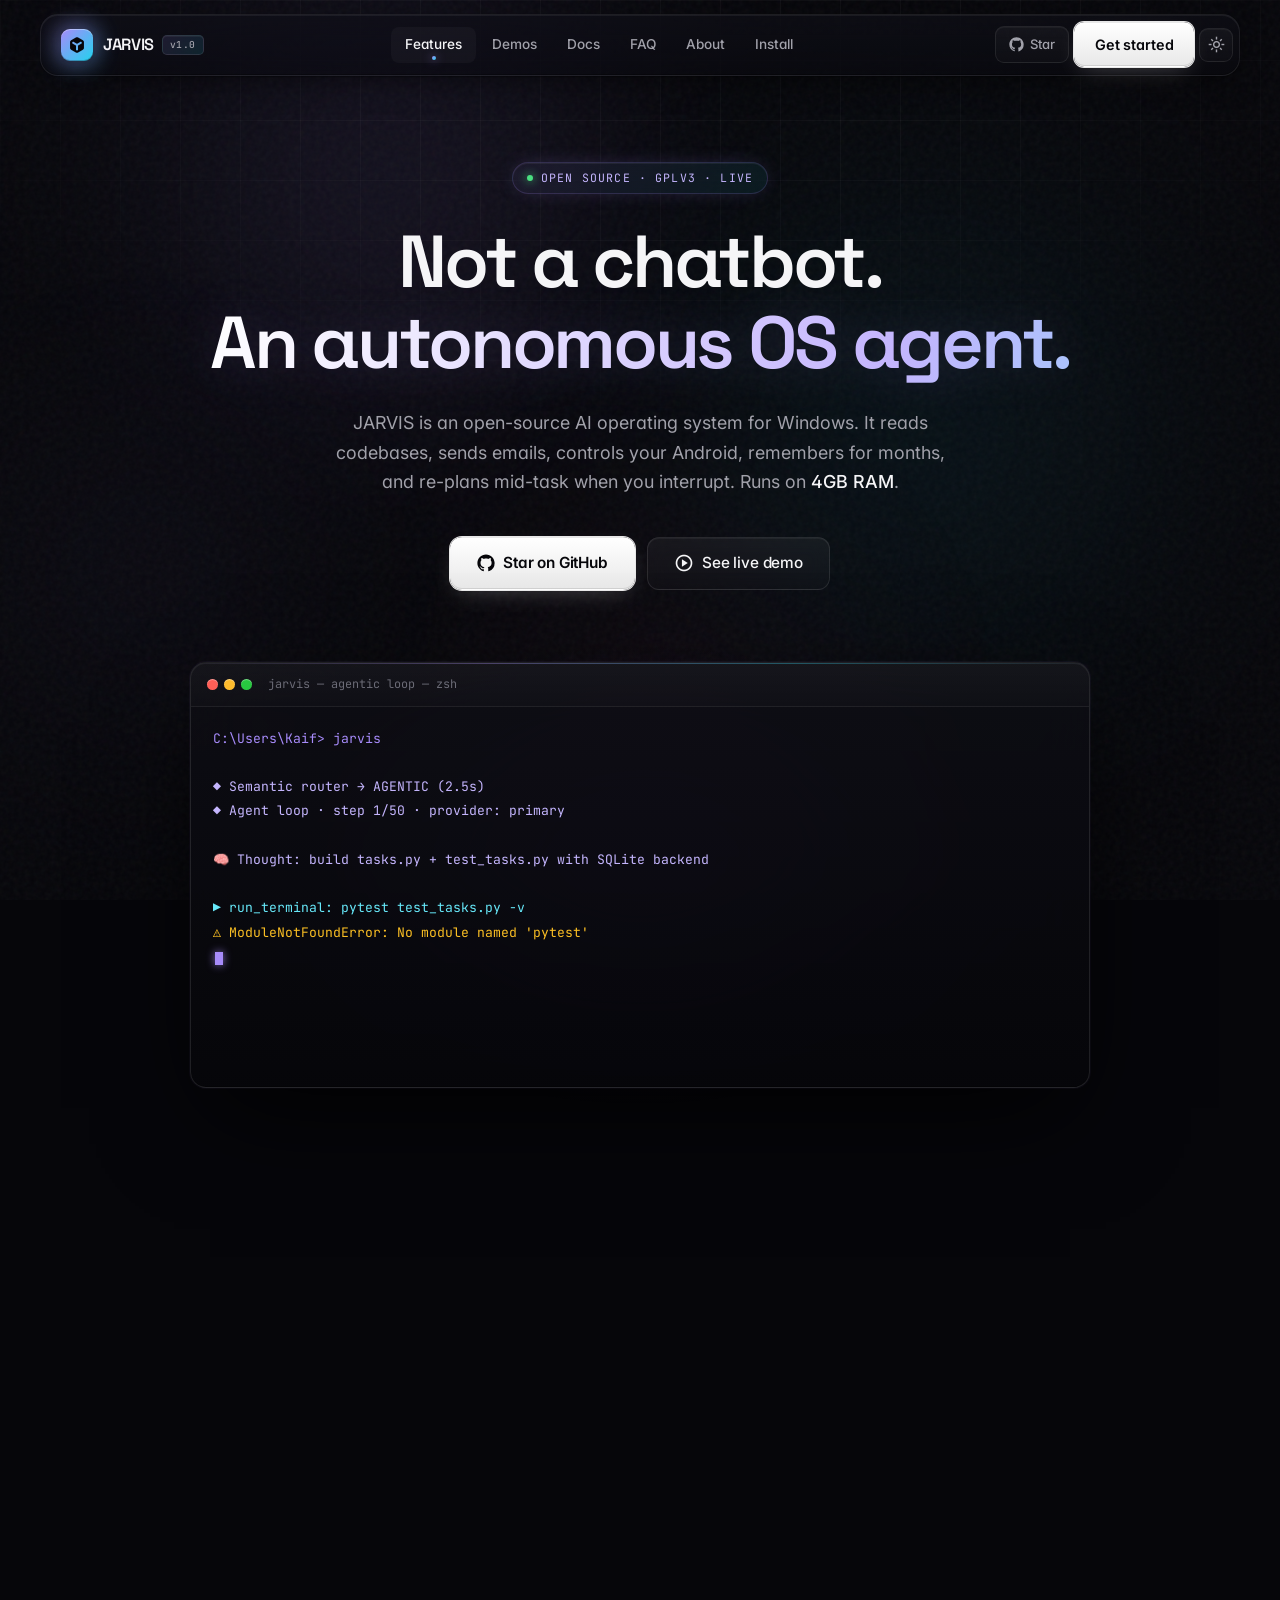
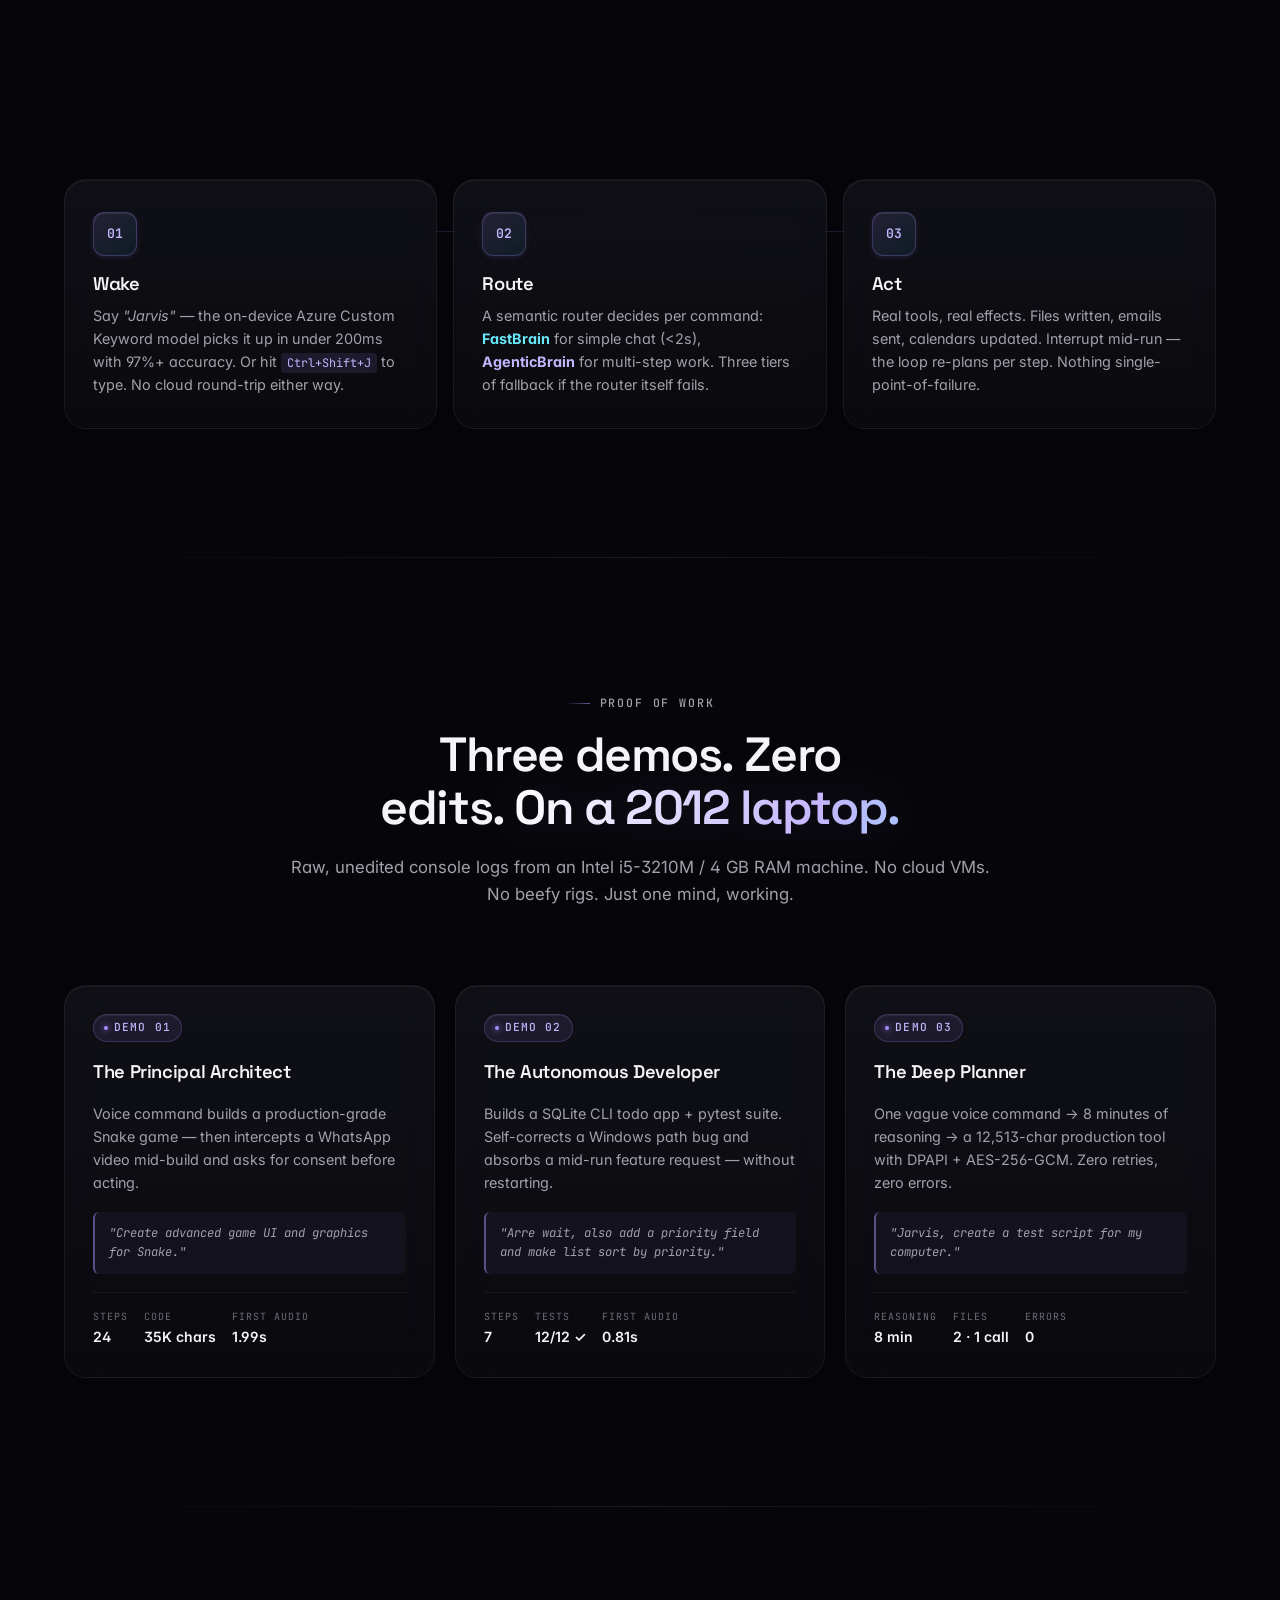
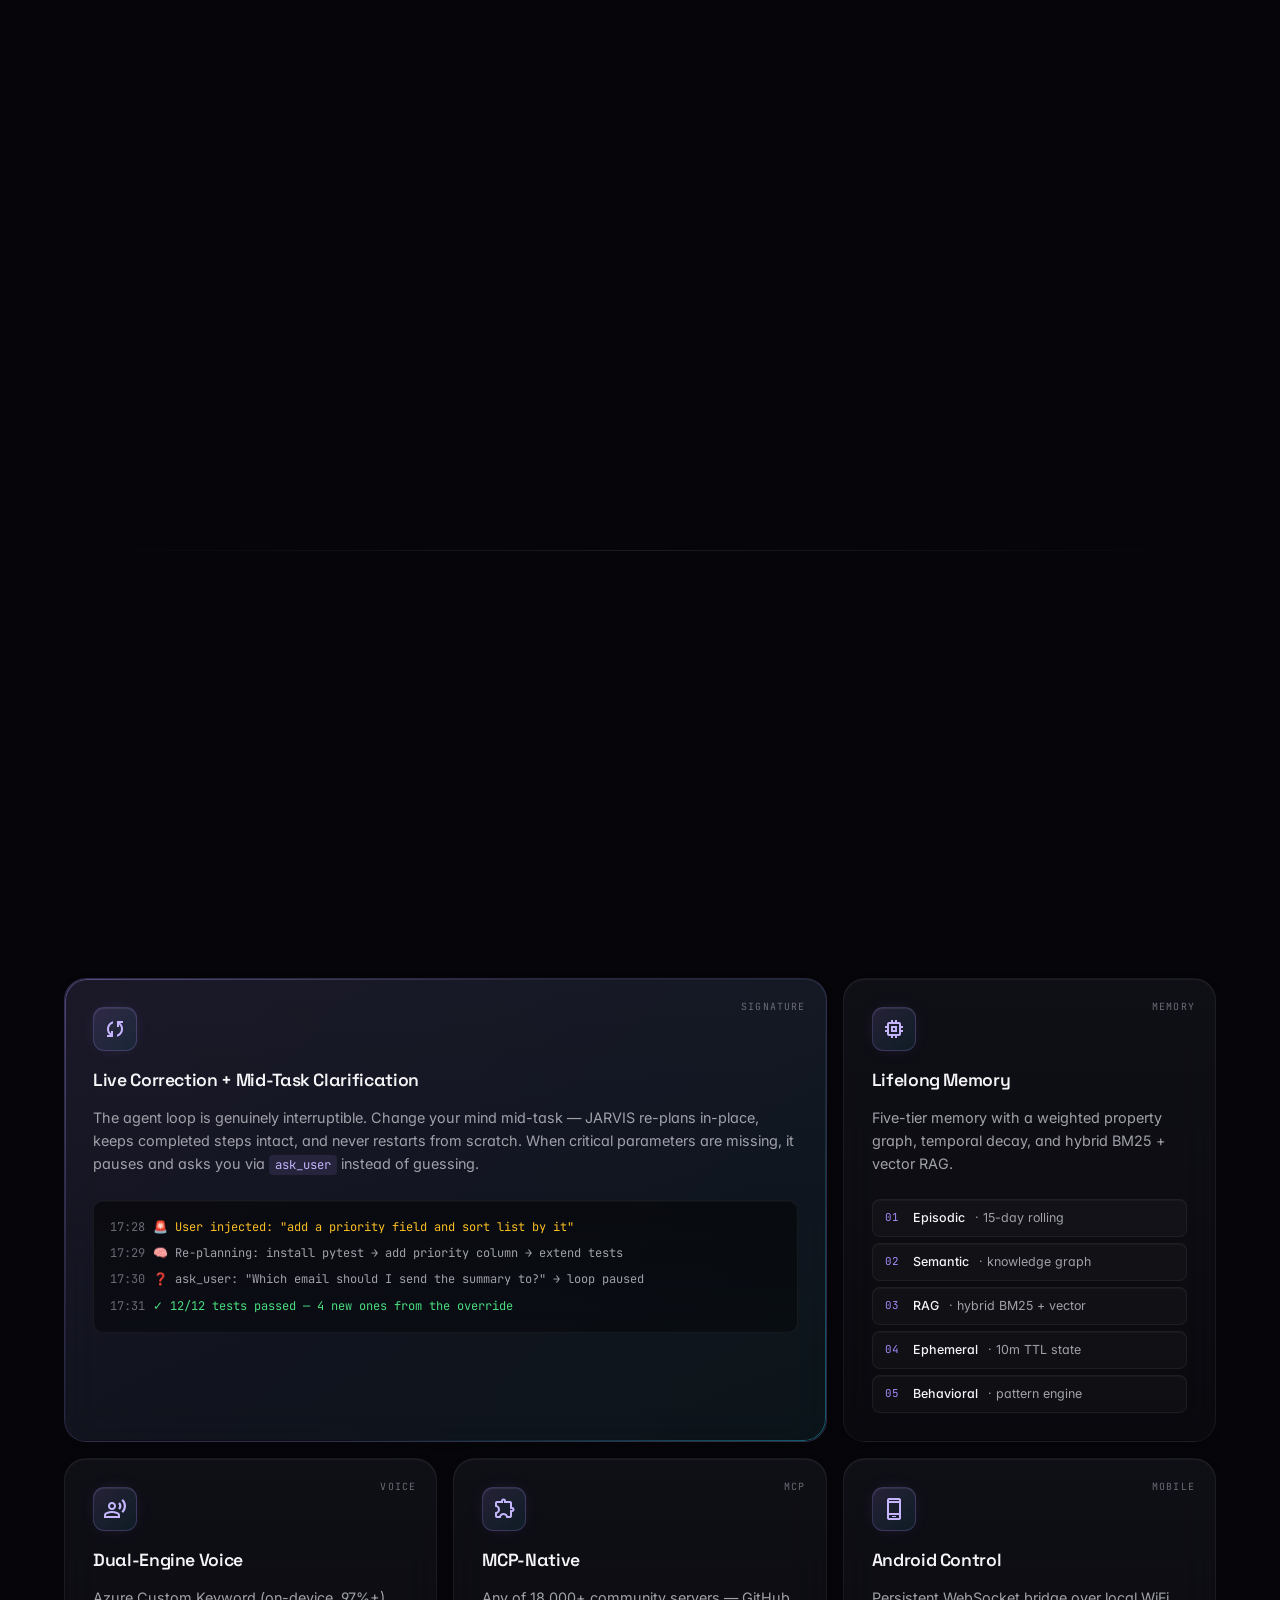
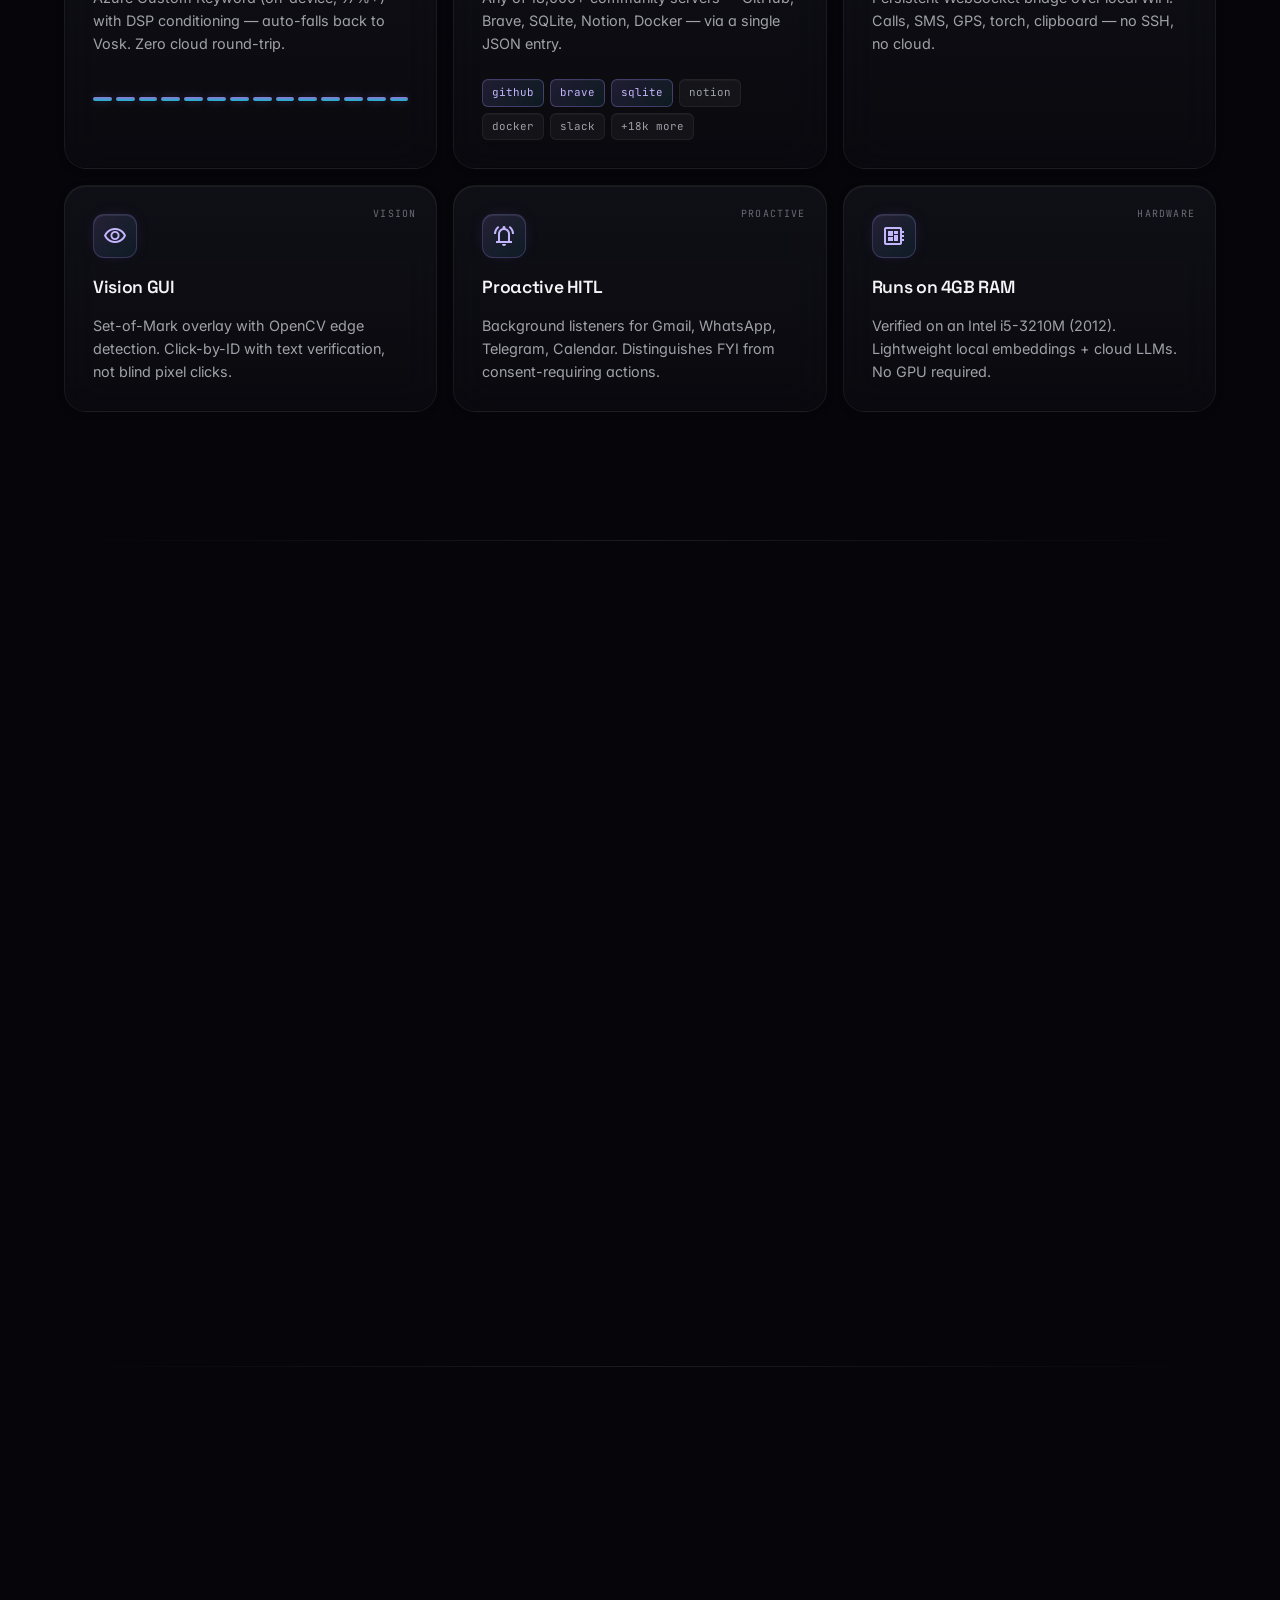
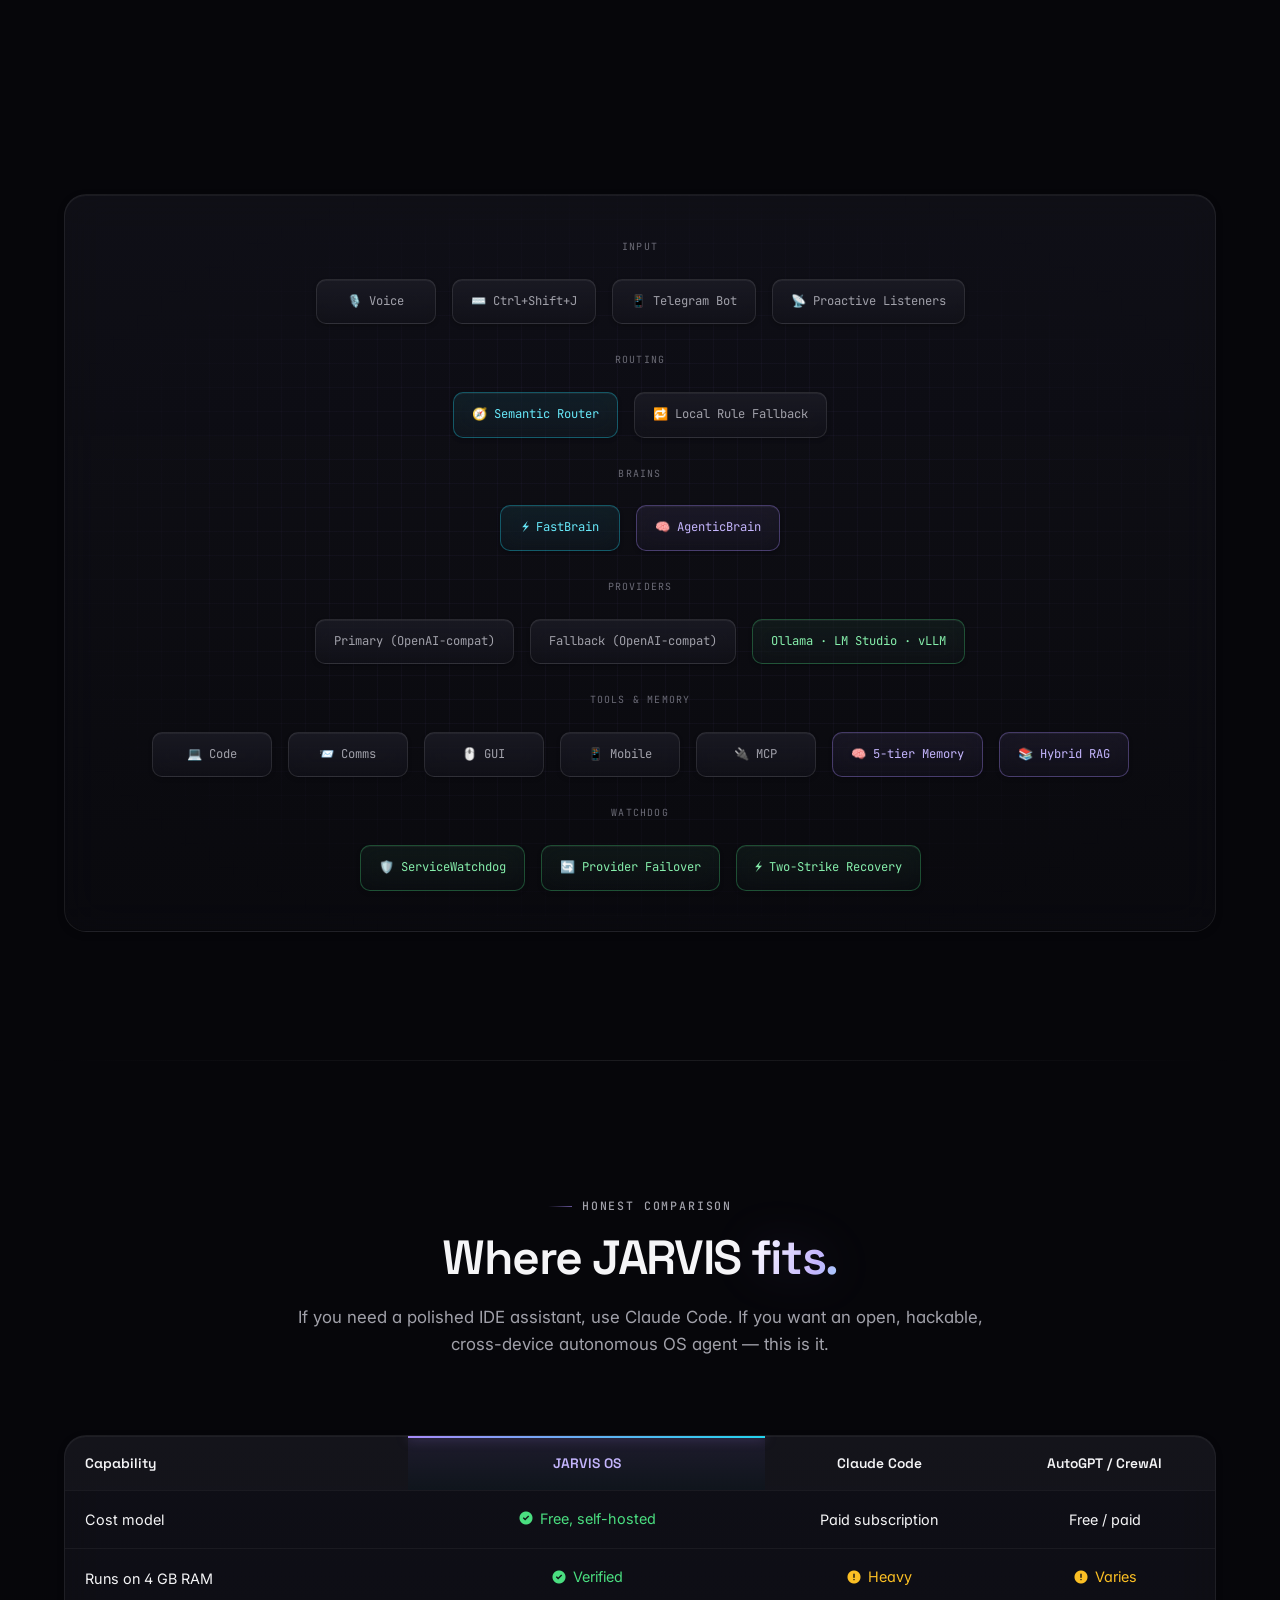
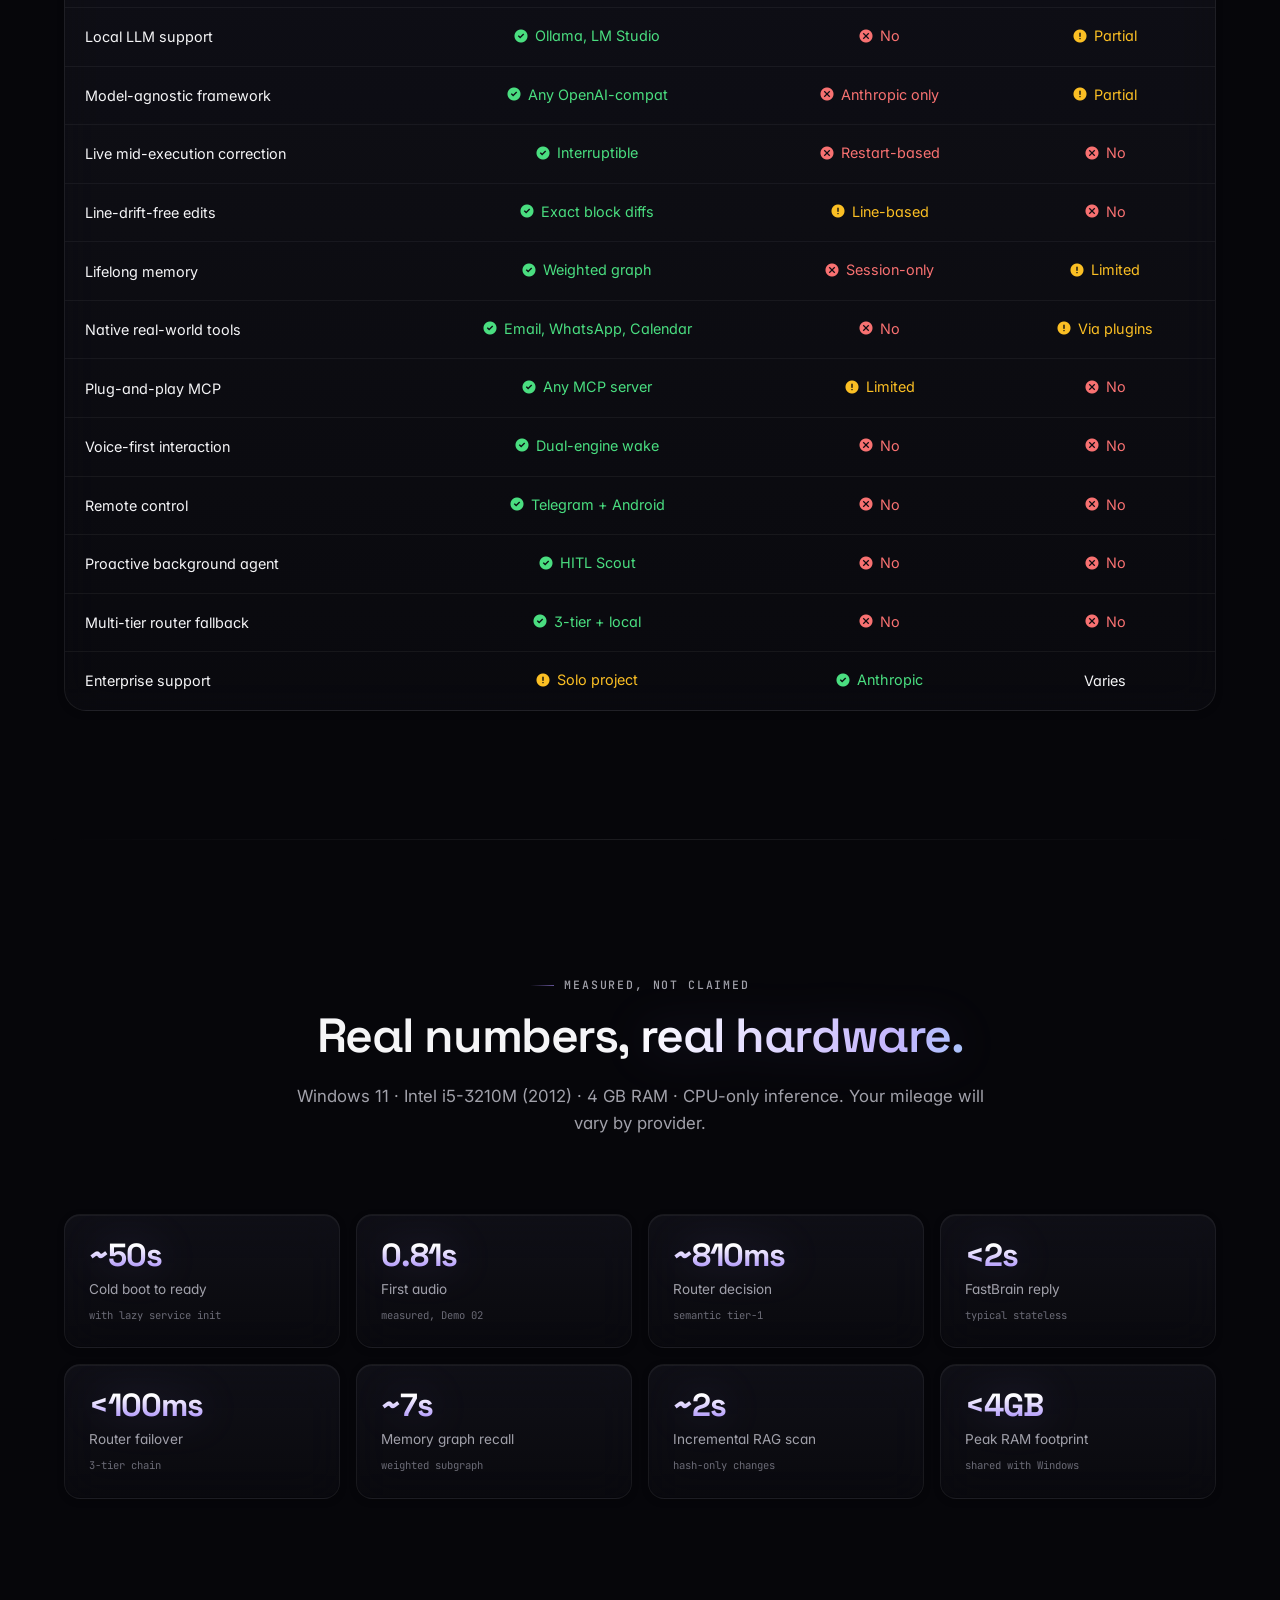
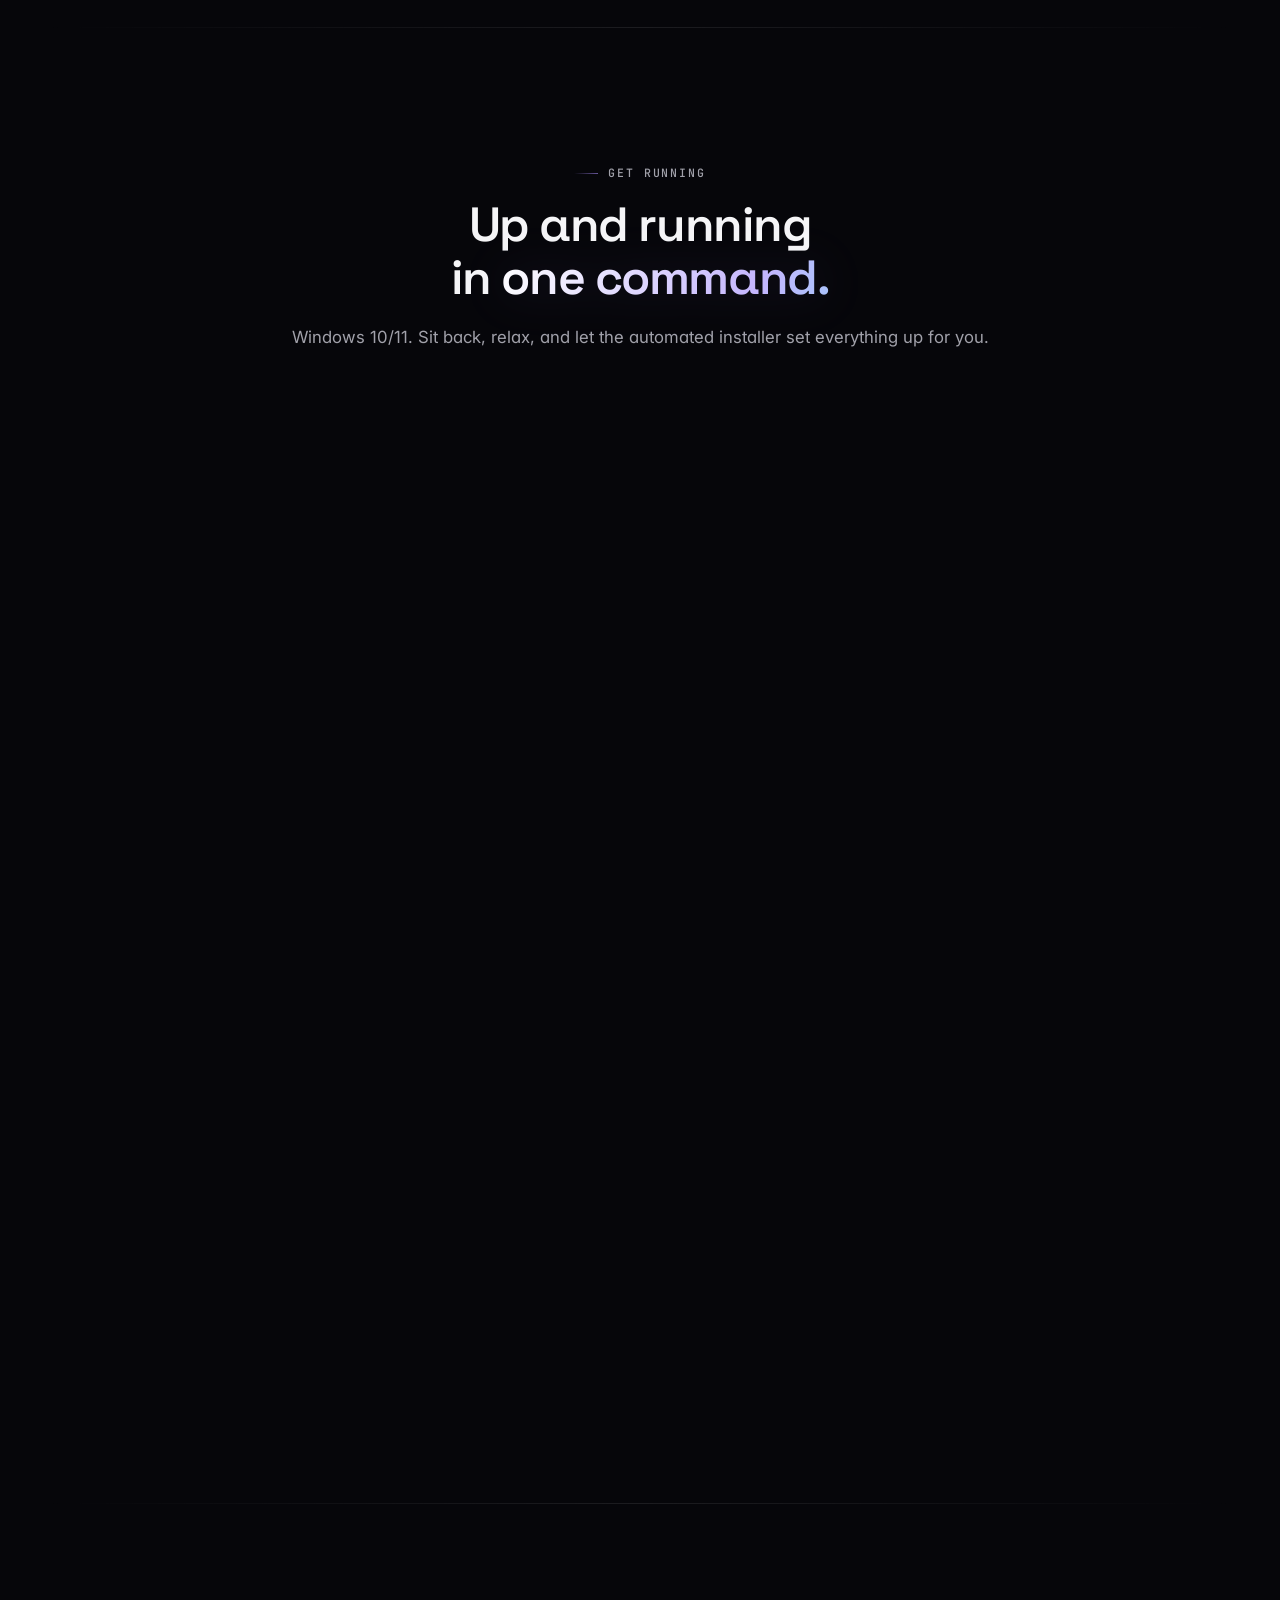
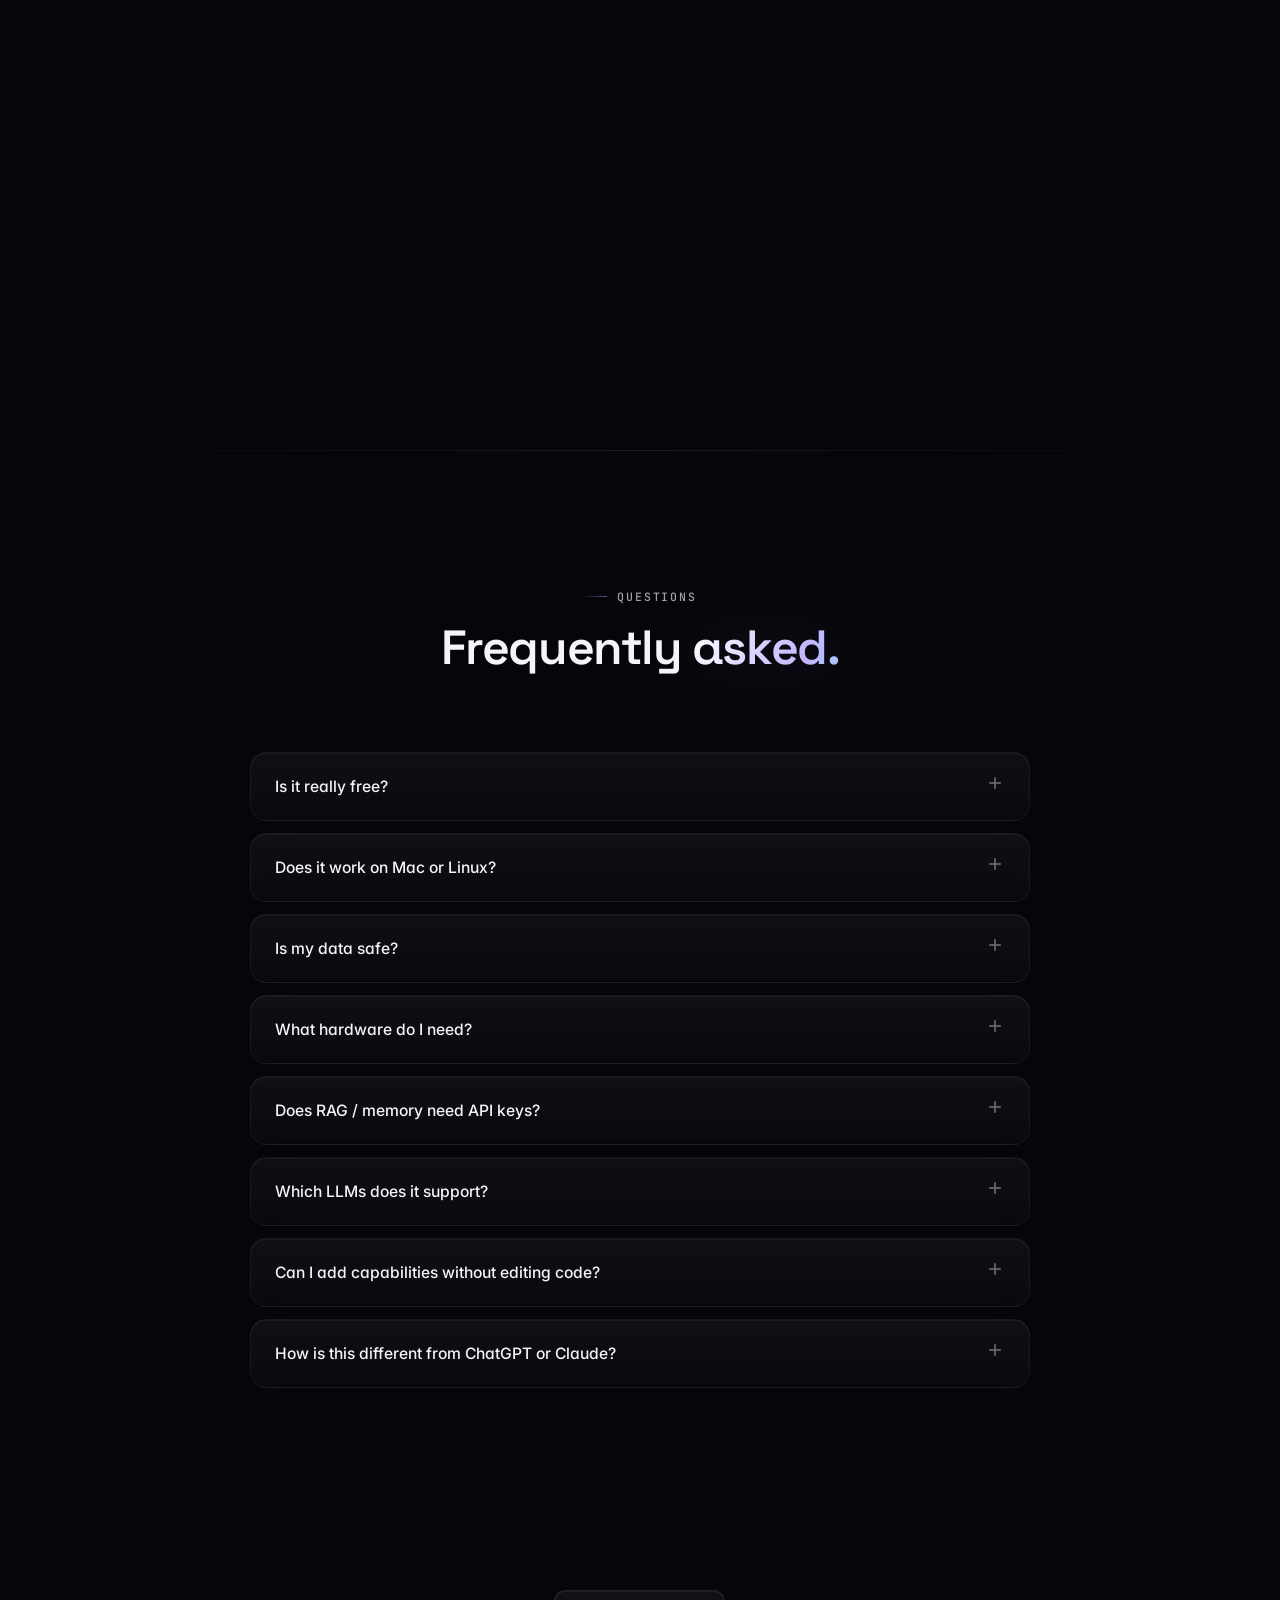
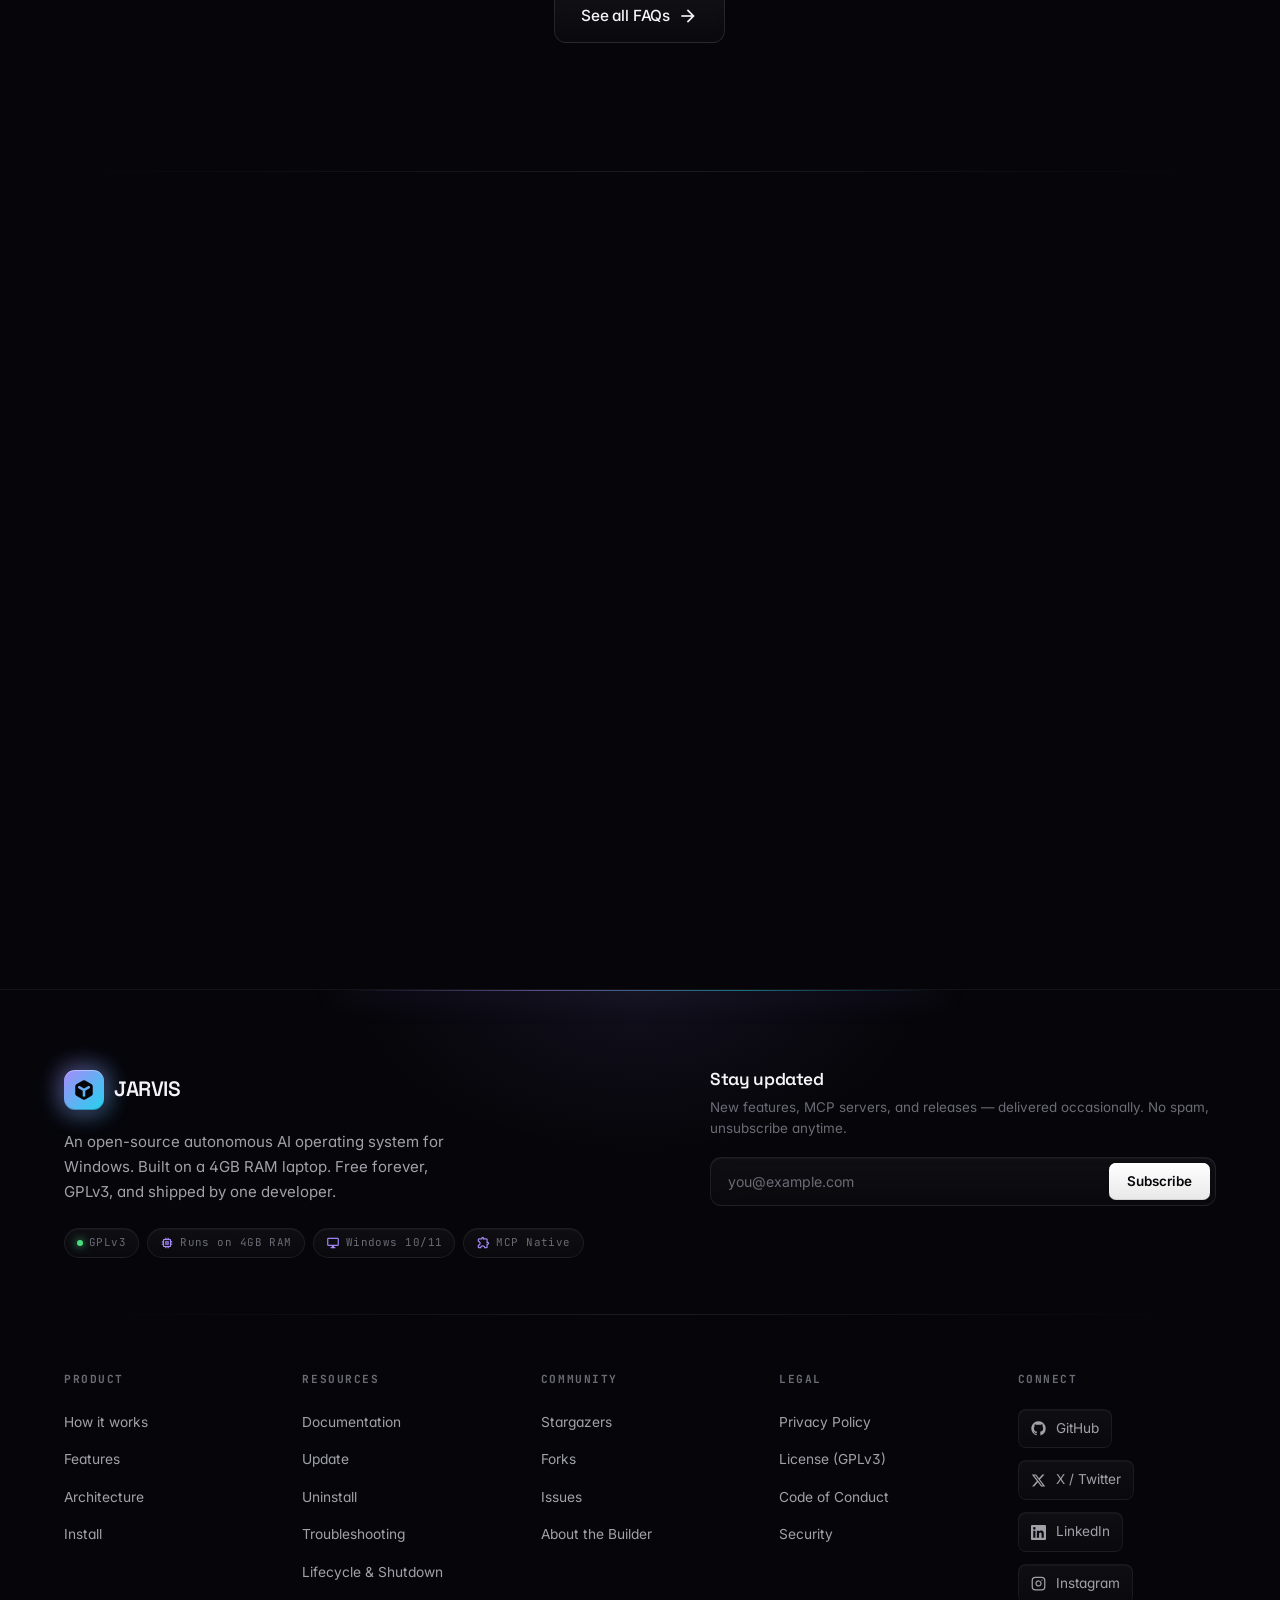
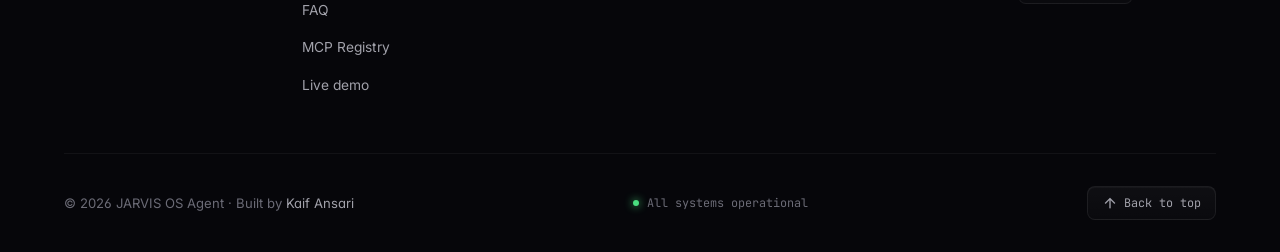
<file: public/index.html>
<!DOCTYPE html>
<html lang="en">
<head>
<meta charset="UTF-8" />
<meta name="viewport" content="width=device-width, initial-scale=1, viewport-fit=cover" />

<title>JARVIS — Autonomous AI OS Agent for Windows | Open Source</title>
<meta name="description" content="JARVIS is an open-source autonomous AI operating system for Windows. Controls your PC, Android phone, files & lifelong memory — live mid-execution correction, dual-engine voice, 18,000+ MCP tools. Runs on 4GB RAM. GPLv3." />
<meta name="author" content="Kaif Ansari" />
<meta name="keywords" content="AI agent, autonomous AI, OS agent, Windows AI assistant, JARVIS, open source AI, MCP, Model Context Protocol, local LLM, offline AI, developer tools, AI automation, GPLv3, dual-brain AI" />
<meta name="robots" content="index, follow, max-image-preview:large, max-snippet:-1, max-video-preview:-1" />
<meta name="googlebot" content="index, follow" />
<link rel="canonical" href="https://jarvis-os-agent.vercel.app/" />

<meta name="theme-color" content="#06060a" />
<meta name="color-scheme" content="dark" />
<script>
(function(){
  try {
    var t = localStorage.getItem('jarvis-theme') || 'dark';
    document.documentElement.dataset.jarvisTheme = t;
  } catch(e) {
    document.documentElement.dataset.jarvisTheme = 'dark';
  }
})();
</script>
<meta name="format-detection" content="telephone=no" />
<meta name="mobile-web-app-capable" content="yes" />
<meta name="apple-mobile-web-app-capable" content="yes" />
<meta name="apple-mobile-web-app-status-bar-style" content="black-translucent" />
<meta name="apple-mobile-web-app-title" content="JARVIS" />

<meta property="og:type" content="website" />
<meta property="og:site_name" content="JARVIS OS Agent" />
<meta property="og:url" content="https://jarvis-os-agent.vercel.app/" />
<meta property="og:locale" content="en_US" />
<meta property="og:title" content="JARVIS — Autonomous AI OS Agent for Windows" />
<meta property="og:description" content="Not a chatbot. An autonomous OS agent. Controls your PC, Android, files & lifelong memory — live mid-execution correction, dual-engine voice, 18K+ MCP tools. Runs on 4GB RAM. Open source, GPLv3." />
<meta property="og:image" content="https://jarvis-os-agent.vercel.app/screenshots/agent_panel.PNG" />
<meta property="og:image:width" content="1200" />
<meta property="og:image:height" content="630" />
<meta property="og:image:alt" content="JARVIS Agent Panel showing live thought stream via ZMQ" />

<meta name="twitter:card" content="summary_large_image" />
<meta name="twitter:site" content="@thekaifansari01" />
<meta name="twitter:creator" content="@thekaifansari01" />
<meta name="twitter:title" content="JARVIS — Autonomous AI OS Agent for Windows" />
<meta name="twitter:description" content="An open-source AI OS agent that actually runs your PC — not just your code. Live mid-execution correction. Lifelong memory. 18K+ MCP tools. Runs on 4GB RAM." />
<meta name="twitter:image" content="https://jarvis-os-agent.vercel.app/screenshots/agent_panel.PNG" />

<link rel="icon" type="image/svg+xml" href="data:image/svg+xml,%3Csvg xmlns='http://www.w3.org/2000/svg' viewBox='0 0 24 24'%3E%3Cdefs%3E%3ClinearGradient id='g' x1='0' y1='0' x2='1' y2='1'%3E%3Cstop offset='0' stop-color='%23a78bfa'/%3E%3Cstop offset='1' stop-color='%2322d3ee'/%3E%3C/linearGradient%3E%3C/defs%3E%3Crect width='24' height='24' rx='6' fill='url(%23g)'/%3E%3Cpath d='M12 4L4 8l8 4 8-4-8-4z M4 16l8 4 8-4 M4 12l8 4 8-4' stroke='%2306060a' stroke-width='1.8' fill='none' stroke-linejoin='round'/%3E%3C/svg%3E" />

<link rel="preconnect" href="https://fonts.googleapis.com">
<link rel="preconnect" href="https://fonts.gstatic.com" crossorigin>
<link href="https://fonts.googleapis.com/css2?family=Inter:wght@300;400;500;600;700;800&family=Space+Grotesk:wght@400;500;600;700&family=JetBrains+Mono:wght@400;500;600&display=swap" rel="stylesheet">
<link rel="stylesheet" href="https://fonts.googleapis.com/css2?family=Material+Symbols+Outlined:opsz,wght,FILL,GRAD@20..48,100..700,0..1,-50..200&display=swap" />

<script type="application/ld+json">
{
  "@context": "https://schema.org",
  "@type": "SoftwareApplication",
  "name": "JARVIS OS Agent",
  "alternateName": "JARVIS",
  "applicationCategory": "DeveloperApplication",
  "applicationSubCategory": "AI Operating System",
  "operatingSystem": "Windows 10, Windows 11",
  "softwareVersion": "1.0",
  "description": "An open-source autonomous AI operating system for Windows. Controls your PC, Android phone, files, and lifelong memory — with live mid-execution correction, dual-engine voice, and 18,000+ MCP tools. Runs on 4GB RAM.",
  "url": "https://jarvis-os-agent.vercel.app/",
  "downloadUrl": "https://github.com/thekaifansari01/Jarvis-OS-Agent",
  "softwareHelp": "https://jarvis-os-agent.vercel.app/documentation",
  "license": "https://www.gnu.org/licenses/gpl-3.0.html",
  "offers": {
    "@type": "Offer",
    "price": "0",
    "priceCurrency": "USD",
    "availability": "https://schema.org/InStock"
  },
  "author": {
    "@type": "Person",
    "name": "Kaif Ansari",
    "url": "https://github.com/thekaifansari01",
    "sameAs": [
      "https://twitter.com/thekaifansari01",
      "https://linkedin.com/in/thekaifansari01",
      "https://instagram.com/thekaifansari01"
    ]
  },
  "featureList": [
    "Live mid-execution correction",
    "Lifelong episodic memory (5-tier)",
    "Dual-engine wake word (Azure + Vosk)",
    "MCP-native tool integration (18K+ servers)",
    "Android phone control via Termux bridge",
    "Proactive HITL automation",
    "Runs on 4GB RAM",
    "Open source, GPLv3"
  ]
}
</script>

<script type="application/ld+json">
{
  "@context": "https://schema.org",
  "@type": "Organization",
  "name": "JARVIS OS Agent",
  "alternateName": "JARVIS",
  "url": "https://jarvis-os-agent.vercel.app/",
  "logo": "https://jarvis-os-agent.vercel.app/screenshots/agent_panel.PNG",
  "description": "An open-source autonomous AI operating system for Windows. Built by a solo developer on a 4GB RAM laptop.",
  "founder": {
    "@type": "Person",
    "name": "Kaif Ansari",
    "url": "https://github.com/thekaifansari01",
    "jobTitle": "Solo Developer"
  },
  "sameAs": [
    "https://github.com/thekaifansari01/Jarvis-OS-Agent",
    "https://twitter.com/thekaifansari01",
    "https://linkedin.com/in/thekaifansari01"
  ]
}
</script>

<script type="application/ld+json">
{
  "@context": "https://schema.org",
  "@type": "FAQPage",
  "mainEntity": [
    {
      "@type": "Question",
      "name": "Is JARVIS really free?",
      "acceptedAnswer": {
        "@type": "Answer",
        "text": "Yes. JARVIS is GPLv3 and free forever. You can run it entirely on local LLMs with zero API cost, or mix free-tier cloud providers. No subscription, no feature gate, no telemetry."
      }
    },
    {
      "@type": "Question",
      "name": "Does JARVIS work on Mac or Linux?",
      "acceptedAnswer": {
        "@type": "Answer",
        "text": "Currently Windows-only (Windows 10/11). GUI automation, PC monitor, and the Termux bridge assume Windows paths and APIs. Cross-platform support is on the roadmap."
      }
    },
    {
      "@type": "Question",
      "name": "Is my data safe with JARVIS?",
      "acceptedAnswer": {
        "@type": "Answer",
        "text": "Credentials are AES-encrypted locally. Conversation history and memory graphs stay on disk. Only LLM API calls leave your machine — and you can switch to local models entirely with zero cloud calls."
      }
    },
    {
      "@type": "Question",
      "name": "What hardware do I need to run JARVIS?",
      "acceptedAnswer": {
        "@type": "Answer",
        "text": "JARVIS was developed on an Intel i5-3210M with 4 GB RAM. If your machine can run Windows 11 and a browser, it can run JARVIS. More RAM means snappier local embeddings and faster boot."
      }
    },
    {
      "@type": "Question",
      "name": "Does RAG or memory need API keys?",
      "acceptedAnswer": {
        "@type": "Answer",
        "text": "No. Both the LTM semantic graph and RAG index use the local BAAI/bge-small-en-v1.5 model (33M params, ~130 MB). Embeddings run on CPU with zero cloud calls, quotas, or cost. Only LLM, voice, and comms need keys."
      }
    },
    {
      "@type": "Question",
      "name": "Which LLMs does JARVIS support?",
      "acceptedAnswer": {
        "@type": "Answer",
        "text": "Any OpenAI-compatible endpoint. Configure two providers — PRIMARY_* and FALLBACK_* — and JARVIS auto-routes on failure. Works with Groq, Regolo, OpenRouter, Gemini's OpenAI endpoint, Ollama, LM Studio, vLLM, or any OpenAI-schema API."
      }
    },
    {
      "@type": "Question",
      "name": "Can I add capabilities without editing code?",
      "acceptedAnswer": {
        "@type": "Answer",
        "text": "Yes — via MCP (Model Context Protocol). Run 'jarvis mcp add <name> <command>' in your terminal or edit Data/mcp_servers.json, and JARVIS hot-reloads the server live with zero restarts. Over 18,000 pre-built community servers exist."
      }
    },
    {
      "@type": "Question",
      "name": "How is JARVIS different from ChatGPT or Claude?",
      "acceptedAnswer": {
        "@type": "Answer",
        "text": "Those are chat interfaces. JARVIS is an agent — it takes actions on your actual system, remembers you across months, corrects itself mid-task, and reaches out proactively. It doesn't just answer; it does."
      }
    },
    {
      "@type": "Question",
      "name": "How do I update JARVIS?",
      "acceptedAnswer": {
        "@type": "Answer",
        "text": "Run 'jarvis update' or use the PowerShell update.ps1 one-liner. Both back up .env, the memory graph, and MCP config to your Desktop before touching any file. Use 'jarvis update --check' to see current status, 'jarvis update --rollback' to revert, and 'jarvis update --channel stable|edge|pinned' to switch release channels. Full guide at /documentation/update."
      }
    },
    {
      "@type": "Question",
      "name": "How do I uninstall JARVIS?",
      "acceptedAnswer": {
        "@type": "Answer",
        "text": "One PowerShell command. The uninstaller stops all background services, cleans the Windows registry, removes PATH entries and CLI shims, and deletes the install folder including .venv, node_modules, and cached embedding models. It automatically prompts to back up your .env API keys, Lifelong Memory Graph, and MCP config to the Desktop first (default Yes). Full guide at /documentation/uninstall."
      }
    }
  ]
}
</script>

<style>
:root {
  --bg: #06060a;
  --bg-2: #0a0a11;
  --bg-elev: #0f0f18;
  --surface: rgba(255, 255, 255, 0.03);
  --surface-hover: rgba(255, 255, 255, 0.055);
  --border: rgba(255, 255, 255, 0.07);
  --border-strong: rgba(255, 255, 255, 0.13);
  --border-bright: rgba(255, 255, 255, 0.22);
  --text: #f5f5f7;
  --text-dim: #a1a1aa;
  --text-muted: #6b6b76;
  --accent: #a78bfa;
  --accent-rgb: 167, 139, 250;
  --accent-2: #22d3ee;
  --accent-2-rgb: 34, 211, 238;
  --accent-3: #f472b6;
  --success: #4ade80;
  --warning: #fbbf24;
  --danger: #f87171;
  --radius-sm: 10px;
  --radius: 16px;
  --radius-lg: 22px;
  --radius-xl: 28px;
  --radius-pill: 999px;
  --max-w: 1200px;
  --nav-h: 62px;
  --ease-out: cubic-bezier(0.16, 1, 0.3, 1);
  --ease-in-out: cubic-bezier(0.65, 0, 0.35, 1);
  --ease-spring: cubic-bezier(0.34, 1.56, 0.64, 1);
  --shadow-sm: 0 1px 2px rgba(0,0,0,0.4), 0 2px 8px -2px rgba(0,0,0,0.3);
  --shadow-md: 0 4px 12px -4px rgba(0,0,0,0.5), 0 12px 32px -8px rgba(0,0,0,0.4);
  --shadow-lg: 0 8px 24px -8px rgba(0,0,0,0.6), 0 24px 60px -20px rgba(0,0,0,0.5);
  --shadow-xl: 0 16px 48px -12px rgba(0,0,0,0.7), 0 40px 100px -30px rgba(0,0,0,0.6);
  --inset-top: inset 0 1px 0 0 rgba(255, 255, 255, 0.06);
  --inset-top-strong: inset 0 1px 0 0 rgba(255, 255, 255, 0.09);
  --inset-glow: inset 0 0 60px -20px rgba(167, 139, 250, 0.15);
}

*, *::before, *::after { box-sizing: border-box; margin: 0; padding: 0; }
html { scroll-behavior: smooth; -webkit-text-size-adjust: 100%; overflow-x: hidden; }
body {
  font-family: 'Inter', system-ui, -apple-system, sans-serif;
  background: var(--bg);
  color: var(--text);
  line-height: 1.6;
  font-size: 16px;
  -webkit-font-smoothing: antialiased;
  -moz-osx-font-smoothing: grayscale;
  overflow-x: hidden;
  min-height: 100vh;
  font-feature-settings: 'ss01', 'cv11', 'cv02';
}
img, svg { display: block; max-width: 100%; }
a { color: inherit; text-decoration: none; }
button { font-family: inherit; cursor: pointer; border: none; background: none; color: inherit; }
ul { list-style: none; }
input { font-family: inherit; }
::selection { background: rgba(167, 139, 250, 0.35); color: #ffffff; }

.material-symbols-outlined {
  font-family: 'Material Symbols Outlined';
  font-weight: 400;
  font-style: normal;
  font-size: 22px;
  line-height: 1;
  letter-spacing: normal;
  text-transform: none;
  display: inline-block;
  white-space: nowrap;
  word-wrap: normal;
  direction: ltr;
  -webkit-font-feature-settings: 'liga';
  -webkit-font-smoothing: antialiased;
  user-select: none;
  font-variation-settings: 'FILL' 0, 'wght' 400, 'GRAD' 0, 'opsz' 24;
}

h1, h2, h3, h4 {
  font-family: 'Space Grotesk', 'Inter', sans-serif;
  font-weight: 600;
  letter-spacing: -0.03em;
  line-height: 1.1;
  text-wrap: balance;
}
h1 { font-size: clamp(2.4rem, 6vw, 4.6rem); letter-spacing: -0.045em; }
h2 { font-size: clamp(1.9rem, 4vw, 3rem); }
h3 { font-size: clamp(1.15rem, 1.6vw, 1.4rem); letter-spacing: -0.02em; }

.gradient-text {
  background: linear-gradient(110deg, #ffffff 0%, #c4b5fd 40%, #67e8f9 80%, #ffffff 100%);
  background-size: 200% auto;
  -webkit-background-clip: text;
  background-clip: text;
  color: transparent;
  animation: gradientShift 8s ease infinite;
  display: inline-block;
  filter: drop-shadow(0 0 24px rgba(167, 139, 250, 0.15));
}
@keyframes gradientShift {
  0%, 100% { background-position: 0% center; }
  50% { background-position: 100% center; }
}

.eyebrow {
  font-family: 'JetBrains Mono', monospace;
  font-size: 0.72rem;
  font-weight: 500;
  color: var(--text-dim);
  letter-spacing: 0.16em;
  text-transform: uppercase;
  display: inline-flex;
  align-items: center;
  gap: 10px;
}
.eyebrow::before {
  content: '';
  width: 24px;
  height: 1px;
  background: linear-gradient(90deg, transparent, rgba(167, 139, 250, 0.6));
}
.mono { font-family: 'JetBrains Mono', monospace; }

.container { width: 100%; max-width: var(--max-w); margin: 0 auto; padding: 0 24px; }
.section { padding: clamp(72px, 10vw, 140px) 0; position: relative; }
.section-head { max-width: 720px; margin: 0 auto clamp(48px, 6vw, 80px); text-align: center; }
.section-head h2 { margin: 16px 0 20px; }
.section-head p { color: var(--text-dim); font-size: 1.05rem; }
.divider {
  height: 1px;
  background: linear-gradient(90deg, transparent, rgba(255, 255, 255, 0.09), transparent);
  margin: 0 auto;
  max-width: var(--max-w);
}

.cursor-glow {
  position: fixed;
  top: 0; left: 0;
  width: 500px; height: 500px;
  border-radius: 50%;
  background: radial-gradient(circle, rgba(167, 139, 250, 0.10), transparent 60%);
  pointer-events: none;
  z-index: 1;
  transform: translate3d(-50%, -50%, 0);
  transition: opacity 0.4s;
  will-change: transform;
  opacity: 0;
  mix-blend-mode: screen;
}
body.cursor-active .cursor-glow { opacity: 1; }

.bg-layer { position: fixed; inset: 0; pointer-events: none; z-index: -1; overflow: hidden; }
.bg-grid {
  position: absolute; inset: 0;
  background-image:
    linear-gradient(rgba(255,255,255,0.03) 1px, transparent 1px),
    linear-gradient(90deg, rgba(255,255,255,0.03) 1px, transparent 1px);
  background-size: 60px 60px;
  mask-image: radial-gradient(ellipse 90% 70% at 50% 0%, #000 30%, transparent 75%);
  -webkit-mask-image: radial-gradient(ellipse 90% 70% at 50% 0%, #000 30%, transparent 75%);
}
.bg-noise {
  position: absolute; inset: 0;
  opacity: 0.045;
  background-image: url("data:image/svg+xml,%3Csvg viewBox='0 0 200 200' xmlns='http://www.w3.org/2000/svg'%3E%3Cfilter id='n'%3E%3CfeTurbulence type='fractalNoise' baseFrequency='0.85' numOctaves='3' stitchTiles='stitch'/%3E%3C/filter%3E%3Crect width='100%25' height='100%25' filter='url(%23n)'/%3E%3C/svg%3E");
  mix-blend-mode: overlay;
  pointer-events: none;
}
.orb {
  position: absolute;
  border-radius: 50%;
  filter: blur(120px);
  opacity: 0.55;
  animation: floatOrb 26s ease-in-out infinite;
  will-change: transform;
}
.orb-1 { top: -15%; left: 5%; width: 640px; height: 640px; background: radial-gradient(circle, rgba(167,139,250,0.28), transparent 65%); }
.orb-2 { top: 8%; right: 0%; width: 720px; height: 720px; background: radial-gradient(circle, rgba(34,211,238,0.16), transparent 65%); animation-delay: -8s; }
.orb-3 { bottom: -10%; left: 30%; width: 560px; height: 560px; background: radial-gradient(circle, rgba(244,114,182,0.10), transparent 70%); animation-delay: -15s; }
.orb-4 { top: 40%; left: -5%; width: 420px; height: 420px; background: radial-gradient(circle, rgba(167,139,250,0.14), transparent 70%); animation-delay: -4s; }
@keyframes floatOrb {
  0%, 100% { transform: translate3d(0, 0, 0) scale(1); }
  33% { transform: translate3d(60px, -40px, 0) scale(1.08); }
  66% { transform: translate3d(-40px, 40px, 0) scale(0.96); }
}

.scroll-progress {
  position: fixed;
  top: 0; left: 0;
  height: 2px;
  width: 0;
  background: linear-gradient(90deg, #a78bfa, #22d3ee, #a78bfa);
  background-size: 200% auto;
  animation: gradientShift 4s ease infinite;
  z-index: 1000;
  box-shadow: 0 0 14px rgba(167, 139, 250, 0.6);
  transition: width 0.05s linear;
}

.nav {
  position: fixed;
  top: 14px;
  left: 50%;
  transform: translateX(-50%);
  width: calc(100% - 32px);
  max-width: var(--max-w);
  z-index: 100;
  transition: top 0.45s var(--ease-out);
}
.nav.scrolled { top: 8px; }
.nav-inner {
  position: relative;
  height: var(--nav-h);
  padding: 0 6px 0 20px;
  display: flex;
  align-items: center;
  justify-content: space-between;
  gap: 12px;
  border-radius: 18px;
  background: linear-gradient(180deg, rgba(15, 15, 22, 0.7), rgba(10, 10, 15, 0.6));
  backdrop-filter: blur(28px) saturate(180%);
  -webkit-backdrop-filter: blur(28px) saturate(180%);
  border: 1px solid rgba(255, 255, 255, 0.08);
  box-shadow:
    inset 0 1px 0 0 rgba(255, 255, 255, 0.06),
    inset 0 -1px 0 0 rgba(0, 0, 0, 0.3),
    0 8px 32px -8px rgba(0, 0, 0, 0.55),
    0 1px 2px rgba(0, 0, 0, 0.4);
  transition: all 0.4s var(--ease-out);
  isolation: isolate;
}
.nav-inner::before {
  content: '';
  position: absolute;
  inset: -1px;
  border-radius: inherit;
  padding: 1px;
  background: linear-gradient(135deg, rgba(167,139,250,0) 0%, rgba(167,139,250,0.4) 50%, rgba(34,211,238,0.4) 100%);
  -webkit-mask: linear-gradient(#000 0 0) content-box, linear-gradient(#000 0 0);
  -webkit-mask-composite: xor;
  mask-composite: exclude;
  opacity: 0;
  transition: opacity 0.6s var(--ease-out);
  pointer-events: none;
  z-index: -1;
}
.nav-inner::after {
  content: '';
  position: absolute;
  inset: 0;
  border-radius: inherit;
  background:
    radial-gradient(ellipse 400px 100px at 50% 0%, rgba(167, 139, 250, 0.08), transparent 70%),
    linear-gradient(180deg, rgba(255,255,255,0.02), transparent 40%);
  opacity: 0;
  transition: opacity 0.4s var(--ease-out);
  pointer-events: none;
  z-index: -1;
}
.nav.scrolled .nav-inner {
  background: linear-gradient(180deg, rgba(10, 10, 15, 0.85), rgba(6, 6, 10, 0.75));
  border-color: rgba(255, 255, 255, 0.1);
  box-shadow:
    inset 0 1px 0 0 rgba(255, 255, 255, 0.07),
    inset 0 -1px 0 0 rgba(0, 0, 0, 0.35),
    0 16px 48px -12px rgba(0, 0, 0, 0.8),
    0 0 40px -20px rgba(167, 139, 250, 0.35),
    0 1px 2px rgba(0, 0, 0, 0.5);
}
.nav.scrolled .nav-inner::before { opacity: 1; }
.nav.scrolled .nav-inner::after { opacity: 1; }

.brand {
  display: flex;
  align-items: center;
  gap: 10px;
  font-family: 'Space Grotesk', sans-serif;
  font-weight: 600;
  font-size: 1.02rem;
  letter-spacing: -0.02em;
  flex-shrink: 0;
  transition: transform 0.3s var(--ease-out);
}
.brand-mark {
  position: relative;
  width: 32px; height: 32px;
  border-radius: 9px;
  background: linear-gradient(135deg, #a78bfa, #22d3ee);
  display: grid; place-items: center;
  box-shadow:
    0 0 24px rgba(167, 139, 250, 0.35),
    inset 0 1px 0 rgba(255, 255, 255, 0.35),
    inset 0 -1px 0 rgba(0, 0, 0, 0.25),
    0 2px 4px rgba(0, 0, 0, 0.3);
  transition: transform 0.5s var(--ease-spring), box-shadow 0.4s;
  flex-shrink: 0;
}
.brand:hover .brand-mark {
  transform: rotate(-12deg) scale(1.08);
  box-shadow:
    0 0 32px rgba(167, 139, 250, 0.55),
    inset 0 1px 0 rgba(255, 255, 255, 0.4),
    inset 0 -1px 0 rgba(0, 0, 0, 0.25),
    0 4px 8px rgba(0, 0, 0, 0.4);
}
.brand-mark::after {
  content: '';
  position: absolute;
  inset: -4px;
  border-radius: 12px;
  background: linear-gradient(135deg, #a78bfa, #22d3ee);
  opacity: 0.35;
  filter: blur(12px);
  z-index: -1;
}
.brand-mark .material-symbols-outlined {
  color: #06060a;
  font-size: 18px;
  font-variation-settings: 'FILL' 1, 'wght' 700;
}
.brand-text {
  display: inline-flex;
  align-items: center;
  gap: 8px;
}
.brand-version {
  font-family: 'JetBrains Mono', monospace;
  font-size: 0.6rem;
  font-weight: 500;
  padding: 2px 7px;
  background: linear-gradient(135deg, rgba(167,139,250,0.12), rgba(34,211,238,0.12));
  border: 1px solid rgba(255, 255, 255, 0.1);
  border-radius: 5px;
  color: var(--text-dim);
  letter-spacing: 0.04em;
  line-height: 1.4;
  box-shadow: inset 0 1px 0 rgba(255, 255, 255, 0.05);
}

.nav-links {
  display: flex;
  align-items: center;
  gap: 2px;
  flex: 1;
  justify-content: center;
}
.nav-links > a {
  padding: 7px 14px;
  font-size: 0.85rem;
  font-weight: 500;
  color: var(--text-dim);
  border-radius: 8px;
  transition: color 0.2s, background 0.2s;
  position: relative;
}
.nav-links > a::before {
  content: '';
  position: absolute;
  bottom: 3px;
  left: 50%;
  transform: translateX(-50%) scale(0);
  width: 4px;
  height: 4px;
  border-radius: 50%;
  background: linear-gradient(135deg, #a78bfa, #22d3ee);
  box-shadow: 0 0 10px rgba(167, 139, 250, 0.8);
  transition: transform 0.35s var(--ease-spring);
}
.nav-links > a:hover { color: var(--text); background: var(--surface); }
.nav-links > a:hover::before { transform: translateX(-50%) scale(1); }
.nav-links > a.active { color: var(--text); background: var(--surface); }
.nav-links > a.active::before { transform: translateX(-50%) scale(1); }

.nav-links-mobile-actions { display: none; }

.nav-actions {
  display: flex;
  align-items: center;
  gap: 5px;
  flex-shrink: 0;
}
.nav-github {
  display: inline-flex;
  align-items: center;
  gap: 6px;
  padding: 7px 13px;
  border-radius: 9px;
  font-size: 0.82rem;
  font-weight: 500;
  color: var(--text-dim);
  background: linear-gradient(180deg, rgba(255, 255, 255, 0.04), rgba(255, 255, 255, 0.02));
  border: 1px solid rgba(255, 255, 255, 0.08);
  box-shadow: inset 0 1px 0 rgba(255, 255, 255, 0.04);
  transition: all 0.25s var(--ease-out);
  position: relative;
  overflow: hidden;
}
.nav-github::before {
  content: '';
  position: absolute;
  inset: 0;
  background: linear-gradient(135deg, transparent, rgba(167, 139, 250, 0.15), transparent);
  transform: translateX(-100%);
  transition: transform 0.7s var(--ease-out);
}
.nav-github:hover::before { transform: translateX(100%); }
.nav-github:hover {
  color: var(--text);
  background: linear-gradient(180deg, rgba(255, 255, 255, 0.07), rgba(255, 255, 255, 0.04));
  border-color: rgba(255, 255, 255, 0.15);
  transform: translateY(-1px);
  box-shadow: inset 0 1px 0 rgba(255, 255, 255, 0.06), 0 4px 12px -4px rgba(0, 0, 0, 0.4);
}
.nav-github svg { transition: transform 0.5s var(--ease-spring); position: relative; z-index: 1; }
.nav-github:hover svg { transform: rotate(-12deg) scale(1.1); }
.nav-github span { position: relative; z-index: 1; }
.nav-cta {
  padding: 7px 15px;
  font-size: 0.82rem;
  position: relative;
  overflow: hidden;
}

.theme-toggle {
  display: inline-flex;
  align-items: center;
  justify-content: center;
  width: 34px;
  height: 34px;
  border-radius: 9px;
  color: var(--text-dim);
  background: linear-gradient(180deg, rgba(255, 255, 255, 0.04), rgba(255, 255, 255, 0.02));
  border: 1px solid rgba(255, 255, 255, 0.08);
  box-shadow: inset 0 1px 0 rgba(255, 255, 255, 0.04);
  transition: all 0.25s var(--ease-out);
  flex-shrink: 0;
  position: relative;
  overflow: hidden;
}
.theme-toggle::before {
  content: '';
  position: absolute;
  inset: 0;
  background: radial-gradient(circle at center, rgba(167, 139, 250, 0.2), transparent 70%);
  opacity: 0;
  transition: opacity 0.3s;
}
.theme-toggle:hover::before { opacity: 1; }
.theme-toggle:hover {
  color: var(--text);
  background: linear-gradient(180deg, rgba(255, 255, 255, 0.07), rgba(255, 255, 255, 0.04));
  border-color: rgba(255, 255, 255, 0.15);
  transform: translateY(-1px);
}
.theme-toggle .material-symbols-outlined {
  font-size: 17px;
  position: relative;
  z-index: 1;
  transition: transform 0.5s var(--ease-spring);
}
.theme-toggle:hover .material-symbols-outlined { transform: rotate(25deg); }

.mobile-toggle {
  display: none;
  width: 34px; height: 34px;
  border-radius: 9px;
  align-items: center;
  justify-content: center;
  color: var(--text);
  background: linear-gradient(180deg, rgba(255, 255, 255, 0.04), rgba(255, 255, 255, 0.02));
  border: 1px solid rgba(255, 255, 255, 0.08);
  box-shadow: inset 0 1px 0 rgba(255, 255, 255, 0.04);
  flex-shrink: 0;
  transition: all 0.2s;
}
.mobile-toggle:hover { background: linear-gradient(180deg, rgba(255, 255, 255, 0.07), rgba(255, 255, 255, 0.04)); }
.mobile-toggle .material-symbols-outlined {
  font-size: 20px;
  transition: transform 0.4s var(--ease-spring);
}
.nav.mobile-open .mobile-toggle .material-symbols-outlined { transform: rotate(90deg); }

.btn {
  display: inline-flex;
  align-items: center;
  justify-content: center;
  gap: 8px;
  padding: 10px 20px;
  border-radius: 10px;
  font-size: 0.9rem;
  font-weight: 500;
  transition: all 0.25s var(--ease-out);
  white-space: nowrap;
  border: 1px solid transparent;
  letter-spacing: -0.01em;
  position: relative;
  overflow: hidden;
  will-change: transform;
}
.btn .material-symbols-outlined { font-size: 18px; position: relative; z-index: 1; }
.btn > * { position: relative; z-index: 1; }

.btn-primary {
  background: linear-gradient(180deg, #ffffff, #e8e8e8);
  color: #06060a;
  font-weight: 600;
  box-shadow:
    inset 0 1px 0 0 rgba(255, 255, 255, 0.9),
    inset 0 -1px 0 0 rgba(0, 0, 0, 0.1),
    0 0 0 1px rgba(255, 255, 255, 0.9),
    0 1px 2px rgba(0, 0, 0, 0.2),
    0 8px 24px -8px rgba(255, 255, 255, 0.25);
}
.btn-primary:hover {
  background: linear-gradient(180deg, #ffffff, #f0f0f0);
  box-shadow:
    inset 0 1px 0 0 rgba(255, 255, 255, 1),
    inset 0 -1px 0 0 rgba(0, 0, 0, 0.1),
    0 0 0 1px rgba(255, 255, 255, 1),
    0 2px 4px rgba(0, 0, 0, 0.2),
    0 14px 34px -8px rgba(255, 255, 255, 0.4);
  transform: translateY(-1px);
}
.btn-primary::before {
  content: '';
  position: absolute;
  inset: 0;
  background: linear-gradient(135deg, transparent, rgba(167, 139, 250, 0.25), transparent);
  transform: translateX(-100%);
  transition: transform 0.8s var(--ease-out);
}
.btn-primary:hover::before { transform: translateX(100%); }

.btn-ghost {
  background: linear-gradient(180deg, rgba(255, 255, 255, 0.05), rgba(255, 255, 255, 0.02));
  border-color: rgba(255, 255, 255, 0.1);
  color: var(--text);
  backdrop-filter: blur(10px);
  -webkit-backdrop-filter: blur(10px);
  box-shadow: inset 0 1px 0 rgba(255, 255, 255, 0.05);
}
.btn-ghost:hover {
  background: linear-gradient(180deg, rgba(255, 255, 255, 0.09), rgba(255, 255, 255, 0.04));
  border-color: rgba(255, 255, 255, 0.2);
  transform: translateY(-1px);
  box-shadow: inset 0 1px 0 rgba(255, 255, 255, 0.08), 0 8px 20px -8px rgba(0, 0, 0, 0.4);
}
.btn-lg { padding: 13px 26px; font-size: 0.96rem; border-radius: 12px; }
.btn-lg .material-symbols-outlined { font-size: 20px; }

.hero {
  padding: calc(var(--nav-h) + 100px) 0 60px;
  position: relative;
  text-align: center;
}
.badge {
  display: inline-flex;
  align-items: center;
  gap: 8px;
  padding: 6px 14px;
  border-radius: var(--radius-pill);
  background: linear-gradient(135deg, rgba(167,139,250,0.08), rgba(34,211,238,0.08));
  border: 1px solid rgba(167, 139, 250, 0.18);
  backdrop-filter: blur(12px);
  -webkit-backdrop-filter: blur(12px);
  font-family: 'JetBrains Mono', monospace;
  font-size: 0.72rem;
  color: #c4b5fd;
  letter-spacing: 0.1em;
  text-transform: uppercase;
  margin-bottom: 28px;
  box-shadow:
    inset 0 1px 0 rgba(255, 255, 255, 0.06),
    0 0 20px -5px rgba(167, 139, 250, 0.25);
  position: relative;
  overflow: hidden;
}
.badge::before {
  content: '';
  position: absolute;
  inset: 0;
  background: linear-gradient(90deg, transparent, rgba(255,255,255,0.1), transparent);
  transform: translateX(-100%);
  animation: badgeShine 4s ease-in-out infinite;
}
@keyframes badgeShine {
  0%, 100% { transform: translateX(-100%); }
  50% { transform: translateX(100%); }
}
.badge-dot {
  width: 6px; height: 6px; border-radius: 50%;
  background: #4ade80;
  box-shadow: 0 0 10px #4ade80;
  animation: pulseDot 2s ease-in-out infinite;
}
@keyframes pulseDot {
  0%, 100% { opacity: 1; transform: scale(1); box-shadow: 0 0 10px #4ade80; }
  50% { opacity: 0.6; transform: scale(0.85); box-shadow: 0 0 18px #4ade80; }
}
.hero h1 { max-width: 900px; margin: 0 auto 24px; }
.hero h1 .scramble-target { display: inline-block; min-height: 1em; }
.hero-sub {
  max-width: 640px;
  margin: 0 auto 40px;
  font-size: clamp(1rem, 1.4vw, 1.12rem);
  color: var(--text-dim);
  line-height: 1.65;
}
.hero-sub strong { color: var(--text); font-weight: 500; }
.hero-ctas { display: flex; flex-wrap: wrap; gap: 12px; justify-content: center; margin-bottom: 72px; }
.hero-demo-wrap { max-width: 900px; margin: 0 auto; position: relative; }
.hero-demo-wrap::before {
  content: '';
  position: absolute; inset: -60px 0;
  background: radial-gradient(ellipse at center, rgba(167, 139, 250, 0.14), transparent 60%);
  z-index: -1;
  pointer-events: none;
}

.terminal {
  background: linear-gradient(180deg, rgba(14, 14, 20, 0.9), rgba(6, 6, 10, 0.95));
  backdrop-filter: blur(28px) saturate(180%);
  -webkit-backdrop-filter: blur(28px) saturate(180%);
  border: 1px solid rgba(255, 255, 255, 0.1);
  border-radius: var(--radius);
  overflow: hidden;
  box-shadow:
    inset 0 1px 0 0 rgba(255, 255, 255, 0.06),
    inset 0 -1px 0 0 rgba(0, 0, 0, 0.3),
    0 40px 100px -20px rgba(0, 0, 0, 0.85),
    0 0 0 1px rgba(167, 139, 250, 0.05);
  text-align: left;
  position: relative;
}
.terminal::before {
  content: '';
  position: absolute;
  top: 0; left: 0; right: 0;
  height: 1px;
  background: linear-gradient(90deg, transparent, rgba(167, 139, 250, 0.5), rgba(34, 211, 238, 0.5), transparent);
  opacity: 0.6;
}
.terminal-bar {
  display: flex; align-items: center; gap: 8px;
  padding: 12px 16px;
  background: linear-gradient(180deg, rgba(255, 255, 255, 0.03), rgba(255, 255, 255, 0.01));
  border-bottom: 1px solid rgba(255, 255, 255, 0.05);
}
.traffic { display: flex; gap: 6px; }
.traffic span { width: 11px; height: 11px; border-radius: 50%; }
.traffic span:nth-child(1) { background: #ff5f57; box-shadow: inset 0 1px 0 rgba(255,255,255,0.35); }
.traffic span:nth-child(2) { background: #febc2e; box-shadow: inset 0 1px 0 rgba(255,255,255,0.35); }
.traffic span:nth-child(3) { background: #28c840; box-shadow: inset 0 1px 0 rgba(255,255,255,0.35); }
.terminal-title {
  margin-left: 8px;
  font-family: 'JetBrains Mono', monospace;
  font-size: 0.74rem;
  color: var(--text-muted);
}
.terminal-body {
  padding: 20px 22px;
  font-family: 'JetBrains Mono', monospace;
  font-size: 0.82rem;
  line-height: 1.85;
  min-height: 380px;
  max-height: 480px;
  overflow-y: auto;
  color: var(--text-dim);
  scrollbar-width: thin;
  scrollbar-color: rgba(255,255,255,0.15) transparent;
}
.terminal-body::-webkit-scrollbar { width: 6px; }
.terminal-body::-webkit-scrollbar-thumb { background: rgba(255,255,255,0.15); border-radius: 3px; }
.term-line { display: block; white-space: pre-wrap; word-break: break-word; }
.term-prompt { color: #a78bfa; }
.term-thought { color: #c4b5fd; }
.term-tool { color: #67e8f9; }
.term-warn { color: var(--warning); }
.term-success { color: #4ade80; }
.term-muted { color: var(--text-muted); }
.term-cursor {
  display: inline-block;
  width: 8px; height: 1em;
  background: #a78bfa;
  vertical-align: text-bottom;
  animation: blink 1s step-end infinite;
  margin-left: 2px;
  box-shadow: 0 0 8px rgba(167, 139, 250, 0.8);
}
@keyframes blink { 50% { opacity: 0; } }

.stats {
  display: grid;
  grid-template-columns: repeat(4, 1fr);
  gap: 1px;
  background: rgba(255, 255, 255, 0.07);
  border: 1px solid rgba(255, 255, 255, 0.07);
  border-radius: var(--radius);
  overflow: hidden;
  max-width: 1000px;
  margin: 80px auto 0;
  backdrop-filter: blur(20px);
  -webkit-backdrop-filter: blur(20px);
  box-shadow:
    inset 0 1px 0 rgba(255, 255, 255, 0.05),
    0 20px 60px -20px rgba(0, 0, 0, 0.5);
}
.stat {
  background: linear-gradient(180deg, rgba(14, 14, 20, 0.7), rgba(10, 10, 15, 0.6));
  padding: 28px 20px;
  text-align: center;
  transition: background 0.25s;
  position: relative;
  overflow: hidden;
}
.stat::before {
  content: '';
  position: absolute;
  top: 0; left: 50%;
  transform: translateX(-50%) scaleX(0);
  width: 60%;
  height: 1px;
  background: linear-gradient(90deg, transparent, rgba(167, 139, 250, 0.6), transparent);
  transition: transform 0.4s var(--ease-out);
}
.stat:hover::before { transform: translateX(-50%) scaleX(1); }
.stat:hover { background: linear-gradient(180deg, rgba(18, 18, 26, 0.8), rgba(12, 12, 18, 0.7)); }
.stat-value {
  font-family: 'Space Grotesk', sans-serif;
  font-size: 1.9rem;
  font-weight: 700;
  letter-spacing: -0.03em;
  background: linear-gradient(180deg, #ffffff 20%, #a78bfa 100%);
  -webkit-background-clip: text;
  background-clip: text;
  color: transparent;
  line-height: 1;
  margin-bottom: 8px;
  display: flex;
  justify-content: center;
  align-items: baseline;
  gap: 2px;
  filter: drop-shadow(0 0 20px rgba(167, 139, 250, 0.2));
}
.stat-label {
  font-family: 'JetBrains Mono', monospace;
  font-size: 0.7rem;
  color: var(--text-muted);
  letter-spacing: 0.1em;
  text-transform: uppercase;
}

.marquee {
  padding: 32px 0;
  border-top: 1px solid rgba(255, 255, 255, 0.06);
  border-bottom: 1px solid rgba(255, 255, 255, 0.06);
  overflow: hidden;
  position: relative;
  mask-image: linear-gradient(90deg, transparent, #000 12%, #000 88%, transparent);
  -webkit-mask-image: linear-gradient(90deg, transparent, #000 12%, #000 88%, transparent);
}
.marquee-track {
  display: flex;
  gap: 56px;
  animation: marquee 42s linear infinite;
  width: max-content;
}
.marquee:hover .marquee-track { animation-play-state: paused; }
.marquee-item {
  font-family: 'Space Grotesk', sans-serif;
  font-size: 0.92rem;
  font-weight: 500;
  color: var(--text-muted);
  white-space: nowrap;
  display: flex;
  align-items: center;
  gap: 8px;
  opacity: 0.8;
  transition: opacity 0.25s, color 0.25s;
}
.marquee-item:hover { opacity: 1; color: var(--text); }
.marquee-item .material-symbols-outlined { font-size: 17px; color: rgba(167, 139, 250, 0.6); }
@keyframes marquee {
  to { transform: translateX(-50%); }
}

.steps {
  display: grid;
  grid-template-columns: repeat(3, 1fr);
  gap: 16px;
  position: relative;
}
.steps::before {
  content: '';
  position: absolute;
  top: 52px;
  left: 16%;
  right: 16%;
  height: 1px;
  background: linear-gradient(90deg, transparent, rgba(167, 139, 250, 0.3), transparent);
}
.step {
  background:
    linear-gradient(180deg, rgba(20, 20, 28, 0.7), rgba(12, 12, 18, 0.6));
  backdrop-filter: blur(16px);
  -webkit-backdrop-filter: blur(16px);
  border: 1px solid rgba(255, 255, 255, 0.06);
  border-radius: var(--radius-lg);
  padding: 32px 28px;
  position: relative;
  transition: all 0.35s var(--ease-out);
  box-shadow:
    inset 0 1px 0 rgba(255, 255, 255, 0.05),
    inset 0 -1px 0 rgba(0, 0, 0, 0.2),
    0 2px 8px -2px rgba(0, 0, 0, 0.3);
  overflow: hidden;
}
.step::before {
  content: '';
  position: absolute;
  top: 0; left: 0; right: 0;
  height: 1px;
  background: linear-gradient(90deg, transparent, rgba(167, 139, 250, 0.4), transparent);
  opacity: 0;
  transition: opacity 0.3s;
}
.step::after {
  content: '';
  position: absolute;
  inset: 0;
  background: radial-gradient(circle at top left, rgba(167, 139, 250, 0.08), transparent 50%);
  opacity: 0;
  transition: opacity 0.4s;
  pointer-events: none;
}
.step:hover {
  border-color: rgba(167, 139, 250, 0.25);
  transform: translateY(-4px);
  background:
    linear-gradient(180deg, rgba(24, 24, 32, 0.8), rgba(14, 14, 22, 0.7));
  box-shadow:
    inset 0 1px 0 rgba(255, 255, 255, 0.08),
    inset 0 -1px 0 rgba(0, 0, 0, 0.2),
    0 20px 40px -20px rgba(0, 0, 0, 0.6),
    0 0 40px -20px rgba(167, 139, 250, 0.4);
}
.step:hover::before { opacity: 1; }
.step:hover::after { opacity: 1; }
.step-num {
  width: 44px; height: 44px;
  border-radius: 11px;
  background: linear-gradient(135deg, rgba(167,139,250,0.15), rgba(34,211,238,0.08));
  border: 1px solid rgba(167, 139, 250, 0.25);
  display: grid; place-items: center;
  color: #c4b5fd;
  font-family: 'JetBrains Mono', monospace;
  font-size: 0.82rem;
  font-weight: 600;
  margin-bottom: 18px;
  position: relative;
  z-index: 1;
  transition: transform 0.4s var(--ease-spring), box-shadow 0.4s;
  box-shadow:
    inset 0 1px 0 rgba(255, 255, 255, 0.08),
    0 2px 8px -2px rgba(167, 139, 250, 0.2);
}
.step:hover .step-num {
  transform: scale(1.08) rotate(-4deg);
  box-shadow:
    inset 0 1px 0 rgba(255, 255, 255, 0.12),
    0 0 20px -5px rgba(167, 139, 250, 0.5);
}
.step h3 { font-size: 1.15rem; margin-bottom: 10px; position: relative; z-index: 1; }
.step p { color: var(--text-dim); font-size: 0.9rem; line-height: 1.6; position: relative; z-index: 1; }
.step code {
  font-family: 'JetBrains Mono', monospace;
  font-size: 0.82em;
  padding: 2px 6px;
  background: rgba(167, 139, 250, 0.12);
  border-radius: 4px;
  color: #c4b5fd;
}

.demos-grid { display: grid; grid-template-columns: repeat(3, 1fr); gap: 20px; }
.demo-card {
  background:
    linear-gradient(180deg, rgba(20, 20, 28, 0.7), rgba(12, 12, 18, 0.6));
  backdrop-filter: blur(20px);
  -webkit-backdrop-filter: blur(20px);
  border: 1px solid rgba(255, 255, 255, 0.06);
  border-radius: var(--radius-lg);
  padding: 28px;
  display: flex;
  flex-direction: column;
  gap: 18px;
  position: relative;
  overflow: hidden;
  transition: border-color 0.35s, background 0.35s, box-shadow 0.35s;
  transform-style: preserve-3d;
  box-shadow:
    inset 0 1px 0 rgba(255, 255, 255, 0.05),
    inset 0 -1px 0 rgba(0, 0, 0, 0.2),
    0 2px 8px -2px rgba(0, 0, 0, 0.3);
}
.demo-card::before {
  content: '';
  position: absolute; top: 0; left: 0; right: 0; height: 1px;
  background: linear-gradient(90deg, transparent, rgba(167, 139, 250, 0.5), transparent);
  opacity: 0;
  transition: opacity 0.3s;
}
.demo-card::after {
  content: '';
  position: absolute;
  inset: 0;
  background: radial-gradient(circle at 50% 0%, rgba(167, 139, 250, 0.06), transparent 60%);
  opacity: 0;
  transition: opacity 0.4s;
  pointer-events: none;
}
.demo-card:hover {
  border-color: rgba(167, 139, 250, 0.25);
  background:
    linear-gradient(180deg, rgba(24, 24, 34, 0.8), rgba(14, 14, 22, 0.7));
  box-shadow:
    inset 0 1px 0 rgba(255, 255, 255, 0.08),
    inset 0 -1px 0 rgba(0, 0, 0, 0.2),
    0 25px 50px -20px rgba(0, 0, 0, 0.65),
    0 0 40px -20px rgba(167, 139, 250, 0.35);
}
.demo-card:hover::before { opacity: 1; }
.demo-card:hover::after { opacity: 1; }
.demo-card > * { position: relative; z-index: 1; }
.demo-tag {
  display: inline-flex;
  align-items: center;
  gap: 6px;
  font-family: 'JetBrains Mono', monospace;
  font-size: 0.7rem;
  color: #c4b5fd;
  text-transform: uppercase;
  letter-spacing: 0.1em;
  padding: 4px 10px;
  background: rgba(167, 139, 250, 0.1);
  border: 1px solid rgba(167, 139, 250, 0.22);
  border-radius: var(--radius-pill);
  width: fit-content;
  font-weight: 500;
  box-shadow: inset 0 1px 0 rgba(255, 255, 255, 0.06);
}
.demo-tag::before {
  content: '';
  width: 4px; height: 4px;
  border-radius: 50%;
  background: #a78bfa;
  box-shadow: 0 0 6px #a78bfa;
  animation: pulseDot 2s ease-in-out infinite;
}
.demo-card h3 { font-size: 1.15rem; line-height: 1.3; }
.demo-card p { color: var(--text-dim); font-size: 0.9rem; line-height: 1.6; }
.demo-quote {
  padding: 12px 14px;
  background: rgba(167, 139, 250, 0.05);
  border-left: 2px solid rgba(167, 139, 250, 0.5);
  border-radius: 6px;
  font-family: 'JetBrains Mono', monospace;
  font-size: 0.76rem;
  color: var(--text-dim);
  font-style: italic;
  line-height: 1.55;
}
.demo-metrics {
  display: flex; gap: 16px; flex-wrap: wrap;
  padding-top: 16px;
  border-top: 1px solid rgba(255, 255, 255, 0.05);
  margin-top: auto;
}
.demo-metric { font-size: 0.78rem; }
.demo-metric span {
  display: block;
  color: var(--text-muted);
  font-family: 'JetBrains Mono', monospace;
  font-size: 0.62rem;
  text-transform: uppercase;
  letter-spacing: 0.1em;
  margin-bottom: 2px;
}
.demo-metric strong { color: var(--text); font-weight: 600; font-size: 0.88rem; }

.spotlight { display: grid; grid-template-columns: 1fr 1fr; gap: 32px; align-items: center; }
.spotlight-text h2 { margin: 16px 0 20px; }
.spotlight-text p { color: var(--text-dim); margin-bottom: 20px; font-size: 1.02rem; }
.spotlight-bullets { display: flex; flex-direction: column; gap: 12px; }
.spotlight-bullet {
  display: flex; gap: 12px; align-items: flex-start;
  font-size: 0.94rem; color: var(--text-dim);
}
.spotlight-bullet .material-symbols-outlined {
  flex-shrink: 0;
  color: #4ade80;
  font-size: 20px;
  font-variation-settings: 'FILL' 1, 'wght' 500;
  filter: drop-shadow(0 0 8px rgba(74, 222, 128, 0.4));
}
.spotlight-bullet strong { color: var(--text); font-weight: 500; }

.compare-panels { display: grid; grid-template-columns: 1fr 1fr; gap: 14px; }
.compare-panel {
  background:
    linear-gradient(180deg, rgba(20, 20, 28, 0.7), rgba(12, 12, 18, 0.6));
  backdrop-filter: blur(20px);
  -webkit-backdrop-filter: blur(20px);
  border: 1px solid rgba(255, 255, 255, 0.06);
  border-radius: var(--radius);
  padding: 16px;
  overflow: hidden;
  box-shadow:
    inset 0 1px 0 rgba(255, 255, 255, 0.05),
    inset 0 -1px 0 rgba(0, 0, 0, 0.2);
  transition: all 0.35s var(--ease-out);
  position: relative;
}
.compare-panel.bad {
  border-color: rgba(248, 113, 113, 0.12);
  opacity: 0.8;
}
.compare-panel.bad:hover { opacity: 1; }
.compare-panel.good {
  border-color: rgba(74, 222, 128, 0.22);
  box-shadow:
    inset 0 1px 0 rgba(255, 255, 255, 0.06),
    inset 0 -1px 0 rgba(0, 0, 0, 0.2),
    0 0 60px -20px rgba(74, 222, 128, 0.25);
}
.compare-panel.good::before {
  content: '';
  position: absolute;
  top: 0; left: 0; right: 0;
  height: 1px;
  background: linear-gradient(90deg, transparent, rgba(74, 222, 128, 0.6), transparent);
}
.compare-panel.good:hover {
  border-color: rgba(74, 222, 128, 0.35);
  box-shadow:
    inset 0 1px 0 rgba(255, 255, 255, 0.08),
    inset 0 -1px 0 rgba(0, 0, 0, 0.2),
    0 0 80px -20px rgba(74, 222, 128, 0.35);
}
.compare-panel .label {
  font-family: 'JetBrains Mono', monospace;
  font-size: 0.66rem;
  letter-spacing: 0.12em;
  text-transform: uppercase;
  margin-bottom: 12px;
  display: flex; align-items: center; gap: 6px;
  font-weight: 500;
}
.compare-panel.bad .label { color: #f87171; }
.compare-panel.good .label { color: #4ade80; }
.compare-panel .label::before {
  content: ''; width: 6px; height: 6px; border-radius: 50%; background: currentColor;
  box-shadow: 0 0 8px currentColor;
}
.compare-log {
  font-family: 'JetBrains Mono', monospace;
  font-size: 0.72rem;
  line-height: 1.75;
  color: var(--text-muted);
  display: flex; flex-direction: column; gap: 2px;
}
.compare-log .l { display: block; }
.compare-log .err { color: #f87171; }
.compare-log .ok { color: #4ade80; }
.compare-log .dim { color: var(--text-muted); }

.bento { display: grid; grid-template-columns: repeat(12, 1fr); gap: 16px; }
.bento-card {
  background:
    linear-gradient(180deg, rgba(20, 20, 28, 0.7), rgba(12, 12, 18, 0.6));
  backdrop-filter: blur(20px);
  -webkit-backdrop-filter: blur(20px);
  border: 1px solid rgba(255, 255, 255, 0.06);
  border-radius: var(--radius-lg);
  padding: 28px;
  position: relative;
  overflow: hidden;
  transition: border-color 0.35s, background 0.35s, box-shadow 0.35s;
  display: flex;
  flex-direction: column;
  gap: 16px;
  --mx: 50%;
  --my: 50%;
  box-shadow:
    inset 0 1px 0 rgba(255, 255, 255, 0.05),
    inset 0 -1px 0 rgba(0, 0, 0, 0.2),
    0 2px 8px -2px rgba(0, 0, 0, 0.3);
}
.bento-card::before {
  content: '';
  position: absolute;
  inset: 0;
  background: radial-gradient(
    600px circle at var(--mx) var(--my),
    rgba(167, 139, 250, 0.10),
    transparent 40%
  );
  opacity: 0;
  transition: opacity 0.35s;
  pointer-events: none;
  z-index: 0;
}
.bento-card::after {
  content: '';
  position: absolute;
  inset: 0;
  border-radius: inherit;
  padding: 1px;
  background: linear-gradient(135deg, rgba(167,139,250,0.4), transparent 40%, transparent 60%, rgba(34,211,238,0.4));
  -webkit-mask: linear-gradient(#000 0 0) content-box, linear-gradient(#000 0 0);
  -webkit-mask-composite: xor;
  mask-composite: exclude;
  opacity: 0;
  transition: opacity 0.4s;
  pointer-events: none;
}
.bento-card:hover {
  border-color: rgba(167, 139, 250, 0.15);
  background:
    linear-gradient(180deg, rgba(24, 24, 34, 0.8), rgba(14, 14, 22, 0.7));
  box-shadow:
    inset 0 1px 0 rgba(255, 255, 255, 0.08),
    inset 0 -1px 0 rgba(0, 0, 0, 0.2),
    0 20px 60px -30px rgba(0, 0, 0, 0.6);
}
.bento-card:hover::before { opacity: 1; }
.bento-card:hover::after { opacity: 1; }
.bento-card > * { position: relative; z-index: 1; }
.bento-icon {
  width: 44px; height: 44px;
  border-radius: 11px;
  background: linear-gradient(135deg, rgba(167,139,250,0.15), rgba(34,211,238,0.08));
  border: 1px solid rgba(167, 139, 250, 0.22);
  display: grid; place-items: center;
  color: #c4b5fd;
  margin-bottom: 4px;
  transition: transform 0.5s var(--ease-spring), box-shadow 0.4s;
  box-shadow:
    inset 0 1px 0 rgba(255, 255, 255, 0.08),
    0 0 20px -10px rgba(167, 139, 250, 0.4);
}
.bento-card:hover .bento-icon {
  transform: scale(1.08) rotate(-4deg);
  box-shadow:
    inset 0 1px 0 rgba(255, 255, 255, 0.12),
    0 0 30px -8px rgba(167, 139, 250, 0.6);
}
.bento-icon .material-symbols-outlined { font-size: 24px; }
.bento-card h3 { font-size: 1.1rem; }
.bento-card p { color: var(--text-dim); font-size: 0.9rem; line-height: 1.6; }
.bento-card code {
  font-family: 'JetBrains Mono', monospace;
  font-size: 0.85em;
  padding: 2px 6px;
  background: rgba(167, 139, 250, 0.12);
  border-radius: 4px;
  color: #c4b5fd;
}
.bento-card.span-8 { grid-column: span 8; }
.bento-card.span-6 { grid-column: span 6; }
.bento-card.span-4 { grid-column: span 4; }
.bento-card.span-3 { grid-column: span 3; }
.bento-tag {
  position: absolute;
  top: 20px; right: 20px;
  font-family: 'JetBrains Mono', monospace;
  font-size: 0.62rem;
  color: var(--text-muted);
  letter-spacing: 0.12em;
  text-transform: uppercase;
  z-index: 1;
}
.bento-card.signature {
  background:
    linear-gradient(135deg, rgba(167, 139, 250, 0.08), rgba(34, 211, 238, 0.05)),
    linear-gradient(180deg, rgba(20, 20, 28, 0.7), rgba(12, 12, 18, 0.6));
  border-color: rgba(167, 139, 250, 0.18);
}
.bento-card.signature::after { opacity: 1; }
.signature-log {
  margin-top: 8px;
  background: linear-gradient(180deg, rgba(0, 0, 0, 0.5), rgba(0, 0, 0, 0.35));
  border: 1px solid rgba(255, 255, 255, 0.06);
  border-radius: 10px;
  padding: 16px;
  font-family: 'JetBrains Mono', monospace;
  font-size: 0.75rem;
  line-height: 1.7;
  display: flex;
  flex-direction: column;
  gap: 6px;
  box-shadow: inset 0 1px 0 rgba(255, 255, 255, 0.03);
}
.signature-log .l { display: flex; gap: 8px; align-items: flex-start; }
.signature-log .t { color: var(--text-muted); flex-shrink: 0; }
.signature-log .msg { color: var(--text-dim); }
.signature-log .msg.warn { color: var(--warning); }
.signature-log .msg.ok { color: #4ade80; }

.memory-visual { display: flex; flex-direction: column; gap: 6px; margin-top: 8px; }
.mem-tier {
  display: flex; align-items: center; gap: 10px;
  padding: 8px 12px;
  background: rgba(255, 255, 255, 0.025);
  border: 1px solid rgba(255, 255, 255, 0.055);
  border-radius: 8px;
  font-size: 0.78rem;
  color: var(--text-dim);
  transition: all 0.25s;
  box-shadow: inset 0 1px 0 rgba(255, 255, 255, 0.03);
}
.mem-tier:hover {
  border-color: rgba(167, 139, 250, 0.3);
  background: rgba(167, 139, 250, 0.05);
  transform: translateX(3px);
}
.mem-tier .num {
  font-family: 'JetBrains Mono', monospace;
  font-size: 0.68rem;
  color: #a78bfa;
  width: 18px; flex-shrink: 0;
}
.mem-tier strong { color: var(--text); font-weight: 500; }

.voice-bars {
  display: flex; align-items: center; gap: 4px;
  height: 40px;
  margin-top: 8px;
}
.voice-bars span {
  flex: 1;
  background: linear-gradient(180deg, #a78bfa, #22d3ee);
  border-radius: 2px;
  animation: wave 1.4s ease-in-out infinite;
  opacity: 0.85;
  min-height: 4px;
  box-shadow: 0 0 8px rgba(167, 139, 250, 0.3);
}
@keyframes wave { 0%, 100% { height: 20%; } 50% { height: 100%; } }

.mcp-chips { display: flex; flex-wrap: wrap; gap: 6px; margin-top: 8px; }
.mcp-chip {
  font-family: 'JetBrains Mono', monospace;
  font-size: 0.68rem;
  padding: 4px 9px;
  background: rgba(255, 255, 255, 0.04);
  border: 1px solid rgba(255, 255, 255, 0.06);
  border-radius: 6px;
  color: var(--text-dim);
  transition: all 0.25s;
  box-shadow: inset 0 1px 0 rgba(255, 255, 255, 0.03);
}
.mcp-chip:hover { border-color: rgba(167, 139, 250, 0.3); transform: translateY(-1px); }
.mcp-chip.active {
  background: linear-gradient(135deg, rgba(167, 139, 250, 0.15), rgba(34, 211, 238, 0.08));
  border-color: rgba(167, 139, 250, 0.3);
  color: #c4b5fd;
}

.brains { display: grid; grid-template-columns: 1fr 1fr; gap: 20px; }
.brain-card {
  background:
    linear-gradient(180deg, rgba(20, 20, 28, 0.7), rgba(12, 12, 18, 0.6));
  backdrop-filter: blur(20px);
  -webkit-backdrop-filter: blur(20px);
  border: 1px solid rgba(255, 255, 255, 0.07);
  border-radius: var(--radius-lg);
  padding: 32px;
  position: relative;
  overflow: hidden;
  transition: all 0.35s var(--ease-out);
  box-shadow:
    inset 0 1px 0 rgba(255, 255, 255, 0.05),
    inset 0 -1px 0 rgba(0, 0, 0, 0.2),
    0 2px 8px -2px rgba(0, 0, 0, 0.3);
}
.brain-card.fast { border-color: rgba(34, 211, 238, 0.15); }
.brain-card.fast:hover {
  border-color: rgba(34, 211, 238, 0.35);
  box-shadow:
    inset 0 1px 0 rgba(255, 255, 255, 0.08),
    inset 0 -1px 0 rgba(0, 0, 0, 0.2),
    0 0 80px -20px rgba(34, 211, 238, 0.3);
}
.brain-card.agentic { border-color: rgba(167, 139, 250, 0.18); }
.brain-card.agentic:hover {
  border-color: rgba(167, 139, 250, 0.4);
  box-shadow:
    inset 0 1px 0 rgba(255, 255, 255, 0.09),
    inset 0 -1px 0 rgba(0, 0, 0, 0.2),
    0 0 80px -20px rgba(167, 139, 250, 0.35);
}
.brain-header { display: flex; align-items: center; gap: 12px; margin-bottom: 24px; }
.brain-icon {
  width: 44px; height: 44px;
  border-radius: 11px;
  display: grid; place-items: center;
  transition: transform 0.5s var(--ease-spring);
}
.brain-card:hover .brain-icon { transform: scale(1.06) rotate(-4deg); }
.brain-icon .material-symbols-outlined { font-size: 24px; }
.brain-card.fast .brain-icon {
  background: rgba(34, 211, 238, 0.12);
  color: #67e8f9;
  border: 1px solid rgba(34, 211, 238, 0.25);
  box-shadow:
    inset 0 1px 0 rgba(255, 255, 255, 0.08),
    0 0 20px -10px rgba(34, 211, 238, 0.5);
}
.brain-card.agentic .brain-icon {
  background: rgba(167, 139, 250, 0.12);
  color: #c4b5fd;
  border: 1px solid rgba(167, 139, 250, 0.25);
  box-shadow:
    inset 0 1px 0 rgba(255, 255, 255, 0.08),
    0 0 20px -10px rgba(167, 139, 250, 0.5);
}
.brain-card h3 { font-size: 1.3rem; }
.brain-card .tagline {
  font-family: 'JetBrains Mono', monospace;
  font-size: 0.72rem;
  color: var(--text-muted);
  text-transform: uppercase;
  letter-spacing: 0.08em;
}
.brain-card > p { color: var(--text-dim); font-size: 0.92rem; margin-bottom: 20px; }
.brain-list { display: flex; flex-direction: column; gap: 10px; }
.brain-list li {
  display: flex; gap: 10px; align-items: flex-start;
  font-size: 0.9rem; color: var(--text-dim);
}
.brain-list .material-symbols-outlined {
  flex-shrink: 0;
  font-size: 18px;
  margin-top: 2px;
  font-variation-settings: 'FILL' 1, 'wght' 500;
}
.brain-card.fast .brain-list .material-symbols-outlined { color: #67e8f9; }
.brain-card.agentic .brain-list .material-symbols-outlined { color: #c4b5fd; }

.arch-diagram {
  background:
    linear-gradient(180deg, rgba(20, 20, 28, 0.7), rgba(12, 12, 18, 0.6));
  backdrop-filter: blur(20px);
  -webkit-backdrop-filter: blur(20px);
  border: 1px solid rgba(255, 255, 255, 0.07);
  border-radius: var(--radius-lg);
  padding: 40px;
  display: flex;
  flex-direction: column;
  gap: 24px;
  position: relative;
  overflow: hidden;
  box-shadow:
    inset 0 1px 0 rgba(255, 255, 255, 0.05),
    inset 0 -1px 0 rgba(0, 0, 0, 0.2),
    0 2px 8px -2px rgba(0, 0, 0, 0.3);
}
.arch-diagram::before {
  content: '';
  position: absolute; inset: 0;
  background-image:
    linear-gradient(rgba(167, 139, 250, 0.04) 1px, transparent 1px),
    linear-gradient(90deg, rgba(167, 139, 250, 0.04) 1px, transparent 1px);
  background-size: 24px 24px;
  pointer-events: none;
  mask-image: radial-gradient(ellipse at center, #000 40%, transparent 80%);
  -webkit-mask-image: radial-gradient(ellipse at center, #000 40%, transparent 80%);
}
.arch-row { display: flex; gap: 16px; justify-content: center; flex-wrap: wrap; position: relative; z-index: 1; }
.arch-node {
  background: linear-gradient(180deg, rgba(28, 28, 38, 0.8), rgba(18, 18, 26, 0.7));
  backdrop-filter: blur(12px);
  -webkit-backdrop-filter: blur(12px);
  border: 1px solid rgba(255, 255, 255, 0.1);
  border-radius: 10px;
  padding: 12px 18px;
  font-family: 'JetBrains Mono', monospace;
  font-size: 0.76rem;
  text-align: center;
  color: var(--text-dim);
  transition: all 0.25s var(--ease-out);
  min-width: 120px;
  box-shadow:
    inset 0 1px 0 rgba(255, 255, 255, 0.05),
    0 2px 4px rgba(0, 0, 0, 0.2);
}
.arch-node:hover {
  border-color: rgba(167, 139, 250, 0.4);
  color: #ffffff;
  box-shadow:
    inset 0 1px 0 rgba(255, 255, 255, 0.08),
    0 0 20px -5px rgba(167, 139, 250, 0.4),
    0 4px 8px rgba(0, 0, 0, 0.3);
  transform: translateY(-2px);
}
.arch-node.primary {
  border-color: rgba(34, 211, 238, 0.35);
  color: #67e8f9;
  background: linear-gradient(180deg, rgba(34, 211, 238, 0.08), rgba(34, 211, 238, 0.03));
}
.arch-node.purple {
  border-color: rgba(167, 139, 250, 0.35);
  color: #c4b5fd;
  background: linear-gradient(180deg, rgba(167, 139, 250, 0.08), rgba(167, 139, 250, 0.03));
}
.arch-node.green {
  border-color: rgba(74, 222, 128, 0.3);
  color: #86efac;
  background: linear-gradient(180deg, rgba(74, 222, 128, 0.06), rgba(74, 222, 128, 0.02));
}
.arch-label {
  font-family: 'JetBrains Mono', monospace;
  font-size: 0.62rem;
  color: var(--text-muted);
  text-transform: uppercase;
  letter-spacing: 0.12em;
  text-align: center;
  margin-top: 4px;
}

.compare-table-wrap {
  background:
    linear-gradient(180deg, rgba(20, 20, 28, 0.7), rgba(12, 12, 18, 0.6));
  backdrop-filter: blur(20px);
  -webkit-backdrop-filter: blur(20px);
  border: 1px solid rgba(255, 255, 255, 0.07);
  border-radius: var(--radius-lg);
  overflow: hidden;
  overflow-x: auto;
  box-shadow:
    inset 0 1px 0 rgba(255, 255, 255, 0.05),
    0 2px 8px -2px rgba(0, 0, 0, 0.3);
}
.compare-table { width: 100%; border-collapse: collapse; font-size: 0.9rem; min-width: 700px; }
.compare-table th, .compare-table td {
  padding: 16px 20px;
  text-align: center;
  border-bottom: 1px solid rgba(255, 255, 255, 0.05);
}
.compare-table th:first-child, .compare-table td:first-child { text-align: left; }
.compare-table th {
  font-family: 'Space Grotesk', sans-serif;
  font-weight: 600;
  font-size: 0.86rem;
  background: rgba(255, 255, 255, 0.02);
  color: var(--text);
}
.compare-table th.jarvis-col {
  background: linear-gradient(180deg, rgba(167, 139, 250, 0.10), rgba(34, 211, 238, 0.03));
  color: #c4b5fd;
  position: relative;
}
.compare-table th.jarvis-col::before {
  content: '';
  position: absolute;
  top: 0; left: 0; right: 0;
  height: 2px;
  background: linear-gradient(90deg, #a78bfa, #22d3ee);
  box-shadow: 0 0 12px rgba(167, 139, 250, 0.6);
}
.compare-table tr:last-child td { border-bottom: none; }
.compare-table tr:hover td { background: rgba(255,255,255,0.02); }
.compare-table tr:hover td.jarvis-col { background: rgba(167, 139, 250, 0.05); }
.yes { color: #4ade80; display: inline-flex; align-items: center; gap: 6px; }
.no { color: #f87171; display: inline-flex; align-items: center; gap: 6px; }
.partial { color: var(--warning); display: inline-flex; align-items: center; gap: 6px; }
.yes .material-symbols-outlined,
.no .material-symbols-outlined,
.partial .material-symbols-outlined { font-size: 16px; font-variation-settings: 'FILL' 1, 'wght' 500; }

.perf-grid { display: grid; grid-template-columns: repeat(4, 1fr); gap: 16px; }
.perf-card {
  background:
    linear-gradient(180deg, rgba(20, 20, 28, 0.7), rgba(12, 12, 18, 0.6));
  backdrop-filter: blur(20px);
  -webkit-backdrop-filter: blur(20px);
  border: 1px solid rgba(255, 255, 255, 0.06);
  border-radius: var(--radius);
  padding: 24px;
  transition: all 0.3s var(--ease-out);
  box-shadow:
    inset 0 1px 0 rgba(255, 255, 255, 0.05),
    inset 0 -1px 0 rgba(0, 0, 0, 0.2),
    0 2px 8px -2px rgba(0, 0, 0, 0.3);
  position: relative;
  overflow: hidden;
}
.perf-card::before {
  content: '';
  position: absolute;
  top: 0; left: 0; right: 0;
  height: 1px;
  background: linear-gradient(90deg, transparent, rgba(167, 139, 250, 0.4), transparent);
  opacity: 0;
  transition: opacity 0.3s;
}
.perf-card:hover {
  border-color: rgba(167, 139, 250, 0.25);
  background:
    linear-gradient(180deg, rgba(24, 24, 34, 0.8), rgba(14, 14, 22, 0.7));
  transform: translateY(-3px);
  box-shadow:
    inset 0 1px 0 rgba(255, 255, 255, 0.08),
    inset 0 -1px 0 rgba(0, 0, 0, 0.2),
    0 20px 40px -20px rgba(0, 0, 0, 0.6);
}
.perf-card:hover::before { opacity: 1; }
.perf-value {
  font-family: 'Space Grotesk', sans-serif;
  font-size: 2rem;
  font-weight: 700;
  letter-spacing: -0.03em;
  background: linear-gradient(180deg, #ffffff 20%, #a78bfa 100%);
  -webkit-background-clip: text;
  background-clip: text;
  color: transparent;
  line-height: 1;
  margin-bottom: 8px;
  filter: drop-shadow(0 0 20px rgba(167, 139, 250, 0.2));
}
.perf-label { font-size: 0.85rem; color: var(--text-dim); }
.perf-sub { font-family: 'JetBrains Mono', monospace; font-size: 0.66rem; color: var(--text-muted); margin-top: 6px; }

.install-wrap { max-width: 880px; margin: 0 auto; }
.code-block {
  background: linear-gradient(180deg, rgba(14, 14, 20, 0.85), rgba(6, 6, 10, 0.9));
  backdrop-filter: blur(20px);
  -webkit-backdrop-filter: blur(20px);
  border: 1px solid rgba(255, 255, 255, 0.09);
  border-radius: var(--radius);
  overflow: hidden;
  position: relative;
  box-shadow:
    inset 0 1px 0 rgba(255, 255, 255, 0.06),
    inset 0 -1px 0 rgba(0, 0, 0, 0.3),
    0 2px 8px -2px rgba(0, 0, 0, 0.3);
  transition: border-color 0.3s, box-shadow 0.3s;
}
.code-block:hover {
  border-color: rgba(167, 139, 250, 0.25);
  box-shadow:
    inset 0 1px 0 rgba(255, 255, 255, 0.08),
    inset 0 -1px 0 rgba(0, 0, 0, 0.3),
    0 2px 8px -2px rgba(0, 0, 0, 0.3),
    0 0 40px -20px rgba(167, 139, 250, 0.3);
}
.code-header {
  display: flex; align-items: center; justify-content: space-between;
  padding: 12px 18px;
  background: linear-gradient(180deg, rgba(255, 255, 255, 0.03), rgba(255, 255, 255, 0.01));
  border-bottom: 1px solid rgba(255, 255, 255, 0.05);
}
.code-header-left {
  display: flex; align-items: center; gap: 8px;
  font-family: 'JetBrains Mono', monospace;
  font-size: 0.74rem;
  color: var(--text-muted);
}
.code-header-left .material-symbols-outlined { font-size: 16px; color: #a78bfa; }
.copy-btn {
  display: inline-flex; align-items: center; gap: 6px;
  padding: 5px 12px;
  font-family: 'JetBrains Mono', monospace;
  font-size: 0.7rem;
  color: var(--text-dim);
  background: linear-gradient(180deg, rgba(255, 255, 255, 0.05), rgba(255, 255, 255, 0.02));
  border: 1px solid rgba(255, 255, 255, 0.08);
  border-radius: 6px;
  transition: all 0.2s;
  box-shadow: inset 0 1px 0 rgba(255, 255, 255, 0.04);
}
.copy-btn:hover {
  color: var(--text);
  border-color: rgba(167, 139, 250, 0.3);
  background: linear-gradient(180deg, rgba(167, 139, 250, 0.12), rgba(167, 139, 250, 0.05));
  box-shadow: inset 0 1px 0 rgba(255, 255, 255, 0.06), 0 2px 8px -2px rgba(167, 139, 250, 0.3);
}
.copy-btn .material-symbols-outlined { font-size: 14px; }
.code-body {
  padding: 22px;
  font-family: 'JetBrains Mono', monospace;
  font-size: 0.82rem;
  line-height: 1.9;
  overflow-x: auto;
  color: var(--text-dim);
}
.code-body .cmt { color: var(--text-muted); }
.code-body .kw { color: #c4b5fd; }
.code-body .fn { color: #67e8f9; }

.install-steps { display: grid; grid-template-columns: repeat(3, 1fr); gap: 16px; margin-top: 32px; }
.install-step {
  background:
    linear-gradient(180deg, rgba(20, 20, 28, 0.7), rgba(12, 12, 18, 0.6));
  backdrop-filter: blur(20px);
  -webkit-backdrop-filter: blur(20px);
  border: 1px solid rgba(255, 255, 255, 0.06);
  border-radius: var(--radius);
  padding: 22px;
  transition: all 0.3s var(--ease-out);
  box-shadow:
    inset 0 1px 0 rgba(255, 255, 255, 0.05),
    inset 0 -1px 0 rgba(0, 0, 0, 0.2),
    0 2px 8px -2px rgba(0, 0, 0, 0.3);
  position: relative;
  overflow: hidden;
}
.install-step::before {
  content: '';
  position: absolute;
  top: 0; left: 0; right: 0;
  height: 1px;
  background: linear-gradient(90deg, transparent, rgba(167, 139, 250, 0.4), transparent);
  opacity: 0;
  transition: opacity 0.3s;
}
.install-step:hover {
  border-color: rgba(167, 139, 250, 0.22);
  transform: translateY(-3px);
  box-shadow:
    inset 0 1px 0 rgba(255, 255, 255, 0.08),
    inset 0 -1px 0 rgba(0, 0, 0, 0.2),
    0 20px 40px -20px rgba(0, 0, 0, 0.6);
}
.install-step:hover::before { opacity: 1; }
.install-step-num {
  font-family: 'JetBrains Mono', monospace;
  font-size: 0.72rem;
  color: #a78bfa;
  margin-bottom: 10px;
  letter-spacing: 0.1em;
}
.install-step h4 { font-family: 'Space Grotesk', sans-serif; font-size: 1rem; margin-bottom: 8px; }
.install-step p { font-size: 0.85rem; color: var(--text-dim); line-height: 1.55; }
.install-step code {
  font-family: 'JetBrains Mono', monospace;
  font-size: 0.85em;
  padding: 2px 6px;
  background: rgba(167, 139, 250, 0.12);
  border-radius: 4px;
  color: #c4b5fd;
}

.shortcut-showcase { max-width: 720px; margin: 0 auto; text-align: center; }
.shortcut-keys {
  display: flex;
  justify-content: center;
  align-items: center;
  gap: 10px;
  margin: 32px 0 20px;
  flex-wrap: wrap;
}
.key {
  font-family: 'JetBrains Mono', monospace;
  font-size: 1rem;
  font-weight: 500;
  padding: 14px 22px;
  background: linear-gradient(180deg, rgba(255, 255, 255, 0.06), rgba(255, 255, 255, 0.02));
  backdrop-filter: blur(12px);
  -webkit-backdrop-filter: blur(12px);
  border: 1px solid rgba(255, 255, 255, 0.13);
  border-radius: 10px;
  color: var(--text);
  box-shadow:
    0 4px 0 rgba(0, 0, 0, 0.4),
    inset 0 1px 0 rgba(255, 255, 255, 0.1),
    0 1px 2px rgba(0, 0, 0, 0.3);
  position: relative;
  transition: all 0.2s var(--ease-out);
}
.key:hover {
  transform: translateY(-2px);
  box-shadow:
    0 6px 0 rgba(0, 0, 0, 0.4),
    0 0 24px rgba(167, 139, 250, 0.3),
    inset 0 1px 0 rgba(255, 255, 255, 0.15),
    0 2px 4px rgba(0, 0, 0, 0.3);
  border-color: rgba(167, 139, 250, 0.5);
  color: #c4b5fd;
}
.key-plus {
  font-family: 'JetBrains Mono', monospace;
  color: var(--text-muted);
  font-size: 1.2rem;
}
.key-desc { color: var(--text-dim); font-size: 0.95rem; }

.faq-list { max-width: 780px; margin: 0 auto; display: flex; flex-direction: column; gap: 12px; }
.faq-item {
  background:
    linear-gradient(180deg, rgba(20, 20, 28, 0.7), rgba(12, 12, 18, 0.6));
  backdrop-filter: blur(20px);
  -webkit-backdrop-filter: blur(20px);
  border: 1px solid rgba(255, 255, 255, 0.06);
  border-radius: var(--radius);
  overflow: hidden;
  transition: border-color 0.25s, background 0.25s, box-shadow 0.25s;
  box-shadow:
    inset 0 1px 0 rgba(255, 255, 255, 0.05),
    inset 0 -1px 0 rgba(0, 0, 0, 0.2);
}
.faq-item:hover { border-color: rgba(255, 255, 255, 0.12); }
.faq-item[open] {
  border-color: rgba(167, 139, 250, 0.28);
  background:
    linear-gradient(180deg, rgba(24, 24, 34, 0.8), rgba(14, 14, 22, 0.7));
  box-shadow:
    inset 0 1px 0 rgba(255, 255, 255, 0.07),
    inset 0 -1px 0 rgba(0, 0, 0, 0.2),
    0 0 40px -20px rgba(167, 139, 250, 0.3);
}
.faq-item summary {
  padding: 20px 24px;
  cursor: pointer;
  list-style: none;
  display: flex; align-items: center; justify-content: space-between; gap: 16px;
  font-weight: 500;
  font-size: 0.98rem;
  transition: color 0.2s;
}
.faq-item summary::-webkit-details-marker { display: none; }
.faq-item summary:hover { color: #c4b5fd; }
.faq-icon {
  flex-shrink: 0;
  transition: transform 0.3s var(--ease-out);
  color: var(--text-muted);
}
.faq-icon .material-symbols-outlined { font-size: 20px; }
.faq-item[open] .faq-icon { transform: rotate(45deg); color: #a78bfa; }
.faq-answer {
  padding: 0 24px 22px;
  color: var(--text-dim);
  font-size: 0.92rem;
  line-height: 1.7;
}
.faq-answer code {
  font-family: 'JetBrains Mono', monospace;
  font-size: 0.85em;
  padding: 2px 6px;
  background: rgba(167, 139, 250, 0.12);
  border-radius: 4px;
  color: #c4b5fd;
}
.faq-answer a { color: #a78bfa; text-decoration: underline; text-underline-offset: 3px; transition: color 0.2s; }
.faq-answer a:hover { color: #c4b5fd; }
.faq-footer { text-align: center; margin-top: 40px; }

.cta {
  text-align: center;
  background:
    linear-gradient(135deg, rgba(167, 139, 250, 0.08), rgba(34, 211, 238, 0.05)),
    linear-gradient(180deg, rgba(20, 20, 28, 0.7), rgba(12, 12, 18, 0.6));
  backdrop-filter: blur(24px);
  -webkit-backdrop-filter: blur(24px);
  border: 1px solid rgba(167, 139, 250, 0.18);
  border-radius: var(--radius-xl);
  padding: clamp(48px, 8vw, 96px) 32px;
  position: relative;
  overflow: hidden;
  box-shadow:
    inset 0 1px 0 rgba(255, 255, 255, 0.08),
    inset 0 -1px 0 rgba(0, 0, 0, 0.3),
    0 30px 80px -30px rgba(0, 0, 0, 0.6);
}
.cta::before {
  content: '';
  position: absolute;
  top: -50%; left: 50%;
  width: 800px; height: 800px;
  transform: translateX(-50%);
  background: radial-gradient(circle, rgba(167, 139, 250, 0.15), transparent 60%);
  pointer-events: none;
  animation: pulseGlow 8s ease-in-out infinite;
}
.cta::after {
  content: '';
  position: absolute;
  top: 0; left: 0; right: 0;
  height: 1px;
  background: linear-gradient(90deg, transparent, rgba(167, 139, 250, 0.8), rgba(34, 211, 238, 0.8), transparent);
}
@keyframes pulseGlow {
  0%, 100% { opacity: 0.6; transform: translateX(-50%) scale(1); }
  50% { opacity: 1; transform: translateX(-50%) scale(1.12); }
}
.cta h2 { margin-bottom: 20px; position: relative; }
.cta p { color: var(--text-dim); max-width: 560px; margin: 0 auto 32px; position: relative; }
.cta-actions { display: flex; gap: 12px; justify-content: center; flex-wrap: wrap; position: relative; }

.footer {
  position: relative;
  border-top: 1px solid rgba(255, 255, 255, 0.06);
  padding: 80px 0 32px;
  margin-top: 80px;
  overflow: hidden;
}
.footer::before {
  content: '';
  position: absolute;
  top: 0; left: 50%;
  transform: translateX(-50%);
  width: min(600px, 80%);
  height: 1px;
  background: linear-gradient(90deg, transparent, rgba(167, 139, 250, 0.5), rgba(34, 211, 238, 0.5), transparent);
  box-shadow: 0 0 30px 2px rgba(167, 139, 250, 0.25);
}
.footer::after {
  content: '';
  position: absolute;
  top: -200px; left: 50%;
  transform: translateX(-50%);
  width: 700px;
  height: 400px;
  background: radial-gradient(ellipse at center, rgba(167, 139, 250, 0.08), transparent 60%);
  pointer-events: none;
  z-index: -1;
}
.footer-hero {
  display: grid;
  grid-template-columns: 1.15fr 1fr;
  gap: 64px;
  align-items: start;
  margin-bottom: 56px;
}
.footer-brand-block { display: flex; flex-direction: column; }
.footer-brand-block .brand { font-size: 1.3rem; margin-bottom: 20px; align-self: flex-start; }
.footer-brand-block .brand-mark { width: 40px; height: 40px; border-radius: 11px; }
.footer-brand-block .brand-mark .material-symbols-outlined { font-size: 22px; }
.footer-tagline {
  color: var(--text-dim);
  font-size: 0.94rem;
  line-height: 1.65;
  max-width: 400px;
  margin-bottom: 24px;
}
.footer-badges { display: flex; flex-wrap: wrap; gap: 8px; }
.footer-badge {
  display: inline-flex;
  align-items: center;
  gap: 6px;
  padding: 5px 12px;
  background: linear-gradient(180deg, rgba(255, 255, 255, 0.04), rgba(255, 255, 255, 0.02));
  border: 1px solid rgba(255, 255, 255, 0.07);
  border-radius: var(--radius-pill);
  font-family: 'JetBrains Mono', monospace;
  font-size: 0.68rem;
  color: var(--text-muted);
  letter-spacing: 0.04em;
  transition: all 0.2s;
  box-shadow: inset 0 1px 0 rgba(255, 255, 255, 0.03);
}
.footer-badge:hover { color: var(--text-dim); border-color: rgba(255, 255, 255, 0.15); }
.footer-badge .status-dot {
  width: 6px; height: 6px; border-radius: 50%;
  background: #4ade80;
  box-shadow: 0 0 8px #4ade80;
  animation: pulseDot 2s ease-in-out infinite;
}
.footer-badge .material-symbols-outlined { font-size: 14px; color: #a78bfa; }

.footer-newsletter h4 { font-family: 'Space Grotesk', sans-serif; font-size: 1.08rem; margin-bottom: 8px; letter-spacing: -0.02em; }
.footer-newsletter p { color: var(--text-muted); font-size: 0.84rem; margin-bottom: 18px; line-height: 1.55; }
.newsletter-form {
  display: flex;
  gap: 6px;
  padding: 5px;
  background: linear-gradient(180deg, rgba(255, 255, 255, 0.04), rgba(255, 255, 255, 0.02));
  backdrop-filter: blur(12px);
  -webkit-backdrop-filter: blur(12px);
  border: 1px solid rgba(255, 255, 255, 0.08);
  border-radius: 11px;
  transition: border-color 0.25s, box-shadow 0.25s;
  box-shadow: inset 0 1px 0 rgba(255, 255, 255, 0.04);
}
.newsletter-form:focus-within {
  border-color: rgba(167, 139, 250, 0.4);
  box-shadow: inset 0 1px 0 rgba(255, 255, 255, 0.06), 0 0 0 3px rgba(167, 139, 250, 0.08);
}
.newsletter-form input {
  flex: 1;
  background: transparent;
  border: none;
  padding: 10px 12px;
  color: var(--text);
  font-size: 0.88rem;
  outline: none;
  min-width: 0;
}
.newsletter-form input::placeholder { color: var(--text-muted); }
.newsletter-form button {
  padding: 10px 18px;
  background: linear-gradient(180deg, #ffffff, #e8e8e8);
  color: #06060a;
  font-weight: 600;
  font-size: 0.84rem;
  border-radius: 7px;
  transition: all 0.2s var(--ease-out);
  white-space: nowrap;
  box-shadow: inset 0 1px 0 rgba(255, 255, 255, 0.9), inset 0 -1px 0 rgba(0, 0, 0, 0.1), 0 1px 2px rgba(0, 0, 0, 0.2);
}
.newsletter-form button:hover {
  box-shadow: inset 0 1px 0 rgba(255, 255, 255, 1), inset 0 -1px 0 rgba(0, 0, 0, 0.1), 0 4px 16px rgba(255, 255, 255, 0.3);
  transform: translateY(-1px);
}

.footer-divider {
  height: 1px;
  background: linear-gradient(90deg, transparent, rgba(255, 255, 255, 0.09), transparent);
  margin-bottom: 56px;
}
.footer-grid {
  display: grid;
  grid-template-columns: repeat(5, 1fr);
  gap: 40px;
  margin-bottom: 56px;
}
.footer-col h5 {
  font-family: 'JetBrains Mono', monospace;
  font-size: 0.7rem;
  text-transform: uppercase;
  letter-spacing: 0.14em;
  color: var(--text-muted);
  margin-bottom: 20px;
}
.footer-col ul { display: flex; flex-direction: column; gap: 12px; }
.footer-col a {
  font-size: 0.86rem;
  color: var(--text-dim);
  transition: color 0.2s, transform 0.2s;
  display: inline-flex;
  align-items: center;
  gap: 6px;
  width: fit-content;
}
.footer-col a:hover { color: #c4b5fd; transform: translateX(3px); }
.footer-col a .material-symbols-outlined { font-size: 15px; color: var(--text-muted); transition: color 0.2s; }
.footer-col a:hover .material-symbols-outlined { color: #a78bfa; }
.footer-social-list { display: flex; flex-direction: column; gap: 12px; }
.footer-social-list a {
  display: inline-flex;
  align-items: center;
  gap: 10px;
  padding: 8px 12px;
  border-radius: 8px;
  background: linear-gradient(180deg, rgba(255, 255, 255, 0.04), rgba(255, 255, 255, 0.02));
  border: 1px solid rgba(255, 255, 255, 0.06);
  color: var(--text-dim);
  font-size: 0.85rem;
  transition: all 0.2s;
  box-shadow: inset 0 1px 0 rgba(255, 255, 255, 0.03);
}
.footer-social-list a:hover {
  color: #c4b5fd;
  border-color: rgba(167, 139, 250, 0.3);
  background: linear-gradient(180deg, rgba(167, 139, 250, 0.1), rgba(167, 139, 250, 0.03));
  transform: translateX(3px);
  box-shadow: inset 0 1px 0 rgba(255, 255, 255, 0.06), 0 2px 8px -2px rgba(167, 139, 250, 0.3);
}
.footer-social-list svg { width: 15px; height: 15px; flex-shrink: 0; }
.footer-bottom {
  display: flex;
  align-items: center;
  justify-content: space-between;
  padding-top: 32px;
  border-top: 1px solid rgba(255, 255, 255, 0.05);
  font-size: 0.82rem;
  color: var(--text-muted);
  flex-wrap: wrap;
  gap: 16px;
}
.footer-copy a { color: var(--text-dim); transition: color 0.2s; }
.footer-copy a:hover { color: #c4b5fd; }
.footer-status {
  display: flex;
  align-items: center;
  gap: 8px;
  font-family: 'JetBrains Mono', monospace;
  font-size: 0.74rem;
  color: var(--text-muted);
}
.footer-status .status-dot {
  width: 6px; height: 6px; border-radius: 50%;
  background: #4ade80;
  box-shadow: 0 0 8px #4ade80;
  animation: pulseDot 2s ease-in-out infinite;
}
.footer-backtop {
  display: inline-flex;
  align-items: center;
  gap: 6px;
  padding: 8px 14px;
  background: linear-gradient(180deg, rgba(255, 255, 255, 0.04), rgba(255, 255, 255, 0.02));
  border: 1px solid rgba(255, 255, 255, 0.07);
  border-radius: 8px;
  font-family: 'JetBrains Mono', monospace;
  font-size: 0.74rem;
  color: var(--text-dim);
  transition: all 0.2s;
  box-shadow: inset 0 1px 0 rgba(255, 255, 255, 0.03);
}
.footer-backtop:hover {
  color: #c4b5fd;
  border-color: rgba(167, 139, 250, 0.3);
  background: linear-gradient(180deg, rgba(167, 139, 250, 0.1), rgba(167, 139, 250, 0.03));
  transform: translateY(-2px);
  box-shadow: inset 0 1px 0 rgba(255, 255, 255, 0.06), 0 4px 12px -4px rgba(167, 139, 250, 0.3);
}
.footer-backtop .material-symbols-outlined { font-size: 16px; transition: transform 0.2s; }
.footer-backtop:hover .material-symbols-outlined { transform: translateY(-2px); }

.reveal {
  opacity: 0;
  transform: translate3d(0, 28px, 0);
  transition: opacity 0.85s var(--ease-out), transform 0.85s var(--ease-out);
}
.reveal.visible { opacity: 1; transform: translate3d(0, 0, 0); }
.reveal-delay-1 { transition-delay: 0.08s; }
.reveal-delay-2 { transition-delay: 0.16s; }
.reveal-delay-3 { transition-delay: 0.24s; }
.reveal-delay-4 { transition-delay: 0.32s; }

@media (max-width: 1024px) {
  .demos-grid { grid-template-columns: 1fr; }
  .bento-card.span-8, .bento-card.span-6 { grid-column: span 12; }
  .bento-card.span-4, .bento-card.span-3 { grid-column: span 6; }
  .perf-grid { grid-template-columns: repeat(2, 1fr); }
  .spotlight { grid-template-columns: 1fr; }
  .arch-diagram { padding: 24px; }
  .steps { grid-template-columns: 1fr; }
  .steps::before { display: none; }
  .footer-hero { grid-template-columns: 1fr; gap: 40px; }
  .footer-grid { grid-template-columns: repeat(3, 1fr); gap: 32px; }
}

@media (max-width: 768px) {
  :root { --nav-h: 58px; }
  .nav { top: 10px; width: calc(100% - 20px); }
  .nav.scrolled { top: 6px; }
  .nav-inner {
    padding: 0 6px 0 14px;
    border-radius: 16px;
    gap: 8px;
  }
  .brand-mark { width: 30px; height: 30px; border-radius: 8px; }
  .brand-mark .material-symbols-outlined { font-size: 17px; }
  .brand-text { font-size: 0.96rem; }
  .brand-version { display: none; }

  .nav-actions { gap: 4px; }
  .nav-github, .nav-cta { display: none; }
  .theme-toggle, .mobile-toggle { width: 34px; height: 34px; }
  .theme-toggle .material-symbols-outlined { font-size: 17px; }
  .mobile-toggle { display: flex; }

  .nav-links {
    position: absolute;
    top: calc(100% + 8px);
    left: 0;
    right: 0;
    flex-direction: column;
    align-items: stretch;
    justify-content: flex-start;
    padding: 8px;
    gap: 3px;
    border-radius: 18px;
    background: linear-gradient(180deg, rgba(10, 10, 15, 0.96), rgba(6, 6, 10, 0.96));
    backdrop-filter: blur(28px) saturate(180%);
    -webkit-backdrop-filter: blur(28px) saturate(180%);
    border: 1px solid rgba(255, 255, 255, 0.09);
    box-shadow:
      0 24px 60px -12px rgba(0, 0, 0, 0.8),
      inset 0 1px 0 rgba(255, 255, 255, 0.06);
    opacity: 0;
    transform: translate3d(0, -8px, 0) scale(0.97);
    transform-origin: top center;
    pointer-events: none;
    transition:
      opacity 0.25s var(--ease-out),
      transform 0.3s var(--ease-out);
    max-height: calc(100vh - 100px);
    overflow-y: auto;
    flex: 0 0 auto;
    width: auto;
  }
  .nav.mobile-open .nav-links {
    opacity: 1;
    transform: translate3d(0, 0, 0) scale(1);
    pointer-events: auto;
  }
  .nav-links > a {
    padding: 13px 16px;
    border-radius: 11px;
    background: linear-gradient(180deg, rgba(255, 255, 255, 0.03), rgba(255, 255, 255, 0.015));
    border: 1px solid rgba(255, 255, 255, 0.04);
    font-size: 0.94rem;
    width: 100%;
    display: flex;
    justify-content: space-between;
    align-items: center;
    transition: background 0.2s, border-color 0.2s, color 0.2s;
  }
  .nav-links > a::before { display: none; }
  .nav-links > a::after {
    content: '→';
    font-family: 'JetBrains Mono', monospace;
    color: rgba(255, 255, 255, 0.35);
    transition: transform 0.2s, color 0.2s;
    font-size: 1rem;
    line-height: 1;
  }
  .nav-links > a:hover::after, .nav-links > a.active::after {
    transform: translateX(4px);
    color: #a78bfa;
  }
  .nav-links > a:hover,
  .nav-links > a.active {
    background: linear-gradient(180deg, rgba(167, 139, 250, 0.1), rgba(167, 139, 250, 0.03));
    border-color: rgba(167, 139, 250, 0.15);
    color: var(--text);
  }

  .nav-links-mobile-actions {
    display: flex;
    flex-direction: column;
    gap: 8px;
    padding: 10px 0 2px;
    margin-top: 4px;
    border-top: 1px solid rgba(255, 255, 255, 0.07);
  }
  .nav-links-mobile-actions .btn {
    width: 100%;
    justify-content: center;
    padding: 12px 18px;
    font-size: 0.9rem;
  }

  .hero { padding-top: calc(var(--nav-h) + 70px); }
  .stats { grid-template-columns: repeat(2, 1fr); }
  .bento-card.span-8, .bento-card.span-6, .bento-card.span-4, .bento-card.span-3 { grid-column: span 12; }
  .brains { grid-template-columns: 1fr; }
  .compare-panels { grid-template-columns: 1fr; }
  .install-steps { grid-template-columns: 1fr; }
  .perf-grid { grid-template-columns: 1fr; }
  .hero-ctas .btn { width: 100%; max-width: 320px; }
  .terminal-body { font-size: 0.72rem; padding: 16px; min-height: 320px; }
  .compare-table { font-size: 0.82rem; }
  .compare-table th, .compare-table td { padding: 12px 14px; }
  .key { padding: 10px 16px; font-size: 0.85rem; }
  .footer { padding: 56px 0 24px; }
  .footer-grid { grid-template-columns: repeat(2, 1fr); gap: 32px; }
  .footer-hero { margin-bottom: 40px; }
  .footer-divider { margin-bottom: 40px; }
  .footer-bottom { flex-direction: column; text-align: center; justify-content: center; }
  .newsletter-form { flex-direction: column; padding: 8px; gap: 8px; }
  .newsletter-form button { width: 100%; padding: 12px 18px; }
  .footer-social-list { flex-direction: row; flex-wrap: wrap; }
  .footer-social-list a { flex: 1; min-width: 120px; justify-content: center; }
  .footer-badges { justify-content: flex-start; }
  .cursor-glow { display: none; }
}

@media (max-width: 480px) {
  .stats { grid-template-columns: 1fr 1fr; }
  .stat { padding: 20px 12px; }
  .stat-value { font-size: 1.5rem; }
  .bento-card { padding: 20px; }
  .demo-card { padding: 22px; }
  .step { padding: 24px 20px; }
  .footer-grid { grid-template-columns: 1fr; gap: 28px; }
  .footer-social-list a { min-width: 100%; }
}

@media (prefers-reduced-motion: reduce) {
  *, *::before, *::after {
    animation-duration: 0.01ms !important;
    animation-iteration-count: 1 !important;
    transition-duration: 0.01ms !important;
    scroll-behavior: auto !important;
  }
  .reveal { opacity: 1; transform: none; }
  .gradient-text { animation: none; background-position: 0% center; }
}

:root[data-jarvis-theme="light"] {
  color-scheme: light;
  --bg: #fafafa;
  --bg-2: #ffffff;
  --bg-elev: #f5f5f7;
  --surface: rgba(10, 10, 15, 0.03);
  --surface-hover: rgba(10, 10, 15, 0.055);
  --border: rgba(10, 10, 15, 0.08);
  --border-strong: rgba(10, 10, 15, 0.14);
  --border-bright: rgba(10, 10, 15, 0.22);
  --text: #0a0a0f;
  --text-dim: #3a3a44;
  --text-muted: #6b6b76;
  --accent: #7c3aed;
  --accent-rgb: 124, 58, 237;
  --accent-2: #0891b2;
  --accent-2-rgb: 8, 145, 178;
  --success: #16a34a;
  --warning: #d97706;
  --danger: #dc2626;
}
:root[data-jarvis-theme="light"] body { background: var(--bg); color: var(--text); }
:root[data-jarvis-theme="light"] .bg-grid {
  background-image:
    linear-gradient(rgba(0, 0, 0, 0.04) 1px, transparent 1px),
    linear-gradient(90deg, rgba(0, 0, 0, 0.04) 1px, transparent 1px);
}
:root[data-jarvis-theme="light"] .bg-noise { opacity: 0.025; }
:root[data-jarvis-theme="light"] .orb { opacity: 0.35; }
:root[data-jarvis-theme="light"] .orb-1 { background: radial-gradient(circle, rgba(124,58,237,0.18), transparent 65%); }
:root[data-jarvis-theme="light"] .orb-2 { background: radial-gradient(circle, rgba(8,145,178,0.12), transparent 65%); }
:root[data-jarvis-theme="light"] .orb-3 { background: radial-gradient(circle, rgba(236,72,153,0.08), transparent 70%); }
:root[data-jarvis-theme="light"] .orb-4 { background: radial-gradient(circle, rgba(124,58,237,0.1), transparent 70%); }
:root[data-jarvis-theme="light"] .cursor-glow { background: radial-gradient(circle, rgba(124,58,237,0.08), transparent 60%); mix-blend-mode: multiply; }
:root[data-jarvis-theme="light"] .nav-inner {
  background: linear-gradient(180deg, rgba(255, 255, 255, 0.85), rgba(255, 255, 255, 0.72));
  border-color: rgba(0, 0, 0, 0.07);
  box-shadow:
    inset 0 1px 0 0 rgba(255, 255, 255, 0.9),
    inset 0 -1px 0 0 rgba(0, 0, 0, 0.04),
    0 8px 32px -8px rgba(0, 0, 0, 0.1);
}
:root[data-jarvis-theme="light"] .nav.scrolled .nav-inner {
  background: linear-gradient(180deg, rgba(255, 255, 255, 0.92), rgba(255, 255, 255, 0.82));
  border-color: rgba(0, 0, 0, 0.09);
  box-shadow:
    inset 0 1px 0 0 rgba(255, 255, 255, 1),
    inset 0 -1px 0 0 rgba(0, 0, 0, 0.04),
    0 12px 40px -10px rgba(0, 0, 0, 0.13);
}
:root[data-jarvis-theme="light"] .brand-mark { background: linear-gradient(135deg, #7c3aed, #0891b2); }
:root[data-jarvis-theme="light"] .brand-mark .material-symbols-outlined { color: #ffffff; }
:root[data-jarvis-theme="light"] .btn-primary {
  background: linear-gradient(180deg, #1a1a24, #0a0a0f);
  color: #ffffff;
  box-shadow:
    inset 0 1px 0 rgba(255, 255, 255, 0.15),
    inset 0 -1px 0 rgba(0, 0, 0, 0.3),
    0 0 0 1px rgba(0, 0, 0, 0.9),
    0 1px 2px rgba(0, 0, 0, 0.2),
    0 8px 24px -8px rgba(0, 0, 0, 0.25);
}
:root[data-jarvis-theme="light"] .btn-primary:hover {
  box-shadow:
    inset 0 1px 0 rgba(255, 255, 255, 0.2),
    inset 0 -1px 0 rgba(0, 0, 0, 0.3),
    0 0 0 1px rgba(0, 0, 0, 1),
    0 2px 4px rgba(0, 0, 0, 0.2),
    0 14px 34px -10px rgba(0, 0, 0, 0.35);
}
:root[data-jarvis-theme="light"] .terminal {
  background: linear-gradient(180deg, rgba(255,255,255,0.95), rgba(250,250,252,0.98));
  box-shadow:
    inset 0 1px 0 0 rgba(255,255,255,1),
    inset 0 -1px 0 0 rgba(0,0,0,0.05),
    0 40px 100px -20px rgba(0,0,0,0.13);
}
:root[data-jarvis-theme="light"] .terminal-bar { background: linear-gradient(180deg, rgba(0, 0, 0, 0.03), rgba(0, 0, 0, 0.01)); }
:root[data-jarvis-theme="light"] .terminal-body { color: var(--text-dim); }
:root[data-jarvis-theme="light"] .term-prompt { color: #7c3aed; }
:root[data-jarvis-theme="light"] .term-thought { color: #6d28d9; }
:root[data-jarvis-theme="light"] .term-tool { color: #0891b2; }
:root[data-jarvis-theme="light"] .term-warn { color: #b45309; }
:root[data-jarvis-theme="light"] .term-success { color: #16a34a; }
:root[data-jarvis-theme="light"] .term-cursor { background: #7c3aed; box-shadow: 0 0 8px rgba(124, 58, 237, 0.6); }
:root[data-jarvis-theme="light"] .code-block { background: linear-gradient(180deg, rgba(248, 248, 250, 0.95), rgba(244, 244, 248, 0.9)); }
:root[data-jarvis-theme="light"] .code-header { background: linear-gradient(180deg, rgba(0, 0, 0, 0.03), rgba(0, 0, 0, 0.01)); }
:root[data-jarvis-theme="light"] .code-body { color: var(--text-dim); }
:root[data-jarvis-theme="light"] .code-body .kw { color: #6d28d9; }
:root[data-jarvis-theme="light"] .code-body .fn { color: #0891b2; }
:root[data-jarvis-theme="light"] .signature-log { background: linear-gradient(180deg, rgba(0, 0, 0, 0.04), rgba(0, 0, 0, 0.02)); }
:root[data-jarvis-theme="light"] .signature-log .msg.ok { color: #16a34a; }
:root[data-jarvis-theme="light"] .signature-log .msg.warn { color: #b45309; }
:root[data-jarvis-theme="light"] .demo-quote { background: rgba(124, 58, 237, 0.05); color: var(--text-dim); border-left-color: rgba(124, 58, 237, 0.4); }
:root[data-jarvis-theme="light"] .demo-tag { background: rgba(124, 58, 237, 0.08); border-color: rgba(124, 58, 237, 0.2); color: #6d28d9; }
:root[data-jarvis-theme="light"] .demo-tag::before { background: #7c3aed; box-shadow: 0 0 6px #7c3aed; }
:root[data-jarvis-theme="light"] .mcp-chip { background: rgba(0, 0, 0, 0.03); }
:root[data-jarvis-theme="light"] .mcp-chip.active { background: rgba(124, 58, 237, 0.08); border-color: rgba(124, 58, 237, 0.2); color: #6d28d9; }
:root[data-jarvis-theme="light"] .mem-tier { background: rgba(0, 0, 0, 0.02); }
:root[data-jarvis-theme="light"] .mem-tier .num { color: #7c3aed; }
:root[data-jarvis-theme="light"] .voice-bars span { background: linear-gradient(180deg, #7c3aed, #0891b2); box-shadow: 0 0 8px rgba(124, 58, 237, 0.3); }
:root[data-jarvis-theme="light"] .stat-value,
:root[data-jarvis-theme="light"] .perf-value {
  background: linear-gradient(180deg, #0a0a0f 20%, #7c3aed 100%);
  -webkit-background-clip: text;
  background-clip: text;
  filter: drop-shadow(0 0 20px rgba(124, 58, 237, 0.15));
}
:root[data-jarvis-theme="light"] .gradient-text {
  background: linear-gradient(110deg, #0a0a0f 0%, #7c3aed 40%, #0891b2 80%, #0a0a0f 100%);
  background-size: 200% auto;
  -webkit-background-clip: text;
  background-clip: text;
  color: transparent;
  filter: drop-shadow(0 0 24px rgba(124, 58, 237, 0.1));
}
:root[data-jarvis-theme="light"] .key {
  box-shadow: 0 4px 0 rgba(0, 0, 0, 0.12), inset 0 1px 0 rgba(255, 255, 255, 0.7), 0 1px 2px rgba(0, 0, 0, 0.1);
}
:root[data-jarvis-theme="light"] .key:hover { color: #6d28d9; border-color: rgba(124, 58, 237, 0.4); }
:root[data-jarvis-theme="light"] .faq-answer code,
:root[data-jarvis-theme="light"] .step code,
:root[data-jarvis-theme="light"] .install-step code,
:root[data-jarvis-theme="light"] .bento-card code {
  background: rgba(124, 58, 237, 0.08);
  color: #6d28d9;
}
:root[data-jarvis-theme="light"] .compare-table th.jarvis-col {
  background: linear-gradient(180deg, rgba(124, 58, 237, 0.08), rgba(8, 145, 178, 0.03));
  color: #6d28d9;
}
:root[data-jarvis-theme="light"] .bento-card.signature {
  background: linear-gradient(135deg, rgba(124, 58, 237, 0.05), rgba(8, 145, 178, 0.03)), linear-gradient(180deg, rgba(255,255,255,0.7), rgba(248,248,250,0.6));
}
:root[data-jarvis-theme="light"] .badge {
  background: linear-gradient(135deg, rgba(124, 58, 237, 0.08), rgba(8, 145, 178, 0.08));
  border-color: rgba(124, 58, 237, 0.18);
  color: #6d28d9;
}
:root[data-jarvis-theme="light"] .badge-dot { background: #16a34a; box-shadow: 0 0 10px #16a34a; }
:root[data-jarvis-theme="light"] .footer::after { background: radial-gradient(ellipse at center, rgba(124, 58, 237, 0.06), transparent 60%); }
:root[data-jarvis-theme="light"] .footer::before { background: linear-gradient(90deg, transparent, rgba(124, 58, 237, 0.4), rgba(8, 145, 178, 0.4), transparent); box-shadow: 0 0 30px 2px rgba(124, 58, 237, 0.15); }
:root[data-jarvis-theme="light"] .footer-badge .status-dot,
:root[data-jarvis-theme="light"] .footer-status .status-dot { background: #16a34a; box-shadow: 0 0 8px #16a34a; }
:root[data-jarvis-theme="light"] .footer-badge .material-symbols-outlined { color: #7c3aed; }
:root[data-jarvis-theme="light"] .footer-col a:hover,
:root[data-jarvis-theme="light"] .footer-copy a:hover { color: #6d28d9; }
:root[data-jarvis-theme="light"] .footer-social-list a:hover { color: #6d28d9; border-color: rgba(124, 58, 237, 0.3); background: linear-gradient(180deg, rgba(124, 58, 237, 0.08), rgba(124, 58, 237, 0.02)); }
:root[data-jarvis-theme="light"] .footer-backtop:hover { color: #6d28d9; border-color: rgba(124, 58, 237, 0.3); background: linear-gradient(180deg, rgba(124, 58, 237, 0.08), rgba(124, 58, 237, 0.02)); }
:root[data-jarvis-theme="light"] ::selection { background: rgba(124, 58, 237, 0.2); color: var(--text); }
:root[data-jarvis-theme="light"] .nav-links > a { color: var(--text-dim); }
:root[data-jarvis-theme="light"] .nav-links > a:hover,
:root[data-jarvis-theme="light"] .nav-links > a.active { color: #0a0a0f; background: rgba(0,0,0,0.04); }
:root[data-jarvis-theme="light"] .nav-links > a::before { background: linear-gradient(135deg, #7c3aed, #0891b2); box-shadow: 0 0 10px rgba(124, 58, 237, 0.6); }
:root[data-jarvis-theme="light"] .nav-github,
:root[data-jarvis-theme="light"] .theme-toggle,
:root[data-jarvis-theme="light"] .mobile-toggle,
:root[data-jarvis-theme="light"] .btn-ghost { background: linear-gradient(180deg, rgba(0,0,0,0.04), rgba(0,0,0,0.02)); border-color: rgba(0,0,0,0.07); color: var(--text-dim); box-shadow: inset 0 1px 0 rgba(255, 255, 255, 0.6); }
:root[data-jarvis-theme="light"] .nav-github:hover,
:root[data-jarvis-theme="light"] .theme-toggle:hover,
:root[data-jarvis-theme="light"] .mobile-toggle:hover,
:root[data-jarvis-theme="light"] .btn-ghost:hover { background: linear-gradient(180deg, rgba(0,0,0,0.07), rgba(0,0,0,0.03)); border-color: rgba(0,0,0,0.15); color: #0a0a0f; }
:root[data-jarvis-theme="light"] .bento-icon,
:root[data-jarvis-theme="light"] .brain-icon { background: linear-gradient(135deg, rgba(124, 58, 237, 0.1), rgba(124, 58, 237, 0.04)); border-color: rgba(124, 58, 237, 0.2); color: #6d28d9; }
:root[data-jarvis-theme="light"] .brain-card.fast .brain-icon { background: linear-gradient(135deg, rgba(8, 145, 178, 0.1), rgba(8, 145, 178, 0.04)); color: #0891b2; border-color: rgba(8, 145, 178, 0.2); }
:root[data-jarvis-theme="light"] .brain-card.fast .brain-list .material-symbols-outlined { color: #0891b2; }
:root[data-jarvis-theme="light"] .brain-card.agentic .brain-list .material-symbols-outlined { color: #6d28d9; }
:root[data-jarvis-theme="light"] .arch-node { background: linear-gradient(180deg, rgba(255, 255, 255, 0.8), rgba(250, 250, 252, 0.7)); border-color: rgba(0, 0, 0, 0.09); }
:root[data-jarvis-theme="light"] .arch-node.primary { border-color: rgba(8, 145, 178, 0.3); color: #0891b2; background: linear-gradient(180deg, rgba(8, 145, 178, 0.06), rgba(8, 145, 178, 0.02)); }
:root[data-jarvis-theme="light"] .arch-node.purple { border-color: rgba(124, 58, 237, 0.3); color: #6d28d9; background: linear-gradient(180deg, rgba(124, 58, 237, 0.06), rgba(124, 58, 237, 0.02)); }
:root[data-jarvis-theme="light"] .arch-node.green { border-color: rgba(22, 163, 74, 0.3); color: #16a34a; background: linear-gradient(180deg, rgba(22, 163, 74, 0.05), rgba(22, 163, 74, 0.02)); }
:root[data-jarvis-theme="light"] .yes { color: #16a34a; }
:root[data-jarvis-theme="light"] .no { color: #dc2626; }
:root[data-jarvis-theme="light"] .partial { color: #d97706; }
:root[data-jarvis-theme="light"] .spotlight-bullet .material-symbols-outlined { color: #16a34a; filter: drop-shadow(0 0 8px rgba(22, 163, 74, 0.3)); }
:root[data-jarvis-theme="light"] .compare-panel { background: linear-gradient(180deg, rgba(255,255,255,0.75), rgba(250,250,252,0.65)); }
:root[data-jarvis-theme="light"] .compare-panel.good { border-color: rgba(22, 163, 74, 0.25); box-shadow: inset 0 1px 0 rgba(255, 255, 255, 1), 0 0 60px -20px rgba(22, 163, 74, 0.15); }
:root[data-jarvis-theme="light"] .compare-panel.good .label { color: #16a34a; }
:root[data-jarvis-theme="light"] .compare-panel.bad .label { color: #dc2626; }
:root[data-jarvis-theme="light"] .compare-log .err { color: #dc2626; }
:root[data-jarvis-theme="light"] .compare-log .ok { color: #16a34a; }
:root[data-jarvis-theme="light"] .cta {
  background: linear-gradient(135deg, rgba(124, 58, 237, 0.06), rgba(8, 145, 178, 0.04)), linear-gradient(180deg, rgba(255,255,255,0.75), rgba(250,250,252,0.65));
  border-color: rgba(124, 58, 237, 0.15);
}
:root[data-jarvis-theme="light"] .cta::before { background: radial-gradient(circle, rgba(124, 58, 237, 0.1), transparent 60%); }
:root[data-jarvis-theme="light"] .faq-item { background: linear-gradient(180deg, rgba(255,255,255,0.75), rgba(250,250,252,0.65)); }
:root[data-jarvis-theme="light"] .faq-item[open] { border-color: rgba(124, 58, 237, 0.22); background: linear-gradient(180deg, rgba(255,255,255,0.85), rgba(250,250,252,0.75)); }
:root[data-jarvis-theme="light"] .faq-item summary:hover { color: #6d28d9; }
:root[data-jarvis-theme="light"] .faq-item[open] .faq-icon { color: #7c3aed; }
:root[data-jarvis-theme="light"] .faq-answer a { color: #7c3aed; }
:root[data-jarvis-theme="light"] .faq-answer a:hover { color: #6d28d9; }
:root[data-jarvis-theme="light"] .marquee-item .material-symbols-outlined { color: rgba(124, 58, 237, 0.5); }
:root[data-jarvis-theme="light"] .eyebrow::before { background: linear-gradient(90deg, transparent, rgba(124, 58, 237, 0.5)); }
:root[data-jarvis-theme="light"] .demo-metric strong { color: #0a0a0f; }
:root[data-jarvis-theme="light"] .scroll-progress { box-shadow: 0 0 14px rgba(124, 58, 237, 0.5); }
:root[data-jarvis-theme="light"] .step { background: linear-gradient(180deg, rgba(255,255,255,0.75), rgba(250,250,252,0.65)); }
:root[data-jarvis-theme="light"] .demo-card { background: linear-gradient(180deg, rgba(255,255,255,0.75), rgba(250,250,252,0.65)); }
:root[data-jarvis-theme="light"] .bento-card { background: linear-gradient(180deg, rgba(255,255,255,0.75), rgba(250,250,252,0.65)); }
:root[data-jarvis-theme="light"] .brain-card { background: linear-gradient(180deg, rgba(255,255,255,0.75), rgba(250,250,252,0.65)); }
:root[data-jarvis-theme="light"] .arch-diagram { background: linear-gradient(180deg, rgba(255,255,255,0.75), rgba(250,250,252,0.65)); }
:root[data-jarvis-theme="light"] .perf-card { background: linear-gradient(180deg, rgba(255,255,255,0.75), rgba(250,250,252,0.65)); }
:root[data-jarvis-theme="light"] .install-step { background: linear-gradient(180deg, rgba(255,255,255,0.75), rgba(250,250,252,0.65)); }
:root[data-jarvis-theme="light"] .compare-table-wrap { background: linear-gradient(180deg, rgba(255,255,255,0.75), rgba(250,250,252,0.65)); }
:root[data-jarvis-theme="light"] .footer-badge { background: linear-gradient(180deg, rgba(0,0,0,0.04), rgba(0,0,0,0.02)); }
:root[data-jarvis-theme="light"] .newsletter-form { background: linear-gradient(180deg, rgba(0,0,0,0.03), rgba(0,0,0,0.015)); }
:root[data-jarvis-theme="light"] .newsletter-form button { background: linear-gradient(180deg, #1a1a24, #0a0a0f); color: #ffffff; box-shadow: inset 0 1px 0 rgba(255, 255, 255, 0.15), inset 0 -1px 0 rgba(0, 0, 0, 0.3), 0 1px 2px rgba(0, 0, 0, 0.2); }
:root[data-jarvis-theme="light"] .footer-social-list a { background: linear-gradient(180deg, rgba(0,0,0,0.03), rgba(0,0,0,0.015)); }
:root[data-jarvis-theme="light"] .footer-backtop { background: linear-gradient(180deg, rgba(0,0,0,0.04), rgba(0,0,0,0.02)); }
:root[data-jarvis-theme="light"] .copy-btn { background: linear-gradient(180deg, rgba(0,0,0,0.04), rgba(0,0,0,0.02)); }
:root[data-jarvis-theme="light"] .key { background: linear-gradient(180deg, rgba(0,0,0,0.05), rgba(0,0,0,0.02)); }

@media (max-width: 768px) {
  :root[data-jarvis-theme="light"] .nav-links {
    background: linear-gradient(180deg, rgba(255, 255, 255, 0.96), rgba(250, 250, 252, 0.96));
    border-color: rgba(0, 0, 0, 0.07);
    box-shadow: 0 24px 60px -12px rgba(0, 0, 0, 0.15), inset 0 1px 0 rgba(255, 255, 255, 1);
  }
  :root[data-jarvis-theme="light"] .nav-links > a { background: linear-gradient(180deg, rgba(0,0,0,0.025), rgba(0,0,0,0.015)); border-color: rgba(0,0,0,0.04); color: #0a0a0f; }
  :root[data-jarvis-theme="light"] .nav-links > a:hover,
  :root[data-jarvis-theme="light"] .nav-links > a.active { background: linear-gradient(180deg, rgba(124, 58, 237, 0.08), rgba(124, 58, 237, 0.02)); border-color: rgba(124, 58, 237, 0.15); }
  :root[data-jarvis-theme="light"] .nav-links-mobile-actions { border-top-color: rgba(0,0,0,0.06); }
}
</style>
</head>
<body>

<div class="scroll-progress" id="scrollProgress" aria-hidden="true"></div>
<div class="cursor-glow" id="cursorGlow" aria-hidden="true"></div>

<div class="bg-layer" aria-hidden="true">
  <div class="bg-grid"></div>
  <div class="orb orb-1" data-parallax="0.5"></div>
  <div class="orb orb-2" data-parallax="0.8"></div>
  <div class="orb orb-3" data-parallax="0.3"></div>
  <div class="orb orb-4" data-parallax="0.6"></div>
  <div class="bg-noise"></div>
</div>

<nav class="nav" id="nav">
  <div class="nav-inner">
    <a href="/" class="brand">
      <span class="brand-mark">
        <span class="material-symbols-outlined">deployed_code</span>
      </span>
      <span class="brand-text">
        JARVIS
        <span class="brand-version">v1.0</span>
      </span>
    </a>
    <div class="nav-links" id="navLinks">
      <a href="#features">Features</a>
      <a href="#demos">Demos</a>
      <a href="/documentation">Docs</a>
      <a href="/faq">FAQ</a>
      <a href="/about">About</a>
      <a href="#install">Install</a>
      <div class="nav-links-mobile-actions">
        <a href="https://github.com/thekaifansari01/Jarvis-OS-Agent" class="btn btn-ghost" target="_blank" rel="noopener">
          <svg width="16" height="16" viewBox="0 0 24 24" fill="currentColor" aria-hidden="true"><path d="M12 .5C5.65.5.5 5.65.5 12c0 5.08 3.29 9.39 7.86 10.91.58.11.79-.25.79-.56v-2c-3.2.69-3.88-1.36-3.88-1.36-.52-1.33-1.28-1.68-1.28-1.68-1.05-.72.08-.7.08-.7 1.16.08 1.77 1.19 1.77 1.19 1.03 1.77 2.7 1.26 3.36.96.1-.75.4-1.26.73-1.55-2.55-.29-5.23-1.28-5.23-5.69 0-1.26.45-2.29 1.19-3.1-.12-.29-.52-1.46.11-3.05 0 0 .97-.31 3.18 1.18.92-.26 1.91-.39 2.89-.39.98 0 1.97.13 2.89.39 2.21-1.49 3.18-1.18 3.18-1.18.63 1.59.23 2.76.11 3.05.74.81 1.19 1.84 1.19 3.1 0 4.42-2.69 5.39-5.25 5.68.41.35.78 1.05.78 2.11v3.13c0 .31.21.68.8.56A11.51 11.51 0 0 0 23.5 12C23.5 5.65 18.35.5 12 .5z"/></svg>
          Star on GitHub
        </a>
        <a href="#install" class="btn btn-primary">Get started</a>
      </div>
    </div>
    <div class="nav-actions">
      <a href="https://github.com/thekaifansari01/Jarvis-OS-Agent" class="nav-github" target="_blank" rel="noopener">
        <svg width="15" height="15" viewBox="0 0 24 24" fill="currentColor" aria-hidden="true"><path d="M12 .5C5.65.5.5 5.65.5 12c0 5.08 3.29 9.39 7.86 10.91.58.11.79-.25.79-.56v-2c-3.2.69-3.88-1.36-3.88-1.36-.52-1.33-1.28-1.68-1.28-1.68-1.05-.72.08-.7.08-.7 1.16.08 1.77 1.19 1.77 1.19 1.03 1.77 2.7 1.26 3.36.96.1-.75.4-1.26.73-1.55-2.55-.29-5.23-1.28-5.23-5.69 0-1.26.45-2.29 1.19-3.1-.12-.29-.52-1.46.11-3.05 0 0 .97-.31 3.18 1.18.92-.26 1.91-.39 2.89-.39.98 0 1.97.13 2.89.39 2.21-1.49 3.18-1.18 3.18-1.18.63 1.59.23 2.76.11 3.05.74.81 1.19 1.84 1.19 3.1 0 4.42-2.69 5.39-5.25 5.68.41.35.78 1.05.78 2.11v3.13c0 .31.21.68.8.56A11.51 11.51 0 0 0 23.5 12C23.5 5.65 18.35.5 12 .5z"/></svg>
        <span>Star</span>
      </a>
      <a href="#install" class="btn btn-primary nav-cta">Get started</a>
      <button type="button" class="theme-toggle" id="themeToggle" aria-label="Toggle theme">
        <span class="material-symbols-outlined">light_mode</span>
      </button>
      <button class="mobile-toggle" id="mobileToggle" aria-label="Toggle menu">
        <span class="material-symbols-outlined">menu</span>
      </button>
    </div>
  </div>
</nav>

<main>

<section class="hero">
  <div class="container">
    <div class="badge reveal">
      <span class="badge-dot"></span>
      Open Source · GPLv3 · Live
    </div>
    <h1 class="reveal reveal-delay-1">
      Not a chatbot.<br/>
      <span class="gradient-text scramble-target" data-final="An autonomous OS agent.">An autonomous OS agent.</span>
    </h1>
    <p class="hero-sub reveal reveal-delay-2">
      JARVIS is an open-source AI operating system for Windows. It reads codebases, sends emails, controls your Android, remembers for months, and re-plans mid-task when you interrupt. Runs on <strong>4GB RAM</strong>.
    </p>
    <div class="hero-ctas reveal reveal-delay-3">
      <a href="https://github.com/thekaifansari01/Jarvis-OS-Agent" class="btn btn-primary btn-lg magnetic" target="_blank" rel="noopener">
        <svg width="18" height="18" viewBox="0 0 24 24" fill="currentColor" aria-hidden="true"><path d="M12 .5C5.65.5.5 5.65.5 12c0 5.08 3.29 9.39 7.86 10.91.58.11.79-.25.79-.56v-2c-3.2.69-3.88-1.36-3.88-1.36-.52-1.33-1.28-1.68-1.28-1.68-1.05-.72.08-.7.08-.7 1.16.08 1.77 1.19 1.77 1.19 1.03 1.77 2.7 1.26 3.36.96.1-.75.4-1.26.73-1.55-2.55-.29-5.23-1.28-5.23-5.69 0-1.26.45-2.29 1.19-3.1-.12-.29-.52-1.46.11-3.05 0 0 .97-.31 3.18 1.18.92-.26 1.91-.39 2.89-.39.98 0 1.97.13 2.89.39 2.21-1.49 3.18-1.18 3.18-1.18.63 1.59.23 2.76.11 3.05.74.81 1.19 1.84 1.19 3.1 0 4.42-2.69 5.39-5.25 5.68.41.35.78 1.05.78 2.11v3.13c0 .31.21.68.8.56A11.51 11.51 0 0 0 23.5 12C23.5 5.65 18.35.5 12 .5z"/></svg>
        Star on GitHub
      </a>
      <a href="https://snakegamebyjarvis.netlify.app/" class="btn btn-ghost btn-lg magnetic" target="_blank" rel="noopener">
        <span class="material-symbols-outlined">play_circle</span>
        See live demo
      </a>
    </div>

    <div class="hero-demo-wrap reveal reveal-delay-4">
      <div class="terminal">
        <div class="terminal-bar">
          <div class="traffic"><span></span><span></span><span></span></div>
          <span class="terminal-title">jarvis — agentic loop — zsh</span>
        </div>
        <div class="terminal-body" id="terminal"></div>
      </div>
    </div>

    <div class="stats reveal">
      <div class="stat">
        <div class="stat-value"><span class="counter" data-target="18" data-suffix="K+">0</span></div>
        <div class="stat-label">MCP Tools</div>
      </div>
      <div class="stat">
        <div class="stat-value"><span class="counter" data-target="4" data-suffix="GB">0</span></div>
        <div class="stat-label">RAM</div>
      </div>
      <div class="stat">
        <div class="stat-value"><span class="counter" data-target="5" data-suffix="-tier">0</span></div>
        <div class="stat-label">Memory</div>
      </div>
      <div class="stat">
        <div class="stat-value"><span class="counter" data-target="100" data-suffix="%">0</span></div>
        <div class="stat-label">Open Source</div>
      </div>
    </div>
  </div>
</section>

<div class="marquee reveal" aria-hidden="true">
  <div class="marquee-track">
    <span class="marquee-item"><span class="material-symbols-outlined">code</span>Python 3.10+</span>
    <span class="marquee-item"><span class="material-symbols-outlined">code</span>Node.js 18+</span>
    <span class="marquee-item"><span class="material-symbols-outlined">record_voice_over</span>Deepgram Nova-2</span>
    <span class="marquee-item"><span class="material-symbols-outlined">cloud</span>Azure Speech</span>
    <span class="marquee-item"><span class="material-symbols-outlined">database</span>ChromaDB</span>
    <span class="marquee-item"><span class="material-symbols-outlined">hub</span>NetworkX</span>
    <span class="marquee-item"><span class="material-symbols-outlined">visibility</span>OpenCV</span>
    <span class="marquee-item"><span class="material-symbols-outlined">text_fields</span>RapidOCR</span>
    <span class="marquee-item"><span class="material-symbols-outlined">memory</span>Ollama</span>
    <span class="marquee-item"><span class="material-symbols-outlined">memory</span>LM Studio</span>
    <span class="marquee-item"><span class="material-symbols-outlined">extension</span>MCP Protocol</span>
    <span class="marquee-item"><span class="material-symbols-outlined">desktop_windows</span>PyQt5</span>
    <span class="marquee-item"><span class="material-symbols-outlined">bolt</span>ZeroMQ</span>
    <span class="marquee-item"><span class="material-symbols-outlined">check_circle</span>pytest</span>
    <span class="marquee-item"><span class="material-symbols-outlined">terminal</span>Flask</span>
    <span class="marquee-item"><span class="material-symbols-outlined">bolt</span>Groq</span>
    <span class="marquee-item"><span class="material-symbols-outlined">auto_awesome</span>Gemini</span>
    <span class="marquee-item"><span class="material-symbols-outlined">graphic_eq</span>Sarvam TTS</span>
    <span class="marquee-item"><span class="material-symbols-outlined">mic</span>Vosk</span>
  </div>
</div>

<section class="section" id="how">
  <div class="container">
    <div class="section-head reveal">
      <span class="eyebrow">How it works</span>
      <h2>Wake. Route. <span class="gradient-text">Act.</span></h2>
      <p>Three steps. Zero configuration. Every layer has a fallback so nothing blocks you.</p>
    </div>
    <div class="steps">
      <div class="step reveal">
        <div class="step-num">01</div>
        <h3>Wake</h3>
        <p>Say <em>"Jarvis"</em> — the on-device Azure Custom Keyword model picks it up in under 200ms with 97%+ accuracy. Or hit <code>Ctrl+Shift+J</code> to type. No cloud round-trip either way.</p>
      </div>
      <div class="step reveal reveal-delay-1">
        <div class="step-num">02</div>
        <h3>Route</h3>
        <p>A semantic router decides per command: <strong style="color: #67e8f9;">FastBrain</strong> for simple chat (&lt;2s), <strong style="color: #c4b5fd;">AgenticBrain</strong> for multi-step work. Three tiers of fallback if the router itself fails.</p>
      </div>
      <div class="step reveal reveal-delay-2">
        <div class="step-num">03</div>
        <h3>Act</h3>
        <p>Real tools, real effects. Files written, emails sent, calendars updated. Interrupt mid-run — the loop re-plans per step. Nothing single-point-of-failure.</p>
      </div>
    </div>
  </div>
</section>

<div class="divider"></div>

<section class="section" id="demos">
  <div class="container">
    <div class="section-head reveal">
      <span class="eyebrow">Proof of work</span>
      <h2>Three demos. Zero edits. <span class="gradient-text">On a 2012 laptop.</span></h2>
      <p>Raw, unedited console logs from an Intel i5-3210M / 4 GB RAM machine. No cloud VMs. No beefy rigs. Just one mind, working.</p>
    </div>
    <div class="demos-grid">
      <div class="demo-card tilt reveal">
        <span class="demo-tag">Demo 01</span>
        <h3>The Principal Architect</h3>
        <p>Voice command builds a production-grade Snake game — then intercepts a WhatsApp video mid-build and asks for consent before acting.</p>
        <div class="demo-quote">"Create advanced game UI and graphics for Snake."</div>
        <div class="demo-metrics">
          <div class="demo-metric"><span>Steps</span><strong>24</strong></div>
          <div class="demo-metric"><span>Code</span><strong>35K chars</strong></div>
          <div class="demo-metric"><span>First audio</span><strong>1.99s</strong></div>
        </div>
      </div>
      <div class="demo-card tilt reveal reveal-delay-1">
        <span class="demo-tag">Demo 02</span>
        <h3>The Autonomous Developer</h3>
        <p>Builds a SQLite CLI todo app + pytest suite. Self-corrects a Windows path bug and absorbs a mid-run feature request — without restarting.</p>
        <div class="demo-quote">"Arre wait, also add a priority field and make list sort by priority."</div>
        <div class="demo-metrics">
          <div class="demo-metric"><span>Steps</span><strong>7</strong></div>
          <div class="demo-metric"><span>Tests</span><strong>12/12 ✓</strong></div>
          <div class="demo-metric"><span>First audio</span><strong>0.81s</strong></div>
        </div>
      </div>
      <div class="demo-card tilt reveal reveal-delay-2">
        <span class="demo-tag">Demo 03</span>
        <h3>The Deep Planner</h3>
        <p>One vague voice command → 8 minutes of reasoning → a 12,513-char production tool with DPAPI + AES-256-GCM. Zero retries, zero errors.</p>
        <div class="demo-quote">"Jarvis, create a test script for my computer."</div>
        <div class="demo-metrics">
          <div class="demo-metric"><span>Reasoning</span><strong>8 min</strong></div>
          <div class="demo-metric"><span>Files</span><strong>2 · 1 call</strong></div>
          <div class="demo-metric"><span>Errors</span><strong>0</strong></div>
        </div>
      </div>
    </div>
  </div>
</section>

<div class="divider"></div>

<section class="section">
  <div class="container">
    <div class="spotlight">
      <div class="spotlight-text reveal">
        <span class="eyebrow">Signature feature</span>
        <h2>Interrupt it.<br/><span class="gradient-text">It adapts.</span></h2>
        <p>Most agents are fire-and-forget. Once a plan starts, you either wait — or kill the whole run. JARVIS listens while it works, absorbs corrections mid-flight, and keeps everything it already finished.</p>
        <ul class="spotlight-bullets">
          <li class="spotlight-bullet">
            <span class="material-symbols-outlined">check_circle</span>
            <span><strong>No full restart</strong> — completed steps stay intact.</span>
          </li>
          <li class="spotlight-bullet">
            <span class="material-symbols-outlined">check_circle</span>
            <span><strong>No hallucinated apology loop</strong> — the plan graph is mutable.</span>
          </li>
          <li class="spotlight-bullet">
            <span class="material-symbols-outlined">check_circle</span>
            <span><strong>Works mid-flight</strong> — corrections land in the current loop, not the next session.</span>
          </li>
        </ul>
      </div>
      <div class="compare-panels reveal reveal-delay-1">
        <div class="compare-panel bad">
          <div class="label">Without JARVIS</div>
          <div class="compare-log">
            <span class="l dim">▶ start: build + send + schedule</span>
            <span class="l dim">✓ step 1: project scaffold</span>
            <span class="l dim">✓ step 2: files written</span>
            <span class="l err">🚨 user: "actually, email not WhatsApp"</span>
            <span class="l err">✗ KILL RUN</span>
            <span class="l err">✗ RESTART FROM STEP 1</span>
            <span class="l err">✗ ALL PROGRESS LOST</span>
          </div>
        </div>
        <div class="compare-panel good">
          <div class="label">With JARVIS</div>
          <div class="compare-log">
            <span class="l dim">▶ start: build + send + schedule</span>
            <span class="l dim">✓ step 1: project scaffold</span>
            <span class="l dim">✓ step 2: files written</span>
            <span class="l ok">🚨 user: "actually, email not WhatsApp"</span>
            <span class="l ok">🧠 re-plan: swap channel only</span>
            <span class="l ok">✓ email sent to corrected address</span>
            <span class="l ok">✓ calendar scheduled · task complete</span>
          </div>
        </div>
      </div>
    </div>
  </div>
</section>

<div class="divider"></div>

<section class="section" id="features">
  <div class="container">
    <div class="section-head reveal">
      <span class="eyebrow">Capabilities</span>
      <h2>Everything an <span class="gradient-text">OS agent</span> should be.</h2>
      <p>Not a wrapper around an LLM. A full autonomous system — memory, voice, tools, routing, self-healing, and remote control in one continuous mind.</p>
    </div>

    <div class="bento">
      <div class="bento-card span-8 signature reveal">
        <span class="bento-tag">Signature</span>
        <div class="bento-icon">
          <span class="material-symbols-outlined">sync</span>
        </div>
        <h3>Live Correction + Mid-Task Clarification</h3>
        <p>The agent loop is genuinely interruptible. Change your mind mid-task — JARVIS re-plans in-place, keeps completed steps intact, and never restarts from scratch. When critical parameters are missing, it pauses and asks you via <code>ask_user</code> instead of guessing.</p>
        <div class="signature-log">
          <div class="l"><span class="t">17:28</span><span class="msg warn">🚨 User injected: "add a priority field and sort list by it"</span></div>
          <div class="l"><span class="t">17:29</span><span class="msg">🧠 Re-planning: install pytest → add priority column → extend tests</span></div>
          <div class="l"><span class="t">17:30</span><span class="msg">❓ ask_user: "Which email should I send the summary to?" → loop paused</span></div>
          <div class="l"><span class="t">17:31</span><span class="msg ok">✓ 12/12 tests passed — 4 new ones from the override</span></div>
        </div>
      </div>

      <div class="bento-card span-4 reveal reveal-delay-1">
        <span class="bento-tag">Memory</span>
        <div class="bento-icon">
          <span class="material-symbols-outlined">memory</span>
        </div>
        <h3>Lifelong Memory</h3>
        <p>Five-tier memory with a weighted property graph, temporal decay, and hybrid BM25 + vector RAG.</p>
        <div class="memory-visual">
          <div class="mem-tier"><span class="num">01</span><strong>Episodic</strong> · 15-day rolling</div>
          <div class="mem-tier"><span class="num">02</span><strong>Semantic</strong> · knowledge graph</div>
          <div class="mem-tier"><span class="num">03</span><strong>RAG</strong> · hybrid BM25 + vector</div>
          <div class="mem-tier"><span class="num">04</span><strong>Ephemeral</strong> · 10m TTL state</div>
          <div class="mem-tier"><span class="num">05</span><strong>Behavioral</strong> · pattern engine</div>
        </div>
      </div>

      <div class="bento-card span-4 reveal">
        <span class="bento-tag">Voice</span>
        <div class="bento-icon">
          <span class="material-symbols-outlined">record_voice_over</span>
        </div>
        <h3>Dual-Engine Voice</h3>
        <p>Azure Custom Keyword (on-device, 97%+) with DSP conditioning — auto-falls back to Vosk. Zero cloud round-trip.</p>
        <div class="voice-bars" aria-hidden="true">
          <span style="animation-delay: 0s"></span><span style="animation-delay: 0.1s"></span><span style="animation-delay: 0.2s"></span><span style="animation-delay: 0.3s"></span><span style="animation-delay: 0.4s"></span><span style="animation-delay: 0.5s"></span><span style="animation-delay: 0.6s"></span><span style="animation-delay: 0.7s"></span><span style="animation-delay: 0.8s"></span><span style="animation-delay: 0.9s"></span><span style="animation-delay: 1s"></span><span style="animation-delay: 1.1s"></span><span style="animation-delay: 1.2s"></span><span style="animation-delay: 1.3s"></span>
        </div>
      </div>

      <div class="bento-card span-4 reveal reveal-delay-1">
        <span class="bento-tag">MCP</span>
        <div class="bento-icon">
          <span class="material-symbols-outlined">extension</span>
        </div>
        <h3>MCP-Native</h3>
        <p>Any of 18,000+ community servers — GitHub, Brave, SQLite, Notion, Docker — via a single JSON entry.</p>
        <div class="mcp-chips">
          <span class="mcp-chip active">github</span>
          <span class="mcp-chip active">brave</span>
          <span class="mcp-chip active">sqlite</span>
          <span class="mcp-chip">notion</span>
          <span class="mcp-chip">docker</span>
          <span class="mcp-chip">slack</span>
          <span class="mcp-chip">+18k more</span>
        </div>
      </div>

      <div class="bento-card span-4 reveal reveal-delay-2">
        <span class="bento-tag">Mobile</span>
        <div class="bento-icon">
          <span class="material-symbols-outlined">phone_android</span>
        </div>
        <h3>Android Control</h3>
        <p>Persistent WebSocket bridge over local WiFi. Calls, SMS, GPS, torch, clipboard — no SSH, no cloud.</p>
      </div>

      <div class="bento-card span-4 reveal">
        <span class="bento-tag">Vision</span>
        <div class="bento-icon">
          <span class="material-symbols-outlined">visibility</span>
        </div>
        <h3>Vision GUI</h3>
        <p>Set-of-Mark overlay with OpenCV edge detection. Click-by-ID with text verification, not blind pixel clicks.</p>
      </div>

      <div class="bento-card span-4 reveal reveal-delay-1">
        <span class="bento-tag">Proactive</span>
        <div class="bento-icon">
          <span class="material-symbols-outlined">notifications_active</span>
        </div>
        <h3>Proactive HITL</h3>
        <p>Background listeners for Gmail, WhatsApp, Telegram, Calendar. Distinguishes FYI from consent-requiring actions.</p>
      </div>

      <div class="bento-card span-4 reveal reveal-delay-2">
        <span class="bento-tag">Hardware</span>
        <div class="bento-icon">
          <span class="material-symbols-outlined">developer_board</span>
        </div>
        <h3>Runs on 4GB RAM</h3>
        <p>Verified on an Intel i5-3210M (2012). Lightweight local embeddings + cloud LLMs. No GPU required.</p>
      </div>
    </div>
  </div>
</section>

<div class="divider"></div>

<section class="section">
  <div class="container">
    <div class="section-head reveal">
      <span class="eyebrow">Architecture</span>
      <h2>Two brains. <span class="gradient-text">One mind.</span></h2>
      <p>A semantic router picks the right brain per command — sub-2s for simple chat, deep multi-step reasoning for real work.</p>
    </div>
    <div class="brains">
      <div class="brain-card fast reveal">
        <div class="brain-header">
          <div class="brain-icon"><span class="material-symbols-outlined">bolt</span></div>
          <div>
            <h3>FastBrain</h3>
            <div class="tagline">Stateless · &lt;2s</div>
          </div>
        </div>
        <p>Short commands, casual chat, OS toggles. Fast, cheap, always on.</p>
        <ul class="brain-list">
          <li><span class="material-symbols-outlined">check_circle</span>Open / close apps, URLs, YouTube</li>
          <li><span class="material-symbols-outlined">check_circle</span>Volume, brightness, mute, screenshot</li>
          <li><span class="material-symbols-outlined">check_circle</span>10-turn rolling history + system log</li>
          <li><span class="material-symbols-outlined">check_circle</span>Web search + quick memory recall</li>
        </ul>
      </div>
      <div class="brain-card agentic reveal reveal-delay-1">
        <div class="brain-header">
          <div class="brain-icon"><span class="material-symbols-outlined">psychology</span></div>
          <div>
            <h3>AgenticBrain</h3>
            <div class="tagline">Stateful · Multi-step</div>
          </div>
        </div>
        <p>Complex engineering, comms, memory, vision. Full tool use, up to 50 steps.</p>
        <ul class="brain-list">
          <li><span class="material-symbols-outlined">check_circle</span>Full file CRUD + repo-map + diffs</li>
          <li><span class="material-symbols-outlined">check_circle</span>Gmail · WhatsApp · Telegram · Calendar</li>
          <li><span class="material-symbols-outlined">check_circle</span>Live mid-execution correction</li>
          <li><span class="material-symbols-outlined">check_circle</span>MCP tools · vision · 5-tier memory</li>
        </ul>
      </div>
    </div>
  </div>
</section>

<div class="divider"></div>

<section class="section" id="architecture">
  <div class="container">
    <div class="section-head reveal">
      <span class="eyebrow">Under the hood</span>
      <h2>A <span class="gradient-text">resilient</span> system, not a wrapper.</h2>
      <p>Every layer has a fallback. Every provider has a failover. Every tool has a watchdog. Nothing single-point-of-failure.</p>
    </div>
    <div class="arch-diagram reveal">
      <div class="arch-label">Input</div>
      <div class="arch-row">
        <div class="arch-node">🎙️ Voice</div>
        <div class="arch-node">⌨️ Ctrl+Shift+J</div>
        <div class="arch-node">📱 Telegram Bot</div>
        <div class="arch-node">📡 Proactive Listeners</div>
      </div>
      <div class="arch-label">Routing</div>
      <div class="arch-row">
        <div class="arch-node primary">🧭 Semantic Router</div>
        <div class="arch-node">🔁 Local Rule Fallback</div>
      </div>
      <div class="arch-label">Brains</div>
      <div class="arch-row">
        <div class="arch-node primary">⚡ FastBrain</div>
        <div class="arch-node purple">🧠 AgenticBrain</div>
      </div>
      <div class="arch-label">Providers</div>
      <div class="arch-row">
        <div class="arch-node">Primary (OpenAI-compat)</div>
        <div class="arch-node">Fallback (OpenAI-compat)</div>
        <div class="arch-node green">Ollama · LM Studio · vLLM</div>
      </div>
      <div class="arch-label">Tools & Memory</div>
      <div class="arch-row">
        <div class="arch-node">💻 Code</div>
        <div class="arch-node">📨 Comms</div>
        <div class="arch-node">🖱️ GUI</div>
        <div class="arch-node">📱 Mobile</div>
        <div class="arch-node">🔌 MCP</div>
        <div class="arch-node purple">🧠 5-tier Memory</div>
        <div class="arch-node purple">📚 Hybrid RAG</div>
      </div>
      <div class="arch-label">Watchdog</div>
      <div class="arch-row">
        <div class="arch-node green">🛡️ ServiceWatchdog</div>
        <div class="arch-node green">🔄 Provider Failover</div>
        <div class="arch-node green">⚡ Two-Strike Recovery</div>
      </div>
    </div>
  </div>
</section>

<div class="divider"></div>

<section class="section" id="compare">
  <div class="container">
    <div class="section-head reveal">
      <span class="eyebrow">Honest comparison</span>
      <h2>Where JARVIS <span class="gradient-text">fits.</span></h2>
      <p>If you need a polished IDE assistant, use Claude Code. If you want an open, hackable, cross-device autonomous OS agent — this is it.</p>
    </div>
    <div class="compare-table-wrap reveal">
      <table class="compare-table">
        <thead>
          <tr>
            <th>Capability</th>
            <th class="jarvis-col">JARVIS OS</th>
            <th>Claude Code</th>
            <th>AutoGPT / CrewAI</th>
          </tr>
        </thead>
        <tbody>
          <tr><td>Cost model</td><td class="jarvis-col"><span class="yes"><span class="material-symbols-outlined">check_circle</span>Free, self-hosted</span></td><td>Paid subscription</td><td>Free / paid</td></tr>
          <tr><td>Runs on 4 GB RAM</td><td class="jarvis-col"><span class="yes"><span class="material-symbols-outlined">check_circle</span>Verified</span></td><td><span class="partial"><span class="material-symbols-outlined">error</span>Heavy</span></td><td><span class="partial"><span class="material-symbols-outlined">error</span>Varies</span></td></tr>
          <tr><td>Local LLM support</td><td class="jarvis-col"><span class="yes"><span class="material-symbols-outlined">check_circle</span>Ollama, LM Studio</span></td><td><span class="no"><span class="material-symbols-outlined">cancel</span>No</span></td><td><span class="partial"><span class="material-symbols-outlined">error</span>Partial</span></td></tr>
          <tr><td>Model-agnostic framework</td><td class="jarvis-col"><span class="yes"><span class="material-symbols-outlined">check_circle</span>Any OpenAI-compat</span></td><td><span class="no"><span class="material-symbols-outlined">cancel</span>Anthropic only</span></td><td><span class="partial"><span class="material-symbols-outlined">error</span>Partial</span></td></tr>
          <tr><td>Live mid-execution correction</td><td class="jarvis-col"><span class="yes"><span class="material-symbols-outlined">check_circle</span>Interruptible</span></td><td><span class="no"><span class="material-symbols-outlined">cancel</span>Restart-based</span></td><td><span class="no"><span class="material-symbols-outlined">cancel</span>No</span></td></tr>
          <tr><td>Line-drift-free edits</td><td class="jarvis-col"><span class="yes"><span class="material-symbols-outlined">check_circle</span>Exact block diffs</span></td><td><span class="partial"><span class="material-symbols-outlined">error</span>Line-based</span></td><td><span class="no"><span class="material-symbols-outlined">cancel</span>No</span></td></tr>
          <tr><td>Lifelong memory</td><td class="jarvis-col"><span class="yes"><span class="material-symbols-outlined">check_circle</span>Weighted graph</span></td><td><span class="no"><span class="material-symbols-outlined">cancel</span>Session-only</span></td><td><span class="partial"><span class="material-symbols-outlined">error</span>Limited</span></td></tr>
          <tr><td>Native real-world tools</td><td class="jarvis-col"><span class="yes"><span class="material-symbols-outlined">check_circle</span>Email, WhatsApp, Calendar</span></td><td><span class="no"><span class="material-symbols-outlined">cancel</span>No</span></td><td><span class="partial"><span class="material-symbols-outlined">error</span>Via plugins</span></td></tr>
          <tr><td>Plug-and-play MCP</td><td class="jarvis-col"><span class="yes"><span class="material-symbols-outlined">check_circle</span>Any MCP server</span></td><td><span class="partial"><span class="material-symbols-outlined">error</span>Limited</span></td><td><span class="no"><span class="material-symbols-outlined">cancel</span>No</span></td></tr>
          <tr><td>Voice-first interaction</td><td class="jarvis-col"><span class="yes"><span class="material-symbols-outlined">check_circle</span>Dual-engine wake</span></td><td><span class="no"><span class="material-symbols-outlined">cancel</span>No</span></td><td><span class="no"><span class="material-symbols-outlined">cancel</span>No</span></td></tr>
          <tr><td>Remote control</td><td class="jarvis-col"><span class="yes"><span class="material-symbols-outlined">check_circle</span>Telegram + Android</span></td><td><span class="no"><span class="material-symbols-outlined">cancel</span>No</span></td><td><span class="no"><span class="material-symbols-outlined">cancel</span>No</span></td></tr>
          <tr><td>Proactive background agent</td><td class="jarvis-col"><span class="yes"><span class="material-symbols-outlined">check_circle</span>HITL Scout</span></td><td><span class="no"><span class="material-symbols-outlined">cancel</span>No</span></td><td><span class="no"><span class="material-symbols-outlined">cancel</span>No</span></td></tr>
          <tr><td>Multi-tier router fallback</td><td class="jarvis-col"><span class="yes"><span class="material-symbols-outlined">check_circle</span>3-tier + local</span></td><td><span class="no"><span class="material-symbols-outlined">cancel</span>No</span></td><td><span class="no"><span class="material-symbols-outlined">cancel</span>No</span></td></tr>
          <tr><td>Enterprise support</td><td class="jarvis-col"><span class="partial"><span class="material-symbols-outlined">error</span>Solo project</span></td><td><span class="yes"><span class="material-symbols-outlined">check_circle</span>Anthropic</span></td><td>Varies</td></tr>
        </tbody>
      </table>
    </div>
  </div>
</section>

<div class="divider"></div>

<section class="section">
  <div class="container">
    <div class="section-head reveal">
      <span class="eyebrow">Measured, not claimed</span>
      <h2>Real numbers, <span class="gradient-text">real hardware.</span></h2>
      <p>Windows 11 · Intel i5-3210M (2012) · 4 GB RAM · CPU-only inference. Your mileage will vary by provider.</p>
    </div>
    <div class="perf-grid">
      <div class="perf-card reveal"><div class="perf-value">~50s</div><div class="perf-label">Cold boot to ready</div><div class="perf-sub">with lazy service init</div></div>
      <div class="perf-card reveal reveal-delay-1"><div class="perf-value">0.81s</div><div class="perf-label">First audio</div><div class="perf-sub">measured, Demo 02</div></div>
      <div class="perf-card reveal reveal-delay-2"><div class="perf-value">~810ms</div><div class="perf-label">Router decision</div><div class="perf-sub">semantic tier-1</div></div>
      <div class="perf-card reveal reveal-delay-3"><div class="perf-value">&lt;2s</div><div class="perf-label">FastBrain reply</div><div class="perf-sub">typical stateless</div></div>
      <div class="perf-card reveal"><div class="perf-value">&lt;100ms</div><div class="perf-label">Router failover</div><div class="perf-sub">3-tier chain</div></div>
      <div class="perf-card reveal reveal-delay-1"><div class="perf-value">~7s</div><div class="perf-label">Memory graph recall</div><div class="perf-sub">weighted subgraph</div></div>
      <div class="perf-card reveal reveal-delay-2"><div class="perf-value">~2s</div><div class="perf-label">Incremental RAG scan</div><div class="perf-sub">hash-only changes</div></div>
      <div class="perf-card reveal reveal-delay-3"><div class="perf-value">&lt;4GB</div><div class="perf-label">Peak RAM footprint</div><div class="perf-sub">shared with Windows</div></div>
    </div>
  </div>
</section>

<div class="divider"></div>

<section class="section" id="install">
  <div class="container">
    <div class="section-head reveal">
      <span class="eyebrow">Get running</span>
      <h2>Up and running in <span class="gradient-text">one command.</span></h2>
      <p>Windows 10/11. Sit back, relax, and let the automated installer set everything up for you.</p>
    </div>
    <div class="install-wrap">
      <div class="code-block reveal">
        <div class="code-header">
          <div class="code-header-left">
            <span class="material-symbols-outlined">terminal</span>
            PowerShell (1-Click Installer)
          </div>
          <button class="copy-btn" data-copy="Set-ExecutionPolicy Bypass -Scope Process -Force; [Net.ServicePointManager]::SecurityProtocol = [Net.SecurityProtocolType]::Tls12; &amp; ([scriptblock]::Create((Invoke-RestMethod -Uri 'https://github.com/thekaifansari01/Jarvis-OS-Agent/releases/latest/download/install.ps1')))">
            <span class="material-symbols-outlined">content_copy</span>
            Copy
          </button>
        </div>
        <div class="code-body">
<span class="cmt"># Paste this in PowerShell and press Enter</span><br/>
<span class="kw">Set-ExecutionPolicy</span> Bypass -Scope Process -Force; [Net.ServicePointManager]::SecurityProtocol = [Net.SecurityProtocolType]::Tls12; &amp; ([scriptblock]::Create((Invoke-RestMethod -Uri 'https://github.com/thekaifansari01/Jarvis-OS-Agent/releases/latest/download/install.ps1')))
        </div>
      </div>
      <div class="install-steps">
        <div class="install-step reveal">
          <div class="install-step-num">01 / CONFIG</div>
          <h4>API keys prompt</h4>
          <p>The installer creates <code>.env</code> automatically and interactively prompts for API keys. Works with Groq, Regolo, OpenRouter, Ollama, LM Studio, or any OpenAI-compatible endpoint.</p>
        </div>
        <div class="install-step reveal reveal-delay-1">
          <div class="install-step-num">02 / OPTIONAL</div>
          <h4>Enable MCP</h4>
          <p>Run <code>jarvis mcp add</code> to hot-load 18,000+ tools live — GitHub, Brave, SQLite, Notion, Docker — with zero restarts.</p>
        </div>
        <div class="install-step reveal reveal-delay-2">
          <div class="install-step-num">03 / READY</div>
          <h4>Say <span style="color: #c4b5fd;">"Jarvis"</span></h4>
          <p>Wake word is on-device. Say it, and start talking. Or hit <code>Ctrl+Shift+J</code> for text mode.</p>
        </div>
      </div>

      <div class="code-block reveal" style="margin-top: 24px;">
        <div class="code-header">
          <div class="code-header-left">
            <span class="material-symbols-outlined">delete_sweep</span>
            PowerShell (1-Click Uninstaller)
          </div>
          <button class="copy-btn" data-copy="Set-ExecutionPolicy Bypass -Scope Process -Force; [Net.ServicePointManager]::SecurityProtocol = [Net.SecurityProtocolType]::Tls12; &amp; ([scriptblock]::Create((Invoke-RestMethod -Uri 'https://github.com/thekaifansari01/Jarvis-OS-Agent/releases/latest/download/uninstall.ps1')))">
            <span class="material-symbols-outlined">content_copy</span>
            Copy
          </button>
        </div>
        <div class="code-body">
<span class="cmt"># Complete uninstall — stops services, cleans registry, removes PATH, deletes folders</span><br/>
<span class="cmt"># Backs up .env, memory graph, MCP config to Desktop first (prompt — default Yes)</span><br/>
<span class="kw">Set-ExecutionPolicy</span> Bypass -Scope Process -Force; [Net.ServicePointManager]::SecurityProtocol = [Net.SecurityProtocolType]::Tls12; &amp; ([scriptblock]::Create((Invoke-RestMethod -Uri 'https://github.com/thekaifansari01/Jarvis-OS-Agent/releases/latest/download/uninstall.ps1')))
        </div>
      </div>

      <div class="code-block reveal" style="margin-top: 24px;">
        <div class="code-header">
          <div class="code-header-left">
            <span class="material-symbols-outlined">system_update</span>
            PowerShell (1-Click Updater)
          </div>
          <button class="copy-btn" data-copy="Set-ExecutionPolicy Bypass -Scope Process -Force; [Net.ServicePointManager]::SecurityProtocol = [Net.SecurityProtocolType]::Tls12; &amp; ([scriptblock]::Create((Invoke-RestMethod -Uri 'https://github.com/thekaifansari01/Jarvis-OS-Agent/releases/latest/download/update.ps1')))">
            <span class="material-symbols-outlined">content_copy</span>
            Copy
          </button>
        </div>
        <div class="code-body">
<span class="cmt"># Update to the latest release — backs up .env, memory graph, and MCP config first</span><br/>
<span class="cmt"># Alternative CLI path: jarvis update  ·  jarvis update --check  ·  jarvis update --rollback</span><br/>
<span class="kw">Set-ExecutionPolicy</span> Bypass -Scope Process -Force; [Net.ServicePointManager]::SecurityProtocol = [Net.SecurityProtocolType]::Tls12; &amp; ([scriptblock]::Create((Invoke-RestMethod -Uri 'https://github.com/thekaifansari01/Jarvis-OS-Agent/releases/latest/download/update.ps1')))
        </div>
      </div>
    </div>
  </div>
</section>

<div class="divider"></div>

<section class="section">
  <div class="container">
    <div class="shortcut-showcase reveal">
      <span class="eyebrow" style="display: inline-flex;">Summon anywhere</span>
      <h2 style="margin: 16px 0 12px;">One hotkey. <span class="gradient-text">Anywhere.</span></h2>
      <p style="color: var(--text-dim);">While JARVIS runs in the background, hit this anywhere in Windows to pull up the text input popup.</p>
      <div class="shortcut-keys">
        <kbd class="key">Ctrl</kbd>
        <span class="key-plus">+</span>
        <kbd class="key">Shift</kbd>
        <span class="key-plus">+</span>
        <kbd class="key">J</kbd>
      </div>
      <p class="key-desc">Or just say <strong style="color: #c4b5fd;">"Jarvis"</strong> — the on-device wake word listens 24/7.</p>
    </div>
  </div>
</section>

<div class="divider"></div>

<section class="section">
  <div class="container">
    <div class="section-head reveal">
      <span class="eyebrow">Questions</span>
      <h2>Frequently <span class="gradient-text">asked.</span></h2>
    </div>
    <div class="faq-list">
      <details class="faq-item reveal">
        <summary>Is it really free?<span class="faq-icon"><span class="material-symbols-outlined">add</span></span></summary>
        <div class="faq-answer">Yes. GPLv3. You can run it entirely on local LLMs with zero API cost, or mix free-tier cloud providers. No subscription, no feature gate, no telemetry.</div>
      </details>
      <details class="faq-item reveal">
        <summary>Does it work on Mac or Linux?<span class="faq-icon"><span class="material-symbols-outlined">add</span></span></summary>
        <div class="faq-answer">Currently Windows-only. GUI automation, PC monitor, and the Termux bridge assume Windows paths and APIs. Cross-platform support is on the roadmap.</div>
      </details>
      <details class="faq-item reveal">
        <summary>Is my data safe?<span class="faq-icon"><span class="material-symbols-outlined">add</span></span></summary>
        <div class="faq-answer">Credentials are AES-encrypted locally. Conversation history and memory graphs stay on disk. Only LLM API calls leave your machine — and you can switch to local models entirely with zero cloud calls.</div>
      </details>
      <details class="faq-item reveal">
        <summary>What hardware do I need?<span class="faq-icon"><span class="material-symbols-outlined">add</span></span></summary>
        <div class="faq-answer">JARVIS was developed on an Intel i5-3210M with 4 GB RAM. If your machine can run Windows 11 and a browser, it can run JARVIS. More RAM = snappier local embeddings and faster boot.</div>
      </details>
      <details class="faq-item reveal">
        <summary>Does RAG / memory need API keys?<span class="faq-icon"><span class="material-symbols-outlined">add</span></span></summary>
        <div class="faq-answer">No. Both the LTM semantic graph and RAG index use the local <code>BAAI/bge-small-en-v1.5</code> model (33M params, ~130 MB). Embeddings run on CPU with zero cloud calls, quotas, or cost. Only LLM/voice/comms need keys.</div>
      </details>
      <details class="faq-item reveal">
        <summary>Which LLMs does it support?<span class="faq-icon"><span class="material-symbols-outlined">add</span></span></summary>
        <div class="faq-answer">Any OpenAI-compatible endpoint. Configure two providers — <code>PRIMARY_*</code> and <code>FALLBACK_*</code> — and JARVIS auto-routes on failure. Works with Groq, Regolo, OpenRouter, Gemini's OpenAI endpoint, Ollama, LM Studio, vLLM, or any OpenAI-schema API.</div>
      </details>
      <details class="faq-item reveal">
        <summary>Can I add capabilities without editing code?<span class="faq-icon"><span class="material-symbols-outlined">add</span></span></summary>
        <div class="faq-answer">Yes — via MCP. Run <code>jarvis mcp add &lt;name&gt; &lt;command&gt;</code> (or save <code>Data/mcp_servers.json</code>), and JARVIS hot-reloads the server live within 2 seconds without restarting. Tools appear automatically as <code>mcp__&lt;server&gt;__&lt;tool&gt;</code>.</div>
      </details>
      <details class="faq-item reveal">
        <summary>How is this different from ChatGPT or Claude?<span class="faq-icon"><span class="material-symbols-outlined">add</span></span></summary>
        <div class="faq-answer">Those are chat interfaces. JARVIS is an <em>agent</em> — it takes actions on your actual system, remembers you across months, corrects itself mid-task, and reaches out proactively. It doesn't just answer; it does.</div>
      </details>
      <details class="faq-item reveal">
        <summary>How do I update JARVIS?<span class="faq-icon"><span class="material-symbols-outlined">add</span></span></summary>
        <div class="faq-answer">Run <code>jarvis update</code> in a terminal — or use the PowerShell <code>update.ps1</code> one-liner. Both back up <code>.env</code>, the memory graph, and MCP config to your Desktop first, then update the code in place. Check status with <code>jarvis update --check</code>; revert with <code>jarvis update --rollback</code>. Full walkthrough in the <a href="/documentation/update">Update guide</a>.</div>
      </details>
      <details class="faq-item reveal">
        <summary>How do I uninstall JARVIS?<span class="faq-icon"><span class="material-symbols-outlined">add</span></span></summary>
        <div class="faq-answer">A single PowerShell command. It stops all background services, cleans the registry, removes PATH entries, and deletes the install folder. The uninstaller first prompts to <strong>back up</strong> your <code>.env</code>, Lifelong Memory Graph, and MCP config to the Desktop (default Yes). See the <a href="/documentation/uninstall">Uninstall guide</a> for full details.</div>
      </details>
    </div>
    <div class="faq-footer">
      <a href="/faq" class="btn btn-ghost btn-lg">
        See all FAQs
        <span class="material-symbols-outlined">arrow_forward</span>
      </a>
    </div>
  </div>
</section>

<div class="divider"></div>

<section class="section">
  <div class="container">
    <div class="cta reveal">
      <h2>Your machine.<br/><span class="gradient-text">Fully autonomous.</span></h2>
      <p>Join the developers building an open, hackable, cross-device OS agent that respects their hardware. Star the repo, fork it, run it on your 2012 laptop.</p>
      <div class="cta-actions">
        <a href="https://github.com/thekaifansari01/Jarvis-OS-Agent" class="btn btn-primary btn-lg magnetic" target="_blank" rel="noopener">
          <svg width="18" height="18" viewBox="0 0 24 24" fill="currentColor" aria-hidden="true"><path d="M12 .5C5.65.5.5 5.65.5 12c0 5.08 3.29 9.39 7.86 10.91.58.11.79-.25.79-.56v-2c-3.2.69-3.88-1.36-3.88-1.36-.52-1.33-1.28-1.68-1.28-1.68-1.05-.72.08-.7.08-.7 1.16.08 1.77 1.19 1.77 1.19 1.03 1.77 2.7 1.26 3.36.96.1-.75.4-1.26.73-1.55-2.55-.29-5.23-1.28-5.23-5.69 0-1.26.45-2.29 1.19-3.1-.12-.29-.52-1.46.11-3.05 0 0 .97-.31 3.18 1.18.92-.26 1.91-.39 2.89-.39.98 0 1.97.13 2.89.39 2.21-1.49 3.18-1.18 3.18-1.18.63 1.59.23 2.76.11 3.05.74.81 1.19 1.84 1.19 3.1 0 4.42-2.69 5.39-5.25 5.68.41.35.78 1.05.78 2.11v3.13c0 .31.21.68.8.56A11.51 11.51 0 0 0 23.5 12C23.5 5.65 18.35.5 12 .5z"/></svg>
          Star on GitHub
        </a>
        <a href="/documentation" class="btn btn-ghost btn-lg magnetic">
          <span class="material-symbols-outlined">arrow_forward</span>
          Read the docs
        </a>
      </div>
    </div>
  </div>
</section>

</main>

<footer class="footer">
  <div class="container">

    <div class="footer-hero">
      <div class="footer-brand-block">
        <a href="/" class="brand">
          <span class="brand-mark">
            <span class="material-symbols-outlined">deployed_code</span>
          </span>
          <span class="brand-text">JARVIS</span>
        </a>
        <p class="footer-tagline">An open-source autonomous AI operating system for Windows. Built on a 4GB RAM laptop. Free forever, GPLv3, and shipped by one developer.</p>
        <div class="footer-badges">
          <span class="footer-badge"><span class="status-dot"></span>GPLv3</span>
          <span class="footer-badge"><span class="material-symbols-outlined">memory</span>Runs on 4GB RAM</span>
          <span class="footer-badge"><span class="material-symbols-outlined">desktop_windows</span>Windows 10/11</span>
          <span class="footer-badge"><span class="material-symbols-outlined">extension</span>MCP Native</span>
        </div>
      </div>
      <div class="footer-newsletter">
        <h4>Stay updated</h4>
        <p>New features, MCP servers, and releases — delivered occasionally. No spam, unsubscribe anytime.</p>
        <form class="newsletter-form" id="newsletterForm">
          <input type="email" placeholder="you@example.com" required />
          <button type="submit">Subscribe</button>
        </form>
      </div>
    </div>

    <div class="footer-divider"></div>

    <div class="footer-grid">
      <div class="footer-col">
        <h5>Product</h5>
        <ul>
          <li><a href="#how">How it works</a></li>
          <li><a href="#features">Features</a></li>
          <li><a href="#architecture">Architecture</a></li>
          <li><a href="#install">Install</a></li>
        </ul>
      </div>
      <div class="footer-col">
        <h5>Resources</h5>
        <ul>
          <li><a href="/documentation">Documentation</a></li>
          <li><a href="/documentation/update">Update</a></li>
          <li><a href="/documentation/uninstall">Uninstall</a></li>
          <li><a href="/documentation#troubleshooting">Troubleshooting</a></li>
          <li><a href="/documentation#lifecycle-shutdown">Lifecycle &amp; Shutdown</a></li>
          <li><a href="/faq">FAQ</a></li>
          <li><a href="https://registry.modelcontextprotocol.io" target="_blank" rel="noopener">MCP Registry</a></li>
          <li><a href="https://snakegamebyjarvis.netlify.app/" target="_blank" rel="noopener">Live demo</a></li>
        </ul>
      </div>
      <div class="footer-col">
        <h5>Community</h5>
        <ul>
          <li><a href="https://github.com/thekaifansari01/Jarvis-OS-Agent/stargazers" target="_blank" rel="noopener">Stargazers</a></li>
          <li><a href="https://github.com/thekaifansari01/Jarvis-OS-Agent/forks" target="_blank" rel="noopener">Forks</a></li>
          <li><a href="https://github.com/thekaifansari01/Jarvis-OS-Agent/issues" target="_blank" rel="noopener">Issues</a></li>
          <li><a href="/about">About the Builder</a></li>
        </ul>
      </div>
      <div class="footer-col">
        <h5>Legal</h5>
        <ul>
          <li><a href="/privacy">Privacy Policy</a></li>
          <li><a href="https://github.com/thekaifansari01/Jarvis-OS-Agent/blob/main/LICENSE" target="_blank" rel="noopener">License (GPLv3)</a></li>
          <li><a href="https://github.com/thekaifansari01/Jarvis-OS-Agent/blob/main/CODE_OF_CONDUCT.md" target="_blank" rel="noopener">Code of Conduct</a></li>
          <li><a href="https://github.com/thekaifansari01/Jarvis-OS-Agent/blob/main/SECURITY.md" target="_blank" rel="noopener">Security</a></li>
        </ul>
      </div>
      <div class="footer-col">
        <h5>Connect</h5>
        <div class="footer-social-list">
          <a href="https://github.com/thekaifansari01" target="_blank" rel="noopener">
            <svg viewBox="0 0 24 24" fill="currentColor" aria-hidden="true"><path d="M12 .5C5.65.5.5 5.65.5 12c0 5.08 3.29 9.39 7.86 10.91.58.11.79-.25.79-.56v-2c-3.2.69-3.88-1.36-3.88-1.36-.52-1.33-1.28-1.68-1.28-1.68-1.05-.72.08-.7.08-.7 1.16.08 1.77 1.19 1.77 1.19 1.03 1.77 2.7 1.26 3.36.96.1-.75.4-1.26.73-1.55-2.55-.29-5.23-1.28-5.23-5.69 0-1.26.45-2.29 1.19-3.1-.12-.29-.52-1.46.11-3.05 0 0 .97-.31 3.18 1.18.92-.26 1.91-.39 2.89-.39.98 0 1.97.13 2.89.39 2.21-1.49 3.18-1.18 3.18-1.18.63 1.59.23 2.76.11 3.05.74.81 1.19 1.84 1.19 3.1 0 4.42-2.69 5.39-5.25 5.68.41.35.78 1.05.78 2.11v3.13c0 .31.21.68.8.56A11.51 11.51 0 0 0 23.5 12C23.5 5.65 18.35.5 12 .5z"/></svg>
            GitHub
          </a>
          <a href="https://twitter.com/thekaifansari01" target="_blank" rel="noopener">
            <svg viewBox="0 0 24 24" fill="currentColor" aria-hidden="true"><path d="M18.244 2.25h3.308l-7.227 8.26 8.502 11.24H16.17l-5.214-6.817L4.99 21.75H1.68l7.73-8.835L1.254 2.25H8.08l4.713 6.231zm-1.161 17.52h1.833L7.084 4.126H5.117z"/></svg>
            X / Twitter
          </a>
          <a href="https://linkedin.com/in/thekaifansari01" target="_blank" rel="noopener">
            <svg viewBox="0 0 24 24" fill="currentColor" aria-hidden="true"><path d="M20.447 20.452h-3.554v-5.569c0-1.328-.027-3.037-1.852-3.037-1.853 0-2.136 1.445-2.136 2.939v5.667H9.351V9h3.414v1.561h.046c.477-.9 1.637-1.85 3.37-1.85 3.601 0 4.267 2.37 4.267 5.455v6.286zM5.337 7.433a2.062 2.062 0 0 1-2.063-2.065 2.062 2.062 0 1 1 2.063 2.065zm1.782 13.019H3.555V9h3.564v11.452zM22.225 0H1.771C.792 0 0 .774 0 1.729v20.542C0 23.227.792 24 1.771 24h20.451C23.2 24 24 23.227 24 22.271V1.729C24 .774 23.2 0 22.222 0h.003z"/></svg>
            LinkedIn
          </a>
          <a href="https://instagram.com/thekaifansari01" target="_blank" rel="noopener">
            <svg viewBox="0 0 24 24" fill="none" stroke="currentColor" stroke-width="2" stroke-linecap="round" stroke-linejoin="round" aria-hidden="true"><rect x="2" y="2" width="20" height="20" rx="5"/><path d="M16 11.37A4 4 0 1 1 12.63 8 4 4 0 0 1 16 11.37z"/><line x1="17.5" y1="6.5" x2="17.51" y2="6.5"/></svg>
            Instagram
          </a>
        </div>
      </div>
    </div>

    <div class="footer-bottom">
      <div class="footer-copy">© 2026 JARVIS OS Agent · Built by <a href="https://github.com/thekaifansari01" target="_blank" rel="noopener">Kaif Ansari</a></div>
      <div class="footer-status">
        <span class="status-dot"></span>
        All systems operational
      </div>
      <button class="footer-backtop" id="backtop">
        <span class="material-symbols-outlined">arrow_upward</span>
        Back to top
      </button>
    </div>

  </div>
</footer>

<script>
'use strict';

const prefersReducedMotion = window.matchMedia('(prefers-reduced-motion: reduce)').matches;
const isTouchDevice = window.matchMedia('(hover: none)').matches;

(function initScrollProgress() {
  const bar = document.getElementById('scrollProgress');
  if (!bar) return;
  let raf = null;
  function update() {
    const total = document.documentElement.scrollHeight - window.innerHeight;
    const pct = total > 0 ? (window.scrollY / total) * 100 : 0;
    bar.style.width = pct + '%';
    raf = null;
  }
  window.addEventListener('scroll', () => {
    if (!raf) raf = requestAnimationFrame(update);
  }, { passive: true });
  update();
})();

(function initCursorGlow() {
  if (prefersReducedMotion || isTouchDevice) return;
  const glow = document.getElementById('cursorGlow');
  if (!glow) return;
  let tx = window.innerWidth / 2, ty = window.innerHeight / 2;
  let cx = tx, cy = ty;
  let raf = null;
  function animate() {
    cx += (tx - cx) * 0.15;
    cy += (ty - cy) * 0.15;
    glow.style.transform = `translate3d(${cx}px, ${cy}px, 0) translate(-50%, -50%)`;
    if (Math.abs(tx - cx) > 0.5 || Math.abs(ty - cy) > 0.5) {
      raf = requestAnimationFrame(animate);
    } else {
      raf = null;
    }
  }
  document.addEventListener('mousemove', (e) => {
    tx = e.clientX;
    ty = e.clientY;
    document.body.classList.add('cursor-active');
    if (!raf) raf = requestAnimationFrame(animate);
  });
  document.addEventListener('mouseleave', () => {
    document.body.classList.remove('cursor-active');
  });
})();

(function initNav() {
  const nav = document.getElementById('nav');
  const toggle = document.getElementById('mobileToggle');
  const links = document.getElementById('navLinks');
  if (!nav || !toggle || !links) return;

  const iconEl = toggle.querySelector('.material-symbols-outlined');

  function setIcon(name) {
    if (iconEl) iconEl.textContent = name;
  }

  function closeMenu() {
    nav.classList.remove('mobile-open');
    setIcon('menu');
    document.body.style.overflow = '';
    document.documentElement.style.overflow = '';
  }

  function openMenu() {
    nav.classList.add('mobile-open');
    setIcon('close');
    document.body.style.overflow = 'hidden';
    document.documentElement.style.overflow = 'hidden';
  }

  toggle.addEventListener('click', (e) => {
    e.stopPropagation();
    if (nav.classList.contains('mobile-open')) closeMenu();
    else openMenu();
  });

  links.addEventListener('click', (e) => {
    if (e.target.closest('a')) closeMenu();
  });

  document.addEventListener('click', (e) => {
    if (!nav.classList.contains('mobile-open')) return;
    if (nav.contains(e.target)) return;
    closeMenu();
  }, true);

  document.addEventListener('keydown', (e) => {
    if (e.key === 'Escape' && nav.classList.contains('mobile-open')) closeMenu();
  });

  let resizeTimer = null;
  window.addEventListener('resize', () => {
    if (resizeTimer) clearTimeout(resizeTimer);
    resizeTimer = setTimeout(() => {
      if (window.innerWidth > 768 && nav.classList.contains('mobile-open')) closeMenu();
    }, 150);
  });

  let raf = null;
  let lastY = 0;
  function onScroll() {
    const y = window.scrollY;
    if (y !== lastY) {
      nav.classList.toggle('scrolled', y > 20);
      lastY = y;
    }
    raf = null;
  }
  window.addEventListener('scroll', () => {
    if (!raf) raf = requestAnimationFrame(onScroll);
  }, { passive: true });
})();

(function initActiveNav() {
  const sections = document.querySelectorAll('section[id]');
  const navLinks = document.querySelectorAll('.nav-links > a[href^="#"]');
  if (!sections.length || !navLinks.length) return;

  const map = {};
  navLinks.forEach(link => {
    const id = link.getAttribute('href').slice(1);
    if (id) map[id] = link;
  });

  const io = new IntersectionObserver((entries) => {
    entries.forEach(entry => {
      const link = map[entry.target.id];
      if (!link) return;
      if (entry.isIntersecting) {
        navLinks.forEach(l => l.classList.remove('active'));
        link.classList.add('active');
      }
    });
  }, { rootMargin: '-40% 0px -55% 0px' });

  sections.forEach(s => io.observe(s));
})();

(function initReveals() {
  const els = document.querySelectorAll('.reveal');
  if (!els.length) return;
  if (prefersReducedMotion) {
    els.forEach(el => el.classList.add('visible'));
    return;
  }
  const io = new IntersectionObserver((entries) => {
    entries.forEach(entry => {
      if (entry.isIntersecting) {
        entry.target.classList.add('visible');
        io.unobserve(entry.target);
      }
    });
  }, { threshold: 0.08, rootMargin: '0px 0px -40px 0px' });
  els.forEach(el => io.observe(el));
})();

(function initScramble() {
  if (prefersReducedMotion) return;
  const target = document.querySelector('.scramble-target');
  if (!target) return;
  const finalText = target.dataset.final || target.textContent;
  const chars = '!<>-_\\/[]{}—=+*^?#_';
  const len = finalText.length;
  const duration = 1400;
  let startTime = null;

  function frame(now) {
    if (!startTime) startTime = now;
    const progress = Math.min((now - startTime) / duration, 1);
    const revealed = Math.floor(progress * len);
    let out = '';
    for (let i = 0; i < len; i++) {
      const ch = finalText[i];
      if (ch === ' ' || ch === '\n') out += ch;
      else if (i < revealed) out += ch;
      else out += chars[Math.floor(Math.random() * chars.length)];
    }
    target.textContent = out;
    if (progress < 1) requestAnimationFrame(frame);
    else target.textContent = finalText;
  }
  setTimeout(() => requestAnimationFrame(frame), 400);
})();

(function initCounters() {
  const counters = document.querySelectorAll('.counter');
  if (!counters.length) return;
  if (prefersReducedMotion) {
    counters.forEach(el => {
      el.textContent = el.dataset.target + (el.dataset.suffix || '');
    });
    return;
  }
  const io = new IntersectionObserver((entries) => {
    entries.forEach(entry => {
      if (!entry.isIntersecting) return;
      const el = entry.target;
      const target = parseFloat(el.dataset.target) || 0;
      const suffix = el.dataset.suffix || '';
      const duration = 1800;
      const start = performance.now();
      const ease = (p) => 1 - Math.pow(1 - p, 3);
      function tick(now) {
        const p = Math.min((now - start) / duration, 1);
        const val = Math.round(target * ease(p));
        el.textContent = val + suffix;
        if (p < 1) requestAnimationFrame(tick);
        else el.textContent = target + suffix;
      }
      requestAnimationFrame(tick);
      io.unobserve(el);
    });
  }, { threshold: 0.5 });
  counters.forEach(el => io.observe(el));
})();

(function initMagnetic() {
  if (prefersReducedMotion || isTouchDevice) return;
  document.querySelectorAll('.magnetic').forEach(btn => {
    const strength = 0.18;
    let raf = null;
    let targetX = 0, targetY = 0, currentX = 0, currentY = 0;
    function animate() {
      currentX += (targetX - currentX) * 0.18;
      currentY += (targetY - currentY) * 0.18;
      btn.style.transform = `translate3d(${currentX}px, ${currentY}px, 0)`;
      if (Math.abs(targetX - currentX) > 0.1 || Math.abs(targetY - currentY) > 0.1) {
        raf = requestAnimationFrame(animate);
      } else {
        raf = null;
      }
    }
    btn.addEventListener('mousemove', (e) => {
      const rect = btn.getBoundingClientRect();
      targetX = (e.clientX - rect.left - rect.width / 2) * strength;
      targetY = (e.clientY - rect.top - rect.height / 2) * strength;
      if (!raf) raf = requestAnimationFrame(animate);
    });
    btn.addEventListener('mouseleave', () => {
      targetX = 0; targetY = 0;
      if (!raf) raf = requestAnimationFrame(animate);
    });
  });
})();

(function initBentoSpotlight() {
  if (prefersReducedMotion || isTouchDevice) return;
  document.querySelectorAll('.bento-card').forEach(card => {
    card.addEventListener('mousemove', (e) => {
      const rect = card.getBoundingClientRect();
      const x = ((e.clientX - rect.left) / rect.width) * 100;
      const y = ((e.clientY - rect.top) / rect.height) * 100;
      card.style.setProperty('--mx', x + '%');
      card.style.setProperty('--my', y + '%');
    });
  });
})();

(function initTilt() {
  if (prefersReducedMotion || isTouchDevice) return;
  document.querySelectorAll('.tilt').forEach(card => {
    let raf = null;
    let rx = 0, ry = 0, targetRx = 0, targetRy = 0, lifted = 0, targetLift = 0;
    function animate() {
      rx += (targetRx - rx) * 0.15;
      ry += (targetRy - ry) * 0.15;
      lifted += (targetLift - lifted) * 0.15;
      card.style.transform = `perspective(1000px) rotateX(${rx}deg) rotateY(${ry}deg) translate3d(0, ${-lifted}px, 0)`;
      if (Math.abs(targetRx - rx) > 0.05 || Math.abs(targetRy - ry) > 0.05 || Math.abs(targetLift - lifted) > 0.05) {
        raf = requestAnimationFrame(animate);
      } else {
        raf = null;
      }
    }
    card.addEventListener('mousemove', (e) => {
      const rect = card.getBoundingClientRect();
      const px = (e.clientX - rect.left) / rect.width - 0.5;
      const py = (e.clientY - rect.top) / rect.height - 0.5;
      targetRx = -py * 4;
      targetRy = px * 4;
      targetLift = 4;
      if (!raf) raf = requestAnimationFrame(animate);
    });
    card.addEventListener('mouseleave', () => {
      targetRx = 0; targetRy = 0; targetLift = 0;
      if (!raf) raf = requestAnimationFrame(animate);
    });
  });
})();

(function initOrbParallax() {
  if (prefersReducedMotion || isTouchDevice) return;
  const orbs = document.querySelectorAll('[data-parallax]');
  if (!orbs.length) return;
  let mx = 0, my = 0, cx = 0, cy = 0, raf = null;
  function animate() {
    cx += (mx - cx) * 0.06;
    cy += (my - cy) * 0.06;
    orbs.forEach(orb => {
      const strength = parseFloat(orb.dataset.parallax) || 0.5;
      orb.style.transform = `translate3d(${cx * strength}px, ${cy * strength}px, 0)`;
    });
    if (Math.abs(mx - cx) > 0.1 || Math.abs(my - cy) > 0.1) {
      raf = requestAnimationFrame(animate);
    } else {
      raf = null;
    }
  }
  document.addEventListener('mousemove', (e) => {
    mx = (e.clientX / window.innerWidth - 0.5) * 40;
    my = (e.clientY / window.innerHeight - 0.5) * 40;
    if (!raf) raf = requestAnimationFrame(animate);
  });
})();

(function initTerminal() {
  const terminal = document.getElementById('terminal');
  if (!terminal) return;
  const lines = [
    { cls: 'term-prompt', text: 'C:\\Users\\Kaif> jarvis' },
    { cls: 'term-muted', text: '' },
    { cls: 'term-thought', text: '◆ Semantic router → AGENTIC (2.5s)' },
    { cls: 'term-thought', text: '◆ Agent loop · step 1/50 · provider: primary' },
    { cls: 'term-muted', text: '' },
    { cls: 'term-thought', text: '🧠 Thought: build tasks.py + test_tasks.py with SQLite backend' },
    { cls: 'term-muted', text: '' },
    { cls: 'term-tool', text: '▶ run_terminal: pytest test_tasks.py -v' },
    { cls: 'term-warn', text: "⚠ ModuleNotFoundError: No module named 'pytest'" },
    { cls: 'term-muted', text: '' },
    { cls: 'term-thought', text: '🧠 Thought: self-correcting — installing pytest, quoting Windows path' },
    { cls: 'term-muted', text: '' },
    { cls: 'term-tool', text: '▶ run_terminal: pip install pytest --quiet' },
    { cls: 'term-success', text: '✓ pytest installed' },
    { cls: 'term-muted', text: '' },
    { cls: 'term-tool', text: '▶ run_terminal: pytest test_tasks.py -v' },
    { cls: 'term-success', text: '✓ 12/12 tests passed' },
    { cls: 'term-muted', text: '' },
    { cls: 'term-success', text: '◆ Task complete · first audio 0.81s' },
    { cls: 'term-prompt', text: '' },
  ];
  const cursor = document.createElement('span');
  cursor.className = 'term-cursor';
  let started = false;
  function play() {
    if (started) return;
    started = true;
    if (prefersReducedMotion) {
      lines.forEach(line => {
        const span = document.createElement('span');
        span.className = 'term-line ' + line.cls;
        span.textContent = line.text || '\u00a0';
        terminal.appendChild(span);
      });
      terminal.appendChild(cursor);
      return;
    }
    let lineIdx = 0;
    let charIdx = 0;
    let currentSpan = null;
    terminal.appendChild(cursor);
    function tick() {
      if (lineIdx >= lines.length) return;
      const line = lines[lineIdx];
      if (charIdx === 0) {
        currentSpan = document.createElement('span');
        currentSpan.className = 'term-line ' + line.cls;
        if (line.text === '') currentSpan.innerHTML = '&nbsp;';
        terminal.insertBefore(currentSpan, cursor);
        if (terminal.scrollTop < terminal.scrollHeight) {
          terminal.scrollTop = terminal.scrollHeight;
        }
      }
      if (charIdx < line.text.length) {
        currentSpan.textContent = line.text.slice(0, charIdx + 1);
        charIdx++;
        const speed = line.text.length > 40 ? 12 : 20;
        setTimeout(tick, speed);
      } else {
        lineIdx++;
        charIdx = 0;
        setTimeout(tick, line.text === '' ? 100 : 220);
      }
    }
    tick();
  }
  const io = new IntersectionObserver((entries) => {
    entries.forEach(entry => {
      if (entry.isIntersecting) {
        setTimeout(play, 500);
        io.unobserve(entry.target);
      }
    });
  }, { threshold: 0.2 });
  io.observe(terminal);
})();

(function initCopy() {
  document.querySelectorAll('.copy-btn').forEach(btn => {
    btn.addEventListener('click', async () => {
      const text = btn.dataset.copy;
      if (!text) return;
      try {
        await navigator.clipboard.writeText(text);
        const original = btn.innerHTML;
        btn.innerHTML = '<span class="material-symbols-outlined" style="font-size:14px">check</span> Copied';
        setTimeout(() => { btn.innerHTML = original; }, 2000);
      } catch (err) {
        btn.textContent = 'Failed';
      }
    });
  });
})();

(function initFaq() {
  const items = document.querySelectorAll('.faq-item');
  items.forEach(item => {
    item.addEventListener('toggle', () => {
      if (item.open) {
        items.forEach(other => {
          if (other !== item) other.open = false;
        });
      }
    });
  });
})();

(function initSmoothScroll() {
  document.querySelectorAll('a[href^="#"]').forEach(anchor => {
    anchor.addEventListener('click', (e) => {
      const href = anchor.getAttribute('href');
      if (href === '#' || href.length < 2) return;
      const target = document.querySelector(href);
      if (!target) return;
      e.preventDefault();
      const offset = 100;
      const top = target.getBoundingClientRect().top + window.scrollY - offset;
      window.scrollTo({ top, behavior: prefersReducedMotion ? 'auto' : 'smooth' });
    });
  });
})();

(function initBackToTop() {
  const btn = document.getElementById('backtop');
  if (!btn) return;
  btn.addEventListener('click', () => {
    window.scrollTo({ top: 0, behavior: prefersReducedMotion ? 'auto' : 'smooth' });
  });
})();

(function newsletter() {
  const form = document.getElementById('newsletterForm');
  if (!form) return;
  form.addEventListener('submit', (e) => {
    e.preventDefault();
    const btn = form.querySelector('button');
    const original = btn.textContent;
    btn.textContent = 'Subscribed ✓';
    const isLight = document.documentElement.dataset.jarvisTheme === 'light';
    btn.style.background = isLight ? 'linear-gradient(180deg, #1a1a24, #0a0a0f)' : 'linear-gradient(180deg, #ffffff, #e8e8e8)';
    btn.style.color = isLight ? '#ffffff' : '#06060a';
    btn.style.boxShadow = isLight ? 'inset 0 1px 0 rgba(255,255,255,0.15), 0 4px 16px rgba(0,0,0,0.25)' : 'inset 0 1px 0 rgba(255,255,255,0.9), 0 4px 16px rgba(255,255,255,0.3)';
    form.querySelector('input').value = '';
    setTimeout(() => {
      btn.textContent = original;
      btn.style.background = '';
      btn.style.color = '';
      btn.style.boxShadow = '';
    }, 2400);
  });
})();

(function themeToggle() {
  const btn = document.getElementById('themeToggle');
  if (!btn) return;
  const icon = btn.querySelector('.material-symbols-outlined');
  const root = document.documentElement;
  const meta = document.querySelector('meta[name="theme-color"]');
  function apply(theme) {
    root.dataset.jarvisTheme = theme;
    if (icon) icon.textContent = theme === 'light' ? 'dark_mode' : 'light_mode';
    if (meta) meta.setAttribute('content', theme === 'light' ? '#fafafa' : '#06060a');
  }
  apply(root.dataset.jarvisTheme || 'dark');
  btn.addEventListener('click', function(e) {
    e.stopImmediatePropagation();
    const next = root.dataset.jarvisTheme === 'light' ? 'dark' : 'light';
    try { localStorage.setItem('jarvis-theme', next); } catch(err) {}
    apply(next);
  }, true);
})();
</script>
</body>
</html>
</file>
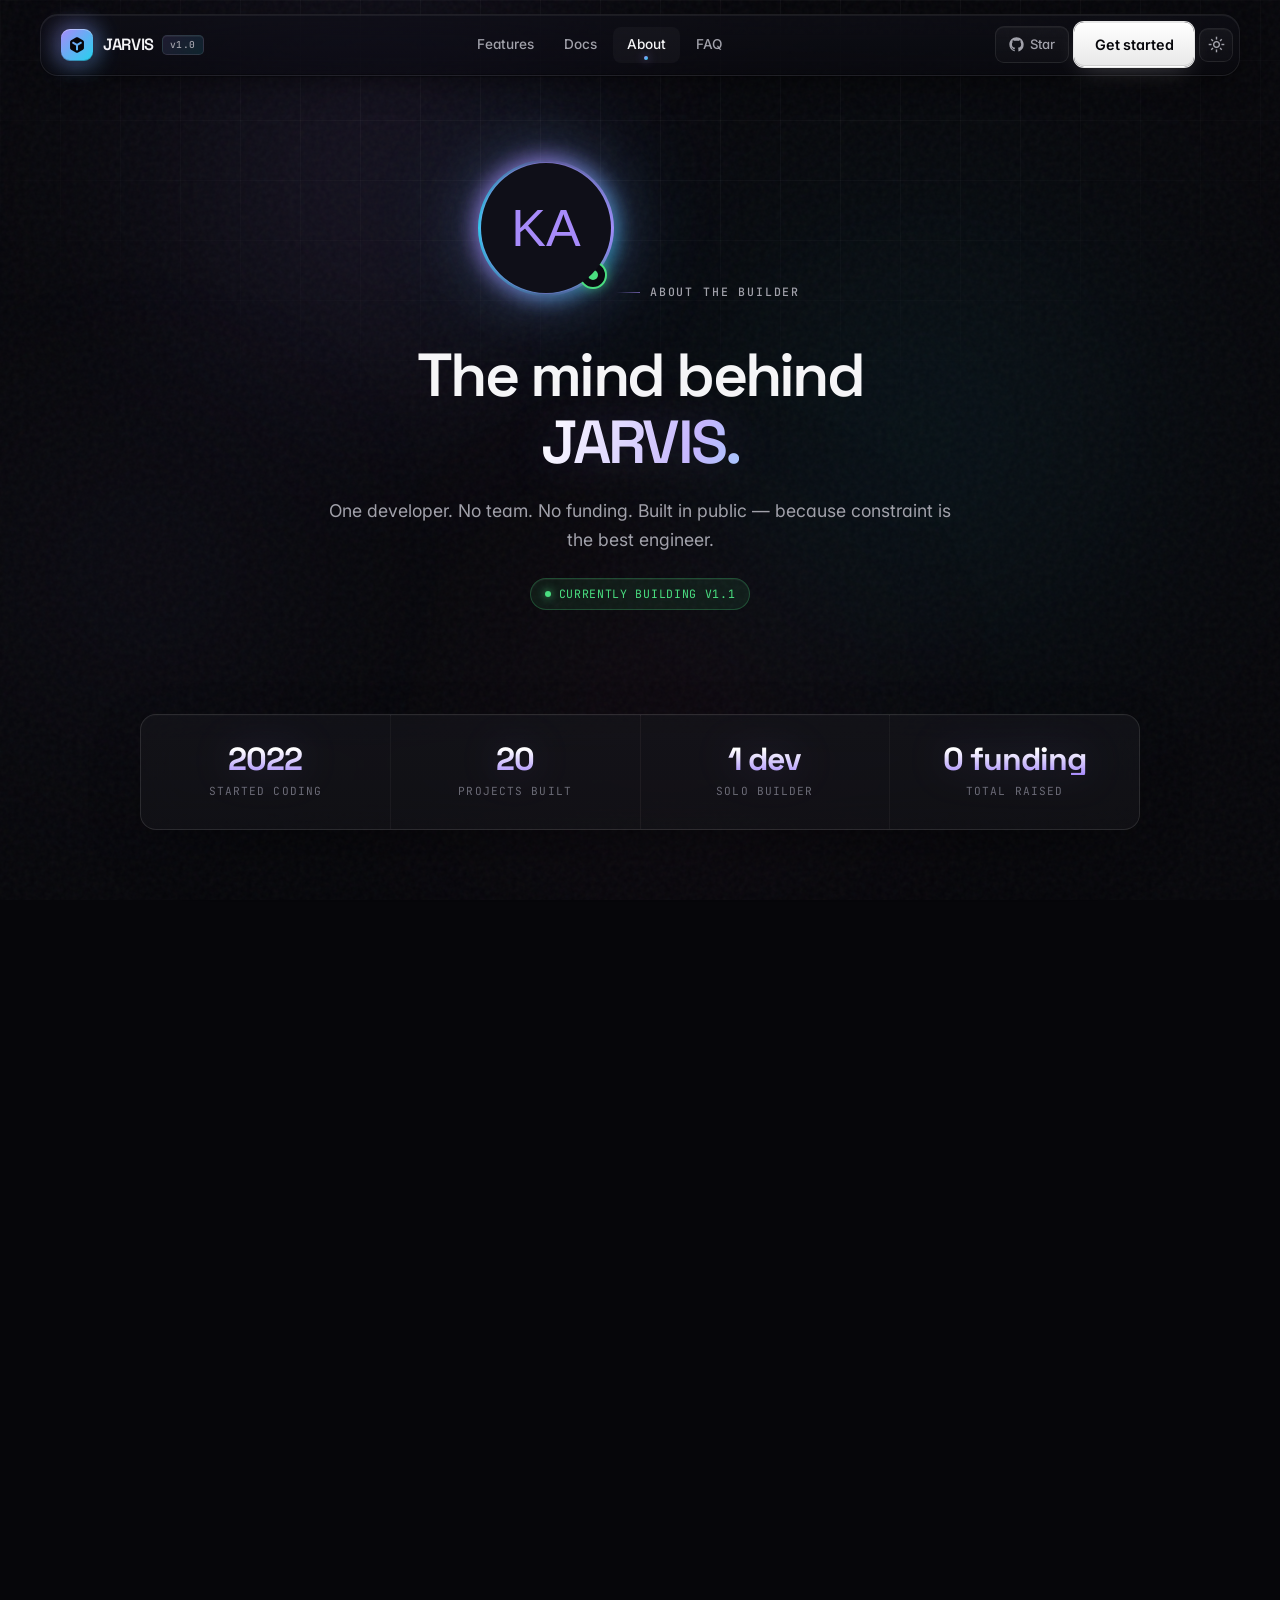
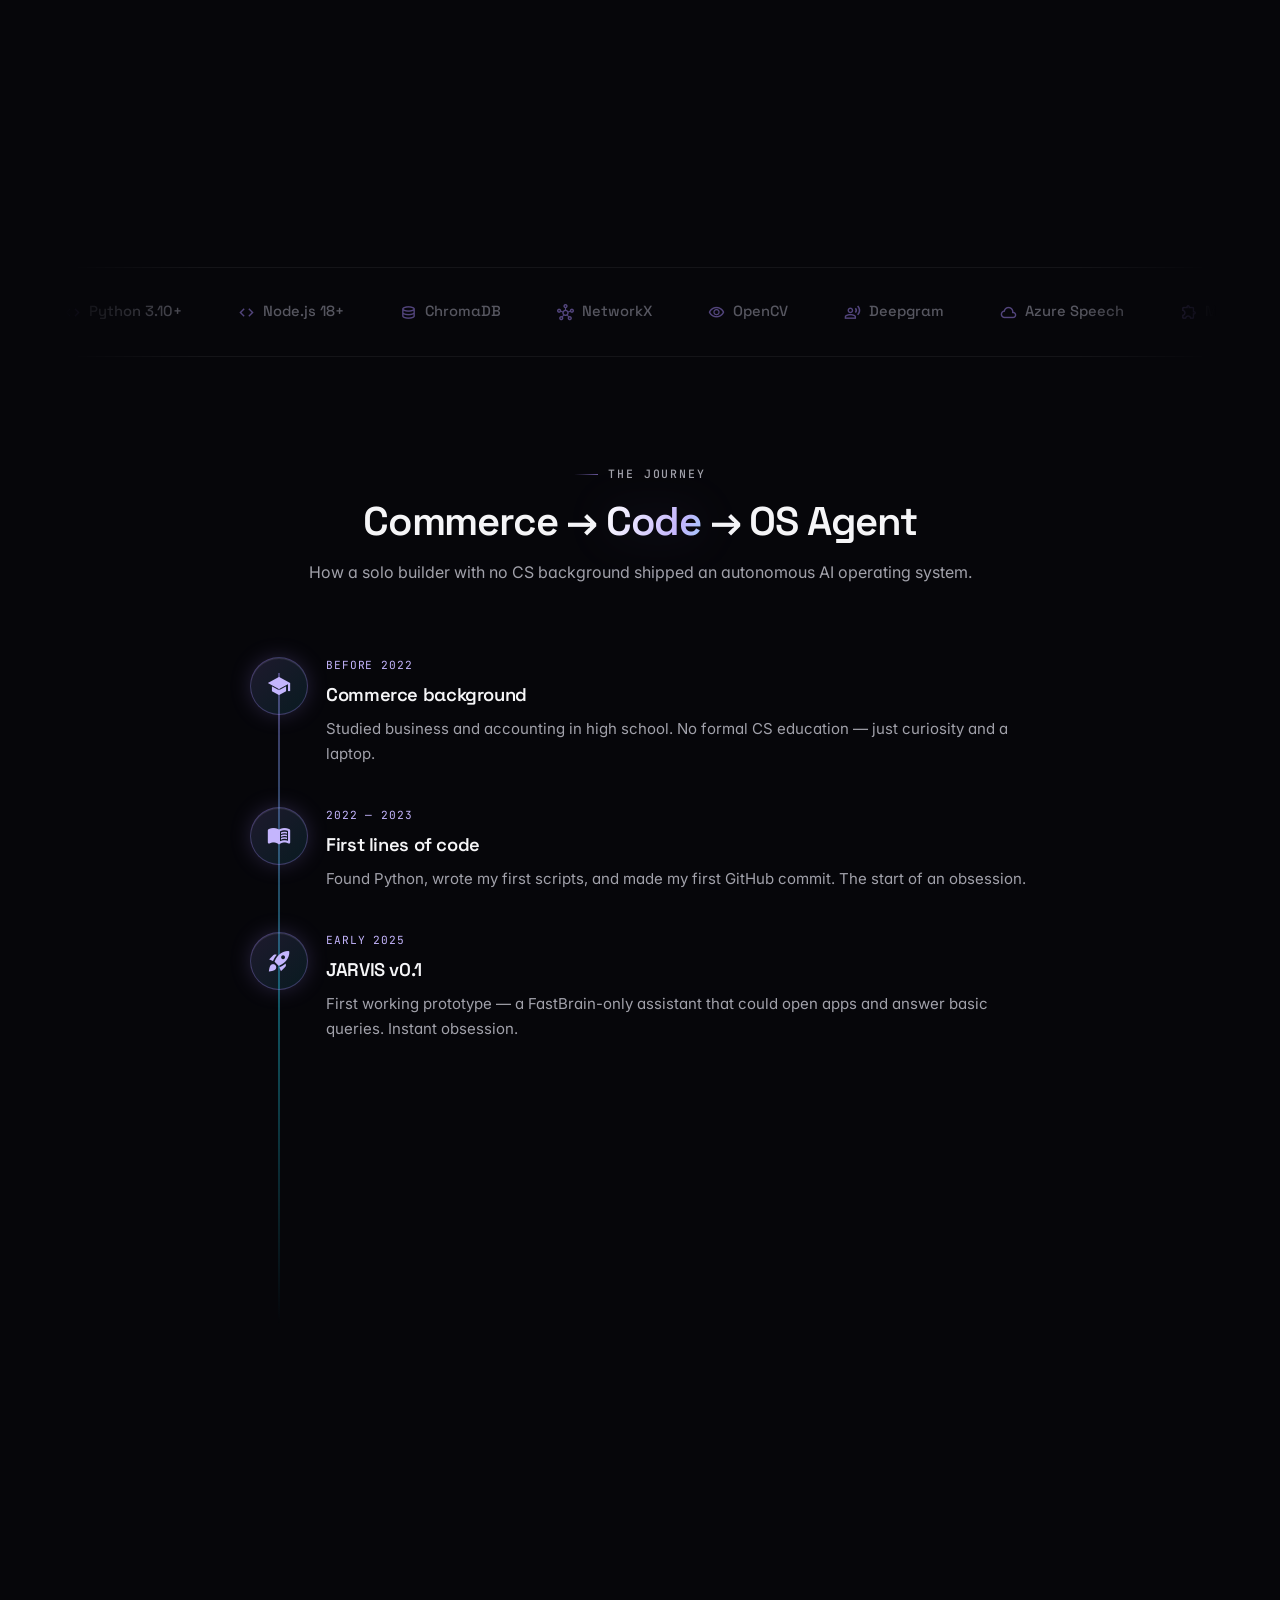
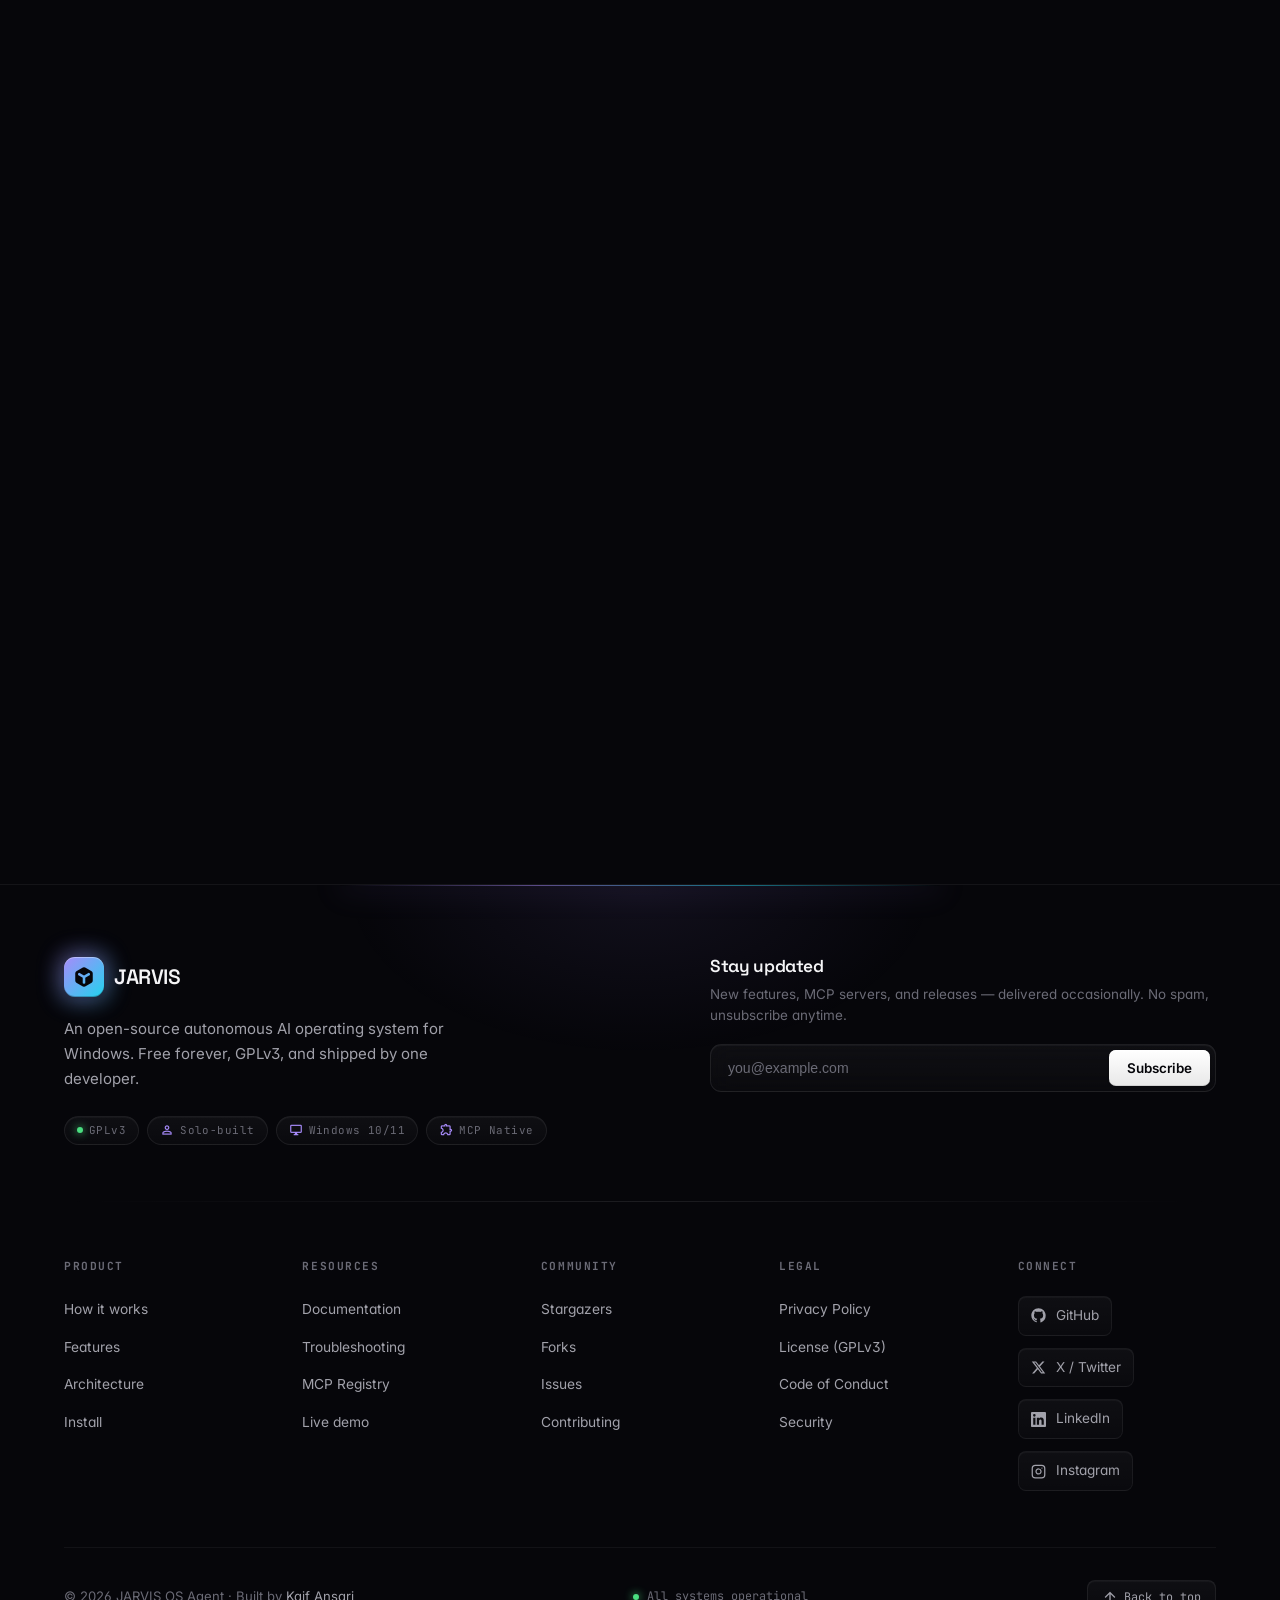
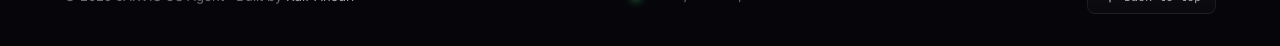
<file: public/about.html>
<!DOCTYPE html>
<html lang="en">
<head>
<meta charset="UTF-8" />
<meta name="viewport" content="width=device-width, initial-scale=1, viewport-fit=cover" />
<title>About Kaif Ansari — Builder of JARVIS OS Agent</title>
<meta name="description" content="Meet Kaif Ansari — AI Engineer from Muzaffarnagar, India, and the solo developer behind JARVIS OS Agent. Built solo, with no team and no funding." />
<meta name="author" content="Kaif Ansari" />
<meta name="theme-color" content="#06060a" />
<script>
(function(){
  try {
    var t = localStorage.getItem('jarvis-theme') || 'dark';
    document.documentElement.dataset.jarvisTheme = t;
    if (t === 'light') {
      var m = document.querySelector('meta[name="theme-color"]');
      if (m) m.setAttribute('content', '#fafafa');
    }
  } catch(e) {
    document.documentElement.dataset.jarvisTheme = 'dark';
  }
})();
</script>
<link rel="canonical" href="https://jarvis-os-agent.vercel.app/about" />
<link rel="icon" type="image/svg+xml" href="data:image/svg+xml,%3Csvg xmlns='http://www.w3.org/2000/svg' viewBox='0 0 32 32'%3E%3Cdefs%3E%3ClinearGradient id='g' x1='0' y1='0' x2='1' y2='1'%3E%3Cstop offset='0' stop-color='%23a78bfa'/%3E%3Cstop offset='1' stop-color='%2322d3ee'/%3E%3C/linearGradient%3E%3C/defs%3E%3Crect width='32' height='32' rx='7' fill='url(%23g)'/%3E%3Cpath d='M9 10l7 8-7 4zm14 0l-7 8 7 4z' fill='%2306060a'/%3E%3C/svg%3E" />
<meta property="og:title" content="About Kaif Ansari — Builder of JARVIS OS Agent" />
<meta property="og:description" content="The story behind an autonomous AI operating system. Solo-built by Kaif Ansari from Muzaffarnagar." />
<meta property="og:type" content="website" />
<meta property="og:url" content="https://jarvis-os-agent.vercel.app/about" />
<meta property="og:image" content="https://jarvis-os-agent.vercel.app/screenshots/agent_panel.PNG" />
<meta property="og:image:width" content="1200" />
<meta property="og:image:height" content="630" />
<meta name="twitter:card" content="summary_large_image" />
<meta name="twitter:site" content="@thekaifansari01" />
<meta name="twitter:creator" content="@thekaifansari01" />
<meta name="twitter:title" content="About Kaif Ansari — Builder of JARVIS OS Agent" />
<meta name="twitter:description" content="The story behind an autonomous AI operating system. Solo-built by Kaif Ansari from Muzaffarnagar." />
<meta name="twitter:image" content="https://jarvis-os-agent.vercel.app/screenshots/agent_panel.PNG" />
<link rel="preconnect" href="https://fonts.googleapis.com">
<link rel="preconnect" href="https://fonts.gstatic.com" crossorigin>
<link href="https://fonts.googleapis.com/css2?family=Inter:wght@300;400;500;600;700;800&family=Space+Grotesk:wght@400;500;600;700&family=JetBrains+Mono:wght@400;500;600&display=swap" rel="stylesheet">
<link rel="stylesheet" href="https://fonts.googleapis.com/css2?family=Material+Symbols+Outlined:opsz,wght,FILL,GRAD@20..48,100..700,0..1,-50..200&display=swap" />
<script type="application/ld+json">
{
  "@context": "https://schema.org",
  "@graph": [
    {
      "@type": "BreadcrumbList",
      "itemListElement": [
        { "@type": "ListItem", "position": 1, "name": "Home", "item": "https://jarvis-os-agent.vercel.app/" },
        { "@type": "ListItem", "position": 2, "name": "About", "item": "https://jarvis-os-agent.vercel.app/about" }
      ]
    },
    {
      "@type": "Person",
      "name": "Kaif Ansari",
      "url": "https://jarvis-os-agent.vercel.app/about",
      "image": "https://github.com/thekaifansari01.png?size=400",
      "jobTitle": "Solo Developer",
      "description": "Self-taught developer from Muzaffarnagar, India, currently pursuing a BCA. Builder of JARVIS OS Agent — a fully local, model-agnostic framework for building personal AI operating systems.",
      "sameAs": [
        "https://github.com/thekaifansari01",
        "https://twitter.com/thekaifansari01",
        "https://linkedin.com/in/thekaifansari01",
        "https://instagram.com/thekaifansari01",
        "https://kaifansari.me/"
      ],
      "knowsAbout": ["Artificial Intelligence", "Python", "AI Agents", "Autonomous Systems", "Model Context Protocol", "Retrieval-Augmented Generation"],
      "alumniOf": {
        "@type": "EducationalOrganization",
        "name": "Shree Ram Group of College"
      }
    }
  ]
}
</script>
<style>
:root {
  --bg: #06060a;
  --bg-2: #0a0a11;
  --bg-elev: #0f0f18;
  --surface: rgba(255, 255, 255, 0.03);
  --surface-hover: rgba(255, 255, 255, 0.055);
  --border: rgba(255, 255, 255, 0.07);
  --border-strong: rgba(255, 255, 255, 0.13);
  --border-bright: rgba(255, 255, 255, 0.22);
  --text: #f5f5f7;
  --text-dim: #a1a1aa;
  --text-muted: #6b6b76;
  --accent: #a78bfa;
  --accent-rgb: 167, 139, 250;
  --accent-2: #22d3ee;
  --accent-2-rgb: 34, 211, 238;
  --accent-3: #f472b6;
  --success: #4ade80;
  --warning: #fbbf24;
  --danger: #f87171;
  --radius-sm: 10px;
  --radius: 16px;
  --radius-lg: 22px;
  --radius-xl: 28px;
  --radius-pill: 999px;
  --max-w: 1200px;
  --nav-h: 62px;
  --ease-out: cubic-bezier(0.16, 1, 0.3, 1);
  --ease-in-out: cubic-bezier(0.65, 0, 0.35, 1);
  --ease-spring: cubic-bezier(0.34, 1.56, 0.64, 1);
  --shadow-sm: 0 1px 2px rgba(0,0,0,0.4), 0 2px 8px -2px rgba(0,0,0,0.3);
  --shadow-md: 0 4px 12px -4px rgba(0,0,0,0.5), 0 12px 32px -8px rgba(0,0,0,0.4);
  --shadow-lg: 0 8px 24px -8px rgba(0,0,0,0.6), 0 24px 60px -20px rgba(0,0,0,0.5);
  --inset-top: inset 0 1px 0 0 rgba(255, 255, 255, 0.06);
  --inset-top-strong: inset 0 1px 0 0 rgba(255, 255, 255, 0.09);
}

*, *::before, *::after { box-sizing: border-box; margin: 0; padding: 0; }
html { scroll-behavior: smooth; -webkit-text-size-adjust: 100%; overflow-x: hidden; }
body {
  font-family: 'Inter', system-ui, -apple-system, sans-serif;
  background: var(--bg);
  color: var(--text);
  line-height: 1.6;
  font-size: 16px;
  -webkit-font-smoothing: antialiased;
  -moz-osx-font-smoothing: grayscale;
  overflow-x: hidden;
  min-height: 100vh;
  font-feature-settings: 'ss01', 'cv11', 'cv02';
}
img, svg { display: block; max-width: 100%; }
a { color: inherit; text-decoration: none; }
button { font-family: inherit; cursor: pointer; border: none; background: none; color: inherit; }
ul { list-style: none; }
::selection { background: rgba(167, 139, 250, 0.35); color: #ffffff; }

.material-symbols-outlined {
  font-family: 'Material Symbols Outlined';
  font-weight: 400;
  font-style: normal;
  font-size: 22px;
  line-height: 1;
  letter-spacing: normal;
  text-transform: none;
  display: inline-block;
  white-space: nowrap;
  word-wrap: normal;
  direction: ltr;
  -webkit-font-feature-settings: 'liga';
  -webkit-font-smoothing: antialiased;
  user-select: none;
  font-variation-settings: 'FILL' 0, 'wght' 400, 'GRAD' 0, 'opsz' 24;
}

h1, h2, h3, h4 {
  font-family: 'Space Grotesk', 'Inter', sans-serif;
  font-weight: 600;
  letter-spacing: -0.03em;
  line-height: 1.1;
  text-wrap: balance;
}
h1 { font-size: clamp(2.2rem, 5vw, 3.8rem); letter-spacing: -0.045em; }
h2 { font-size: clamp(1.7rem, 3.5vw, 2.5rem); }
h3 { font-size: clamp(1.1rem, 1.6vw, 1.3rem); letter-spacing: -0.02em; }

.gradient-text {
  background: linear-gradient(110deg, #ffffff 0%, #c4b5fd 40%, #67e8f9 80%, #ffffff 100%);
  background-size: 200% auto;
  -webkit-background-clip: text;
  background-clip: text;
  color: transparent;
  animation: gradientShift 8s ease infinite;
  display: inline-block;
  filter: drop-shadow(0 0 24px rgba(167, 139, 250, 0.15));
}
@keyframes gradientShift {
  0%, 100% { background-position: 0% center; }
  50% { background-position: 100% center; }
}

.eyebrow {
  font-family: 'JetBrains Mono', monospace;
  font-size: 0.72rem;
  font-weight: 500;
  color: var(--text-dim);
  letter-spacing: 0.16em;
  text-transform: uppercase;
  display: inline-flex;
  align-items: center;
  gap: 10px;
}
.eyebrow::before {
  content: '';
  width: 24px;
  height: 1px;
  background: linear-gradient(90deg, transparent, rgba(167, 139, 250, 0.6));
}

.container { width: 100%; max-width: var(--max-w); margin: 0 auto; padding: 0 24px; }
.section { padding: clamp(56px, 8vw, 100px) 0; position: relative; }
.section-head { max-width: 720px; margin: 0 auto clamp(40px, 6vw, 64px); text-align: center; }
.section-head h2 { margin: 16px 0 16px; }
.section-head p { color: var(--text-dim); font-size: 1rem; }

.cursor-glow {
  position: fixed;
  top: 0; left: 0;
  width: 500px; height: 500px;
  border-radius: 50%;
  background: radial-gradient(circle, rgba(167, 139, 250, 0.10), transparent 60%);
  pointer-events: none;
  z-index: 1;
  transform: translate3d(-50%, -50%, 0);
  transition: opacity 0.4s;
  will-change: transform;
  opacity: 0;
  mix-blend-mode: screen;
}
body.cursor-active .cursor-glow { opacity: 1; }

.bg-layer { position: fixed; inset: 0; pointer-events: none; z-index: -1; overflow: hidden; }
.bg-grid {
  position: absolute; inset: 0;
  background-image:
    linear-gradient(rgba(255,255,255,0.03) 1px, transparent 1px),
    linear-gradient(90deg, rgba(255,255,255,0.03) 1px, transparent 1px);
  background-size: 60px 60px;
  mask-image: radial-gradient(ellipse 90% 70% at 50% 0%, #000 30%, transparent 75%);
  -webkit-mask-image: radial-gradient(ellipse 90% 70% at 50% 0%, #000 30%, transparent 75%);
}
.bg-noise {
  position: absolute; inset: 0;
  opacity: 0.045;
  background-image: url("data:image/svg+xml,%3Csvg viewBox='0 0 200 200' xmlns='http://www.w3.org/2000/svg'%3E%3Cfilter id='n'%3E%3CfeTurbulence type='fractalNoise' baseFrequency='0.85' numOctaves='3' stitchTiles='stitch'/%3E%3C/filter%3E%3Crect width='100%25' height='100%25' filter='url(%23n)'/%3E%3C/svg%3E");
  mix-blend-mode: overlay;
  pointer-events: none;
}
.orb {
  position: absolute;
  border-radius: 50%;
  filter: blur(120px);
  opacity: 0.55;
  animation: floatOrb 26s ease-in-out infinite;
  will-change: transform;
}
.orb-1 { top: -15%; left: 5%; width: 640px; height: 640px; background: radial-gradient(circle, rgba(167,139,250,0.28), transparent 65%); }
.orb-2 { top: 8%; right: 0%; width: 720px; height: 720px; background: radial-gradient(circle, rgba(34,211,238,0.16), transparent 65%); animation-delay: -8s; }
.orb-3 { bottom: -10%; left: 30%; width: 560px; height: 560px; background: radial-gradient(circle, rgba(244,114,182,0.10), transparent 70%); animation-delay: -15s; }
.orb-4 { top: 40%; left: -5%; width: 420px; height: 420px; background: radial-gradient(circle, rgba(167,139,250,0.14), transparent 70%); animation-delay: -4s; }
@keyframes floatOrb {
  0%, 100% { transform: translate3d(0, 0, 0) scale(1); }
  33% { transform: translate3d(60px, -40px, 0) scale(1.08); }
  66% { transform: translate3d(-40px, 40px, 0) scale(0.96); }
}

.scroll-progress {
  position: fixed;
  top: 0; left: 0;
  height: 2px;
  width: 0;
  background: linear-gradient(90deg, #a78bfa, #22d3ee, #a78bfa);
  background-size: 200% auto;
  animation: gradientShift 4s ease infinite;
  z-index: 1000;
  box-shadow: 0 0 14px rgba(167, 139, 250, 0.6);
  transition: width 0.05s linear;
}

.nav {
  position: fixed;
  top: 14px;
  left: 50%;
  transform: translateX(-50%);
  width: calc(100% - 32px);
  max-width: var(--max-w);
  z-index: 100;
  transition: top 0.45s var(--ease-out);
}
.nav.scrolled { top: 8px; }
.nav-inner {
  position: relative;
  height: var(--nav-h);
  padding: 0 6px 0 20px;
  display: flex;
  align-items: center;
  justify-content: space-between;
  gap: 12px;
  border-radius: 18px;
  background: linear-gradient(180deg, rgba(15, 15, 22, 0.7), rgba(10, 10, 15, 0.6));
  backdrop-filter: blur(28px) saturate(180%);
  -webkit-backdrop-filter: blur(28px) saturate(180%);
  border: 1px solid rgba(255, 255, 255, 0.08);
  box-shadow:
    inset 0 1px 0 0 rgba(255, 255, 255, 0.06),
    inset 0 -1px 0 0 rgba(0, 0, 0, 0.3),
    0 8px 32px -8px rgba(0, 0, 0, 0.55),
    0 1px 2px rgba(0, 0, 0, 0.4);
  transition: all 0.4s var(--ease-out);
  isolation: isolate;
}
.nav-inner::before {
  content: '';
  position: absolute;
  inset: -1px;
  border-radius: inherit;
  padding: 1px;
  background: linear-gradient(135deg, rgba(167,139,250,0) 0%, rgba(167,139,250,0.4) 50%, rgba(34,211,238,0.4) 100%);
  -webkit-mask: linear-gradient(#000 0 0) content-box, linear-gradient(#000 0 0);
  -webkit-mask-composite: xor;
  mask-composite: exclude;
  opacity: 0;
  transition: opacity 0.6s var(--ease-out);
  pointer-events: none;
  z-index: -1;
}
.nav-inner::after {
  content: '';
  position: absolute;
  inset: 0;
  border-radius: inherit;
  background:
    radial-gradient(ellipse 400px 100px at 50% 0%, rgba(167, 139, 250, 0.08), transparent 70%),
    linear-gradient(180deg, rgba(255,255,255,0.02), transparent 40%);
  opacity: 0;
  transition: opacity 0.4s var(--ease-out);
  pointer-events: none;
  z-index: -1;
}
.nav.scrolled .nav-inner {
  background: linear-gradient(180deg, rgba(10, 10, 15, 0.85), rgba(6, 6, 10, 0.75));
  border-color: rgba(255, 255, 255, 0.1);
  box-shadow:
    inset 0 1px 0 0 rgba(255, 255, 255, 0.07),
    inset 0 -1px 0 0 rgba(0, 0, 0, 0.35),
    0 16px 48px -12px rgba(0, 0, 0, 0.8),
    0 0 40px -20px rgba(167, 139, 250, 0.35),
    0 1px 2px rgba(0, 0, 0, 0.5);
}
.nav.scrolled .nav-inner::before { opacity: 1; }
.nav.scrolled .nav-inner::after { opacity: 1; }

.brand {
  display: flex;
  align-items: center;
  gap: 10px;
  font-family: 'Space Grotesk', sans-serif;
  font-weight: 600;
  font-size: 1.02rem;
  letter-spacing: -0.02em;
  flex-shrink: 0;
}
.brand-mark {
  position: relative;
  width: 32px; height: 32px;
  border-radius: 9px;
  background: linear-gradient(135deg, #a78bfa, #22d3ee);
  display: grid; place-items: center;
  box-shadow:
    0 0 24px rgba(167, 139, 250, 0.35),
    inset 0 1px 0 rgba(255, 255, 255, 0.35),
    inset 0 -1px 0 rgba(0, 0, 0, 0.25),
    0 2px 4px rgba(0, 0, 0, 0.3);
  transition: transform 0.5s var(--ease-spring), box-shadow 0.4s;
  flex-shrink: 0;
}
.brand:hover .brand-mark {
  transform: rotate(-12deg) scale(1.08);
  box-shadow:
    0 0 32px rgba(167, 139, 250, 0.55),
    inset 0 1px 0 rgba(255, 255, 255, 0.4),
    inset 0 -1px 0 rgba(0, 0, 0, 0.25),
    0 4px 8px rgba(0, 0, 0, 0.4);
}
.brand-mark::after {
  content: '';
  position: absolute;
  inset: -4px;
  border-radius: 12px;
  background: linear-gradient(135deg, #a78bfa, #22d3ee);
  opacity: 0.35;
  filter: blur(12px);
  z-index: -1;
}
.brand-mark .material-symbols-outlined {
  color: #06060a;
  font-size: 18px;
  font-variation-settings: 'FILL' 1, 'wght' 700;
}
.brand-text { display: inline-flex; align-items: center; gap: 8px; }
.brand-version {
  font-family: 'JetBrains Mono', monospace;
  font-size: 0.6rem;
  font-weight: 500;
  padding: 2px 7px;
  background: linear-gradient(135deg, rgba(167,139,250,0.12), rgba(34,211,238,0.12));
  border: 1px solid rgba(255, 255, 255, 0.1);
  border-radius: 5px;
  color: var(--text-dim);
  letter-spacing: 0.04em;
  line-height: 1.4;
  box-shadow: inset 0 1px 0 rgba(255, 255, 255, 0.05);
}

.nav-links { display: flex; align-items: center; gap: 2px; flex: 1; justify-content: center; }
.nav-links > a {
  padding: 7px 14px;
  font-size: 0.85rem;
  font-weight: 500;
  color: var(--text-dim);
  border-radius: 8px;
  transition: color 0.2s, background 0.2s;
  position: relative;
}
.nav-links > a::before {
  content: '';
  position: absolute;
  bottom: 3px;
  left: 50%;
  transform: translateX(-50%) scale(0);
  width: 4px;
  height: 4px;
  border-radius: 50%;
  background: linear-gradient(135deg, #a78bfa, #22d3ee);
  box-shadow: 0 0 10px rgba(167, 139, 250, 0.8);
  transition: transform 0.35s var(--ease-spring);
}
.nav-links > a:hover { color: var(--text); background: var(--surface); }
.nav-links > a:hover::before { transform: translateX(-50%) scale(1); }
.nav-links > a.active { color: var(--text); background: var(--surface); }
.nav-links > a.active::before { transform: translateX(-50%) scale(1); }

.nav-links-mobile-actions { display: none; }

.nav-actions { display: flex; align-items: center; gap: 5px; flex-shrink: 0; }
.nav-github {
  display: inline-flex;
  align-items: center;
  gap: 6px;
  padding: 7px 13px;
  border-radius: 9px;
  font-size: 0.82rem;
  font-weight: 500;
  color: var(--text-dim);
  background: linear-gradient(180deg, rgba(255, 255, 255, 0.04), rgba(255, 255, 255, 0.02));
  border: 1px solid rgba(255, 255, 255, 0.08);
  box-shadow: inset 0 1px 0 rgba(255, 255, 255, 0.04);
  transition: all 0.25s var(--ease-out);
  position: relative;
  overflow: hidden;
}
.nav-github::before {
  content: '';
  position: absolute;
  inset: 0;
  background: linear-gradient(135deg, transparent, rgba(167, 139, 250, 0.15), transparent);
  transform: translateX(-100%);
  transition: transform 0.7s var(--ease-out);
}
.nav-github:hover::before { transform: translateX(100%); }
.nav-github:hover {
  color: var(--text);
  background: linear-gradient(180deg, rgba(255, 255, 255, 0.07), rgba(255, 255, 255, 0.04));
  border-color: rgba(255, 255, 255, 0.15);
  transform: translateY(-1px);
  box-shadow: inset 0 1px 0 rgba(255, 255, 255, 0.06), 0 4px 12px -4px rgba(0, 0, 0, 0.4);
}
.nav-github svg { transition: transform 0.5s var(--ease-spring); position: relative; z-index: 1; }
.nav-github:hover svg { transform: rotate(-12deg) scale(1.1); }
.nav-github span { position: relative; z-index: 1; }
.nav-cta { padding: 7px 15px; font-size: 0.82rem; position: relative; overflow: hidden; }

.theme-toggle {
  display: inline-flex;
  align-items: center;
  justify-content: center;
  width: 34px;
  height: 34px;
  border-radius: 9px;
  color: var(--text-dim);
  background: linear-gradient(180deg, rgba(255, 255, 255, 0.04), rgba(255, 255, 255, 0.02));
  border: 1px solid rgba(255, 255, 255, 0.08);
  box-shadow: inset 0 1px 0 rgba(255, 255, 255, 0.04);
  transition: all 0.25s var(--ease-out);
  flex-shrink: 0;
  position: relative;
  overflow: hidden;
}
.theme-toggle::before {
  content: '';
  position: absolute;
  inset: 0;
  background: radial-gradient(circle at center, rgba(167, 139, 250, 0.2), transparent 70%);
  opacity: 0;
  transition: opacity 0.3s;
}
.theme-toggle:hover::before { opacity: 1; }
.theme-toggle:hover {
  color: var(--text);
  background: linear-gradient(180deg, rgba(255, 255, 255, 0.07), rgba(255, 255, 255, 0.04));
  border-color: rgba(255, 255, 255, 0.15);
  transform: translateY(-1px);
}
.theme-toggle .material-symbols-outlined {
  font-size: 17px;
  position: relative;
  z-index: 1;
  transition: transform 0.5s var(--ease-spring);
}
.theme-toggle:hover .material-symbols-outlined { transform: rotate(25deg); }

.mobile-toggle {
  display: none;
  width: 34px; height: 34px;
  border-radius: 9px;
  align-items: center;
  justify-content: center;
  color: var(--text);
  background: linear-gradient(180deg, rgba(255, 255, 255, 0.04), rgba(255, 255, 255, 0.02));
  border: 1px solid rgba(255, 255, 255, 0.08);
  box-shadow: inset 0 1px 0 rgba(255, 255, 255, 0.04);
  flex-shrink: 0;
  transition: all 0.2s;
}
.mobile-toggle:hover { background: linear-gradient(180deg, rgba(255, 255, 255, 0.07), rgba(255, 255, 255, 0.04)); }
.mobile-toggle .material-symbols-outlined {
  font-size: 20px;
  transition: transform 0.4s var(--ease-spring);
}
.nav.mobile-open .mobile-toggle .material-symbols-outlined { transform: rotate(90deg); }

.btn {
  display: inline-flex;
  align-items: center;
  justify-content: center;
  gap: 8px;
  padding: 10px 20px;
  border-radius: 10px;
  font-size: 0.9rem;
  font-weight: 500;
  transition: all 0.25s var(--ease-out);
  white-space: nowrap;
  border: 1px solid transparent;
  letter-spacing: -0.01em;
  position: relative;
  overflow: hidden;
  will-change: transform;
}
.btn .material-symbols-outlined { font-size: 18px; position: relative; z-index: 1; }
.btn > * { position: relative; z-index: 1; }

.btn-primary {
  background: linear-gradient(180deg, #ffffff, #e8e8e8);
  color: #06060a;
  font-weight: 600;
  box-shadow:
    inset 0 1px 0 0 rgba(255, 255, 255, 0.9),
    inset 0 -1px 0 0 rgba(0, 0, 0, 0.1),
    0 0 0 1px rgba(255, 255, 255, 0.9),
    0 1px 2px rgba(0, 0, 0, 0.2),
    0 8px 24px -8px rgba(255, 255, 255, 0.25);
}
.btn-primary:hover {
  background: linear-gradient(180deg, #ffffff, #f0f0f0);
  box-shadow:
    inset 0 1px 0 0 rgba(255, 255, 255, 1),
    inset 0 -1px 0 0 rgba(0, 0, 0, 0.1),
    0 0 0 1px rgba(255, 255, 255, 1),
    0 2px 4px rgba(0, 0, 0, 0.2),
    0 14px 34px -8px rgba(255, 255, 255, 0.4);
  transform: translateY(-1px);
}
.btn-primary::before {
  content: '';
  position: absolute;
  inset: 0;
  background: linear-gradient(135deg, transparent, rgba(167, 139, 250, 0.25), transparent);
  transform: translateX(-100%);
  transition: transform 0.8s var(--ease-out);
}
.btn-primary:hover::before { transform: translateX(100%); }

.btn-ghost {
  background: linear-gradient(180deg, rgba(255, 255, 255, 0.05), rgba(255, 255, 255, 0.02));
  border-color: rgba(255, 255, 255, 0.1);
  color: var(--text);
  backdrop-filter: blur(10px);
  -webkit-backdrop-filter: blur(10px);
  box-shadow: inset 0 1px 0 rgba(255, 255, 255, 0.05);
}
.btn-ghost:hover {
  background: linear-gradient(180deg, rgba(255, 255, 255, 0.09), rgba(255, 255, 255, 0.04));
  border-color: rgba(255, 255, 255, 0.2);
  transform: translateY(-1px);
  box-shadow: inset 0 1px 0 rgba(255, 255, 255, 0.08), 0 8px 20px -8px rgba(0, 0, 0, 0.4);
}
.btn-lg { padding: 13px 26px; font-size: 0.96rem; border-radius: 12px; }
.btn-lg .material-symbols-outlined { font-size: 20px; }

.hero {
  padding: calc(var(--nav-h) + 100px) 0 40px;
  position: relative;
  text-align: center;
}
.hero-avatar-wrap {
  display: inline-block;
  position: relative;
  margin-bottom: 32px;
  animation: avatarFloat 5s ease-in-out infinite;
}
@keyframes avatarFloat {
  0%, 100% { transform: translateY(0); }
  50% { transform: translateY(-8px); }
}
.hero-avatar {
  width: 132px;
  height: 132px;
  border-radius: 50%;
  background: linear-gradient(135deg, rgba(167, 139, 250, 0.15), rgba(34, 211, 238, 0.12));
  border: 1px solid rgba(167, 139, 250, 0.35);
  display: grid;
  place-items: center;
  position: relative;
  box-shadow:
    0 0 60px rgba(167, 139, 250, 0.35),
    0 0 120px rgba(34, 211, 238, 0.2),
    inset 0 1px 0 rgba(255, 255, 255, 0.15);
}
.hero-avatar::before {
  content: '';
  position: absolute;
  inset: -6px;
  border-radius: 50%;
  background: conic-gradient(from 0deg, var(--accent), var(--accent-2), var(--accent), var(--accent));
  z-index: -1;
  filter: blur(10px);
  opacity: 0.7;
  animation: ringRotate 10s linear infinite;
}
.hero-avatar::after {
  content: '';
  position: absolute;
  inset: -3px;
  border-radius: 50%;
  background: conic-gradient(from 0deg, transparent, var(--accent), transparent, var(--accent-2), transparent);
  z-index: -1;
  animation: ringRotate 8s linear infinite reverse;
}
@keyframes ringRotate { to { transform: rotate(360deg); } }
.hero-avatar .material-symbols-outlined {
  font-size: 56px;
  background: linear-gradient(135deg, #67e8f9, #a5b4fc, #d8b4fe);
  -webkit-background-clip: text;
  background-clip: text;
  color: transparent;
  font-variation-settings: 'FILL' 1, 'wght' 500;
}
.hero-avatar-badge {
  position: absolute;
  bottom: 4px;
  right: 4px;
  width: 28px;
  height: 28px;
  border-radius: 50%;
  background: var(--bg-2);
  border: 2px solid var(--success);
  display: grid;
  place-items: center;
  box-shadow: 0 0 12px rgba(74, 222, 128, 0.5);
}
.hero-avatar-badge::after {
  content: '';
  width: 10px;
  height: 10px;
  border-radius: 50%;
  background: var(--success);
  animation: pulseDot 2s ease-in-out infinite;
}
@keyframes pulseDot {
  0%, 100% { opacity: 1; transform: scale(1); box-shadow: 0 0 10px #4ade80; }
  50% { opacity: 0.6; transform: scale(0.85); box-shadow: 0 0 18px #4ade80; }
}

.hero h1 { max-width: 800px; margin: 16px auto 20px; }
.hero-sub {
  max-width: 640px;
  margin: 0 auto 24px;
  font-size: clamp(1rem, 1.4vw, 1.1rem);
  color: var(--text-dim);
  line-height: 1.65;
}
.hero-status {
  display: inline-flex;
  align-items: center;
  gap: 8px;
  padding: 6px 14px;
  border-radius: 999px;
  background: rgba(74, 222, 128, 0.08);
  border: 1px solid rgba(74, 222, 128, 0.25);
  font-family: 'JetBrains Mono', monospace;
  font-size: 0.72rem;
  color: var(--success);
  letter-spacing: 0.06em;
  text-transform: uppercase;
  box-shadow: inset 0 1px 0 rgba(255, 255, 255, 0.05);
}
.hero-status .dot {
  width: 6px; height: 6px; border-radius: 50%;
  background: var(--success);
  box-shadow: 0 0 8px var(--success);
  animation: pulseDot 2s ease-in-out infinite;
}
.scramble-target { display: inline-block; min-height: 1em; }

.stats-strip {
  display: grid;
  grid-template-columns: repeat(4, 1fr);
  gap: 1px;
  background: rgba(255, 255, 255, 0.07);
  border: 1px solid rgba(255, 255, 255, 0.07);
  border-radius: var(--radius);
  overflow: hidden;
  max-width: 1000px;
  margin: 64px auto 0;
  backdrop-filter: blur(20px);
  -webkit-backdrop-filter: blur(20px);
  box-shadow:
    inset 0 1px 0 rgba(255, 255, 255, 0.05),
    0 20px 60px -20px rgba(0, 0, 0, 0.5);
}
.stat {
  background: linear-gradient(180deg, rgba(14, 14, 20, 0.7), rgba(10, 10, 15, 0.6));
  padding: 28px 20px;
  text-align: center;
  transition: background 0.25s;
  position: relative;
  overflow: hidden;
}
.stat::before {
  content: '';
  position: absolute;
  top: 0; left: 50%;
  transform: translateX(-50%) scaleX(0);
  width: 60%;
  height: 1px;
  background: linear-gradient(90deg, transparent, rgba(167, 139, 250, 0.6), transparent);
  transition: transform 0.4s var(--ease-out);
}
.stat:hover::before { transform: translateX(-50%) scaleX(1); }
.stat:hover { background: linear-gradient(180deg, rgba(18, 18, 26, 0.8), rgba(12, 12, 18, 0.7)); }
.stat-value {
  font-family: 'Space Grotesk', sans-serif;
  font-size: 2rem;
  font-weight: 700;
  letter-spacing: -0.03em;
  background: linear-gradient(180deg, #ffffff 20%, #a78bfa 100%);
  -webkit-background-clip: text;
  background-clip: text;
  color: transparent;
  line-height: 1;
  margin-bottom: 8px;
  display: flex;
  justify-content: center;
  align-items: baseline;
  gap: 2px;
  filter: drop-shadow(0 0 20px rgba(167, 139, 250, 0.2));
}
.stat-label {
  font-family: 'JetBrains Mono', monospace;
  font-size: 0.7rem;
  color: var(--text-muted);
  letter-spacing: 0.1em;
  text-transform: uppercase;
}

.story-card {
  background: linear-gradient(180deg, rgba(20, 20, 28, 0.7), rgba(12, 12, 18, 0.6));
  backdrop-filter: blur(20px);
  -webkit-backdrop-filter: blur(20px);
  border: 1px solid rgba(255, 255, 255, 0.06);
  border-radius: var(--radius-lg);
  padding: clamp(32px, 5vw, 56px);
  position: relative;
  overflow: hidden;
  max-width: 880px;
  margin: 0 auto;
  box-shadow:
    inset 0 1px 0 rgba(255, 255, 255, 0.05),
    inset 0 -1px 0 rgba(0, 0, 0, 0.2),
    0 2px 8px -2px rgba(0, 0, 0, 0.3);
}
.story-card::before {
  content: '';
  position: absolute;
  top: -50%; right: -30%;
  width: 60%; height: 100%;
  background: radial-gradient(circle, rgba(167, 139, 250, 0.10), transparent 60%);
  pointer-events: none;
  filter: blur(60px);
}
.story-card::after {
  content: '';
  position: absolute;
  bottom: -50%; left: -30%;
  width: 60%; height: 100%;
  background: radial-gradient(circle, rgba(34, 211, 238, 0.07), transparent 60%);
  pointer-events: none;
  filter: blur(60px);
}
.story-card > * { position: relative; z-index: 1; }
.story-card h2 { margin-bottom: 24px; }
.story-card .story-body {
  display: flex;
  flex-direction: column;
  gap: 20px;
  font-size: 1rem;
  line-height: 1.8;
  color: var(--text-dim);
}
.story-card .story-body strong { color: var(--text); font-weight: 500; }
.story-card .story-body code {
  font-family: 'JetBrains Mono', monospace;
  font-size: 0.86em;
  padding: 2px 6px;
  background: rgba(167, 139, 250, 0.12);
  border: 1px solid rgba(167, 139, 250, 0.2);
  border-radius: 5px;
  color: #c4b5fd;
}
.story-quote {
  margin-top: 32px;
  padding: 24px 28px;
  background: linear-gradient(180deg, rgba(167, 139, 250, 0.06), rgba(167, 139, 250, 0.02));
  border-left: 3px solid rgba(167, 139, 250, 0.6);
  border-radius: 8px;
  font-family: 'Space Grotesk', sans-serif;
  font-size: 1.1rem;
  line-height: 1.55;
  color: var(--text);
  font-weight: 500;
  box-shadow: inset 0 1px 0 rgba(255, 255, 255, 0.04);
}
.story-quote::before {
  content: '"';
  font-family: Georgia, serif;
  font-size: 3rem;
  line-height: 0;
  color: var(--accent);
  vertical-align: -0.4em;
  margin-right: 6px;
  opacity: 0.7;
}

.timeline {
  position: relative;
  max-width: 780px;
  margin: 0 auto;
  padding: 8px 0;
}
.timeline::before {
  content: '';
  position: absolute;
  left: 28px;
  top: 24px;
  bottom: 24px;
  width: 2px;
  background: linear-gradient(180deg, var(--accent), var(--accent-2), transparent);
  opacity: 0.4;
}
.timeline-item {
  position: relative;
  padding: 0 0 40px 76px;
  display: flex;
  flex-direction: column;
  gap: 6px;
}
.timeline-item:last-child { padding-bottom: 0; }
.timeline-marker {
  position: absolute;
  left: 0;
  top: 0;
  width: 58px;
  height: 58px;
  border-radius: 50%;
  background: linear-gradient(135deg, rgba(167, 139, 250, 0.15), rgba(34, 211, 238, 0.1));
  border: 1px solid rgba(167, 139, 250, 0.3);
  display: grid;
  place-items: center;
  color: #c4b5fd;
  box-shadow:
    inset 0 1px 0 rgba(255, 255, 255, 0.1),
    0 0 24px -4px rgba(167, 139, 250, 0.3);
  transition: transform 0.4s var(--ease-spring), box-shadow 0.3s;
  z-index: 1;
}
.timeline-item:hover .timeline-marker {
  transform: scale(1.08);
  box-shadow:
    inset 0 1px 0 rgba(255, 255, 255, 0.15),
    0 0 32px -4px rgba(167, 139, 250, 0.5);
}
.timeline-marker .material-symbols-outlined {
  font-size: 24px;
  font-variation-settings: 'FILL' 1, 'wght' 500;
}
.timeline-date {
  font-family: 'JetBrains Mono', monospace;
  font-size: 0.7rem;
  color: #c4b5fd;
  letter-spacing: 0.08em;
  text-transform: uppercase;
  margin-bottom: 4px;
}
.timeline-item h3 { font-size: 1.15rem; margin-bottom: 6px; }
.timeline-item p { color: var(--text-dim); font-size: 0.94rem; line-height: 1.65; }

.marquee {
  padding: 32px 0;
  border-top: 1px solid rgba(255, 255, 255, 0.06);
  border-bottom: 1px solid rgba(255, 255, 255, 0.06);
  overflow: hidden;
  position: relative;
  mask-image: linear-gradient(90deg, transparent, #000 12%, #000 88%, transparent);
  -webkit-mask-image: linear-gradient(90deg, transparent, #000 12%, #000 88%, transparent);
}
.marquee-track {
  display: flex;
  gap: 56px;
  animation: marquee 42s linear infinite;
  width: max-content;
}
.marquee:hover .marquee-track { animation-play-state: paused; }
.marquee-item {
  font-family: 'Space Grotesk', sans-serif;
  font-size: 0.92rem;
  font-weight: 500;
  color: var(--text-muted);
  white-space: nowrap;
  display: flex;
  align-items: center;
  gap: 8px;
  opacity: 0.8;
  transition: opacity 0.25s, color 0.25s;
}
.marquee-item:hover { opacity: 1; color: var(--text); }
.marquee-item .material-symbols-outlined { font-size: 17px; color: rgba(167, 139, 250, 0.6); }
@keyframes marquee { to { transform: translateX(-50%); } }

.connect-grid {
  display: grid;
  grid-template-columns: repeat(4, 1fr);
  gap: 16px;
  max-width: 1000px;
  margin: 0 auto;
}
.social-card {
  background: linear-gradient(180deg, rgba(20, 20, 28, 0.7), rgba(12, 12, 18, 0.6));
  backdrop-filter: blur(20px);
  -webkit-backdrop-filter: blur(20px);
  border: 1px solid rgba(255, 255, 255, 0.06);
  border-radius: var(--radius-lg);
  padding: 28px 20px;
  display: flex;
  flex-direction: column;
  align-items: center;
  gap: 14px;
  text-align: center;
  position: relative;
  overflow: hidden;
  transition: border-color 0.35s, background 0.35s, box-shadow 0.35s;
  transform-style: preserve-3d;
  will-change: transform;
  box-shadow:
    inset 0 1px 0 rgba(255, 255, 255, 0.05),
    inset 0 -1px 0 rgba(0, 0, 0, 0.2),
    0 2px 8px -2px rgba(0, 0, 0, 0.3);
}
.social-card::before {
  content: '';
  position: absolute;
  top: 0; left: 0; right: 0; height: 1px;
  background: linear-gradient(90deg, transparent, rgba(167, 139, 250, 0.5), transparent);
  opacity: 0;
  transition: opacity 0.3s;
}
.social-card:hover {
  border-color: rgba(167, 139, 250, 0.25);
  background: linear-gradient(180deg, rgba(24, 24, 34, 0.8), rgba(14, 14, 22, 0.7));
  box-shadow:
    inset 0 1px 0 rgba(255, 255, 255, 0.08),
    inset 0 -1px 0 rgba(0, 0, 0, 0.2),
    0 25px 50px -20px rgba(0, 0, 0, 0.65),
    0 0 40px -20px rgba(167, 139, 250, 0.35);
}
.social-card:hover::before { opacity: 1; }
.social-icon {
  width: 52px;
  height: 52px;
  border-radius: 14px;
  display: grid;
  place-items: center;
  transition: transform 0.5s var(--ease-spring);
  position: relative;
}
.social-card:hover .social-icon { transform: scale(1.1) rotate(-6deg); }
.social-icon-x {
  background: linear-gradient(135deg, rgba(148, 163, 184, 0.2), rgba(100, 116, 139, 0.1));
  border: 1px solid rgba(148, 163, 184, 0.35);
  color: #e4e4e7;
  box-shadow: 0 0 20px rgba(148, 163, 184, 0.2), inset 0 1px 0 rgba(255,255,255,0.1);
}
.social-icon-linkedin {
  background: linear-gradient(135deg, rgba(10, 102, 194, 0.25), rgba(10, 102, 194, 0.1));
  border: 1px solid rgba(10, 102, 194, 0.4);
  color: #60a5fa;
  box-shadow: 0 0 20px rgba(10, 102, 194, 0.3), inset 0 1px 0 rgba(255,255,255,0.1);
}
.social-icon-instagram {
  background: linear-gradient(135deg, rgba(236, 72, 153, 0.25), rgba(245, 158, 11, 0.12));
  border: 1px solid rgba(236, 72, 153, 0.4);
  color: #f9a8d4;
  box-shadow: 0 0 20px rgba(236, 72, 153, 0.3), inset 0 1px 0 rgba(255,255,255,0.1);
}
.social-icon-portfolio {
  background: linear-gradient(135deg, rgba(167, 139, 250, 0.25), rgba(34, 211, 238, 0.12));
  border: 1px solid rgba(167, 139, 250, 0.4);
  color: #67e8f9;
  box-shadow: 0 0 20px rgba(167, 139, 250, 0.3), inset 0 1px 0 rgba(255,255,255,0.1);
}
.social-icon .material-symbols-outlined { font-size: 26px; font-variation-settings: 'FILL' 1, 'wght' 500; }
.social-icon svg { width: 22px; height: 22px; }
.social-label { font-family: 'Space Grotesk', sans-serif; font-weight: 600; font-size: 0.95rem; color: var(--text); }
.social-handle { font-family: 'JetBrains Mono', monospace; font-size: 0.72rem; color: var(--text-muted); }

.cta {
  text-align: center;
  background:
    linear-gradient(135deg, rgba(167, 139, 250, 0.08), rgba(34, 211, 238, 0.05)),
    linear-gradient(180deg, rgba(20, 20, 28, 0.7), rgba(12, 12, 18, 0.6));
  backdrop-filter: blur(24px);
  -webkit-backdrop-filter: blur(24px);
  border: 1px solid rgba(167, 139, 250, 0.18);
  border-radius: var(--radius-xl);
  padding: clamp(40px, 7vw, 80px) 32px;
  position: relative;
  overflow: hidden;
  max-width: 880px;
  margin: 0 auto;
  box-shadow:
    inset 0 1px 0 rgba(255, 255, 255, 0.08),
    inset 0 -1px 0 rgba(0, 0, 0, 0.3),
    0 30px 80px -30px rgba(0, 0, 0, 0.6);
}
.cta::before {
  content: '';
  position: absolute;
  top: -50%; left: 50%;
  width: 800px; height: 800px;
  transform: translateX(-50%);
  background: radial-gradient(circle, rgba(167, 139, 250, 0.15), transparent 60%);
  pointer-events: none;
  animation: pulseGlow 8s ease-in-out infinite;
}
.cta::after {
  content: '';
  position: absolute;
  top: 0; left: 0; right: 0;
  height: 1px;
  background: linear-gradient(90deg, transparent, rgba(167, 139, 250, 0.8), rgba(34, 211, 238, 0.8), transparent);
}
@keyframes pulseGlow {
  0%, 100% { opacity: 0.6; transform: translateX(-50%) scale(1); }
  50% { opacity: 1; transform: translateX(-50%) scale(1.12); }
}
.cta h2 { margin-bottom: 16px; position: relative; }
.cta p { color: var(--text-dim); max-width: 540px; margin: 0 auto 28px; position: relative; }
.cta-actions { display: flex; gap: 12px; justify-content: center; flex-wrap: wrap; position: relative; }

.footer {
  position: relative;
  border-top: 1px solid rgba(255, 255, 255, 0.06);
  padding: 72px 0 32px;
  margin-top: 64px;
  overflow: hidden;
}
.footer::before {
  content: '';
  position: absolute;
  top: 0; left: 50%;
  transform: translateX(-50%);
  width: min(600px, 80%);
  height: 1px;
  background: linear-gradient(90deg, transparent, rgba(167, 139, 250, 0.5), rgba(34, 211, 238, 0.5), transparent);
  box-shadow: 0 0 30px 2px rgba(167, 139, 250, 0.25);
}
.footer::after {
  content: '';
  position: absolute;
  top: -200px; left: 50%;
  transform: translateX(-50%);
  width: 700px;
  height: 400px;
  background: radial-gradient(ellipse at center, rgba(167, 139, 250, 0.08), transparent 60%);
  pointer-events: none;
  z-index: -1;
}
.footer-hero {
  display: grid;
  grid-template-columns: 1.15fr 1fr;
  gap: 64px;
  align-items: start;
  margin-bottom: 56px;
}
.footer-brand-block { display: flex; flex-direction: column; }
.footer-brand-block .brand { font-size: 1.3rem; margin-bottom: 20px; align-self: flex-start; }
.footer-brand-block .brand-mark { width: 40px; height: 40px; border-radius: 11px; }
.footer-brand-block .brand-mark .material-symbols-outlined { font-size: 22px; }
.footer-tagline {
  color: var(--text-dim);
  font-size: 0.94rem;
  line-height: 1.65;
  max-width: 400px;
  margin-bottom: 24px;
}
.footer-badges { display: flex; flex-wrap: wrap; gap: 8px; }
.footer-badge {
  display: inline-flex;
  align-items: center;
  gap: 6px;
  padding: 5px 12px;
  background: linear-gradient(180deg, rgba(255, 255, 255, 0.04), rgba(255, 255, 255, 0.02));
  border: 1px solid rgba(255, 255, 255, 0.07);
  border-radius: var(--radius-pill);
  font-family: 'JetBrains Mono', monospace;
  font-size: 0.68rem;
  color: var(--text-muted);
  letter-spacing: 0.04em;
  transition: all 0.2s;
  box-shadow: inset 0 1px 0 rgba(255, 255, 255, 0.03);
}
.footer-badge:hover { color: var(--text-dim); border-color: rgba(255, 255, 255, 0.15); }
.footer-badge .status-dot {
  width: 6px; height: 6px; border-radius: 50%;
  background: var(--success);
  box-shadow: 0 0 8px var(--success);
  animation: pulseDot 2s ease-in-out infinite;
}
.footer-badge .material-symbols-outlined { font-size: 14px; color: var(--accent); }

.footer-newsletter h4 { font-family: 'Space Grotesk', sans-serif; font-size: 1.08rem; margin-bottom: 8px; letter-spacing: -0.02em; }
.footer-newsletter p { color: var(--text-muted); font-size: 0.84rem; margin-bottom: 18px; line-height: 1.55; }
.newsletter-form {
  display: flex;
  gap: 6px;
  padding: 5px;
  background: linear-gradient(180deg, rgba(255, 255, 255, 0.04), rgba(255, 255, 255, 0.02));
  backdrop-filter: blur(12px);
  -webkit-backdrop-filter: blur(12px);
  border: 1px solid rgba(255, 255, 255, 0.08);
  border-radius: 11px;
  transition: border-color 0.25s, box-shadow 0.25s;
  box-shadow: inset 0 1px 0 rgba(255, 255, 255, 0.04);
}
.newsletter-form:focus-within {
  border-color: rgba(167, 139, 250, 0.4);
  box-shadow: inset 0 1px 0 rgba(255, 255, 255, 0.06), 0 0 0 3px rgba(167, 139, 250, 0.08);
}
.newsletter-form input {
  flex: 1;
  background: transparent;
  border: none;
  padding: 10px 12px;
  color: var(--text);
  font-size: 0.88rem;
  outline: none;
  min-width: 0;
}
.newsletter-form input::placeholder { color: var(--text-muted); }
.newsletter-form button {
  padding: 10px 18px;
  background: linear-gradient(180deg, #ffffff, #e8e8e8);
  color: #06060a;
  font-weight: 600;
  font-size: 0.84rem;
  border-radius: 7px;
  transition: all 0.2s var(--ease-out);
  white-space: nowrap;
  box-shadow: inset 0 1px 0 rgba(255, 255, 255, 0.9), inset 0 -1px 0 rgba(0, 0, 0, 0.1), 0 1px 2px rgba(0, 0, 0, 0.2);
}
.newsletter-form button:hover {
  box-shadow: inset 0 1px 0 rgba(255, 255, 255, 1), inset 0 -1px 0 rgba(0, 0, 0, 0.1), 0 4px 16px rgba(255, 255, 255, 0.3);
  transform: translateY(-1px);
}
.footer-divider {
  height: 1px;
  background: linear-gradient(90deg, transparent, rgba(255, 255, 255, 0.09), transparent);
  margin-bottom: 56px;
}
.footer-grid {
  display: grid;
  grid-template-columns: repeat(5, 1fr);
  gap: 40px;
  margin-bottom: 56px;
}
.footer-col h5 {
  font-family: 'JetBrains Mono', monospace;
  font-size: 0.7rem;
  text-transform: uppercase;
  letter-spacing: 0.14em;
  color: var(--text-muted);
  margin-bottom: 20px;
}
.footer-col ul { display: flex; flex-direction: column; gap: 12px; }
.footer-col a {
  font-size: 0.86rem;
  color: var(--text-dim);
  transition: color 0.2s, transform 0.2s;
  display: inline-flex;
  align-items: center;
  gap: 6px;
  width: fit-content;
}
.footer-col a:hover { color: #c4b5fd; transform: translateX(3px); }
.footer-col a .material-symbols-outlined { font-size: 15px; color: var(--text-muted); transition: color 0.2s; }
.footer-col a:hover .material-symbols-outlined { color: #a78bfa; }
.footer-social-list { display: flex; flex-direction: column; gap: 12px; }
.footer-social-list a {
  display: inline-flex;
  align-items: center;
  gap: 10px;
  padding: 8px 12px;
  border-radius: 8px;
  background: linear-gradient(180deg, rgba(255, 255, 255, 0.04), rgba(255, 255, 255, 0.02));
  border: 1px solid rgba(255, 255, 255, 0.06);
  color: var(--text-dim);
  font-size: 0.85rem;
  transition: all 0.2s;
  box-shadow: inset 0 1px 0 rgba(255, 255, 255, 0.03);
}
.footer-social-list a:hover {
  color: #c4b5fd;
  border-color: rgba(167, 139, 250, 0.3);
  background: linear-gradient(180deg, rgba(167, 139, 250, 0.1), rgba(167, 139, 250, 0.03));
  transform: translateX(3px);
  box-shadow: inset 0 1px 0 rgba(255, 255, 255, 0.06), 0 2px 8px -2px rgba(167, 139, 250, 0.3);
}
.footer-social-list svg { width: 15px; height: 15px; flex-shrink: 0; }
.footer-bottom {
  display: flex;
  align-items: center;
  justify-content: space-between;
  padding-top: 32px;
  border-top: 1px solid rgba(255, 255, 255, 0.05);
  font-size: 0.82rem;
  color: var(--text-muted);
  flex-wrap: wrap;
  gap: 16px;
}
.footer-copy a { color: var(--text-dim); transition: color 0.2s; }
.footer-copy a:hover { color: #c4b5fd; }
.footer-status {
  display: flex;
  align-items: center;
  gap: 8px;
  font-family: 'JetBrains Mono', monospace;
  font-size: 0.74rem;
  color: var(--text-muted);
}
.footer-status .status-dot {
  width: 6px; height: 6px; border-radius: 50%;
  background: var(--success);
  box-shadow: 0 0 8px var(--success);
  animation: pulseDot 2s ease-in-out infinite;
}
.footer-backtop {
  display: inline-flex;
  align-items: center;
  gap: 6px;
  padding: 8px 14px;
  background: linear-gradient(180deg, rgba(255, 255, 255, 0.04), rgba(255, 255, 255, 0.02));
  border: 1px solid rgba(255, 255, 255, 0.07);
  border-radius: 8px;
  font-family: 'JetBrains Mono', monospace;
  font-size: 0.74rem;
  color: var(--text-dim);
  transition: all 0.2s;
  box-shadow: inset 0 1px 0 rgba(255, 255, 255, 0.03);
}
.footer-backtop:hover {
  color: #c4b5fd;
  border-color: rgba(167, 139, 250, 0.3);
  background: linear-gradient(180deg, rgba(167, 139, 250, 0.1), rgba(167, 139, 250, 0.03));
  transform: translateY(-2px);
  box-shadow: inset 0 1px 0 rgba(255, 255, 255, 0.06), 0 4px 12px -4px rgba(167, 139, 250, 0.3);
}
.footer-backtop .material-symbols-outlined { font-size: 16px; transition: transform 0.2s; }
.footer-backtop:hover .material-symbols-outlined { transform: translateY(-2px); }

.reveal {
  opacity: 0;
  transform: translate3d(0, 28px, 0);
  transition: opacity 0.85s var(--ease-out), transform 0.85s var(--ease-out);
}
.reveal.visible { opacity: 1; transform: translate3d(0, 0, 0); }
.reveal-delay-1 { transition-delay: 0.08s; }
.reveal-delay-2 { transition-delay: 0.16s; }
.reveal-delay-3 { transition-delay: 0.24s; }
.reveal-delay-4 { transition-delay: 0.32s; }

@media (max-width: 1024px) {
  .footer-hero { grid-template-columns: 1fr; gap: 40px; }
  .footer-grid { grid-template-columns: repeat(3, 1fr); gap: 32px; }
  .connect-grid { grid-template-columns: repeat(2, 1fr); }
}

@media (max-width: 768px) {
  :root { --nav-h: 58px; }
  .nav { top: 10px; width: calc(100% - 20px); }
  .nav.scrolled { top: 6px; }
  .nav-inner {
    padding: 0 6px 0 14px;
    border-radius: 16px;
    gap: 8px;
  }
  .brand-mark { width: 30px; height: 30px; border-radius: 8px; }
  .brand-mark .material-symbols-outlined { font-size: 17px; }
  .brand-text { font-size: 0.96rem; }
  .brand-version { display: none; }

  .nav-actions { gap: 4px; }
  .nav-github, .nav-cta { display: none; }
  .theme-toggle, .mobile-toggle { width: 34px; height: 34px; }
  .theme-toggle .material-symbols-outlined { font-size: 17px; }
  .mobile-toggle { display: flex; }

  .nav-links {
    position: absolute;
    top: calc(100% + 8px);
    left: 0;
    right: 0;
    flex-direction: column;
    align-items: stretch;
    justify-content: flex-start;
    padding: 8px;
    gap: 3px;
    border-radius: 18px;
    background: linear-gradient(180deg, rgba(10, 10, 15, 0.96), rgba(6, 6, 10, 0.96));
    backdrop-filter: blur(28px) saturate(180%);
    -webkit-backdrop-filter: blur(28px) saturate(180%);
    border: 1px solid rgba(255, 255, 255, 0.09);
    box-shadow:
      0 24px 60px -12px rgba(0, 0, 0, 0.8),
      inset 0 1px 0 rgba(255, 255, 255, 0.06);
    opacity: 0;
    transform: translate3d(0, -8px, 0) scale(0.97);
    transform-origin: top center;
    pointer-events: none;
    transition:
      opacity 0.25s var(--ease-out),
      transform 0.3s var(--ease-out);
    max-height: calc(100vh - 100px);
    overflow-y: auto;
    flex: 0 0 auto;
    width: auto;
  }
  .nav.mobile-open .nav-links {
    opacity: 1;
    transform: translate3d(0, 0, 0) scale(1);
    pointer-events: auto;
  }
  .nav-links > a {
    padding: 13px 16px;
    border-radius: 11px;
    background: linear-gradient(180deg, rgba(255, 255, 255, 0.03), rgba(255, 255, 255, 0.015));
    border: 1px solid rgba(255, 255, 255, 0.04);
    font-size: 0.94rem;
    width: 100%;
    display: flex;
    justify-content: space-between;
    align-items: center;
    transition: background 0.2s, border-color 0.2s, color 0.2s;
  }
  .nav-links > a::before { display: none; }
  .nav-links > a::after {
    content: '→';
    font-family: 'JetBrains Mono', monospace;
    color: rgba(255, 255, 255, 0.35);
    transition: transform 0.2s, color 0.2s;
    font-size: 1rem;
    line-height: 1;
  }
  .nav-links > a:hover::after, .nav-links > a.active::after {
    transform: translateX(4px);
    color: #a78bfa;
  }
  .nav-links > a:hover,
  .nav-links > a.active {
    background: linear-gradient(180deg, rgba(167, 139, 250, 0.1), rgba(167, 139, 250, 0.03));
    border-color: rgba(167, 139, 250, 0.15);
    color: var(--text);
  }

  .nav-links-mobile-actions {
    display: flex;
    flex-direction: column;
    gap: 8px;
    padding: 10px 0 2px;
    margin-top: 4px;
    border-top: 1px solid rgba(255, 255, 255, 0.07);
  }
  .nav-links-mobile-actions .btn {
    width: 100%;
    justify-content: center;
    padding: 12px 18px;
    font-size: 0.9rem;
  }

  .hero { padding-top: calc(var(--nav-h) + 70px); }
  .hero-avatar { width: 108px; height: 108px; }
  .hero-avatar .material-symbols-outlined { font-size: 46px; }
  .stats-strip { grid-template-columns: repeat(2, 1fr); }
  .timeline::before { left: 20px; }
  .timeline-marker { width: 44px; height: 44px; }
  .timeline-marker .material-symbols-outlined { font-size: 20px; }
  .timeline-item { padding-left: 64px; }
  .connect-grid { grid-template-columns: 1fr; }
  .footer { padding: 56px 0 24px; }
  .footer-grid { grid-template-columns: repeat(2, 1fr); gap: 32px; }
  .footer-hero { margin-bottom: 40px; }
  .footer-divider { margin-bottom: 40px; }
  .footer-bottom { flex-direction: column; text-align: center; justify-content: center; }
  .newsletter-form { flex-direction: column; padding: 8px; gap: 8px; }
  .newsletter-form button { width: 100%; padding: 12px 18px; }
  .footer-social-list { flex-direction: row; flex-wrap: wrap; }
  .footer-social-list a { flex: 1; min-width: 120px; justify-content: center; }
  .cursor-glow { display: none; }
}

@media (max-width: 480px) {
  .stats-strip { grid-template-columns: 1fr 1fr; }
  .stat { padding: 20px 12px; }
  .stat-value { font-size: 1.5rem; }
  .footer-grid { grid-template-columns: 1fr; gap: 28px; }
  .footer-social-list a { min-width: 100%; }
  .story-quote { font-size: 1rem; padding: 20px 22px; }
}

@media (prefers-reduced-motion: reduce) {
  *, *::before, *::after {
    animation-duration: 0.01ms !important;
    animation-iteration-count: 1 !important;
    transition-duration: 0.01ms !important;
    scroll-behavior: auto !important;
  }
  .reveal { opacity: 1; transform: none; }
  .gradient-text { animation: none; background-position: 0% center; }
}

:root[data-jarvis-theme="light"] {
  color-scheme: light;
  --bg: #fafafa;
  --bg-2: #ffffff;
  --bg-elev: #f5f5f7;
  --surface: rgba(10, 10, 15, 0.03);
  --surface-hover: rgba(10, 10, 15, 0.055);
  --border: rgba(10, 10, 15, 0.08);
  --border-strong: rgba(10, 10, 15, 0.14);
  --border-bright: rgba(10, 10, 15, 0.22);
  --text: #0a0a0f;
  --text-dim: #3a3a44;
  --text-muted: #6b6b76;
  --accent: #7c3aed;
  --accent-rgb: 124, 58, 237;
  --accent-2: #0891b2;
  --accent-2-rgb: 8, 145, 178;
  --success: #16a34a;
  --warning: #d97706;
  --danger: #dc2626;
}
:root[data-jarvis-theme="light"] body { background: var(--bg); color: var(--text); }
:root[data-jarvis-theme="light"] .bg-grid {
  background-image:
    linear-gradient(rgba(0, 0, 0, 0.04) 1px, transparent 1px),
    linear-gradient(90deg, rgba(0, 0, 0, 0.04) 1px, transparent 1px);
}
:root[data-jarvis-theme="light"] .bg-noise { opacity: 0.025; }
:root[data-jarvis-theme="light"] .orb { opacity: 0.35; }
:root[data-jarvis-theme="light"] .orb-1 { background: radial-gradient(circle, rgba(124,58,237,0.18), transparent 65%); }
:root[data-jarvis-theme="light"] .orb-2 { background: radial-gradient(circle, rgba(8,145,178,0.12), transparent 65%); }
:root[data-jarvis-theme="light"] .orb-3 { background: radial-gradient(circle, rgba(236,72,153,0.08), transparent 70%); }
:root[data-jarvis-theme="light"] .orb-4 { background: radial-gradient(circle, rgba(124,58,237,0.1), transparent 70%); }
:root[data-jarvis-theme="light"] .cursor-glow { background: radial-gradient(circle, rgba(124,58,237,0.08), transparent 60%); mix-blend-mode: multiply; }
:root[data-jarvis-theme="light"] .nav-inner {
  background: linear-gradient(180deg, rgba(255, 255, 255, 0.85), rgba(255, 255, 255, 0.72));
  border-color: rgba(0, 0, 0, 0.07);
  box-shadow:
    inset 0 1px 0 0 rgba(255, 255, 255, 0.9),
    inset 0 -1px 0 0 rgba(0, 0, 0, 0.04),
    0 8px 32px -8px rgba(0, 0, 0, 0.1);
}
:root[data-jarvis-theme="light"] .nav.scrolled .nav-inner {
  background: linear-gradient(180deg, rgba(255, 255, 255, 0.92), rgba(255, 255, 255, 0.82));
  border-color: rgba(0, 0, 0, 0.09);
  box-shadow:
    inset 0 1px 0 0 rgba(255, 255, 255, 1),
    inset 0 -1px 0 0 rgba(0, 0, 0, 0.04),
    0 12px 40px -10px rgba(0, 0, 0, 0.13);
}
:root[data-jarvis-theme="light"] .brand-mark { background: linear-gradient(135deg, #7c3aed, #0891b2); }
:root[data-jarvis-theme="light"] .brand-mark .material-symbols-outlined { color: #ffffff; }
:root[data-jarvis-theme="light"] .btn-primary {
  background: linear-gradient(180deg, #1a1a24, #0a0a0f);
  color: #ffffff;
  box-shadow:
    inset 0 1px 0 rgba(255, 255, 255, 0.15),
    inset 0 -1px 0 rgba(0, 0, 0, 0.3),
    0 0 0 1px rgba(0, 0, 0, 0.9),
    0 1px 2px rgba(0, 0, 0, 0.2),
    0 8px 24px -8px rgba(0, 0, 0, 0.25);
}
:root[data-jarvis-theme="light"] .btn-primary:hover {
  box-shadow:
    inset 0 1px 0 rgba(255, 255, 255, 0.2),
    inset 0 -1px 0 rgba(0, 0, 0, 0.3),
    0 0 0 1px rgba(0, 0, 0, 1),
    0 2px 4px rgba(0, 0, 0, 0.2),
    0 14px 34px -10px rgba(0, 0, 0, 0.35);
}
:root[data-jarvis-theme="light"] .story-quote {
  background: linear-gradient(180deg, rgba(124, 58, 237, 0.06), rgba(124, 58, 237, 0.02));
  color: var(--text);
}
:root[data-jarvis-theme="light"] .story-card .story-body code {
  background: rgba(124, 58, 237, 0.08);
  color: #6d28d9;
  border-color: rgba(124, 58, 237, 0.15);
}
:root[data-jarvis-theme="light"] .stat-value {
  background: linear-gradient(180deg, #0a0a0f 20%, #7c3aed 100%);
  -webkit-background-clip: text;
  background-clip: text;
  filter: drop-shadow(0 0 20px rgba(124, 58, 237, 0.15));
}
:root[data-jarvis-theme="light"] .gradient-text {
  background: linear-gradient(110deg, #0a0a0f 0%, #7c3aed 40%, #0891b2 80%, #0a0a0f 100%);
  background-size: 200% auto;
  -webkit-background-clip: text;
  background-clip: text;
  filter: drop-shadow(0 0 24px rgba(124, 58, 237, 0.1));
}
:root[data-jarvis-theme="light"] .footer::after {
  background: radial-gradient(ellipse at center, rgba(124, 58, 237, 0.06), transparent 60%);
}
:root[data-jarvis-theme="light"] .footer::before {
  background: linear-gradient(90deg, transparent, rgba(124, 58, 237, 0.4), rgba(8, 145, 178, 0.4), transparent);
  box-shadow: 0 0 30px 2px rgba(124, 58, 237, 0.15);
}
:root[data-jarvis-theme="light"] ::selection { background: rgba(124, 58, 237, 0.2); color: var(--text); }
:root[data-jarvis-theme="light"] .nav-links > a { color: var(--text-dim); }
:root[data-jarvis-theme="light"] .nav-links > a:hover,
:root[data-jarvis-theme="light"] .nav-links > a.active { color: #0a0a0f; background: rgba(0,0,0,0.04); }
:root[data-jarvis-theme="light"] .nav-links > a::before { background: linear-gradient(135deg, #7c3aed, #0891b2); box-shadow: 0 0 10px rgba(124, 58, 237, 0.6); }
:root[data-jarvis-theme="light"] .nav-github,
:root[data-jarvis-theme="light"] .theme-toggle,
:root[data-jarvis-theme="light"] .mobile-toggle,
:root[data-jarvis-theme="light"] .btn-ghost { background: linear-gradient(180deg, rgba(0,0,0,0.04), rgba(0,0,0,0.02)); border-color: rgba(0,0,0,0.07); color: var(--text-dim); box-shadow: inset 0 1px 0 rgba(255, 255, 255, 0.6); }
:root[data-jarvis-theme="light"] .nav-github:hover,
:root[data-jarvis-theme="light"] .theme-toggle:hover,
:root[data-jarvis-theme="light"] .mobile-toggle:hover,
:root[data-jarvis-theme="light"] .btn-ghost:hover { background: linear-gradient(180deg, rgba(0,0,0,0.07), rgba(0,0,0,0.03)); border-color: rgba(0,0,0,0.15); color: #0a0a0f; }
:root[data-jarvis-theme="light"] .step,
:root[data-jarvis-theme="light"] .story-card,
:root[data-jarvis-theme="light"] .social-card,
:root[data-jarvis-theme="light"] .footer-badge { background: linear-gradient(180deg, rgba(255,255,255,0.75), rgba(250,250,252,0.65)); }
:root[data-jarvis-theme="light"] .timeline-marker {
  background: linear-gradient(135deg, rgba(124, 58, 237, 0.12), rgba(8, 145, 178, 0.08));
  border-color: rgba(124, 58, 237, 0.3);
  color: #6d28d9;
}
:root[data-jarvis-theme="light"] .timeline-date { color: #6d28d9; }
:root[data-jarvis-theme="light"] .social-icon-portfolio {
  background: linear-gradient(135deg, rgba(124, 58, 237, 0.2), rgba(8, 145, 178, 0.1));
  color: #0891b2;
}
:root[data-jarvis-theme="light"] .cta {
  background: linear-gradient(135deg, rgba(124, 58, 237, 0.06), rgba(8, 145, 178, 0.04)), linear-gradient(180deg, rgba(255,255,255,0.75), rgba(250,250,252,0.65));
  border-color: rgba(124, 58, 237, 0.15);
}
:root[data-jarvis-theme="light"] .cta::before { background: radial-gradient(circle, rgba(124, 58, 237, 0.1), transparent 60%); }
:root[data-jarvis-theme="light"] .eyebrow::before { background: linear-gradient(90deg, transparent, rgba(124, 58, 237, 0.5)); }
:root[data-jarvis-theme="light"] .marquee-item .material-symbols-outlined { color: rgba(124, 58, 237, 0.5); }
:root[data-jarvis-theme="light"] .footer-col a:hover,
:root[data-jarvis-theme="light"] .footer-copy a:hover { color: #6d28d9; }
:root[data-jarvis-theme="light"] .footer-social-list a:hover { color: #6d28d9; border-color: rgba(124, 58, 237, 0.3); background: linear-gradient(180deg, rgba(124, 58, 237, 0.08), rgba(124, 58, 237, 0.02)); }
:root[data-jarvis-theme="light"] .footer-backtop:hover { color: #6d28d9; border-color: rgba(124, 58, 237, 0.3); background: linear-gradient(180deg, rgba(124, 58, 237, 0.08), rgba(124, 58, 237, 0.02)); }
:root[data-jarvis-theme="light"] .footer-badge .status-dot,
:root[data-jarvis-theme="light"] .footer-status .status-dot { background: #16a34a; box-shadow: 0 0 8px #16a34a; }
:root[data-jarvis-theme="light"] .footer-badge .material-symbols-outlined { color: #7c3aed; }
:root[data-jarvis-theme="light"] .newsletter-form { background: linear-gradient(180deg, rgba(0,0,0,0.03), rgba(0,0,0,0.015)); }
:root[data-jarvis-theme="light"] .newsletter-form button { background: linear-gradient(180deg, #1a1a24, #0a0a0f); color: #ffffff; box-shadow: inset 0 1px 0 rgba(255, 255, 255, 0.15), inset 0 -1px 0 rgba(0, 0, 0, 0.3), 0 1px 2px rgba(0, 0, 0, 0.2); }
:root[data-jarvis-theme="light"] .footer-social-list a { background: linear-gradient(180deg, rgba(0,0,0,0.03), rgba(0,0,0,0.015)); }
:root[data-jarvis-theme="light"] .footer-backtop { background: linear-gradient(180deg, rgba(0,0,0,0.04), rgba(0,0,0,0.02)); }

@media (max-width: 768px) {
  :root[data-jarvis-theme="light"] .nav-links {
    background: linear-gradient(180deg, rgba(255, 255, 255, 0.96), rgba(250, 250, 252, 0.96));
    border-color: rgba(0, 0, 0, 0.07);
    box-shadow: 0 24px 60px -12px rgba(0, 0, 0, 0.15), inset 0 1px 0 rgba(255, 255, 255, 1);
  }
  :root[data-jarvis-theme="light"] .nav-links > a { background: linear-gradient(180deg, rgba(0,0,0,0.025), rgba(0,0,0,0.015)); border-color: rgba(0,0,0,0.04); color: #0a0a0f; }
  :root[data-jarvis-theme="light"] .nav-links > a:hover,
  :root[data-jarvis-theme="light"] .nav-links > a.active { background: linear-gradient(180deg, rgba(124, 58, 237, 0.08), rgba(124, 58, 237, 0.02)); border-color: rgba(124, 58, 237, 0.15); }
  :root[data-jarvis-theme="light"] .nav-links-mobile-actions { border-top-color: rgba(0,0,0,0.06); }
}
</style>
</head>
<body>

<div class="scroll-progress" id="scrollProgress" aria-hidden="true"></div>
<div class="cursor-glow" id="cursorGlow" aria-hidden="true"></div>

<div class="bg-layer" aria-hidden="true">
  <div class="bg-grid"></div>
  <div class="orb orb-1" data-parallax="0.5"></div>
  <div class="orb orb-2" data-parallax="0.8"></div>
  <div class="orb orb-3" data-parallax="0.3"></div>
  <div class="orb orb-4" data-parallax="0.6"></div>
  <div class="bg-noise"></div>
</div>

<nav class="nav" id="nav">
  <div class="nav-inner">
    <a href="/" class="brand">
      <span class="brand-mark">
        <span class="material-symbols-outlined">deployed_code</span>
      </span>
      <span class="brand-text">
        JARVIS
        <span class="brand-version">v1.0</span>
      </span>
    </a>
    <div class="nav-links" id="navLinks">
      <a href="/#features">Features</a>
      <a href="/documentation">Docs</a>
      <a href="/about" class="active">About</a>
      <a href="/faq">FAQ</a>
      <div class="nav-links-mobile-actions">
        <a href="https://github.com/thekaifansari01/jarvis-os-agent" class="btn btn-ghost" target="_blank" rel="noopener noreferrer">
          <svg width="16" height="16" viewBox="0 0 24 24" fill="currentColor" aria-hidden="true"><path d="M12 .5C5.65.5.5 5.65.5 12c0 5.08 3.29 9.39 7.86 10.91.58.11.79-.25.79-.56v-2c-3.2.69-3.88-1.36-3.88-1.36-.52-1.33-1.28-1.68-1.28-1.68-1.05-.72.08-.7.08-.7 1.16.08 1.77 1.19 1.77 1.19 1.03 1.77 2.7 1.26 3.36.96.1-.75.4-1.26.73-1.55-2.55-.29-5.23-1.28-5.23-5.69 0-1.26.45-2.29 1.19-3.1-.12-.29-.52-1.46.11-3.05 0 0 .97-.31 3.18 1.18.92-.26 1.91-.39 2.89-.39.98 0 1.97.13 2.89.39 2.21-1.49 3.18-1.18 3.18-1.18.63 1.59.23 2.76.11 3.05.74.81 1.19 1.84 1.19 3.1 0 4.42-2.69 5.39-5.25 5.68.41.35.78 1.05.78 2.11v3.13c0 .31.21.68.8.56A11.51 11.51 0 0 0 23.5 12C23.5 5.65 18.35.5 12 .5z"/></svg>
          Star on GitHub
        </a>
        <a href="/#install" class="btn btn-primary">Get started</a>
      </div>
    </div>
    <div class="nav-actions">
      <a href="https://github.com/thekaifansari01/jarvis-os-agent" class="nav-github" target="_blank" rel="noopener noreferrer">
        <svg width="15" height="15" viewBox="0 0 24 24" fill="currentColor" aria-hidden="true"><path d="M12 .5C5.65.5.5 5.65.5 12c0 5.08 3.29 9.39 7.86 10.91.58.11.79-.25.79-.56v-2c-3.2.69-3.88-1.36-3.88-1.36-.52-1.33-1.28-1.68-1.28-1.68-1.05-.72.08-.7.08-.7 1.16.08 1.77 1.19 1.77 1.19 1.03 1.77 2.7 1.26 3.36.96.1-.75.4-1.26.73-1.55-2.55-.29-5.23-1.28-5.23-5.69 0-1.26.45-2.29 1.19-3.1-.12-.29-.52-1.46.11-3.05 0 0 .97-.31 3.18 1.18.92-.26 1.91-.39 2.89-.39.98 0 1.97.13 2.89.39 2.21-1.49 3.18-1.18 3.18-1.18.63 1.59.23 2.76.11 3.05.74.81 1.19 1.84 1.19 3.1 0 4.42-2.69 5.39-5.25 5.68.41.35.78 1.05.78 2.11v3.13c0 .31.21.68.8.56A11.51 11.51 0 0 0 23.5 12C23.5 5.65 18.35.5 12 .5z"/></svg>
        <span>Star</span>
      </a>
      <a href="/#install" class="btn btn-primary nav-cta">Get started</a>
      <button type="button" class="theme-toggle" id="themeToggle" aria-label="Toggle theme">
        <span class="material-symbols-outlined">light_mode</span>
      </button>
      <button class="mobile-toggle" id="mobileToggle" aria-label="Toggle menu">
        <span class="material-symbols-outlined">menu</span>
      </button>
    </div>
  </div>
</nav>

<main>

<section class="hero">
  <div class="container">
    <div class="hero-avatar-wrap reveal">
      <div class="hero-avatar">
        <img src="https://github.com/thekaifansari01.png?size=200" alt="Kaif Ansari" onerror="this.onerror=null;this.src='data:image/svg+xml,%3Csvg xmlns=%22http://www.w3.org/2000/svg%22 viewBox=%220 0 200 200%22%3E%3Crect width=%22200%22 height=%22200%22 fill=%22%230f0f18%22/%3E%3Ctext x=%2250%25%22 y=%2250%25%22 text-anchor=%22middle%22 dy=%22.35em%22 font-family=%22Space Grotesk, sans-serif%22 font-size=%2280%22 fill=%22%23a78bfa%22%3EKA%3C/text%3E%3C/svg%3E';" style="width: 100%; height: 100%; object-fit: cover; border-radius: 50%; position: relative; z-index: 1; display: block;" />
        <span class="hero-avatar-badge"></span>
      </div>
    </div>
    <span class="eyebrow reveal">About the builder</span>
    <h1 class="reveal reveal-delay-1" style="margin-top: 16px;">
      The mind behind<br/>
      <span class="gradient-text scramble-target" data-final="JARVIS.">JARVIS.</span>
    </h1>
    <p class="hero-sub reveal reveal-delay-2">
      One developer. No team. No funding. Built in public — because constraint is the best engineer.
    </p>
    <div class="hero-status reveal reveal-delay-3">
      <span class="dot"></span>
      Currently building v1.1
    </div>
  </div>
</section>

<div class="container">
  <div class="stats-strip reveal">
    <div class="stat">
      <div class="stat-value"><span class="counter" data-target="2022">0</span></div>
      <div class="stat-label">Started coding</div>
    </div>
    <div class="stat">
      <div class="stat-value"><span class="counter" data-target="20">0</span></div>
      <div class="stat-label">Projects built</div>
    </div>
    <div class="stat">
      <div class="stat-value"><span class="counter" data-target="1" data-suffix=" dev">0</span></div>
      <div class="stat-label">Solo builder</div>
    </div>
    <div class="stat">
      <div class="stat-value"><span class="counter" data-target="0" data-suffix=" funding">0</span></div>
      <div class="stat-label">Total raised</div>
    </div>
  </div>
</div>

<section class="section">
  <div class="container">
    <div class="story-card reveal">
      <h2>Hello, I'm Kaif Ansari.</h2>
      <div class="story-body">
        <p>
          I'm an 18-year-old developer from Muzaffarnagar, UP — commerce background, currently in my first year of <strong>BCA</strong> at Shree Ram Group of College. I found Python in 2022 and never shut up about it since. I built JARVIS entirely solo — without a team, without funding, and without a formal computer science background in high school.
        </p>
        <p>
          The idea for JARVIS was born out of frustration. Existing AI tools were either basic chatbots that forgot context within minutes, or complex enterprise tools that couldn't interact safely with a personal OS. I wanted something that felt <strong>real</strong> — a system that could autonomously edit code without line-drift, read my emails, manage my calendar, and control my Android phone via Termux, all while asking for permission before doing anything irreversible.
        </p>
        <p>
          What makes this build unusual is that every layer was engineered solo — from the dual-brain router to the five-tier memory stack. No cloud VMs, no big team, no shortcuts. Every optimization — from using cloud LLM providers by default to picking <code>bge-small</code> embeddings and ONNX-based RapidOCR — was a deliberate decision, not a luxury.
        </p>
        <p>
          Building a dual-brain architecture with lifelong memory took countless sleepless nights and endless cups of coffee. But seeing JARVIS execute its first flawless multi-step engineering task — and adapt mid-run when I changed my mind — made every single error log worth it.
        </p>
      </div>
      <blockquote class="story-quote">
        Any sufficiently advanced technology is indistinguishable from magic. The best way to build magic is to stop waiting for permission.
      </blockquote>
    </div>
  </div>
</section>

<div class="container">
  <div class="marquee reveal" aria-hidden="true">
    <div class="marquee-track">
      <span class="marquee-item"><span class="material-symbols-outlined">code</span>Python 3.10+</span>
      <span class="marquee-item"><span class="material-symbols-outlined">code</span>Node.js 18+</span>
      <span class="marquee-item"><span class="material-symbols-outlined">database</span>ChromaDB</span>
      <span class="marquee-item"><span class="material-symbols-outlined">hub</span>NetworkX</span>
      <span class="marquee-item"><span class="material-symbols-outlined">visibility</span>OpenCV</span>
      <span class="marquee-item"><span class="material-symbols-outlined">record_voice_over</span>Deepgram</span>
      <span class="marquee-item"><span class="material-symbols-outlined">cloud</span>Azure Speech</span>
      <span class="marquee-item"><span class="material-symbols-outlined">extension</span>MCP Protocol</span>
      <span class="marquee-item"><span class="material-symbols-outlined">memory</span>Ollama</span>
      <span class="marquee-item"><span class="material-symbols-outlined">memory</span>LM Studio</span>
      <span class="marquee-item"><span class="material-symbols-outlined">desktop_windows</span>PyQt5</span>
      <span class="marquee-item"><span class="material-symbols-outlined">bolt</span>ZeroMQ</span>
      <span class="marquee-item"><span class="material-symbols-outlined">terminal</span>Flask</span>
      <span class="marquee-item"><span class="material-symbols-outlined">check_circle</span>pytest</span>
      <span class="marquee-item"><span class="material-symbols-outlined">mic</span>Vosk</span>
      <span class="marquee-item"><span class="material-symbols-outlined">auto_awesome</span>Gemini</span>
      <span class="marquee-item"><span class="material-symbols-outlined">bolt</span>Groq</span>
      <span class="marquee-item"><span class="material-symbols-outlined">graphic_eq</span>Sarvam TTS</span>
    </div>
  </div>
</div>

<section class="section">
  <div class="container">
    <div class="section-head reveal">
      <span class="eyebrow">The journey</span>
      <h2>Commerce → <span class="gradient-text">Code</span> → OS Agent</h2>
      <p>How a solo builder with no CS background shipped an autonomous AI operating system.</p>
    </div>
    <div class="timeline">
      <div class="timeline-item reveal">
        <div class="timeline-marker"><span class="material-symbols-outlined">school</span></div>
        <div class="timeline-date">Before 2022</div>
        <h3>Commerce background</h3>
        <p>Studied business and accounting in high school. No formal CS education — just curiosity and a laptop.</p>
      </div>
      <div class="timeline-item reveal reveal-delay-1">
        <div class="timeline-marker"><span class="material-symbols-outlined">menu_book</span></div>
        <div class="timeline-date">2022 — 2023</div>
        <h3>First lines of code</h3>
        <p>Found Python, wrote my first scripts, and made my first GitHub commit. The start of an obsession.</p>
      </div>
      <div class="timeline-item reveal reveal-delay-2">
        <div class="timeline-marker"><span class="material-symbols-outlined">rocket_launch</span></div>
        <div class="timeline-date">Early 2025</div>
        <h3>JARVIS v0.1</h3>
        <p>First working prototype — a FastBrain-only assistant that could open apps and answer basic queries. Instant obsession.</p>
      </div>
      <div class="timeline-item reveal reveal-delay-3">
        <div class="timeline-marker"><span class="material-symbols-outlined">psychology</span></div>
        <div class="timeline-date">Mid 2025</div>
        <h3>AgenticBrain &amp; memory</h3>
        <p>Built the dual-brain router, five-tier memory stack, and hybrid RAG. Shipped the first self-healing loop.</p>
      </div>
      <div class="timeline-item reveal reveal-delay-4">
        <div class="timeline-marker"><span class="material-symbols-outlined">verified</span></div>
        <div class="timeline-date">Today</div>
        <h3>Open-sourced, GPLv3</h3>
        <p>Started BCA (AI &amp; Cloud Computing) at Shree Ram Group of College. JARVIS is now a full autonomous AI operating system — MCP-native, cross-device, and built for real-world use.</p>
      </div>
    </div>
  </div>
</section>

<section class="section" style="padding-top: 0;">
  <div class="container">
    <div class="section-head reveal">
      <span class="eyebrow">Connect</span>
      <h2>Say <span class="gradient-text">hi.</span></h2>
      <p>Building something wild? Want to contribute? Just curious? Reach out.</p>
    </div>
    <div class="connect-grid">
      <a href="https://twitter.com/thekaifansari01" target="_blank" rel="noopener noreferrer me" class="social-card reveal">
        <div class="social-icon social-icon-x">
          <svg viewBox="0 0 24 24" fill="currentColor" aria-hidden="true"><path d="M18.244 2.25h3.308l-7.227 8.26 8.502 11.24H16.17l-5.214-6.817L4.99 21.75H1.68l7.73-8.835L1.254 2.25H8.08l4.713 6.231zm-1.161 17.52h1.833L7.084 4.126H5.117z"/></svg>
        </div>
        <div class="social-label">Twitter / X</div>
        <div class="social-handle">@thekaifansari01</div>
      </a>
      <a href="https://linkedin.com/in/thekaifansari01" target="_blank" rel="noopener noreferrer me" class="social-card reveal reveal-delay-1">
        <div class="social-icon social-icon-linkedin">
          <svg viewBox="0 0 24 24" fill="currentColor" aria-hidden="true"><path d="M20.447 20.452h-3.554v-5.569c0-1.328-.027-3.037-1.852-3.037-1.853 0-2.136 1.445-2.136 2.939v5.667H9.351V9h3.414v1.561h.046c.477-.9 1.637-1.85 3.37-1.85 3.601 0 4.267 2.37 4.267 5.455v6.286zM5.337 7.433a2.062 2.062 0 0 1-2.063-2.065 2.062 2.062 0 1 1 2.063 2.065zm1.782 13.019H3.555V9h3.564v11.452zM22.225 0H1.771C.792 0 0 .774 0 1.729v20.542C0 23.227.792 24 1.771 24h20.451C23.2 24 24 23.227 24 22.271V1.729C24 .774 23.2 0 22.222 0h.003z"/></svg>
        </div>
        <div class="social-label">LinkedIn</div>
        <div class="social-handle">@thekaifansari01</div>
      </a>
      <a href="https://instagram.com/thekaifansari01" target="_blank" rel="noopener noreferrer me" class="social-card reveal reveal-delay-2">
        <div class="social-icon social-icon-instagram">
          <svg viewBox="0 0 24 24" fill="none" stroke="currentColor" stroke-width="2" stroke-linecap="round" stroke-linejoin="round" aria-hidden="true"><rect x="2" y="2" width="20" height="20" rx="5"/><path d="M16 11.37A4 4 0 1 1 12.63 8 4 4 0 0 1 16 11.37z"/><line x1="17.5" y1="6.5" x2="17.51" y2="6.5"/></svg>
        </div>
        <div class="social-label">Instagram</div>
        <div class="social-handle">@thekaifansari01</div>
      </a>
      <a href="https://kaifansari.me/" target="_blank" rel="noopener noreferrer me" class="social-card reveal reveal-delay-3">
        <div class="social-icon social-icon-portfolio">
          <span class="material-symbols-outlined">language</span>
        </div>
        <div class="social-label">Portfolio</div>
        <div class="social-handle">kaifansari.me</div>
      </a>
    </div>
  </div>
</section>

<section class="section" style="padding-top: 0;">
  <div class="container">
    <div class="cta reveal">
      <h2>Built in public.<br/><span class="gradient-text">Open forever.</span></h2>
      <p>JARVIS is GPLv3 and free. Star the repo, fork it, break it, improve it. Contributions welcome.</p>
      <div class="cta-actions">
        <a href="https://github.com/thekaifansari01/jarvis-os-agent" class="btn btn-primary btn-lg" target="_blank" rel="noopener noreferrer">
          <svg width="18" height="18" viewBox="0 0 24 24" fill="currentColor" aria-hidden="true"><path d="M12 .5C5.65.5.5 5.65.5 12c0 5.08 3.29 9.39 7.86 10.91.58.11.79-.25.79-.56v-2c-3.2.69-3.88-1.36-3.88-1.36-.52-1.33-1.28-1.68-1.28-1.68-1.05-.72.08-.7.08-.7 1.16.08 1.77 1.19 1.77 1.19 1.03 1.77 2.7 1.26 3.36.96.1-.75.4-1.26.73-1.55-2.55-.29-5.23-1.28-5.23-5.69 0-1.26.45-2.29 1.19-3.1-.12-.29-.52-1.46.11-3.05 0 0 .97-.31 3.18 1.18.92-.26 1.91-.39 2.89-.39.98 0 1.97.13 2.89.39 2.21-1.49 3.18-1.18 3.18-1.18.63 1.59.23 2.76.11 3.05.74.81 1.19 1.84 1.19 3.1 0 4.42-2.69 5.39-5.25 5.68.41.35.78 1.05.78 2.11v3.13c0 .31.21.68.8.56A11.51 11.51 0 0 0 23.5 12C23.5 5.65 18.35.5 12 .5z"/></svg>
          Star on GitHub
        </a>
        <a href="/documentation" class="btn btn-ghost btn-lg">
          <span class="material-symbols-outlined">arrow_forward</span>
          Read the docs
        </a>
      </div>
    </div>
  </div>
</section>

</main>

<footer class="footer">
  <div class="container">
    <div class="footer-hero">
      <div class="footer-brand-block">
        <a href="/" class="brand">
          <span class="brand-mark">
            <span class="material-symbols-outlined">deployed_code</span>
          </span>
          <span class="brand-text">JARVIS</span>
        </a>
        <p class="footer-tagline">An open-source autonomous AI operating system for Windows. Free forever, GPLv3, and shipped by one developer.</p>
        <div class="footer-badges">
          <span class="footer-badge"><span class="status-dot"></span>GPLv3</span>
          <span class="footer-badge"><span class="material-symbols-outlined">person</span>Solo-built</span>
          <span class="footer-badge"><span class="material-symbols-outlined">desktop_windows</span>Windows 10/11</span>
          <span class="footer-badge"><span class="material-symbols-outlined">extension</span>MCP Native</span>
        </div>
      </div>
      <div class="footer-newsletter">
        <h4>Stay updated</h4>
        <p>New features, MCP servers, and releases — delivered occasionally. No spam, unsubscribe anytime.</p>
        <form class="newsletter-form" id="newsletterForm">
          <input type="email" placeholder="you@example.com" required />
          <button type="submit">Subscribe</button>
        </form>
      </div>
    </div>
    <div class="footer-divider"></div>
    <div class="footer-grid">
      <div class="footer-col">
        <h5>Product</h5>
        <ul>
          <li><a href="/#how">How it works</a></li>
          <li><a href="/#features">Features</a></li>
          <li><a href="/#architecture">Architecture</a></li>
          <li><a href="/#install">Install</a></li>
        </ul>
      </div>
      <div class="footer-col">
        <h5>Resources</h5>
        <ul>
          <li><a href="/documentation">Documentation</a></li>
          <li><a href="/documentation#troubleshooting">Troubleshooting</a></li>
          <li><a href="https://registry.modelcontextprotocol.io" target="_blank" rel="noopener noreferrer">MCP Registry</a></li>
          <li><a href="https://snakegamebyjarvis.netlify.app/" target="_blank" rel="noopener noreferrer">Live demo</a></li>
        </ul>
      </div>
      <div class="footer-col">
        <h5>Community</h5>
        <ul>
          <li><a href="https://github.com/thekaifansari01/jarvis-os-agent/stargazers" target="_blank" rel="noopener noreferrer">Stargazers</a></li>
          <li><a href="https://github.com/thekaifansari01/jarvis-os-agent/forks" target="_blank" rel="noopener noreferrer">Forks</a></li>
          <li><a href="https://github.com/thekaifansari01/jarvis-os-agent/issues" target="_blank" rel="noopener noreferrer">Issues</a></li>
          <li><a href="https://github.com/thekaifansari01/jarvis-os-agent/blob/main/CONTRIBUTING.md" target="_blank" rel="noopener noreferrer">Contributing</a></li>
        </ul>
      </div>
      <div class="footer-col">
        <h5>Legal</h5>
        <ul>
          <li><a href="/privacy">Privacy Policy</a></li>
          <li><a href="https://github.com/thekaifansari01/jarvis-os-agent/blob/main/LICENSE" target="_blank" rel="noopener noreferrer">License (GPLv3)</a></li>
          <li><a href="https://github.com/thekaifansari01/jarvis-os-agent/blob/main/CODE_OF_CONDUCT.md" target="_blank" rel="noopener noreferrer">Code of Conduct</a></li>
          <li><a href="https://github.com/thekaifansari01/jarvis-os-agent/blob/main/SECURITY.md" target="_blank" rel="noopener noreferrer">Security</a></li>
        </ul>
      </div>
      <div class="footer-col">
        <h5>Connect</h5>
        <div class="footer-social-list">
          <a href="https://github.com/thekaifansari01" target="_blank" rel="noopener noreferrer me">
            <svg viewBox="0 0 24 24" fill="currentColor" aria-hidden="true"><path d="M12 .5C5.65.5.5 5.65.5 12c0 5.08 3.29 9.39 7.86 10.91.58.11.79-.25.79-.56v-2c-3.2.69-3.88-1.36-3.88-1.36-.52-1.33-1.28-1.68-1.28-1.68-1.05-.72.08-.7.08-.7 1.16.08 1.77 1.19 1.77 1.19 1.03 1.77 2.7 1.26 3.36.96.1-.75.4-1.26.73-1.55-2.55-.29-5.23-1.28-5.23-5.69 0-1.26.45-2.29 1.19-3.1-.12-.29-.52-1.46.11-3.05 0 0 .97-.31 3.18 1.18.92-.26 1.91-.39 2.89-.39.98 0 1.97.13 2.89.39 2.21-1.49 3.18-1.18 3.18-1.18.63 1.59.23 2.76.11 3.05.74.81 1.19 1.84 1.19 3.1 0 4.42-2.69 5.39-5.25 5.68.41.35.78 1.05.78 2.11v3.13c0 .31.21.68.8.56A11.51 11.51 0 0 0 23.5 12C23.5 5.65 18.35.5 12 .5z"/></svg>
            GitHub
          </a>
          <a href="https://twitter.com/thekaifansari01" target="_blank" rel="noopener noreferrer me">
            <svg viewBox="0 0 24 24" fill="currentColor" aria-hidden="true"><path d="M18.244 2.25h3.308l-7.227 8.26 8.502 11.24H16.17l-5.214-6.817L4.99 21.75H1.68l7.73-8.835L1.254 2.25H8.08l4.713 6.231zm-1.161 17.52h1.833L7.084 4.126H5.117z"/></svg>
            X / Twitter
          </a>
          <a href="https://linkedin.com/in/thekaifansari01" target="_blank" rel="noopener noreferrer me">
            <svg viewBox="0 0 24 24" fill="currentColor" aria-hidden="true"><path d="M20.447 20.452h-3.554v-5.569c0-1.328-.027-3.037-1.852-3.037-1.853 0-2.136 1.445-2.136 2.939v5.667H9.351V9h3.414v1.561h.046c.477-.9 1.637-1.85 3.37-1.85 3.601 0 4.267 2.37 4.267 5.455v6.286zM5.337 7.433a2.062 2.062 0 0 1-2.063-2.065 2.062 2.062 0 1 1 2.063 2.065zm1.782 13.019H3.555V9h3.564v11.452zM22.225 0H1.771C.792 0 0 .774 0 1.729v20.542C0 23.227.792 24 1.771 24h20.451C23.2 24 24 23.227 24 22.271V1.729C24 .774 23.2 0 22.222 0h.003z"/></svg>
            LinkedIn
          </a>
          <a href="https://instagram.com/thekaifansari01" target="_blank" rel="noopener noreferrer me">
            <svg viewBox="0 0 24 24" fill="none" stroke="currentColor" stroke-width="2" stroke-linecap="round" stroke-linejoin="round" aria-hidden="true"><rect x="2" y="2" width="20" height="20" rx="5"/><path d="M16 11.37A4 4 0 1 1 12.63 8 4 4 0 0 1 16 11.37z"/><line x1="17.5" y1="6.5" x2="17.51" y2="6.5"/></svg>
            Instagram
          </a>
        </div>
      </div>
    </div>
    <div class="footer-bottom">
      <div class="footer-copy">© 2026 JARVIS OS Agent · Built by <a href="https://github.com/thekaifansari01" target="_blank" rel="noopener noreferrer">Kaif Ansari</a></div>
      <div class="footer-status">
        <span class="status-dot"></span>
        All systems operational
      </div>
      <button class="footer-backtop" id="backtop">
        <span class="material-symbols-outlined">arrow_upward</span>
        Back to top
      </button>
    </div>
  </div>
</footer>

<script>
'use strict';

const prefersReducedMotion = window.matchMedia('(prefers-reduced-motion: reduce)').matches;
const isTouchDevice = window.matchMedia('(hover: none)').matches;

(function scrollProgress() {
  const bar = document.getElementById('scrollProgress');
  if (!bar) return;
  let raf = null;
  function update() {
    const total = document.documentElement.scrollHeight - window.innerHeight;
    bar.style.width = (total > 0 ? (window.scrollY / total) * 100 : 0) + '%';
    raf = null;
  }
  window.addEventListener('scroll', () => {
    if (!raf) raf = requestAnimationFrame(update);
  }, { passive: true });
})();

(function initCursorGlow() {
  if (prefersReducedMotion || isTouchDevice) return;
  const glow = document.getElementById('cursorGlow');
  if (!glow) return;
  let tx = window.innerWidth / 2, ty = window.innerHeight / 2;
  let cx = tx, cy = ty;
  let raf = null;
  function animate() {
    cx += (tx - cx) * 0.15;
    cy += (ty - cy) * 0.15;
    glow.style.transform = `translate3d(${cx}px, ${cy}px, 0) translate(-50%, -50%)`;
    if (Math.abs(tx - cx) > 0.5 || Math.abs(ty - cy) > 0.5) {
      raf = requestAnimationFrame(animate);
    } else {
      raf = null;
    }
  }
  document.addEventListener('mousemove', (e) => {
    tx = e.clientX;
    ty = e.clientY;
    document.body.classList.add('cursor-active');
    if (!raf) raf = requestAnimationFrame(animate);
  });
  document.addEventListener('mouseleave', () => {
    document.body.classList.remove('cursor-active');
  });
})();

(function nav() {
  const nav = document.getElementById('nav');
  const toggle = document.getElementById('mobileToggle');
  const links = document.getElementById('navLinks');
  if (!nav || !toggle || !links) return;

  const iconEl = toggle.querySelector('.material-symbols-outlined');

  function setIcon(name) {
    if (iconEl) iconEl.textContent = name;
  }

  function closeMenu() {
    nav.classList.remove('mobile-open');
    setIcon('menu');
    document.body.style.overflow = '';
    document.documentElement.style.overflow = '';
  }

  function openMenu() {
    nav.classList.add('mobile-open');
    setIcon('close');
    document.body.style.overflow = 'hidden';
    document.documentElement.style.overflow = 'hidden';
  }

  toggle.addEventListener('click', (e) => {
    e.stopPropagation();
    if (nav.classList.contains('mobile-open')) closeMenu();
    else openMenu();
  });

  links.addEventListener('click', (e) => {
    if (e.target.closest('a')) closeMenu();
  });

  document.addEventListener('click', (e) => {
    if (!nav.classList.contains('mobile-open')) return;
    if (nav.contains(e.target)) return;
    closeMenu();
  }, true);

  document.addEventListener('keydown', (e) => {
    if (e.key === 'Escape' && nav.classList.contains('mobile-open')) closeMenu();
  });

  let resizeTimer = null;
  window.addEventListener('resize', () => {
    if (resizeTimer) clearTimeout(resizeTimer);
    resizeTimer = setTimeout(() => {
      if (window.innerWidth > 768 && nav.classList.contains('mobile-open')) closeMenu();
    }, 150);
  });

  let raf = null;
  let lastY = 0;
  function onScroll() {
    const y = window.scrollY;
    if (y !== lastY) {
      nav.classList.toggle('scrolled', y > 20);
      lastY = y;
    }
    raf = null;
  }
  window.addEventListener('scroll', () => {
    if (!raf) raf = requestAnimationFrame(onScroll);
  }, { passive: true });
})();

(function reveals() {
  const els = document.querySelectorAll('.reveal');
  if (!els.length) return;
  if (prefersReducedMotion) {
    els.forEach(el => el.classList.add('visible'));
    return;
  }
  const io = new IntersectionObserver((entries) => {
    entries.forEach(entry => {
      if (entry.isIntersecting) {
        entry.target.classList.add('visible');
        io.unobserve(entry.target);
      }
    });
  }, { threshold: 0.08, rootMargin: '0px 0px -40px 0px' });
  els.forEach(el => io.observe(el));
})();

(function scramble() {
  if (prefersReducedMotion) return;
  const target = document.querySelector('.scramble-target');
  if (!target) return;
  const finalText = target.dataset.final || target.textContent;
  const chars = '!<>-_\\/[]{}—=+*^?#_';
  const len = finalText.length;
  const duration = 1400;
  let startTime = null;

  function frame(now) {
    if (!startTime) startTime = now;
    const progress = Math.min((now - startTime) / duration, 1);
    const revealed = Math.floor(progress * len);
    let out = '';
    for (let i = 0; i < len; i++) {
      const ch = finalText[i];
      if (ch === ' ' || ch === '\n') out += ch;
      else if (i < revealed) out += ch;
      else out += chars[Math.floor(Math.random() * chars.length)];
    }
    target.textContent = out;
    if (progress < 1) requestAnimationFrame(frame);
    else target.textContent = finalText;
  }
  setTimeout(() => requestAnimationFrame(frame), 300);
})();

(function counters() {
  const counters = document.querySelectorAll('.counter');
  if (!counters.length) return;
  if (prefersReducedMotion) {
    counters.forEach(el => {
      el.textContent = el.dataset.target + (el.dataset.suffix || '');
    });
    return;
  }
  const io = new IntersectionObserver((entries) => {
    entries.forEach(entry => {
      if (!entry.isIntersecting) return;
      const el = entry.target;
      const target = parseFloat(el.dataset.target) || 0;
      const suffix = el.dataset.suffix || '';
      const duration = 1600;
      const start = performance.now();
      const ease = (p) => 1 - Math.pow(1 - p, 3);
      function tick(now) {
        const p = Math.min((now - start) / duration, 1);
        const val = Math.round(target * ease(p));
        el.textContent = val + suffix;
        if (p < 1) requestAnimationFrame(tick);
        else el.textContent = target + suffix;
      }
      requestAnimationFrame(tick);
      io.unobserve(el);
    });
  }, { threshold: 0.5 });
  counters.forEach(el => io.observe(el));
})();

(function tilt() {
  if (prefersReducedMotion || isTouchDevice) return;
  document.querySelectorAll('.social-card').forEach(card => {
    let raf = null;
    let rx = 0, ry = 0, targetRx = 0, targetRy = 0, lifted = 0, targetLift = 0;
    function animate() {
      rx += (targetRx - rx) * 0.15;
      ry += (targetRy - ry) * 0.15;
      lifted += (targetLift - lifted) * 0.15;
      card.style.transform = `perspective(1000px) rotateX(${rx}deg) rotateY(${ry}deg) translate3d(0, ${-lifted}px, 0)`;
      if (Math.abs(targetRx - rx) > 0.05 || Math.abs(targetRy - ry) > 0.05 || Math.abs(targetLift - lifted) > 0.05) {
        raf = requestAnimationFrame(animate);
      } else {
        raf = null;
      }
    }
    card.addEventListener('mousemove', (e) => {
      const rect = card.getBoundingClientRect();
      const px = (e.clientX - rect.left) / rect.width - 0.5;
      const py = (e.clientY - rect.top) / rect.height - 0.5;
      targetRx = -py * 4;
      targetRy = px * 4;
      targetLift = 4;
      if (!raf) raf = requestAnimationFrame(animate);
    });
    card.addEventListener('mouseleave', () => {
      targetRx = 0; targetRy = 0; targetLift = 0;
      if (!raf) raf = requestAnimationFrame(animate);
    });
  });
})();

(function parallax() {
  if (prefersReducedMotion || isTouchDevice) return;
  const orbs = document.querySelectorAll('[data-parallax]');
  if (!orbs.length) return;
  let mx = 0, my = 0, cx = 0, cy = 0, raf = null;
  function animate() {
    cx += (mx - cx) * 0.06;
    cy += (my - cy) * 0.06;
    orbs.forEach(orb => {
      const strength = parseFloat(orb.dataset.parallax) || 0.5;
      orb.style.transform = `translate3d(${cx * strength}px, ${cy * strength}px, 0)`;
    });
    if (Math.abs(mx - cx) > 0.1 || Math.abs(my - cy) > 0.1) {
      raf = requestAnimationFrame(animate);
    } else {
      raf = null;
    }
  }
  document.addEventListener('mousemove', (e) => {
    mx = (e.clientX / window.innerWidth - 0.5) * 40;
    my = (e.clientY / window.innerHeight - 0.5) * 40;
    if (!raf) raf = requestAnimationFrame(animate);
  });
})();

(function backtop() {
  const btn = document.getElementById('backtop');
  if (!btn) return;
  btn.addEventListener('click', () => {
    window.scrollTo({ top: 0, behavior: prefersReducedMotion ? 'auto' : 'smooth' });
  });
})();

(function newsletter() {
  const form = document.getElementById('newsletterForm');
  if (!form) return;
  form.addEventListener('submit', (e) => {
    e.preventDefault();
    const btn = form.querySelector('button');
    const original = btn.textContent;
    btn.textContent = 'Subscribed ✓';
    btn.style.background = 'linear-gradient(180deg, #4ade80, #22c55e)';
    btn.style.color = '#06060a';
    form.querySelector('input').value = '';
    setTimeout(() => {
      btn.textContent = original;
      btn.style.background = '';
      btn.style.color = '';
    }, 2400);
  });
})();

(function smoothAnchors() {
  document.querySelectorAll('a[href^="#"]').forEach(a => {
    a.addEventListener('click', (e) => {
      const href = a.getAttribute('href');
      if (href === '#' || href.length < 2) return;
      const target = document.querySelector(href);
      if (!target) return;
      e.preventDefault();
      const top = target.getBoundingClientRect().top + window.scrollY - 80;
      window.scrollTo({ top, behavior: prefersReducedMotion ? 'auto' : 'smooth' });
    });
  });
})();

(function themeToggle() {
  const btn = document.getElementById('themeToggle');
  if (!btn) return;
  const icon = btn.querySelector('.material-symbols-outlined');
  const root = document.documentElement;
  const meta = document.querySelector('meta[name="theme-color"]');
  function apply(theme) {
    root.dataset.jarvisTheme = theme;
    if (icon) icon.textContent = theme === 'light' ? 'dark_mode' : 'light_mode';
    if (meta) meta.setAttribute('content', theme === 'light' ? '#fafafa' : '#06060a');
  }
  apply(root.dataset.jarvisTheme || 'dark');
  btn.addEventListener('click', function(e) {
    e.stopImmediatePropagation();
    const next = root.dataset.jarvisTheme === 'light' ? 'dark' : 'light';
    try { localStorage.setItem('jarvis-theme', next); } catch(err) {}
    apply(next);
  }, true);
})();
</script>
</body>
</html>
</file>
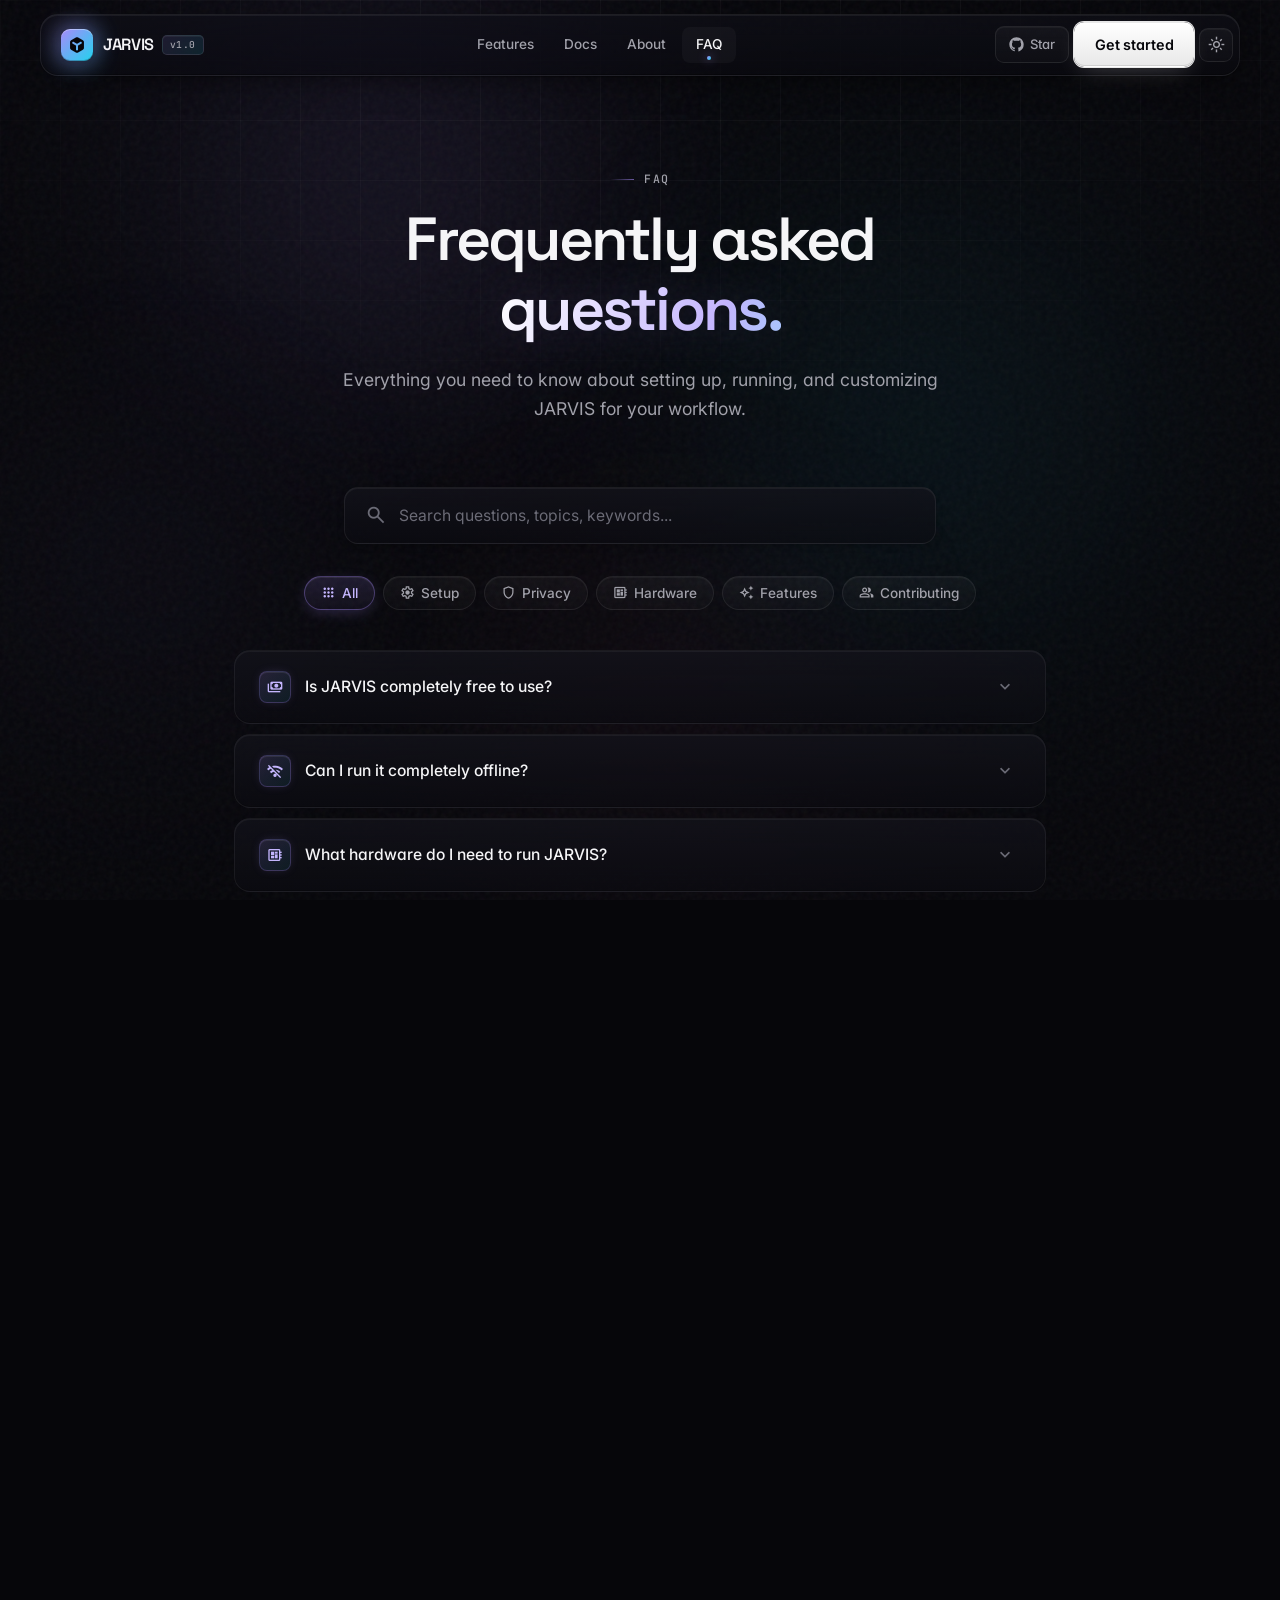
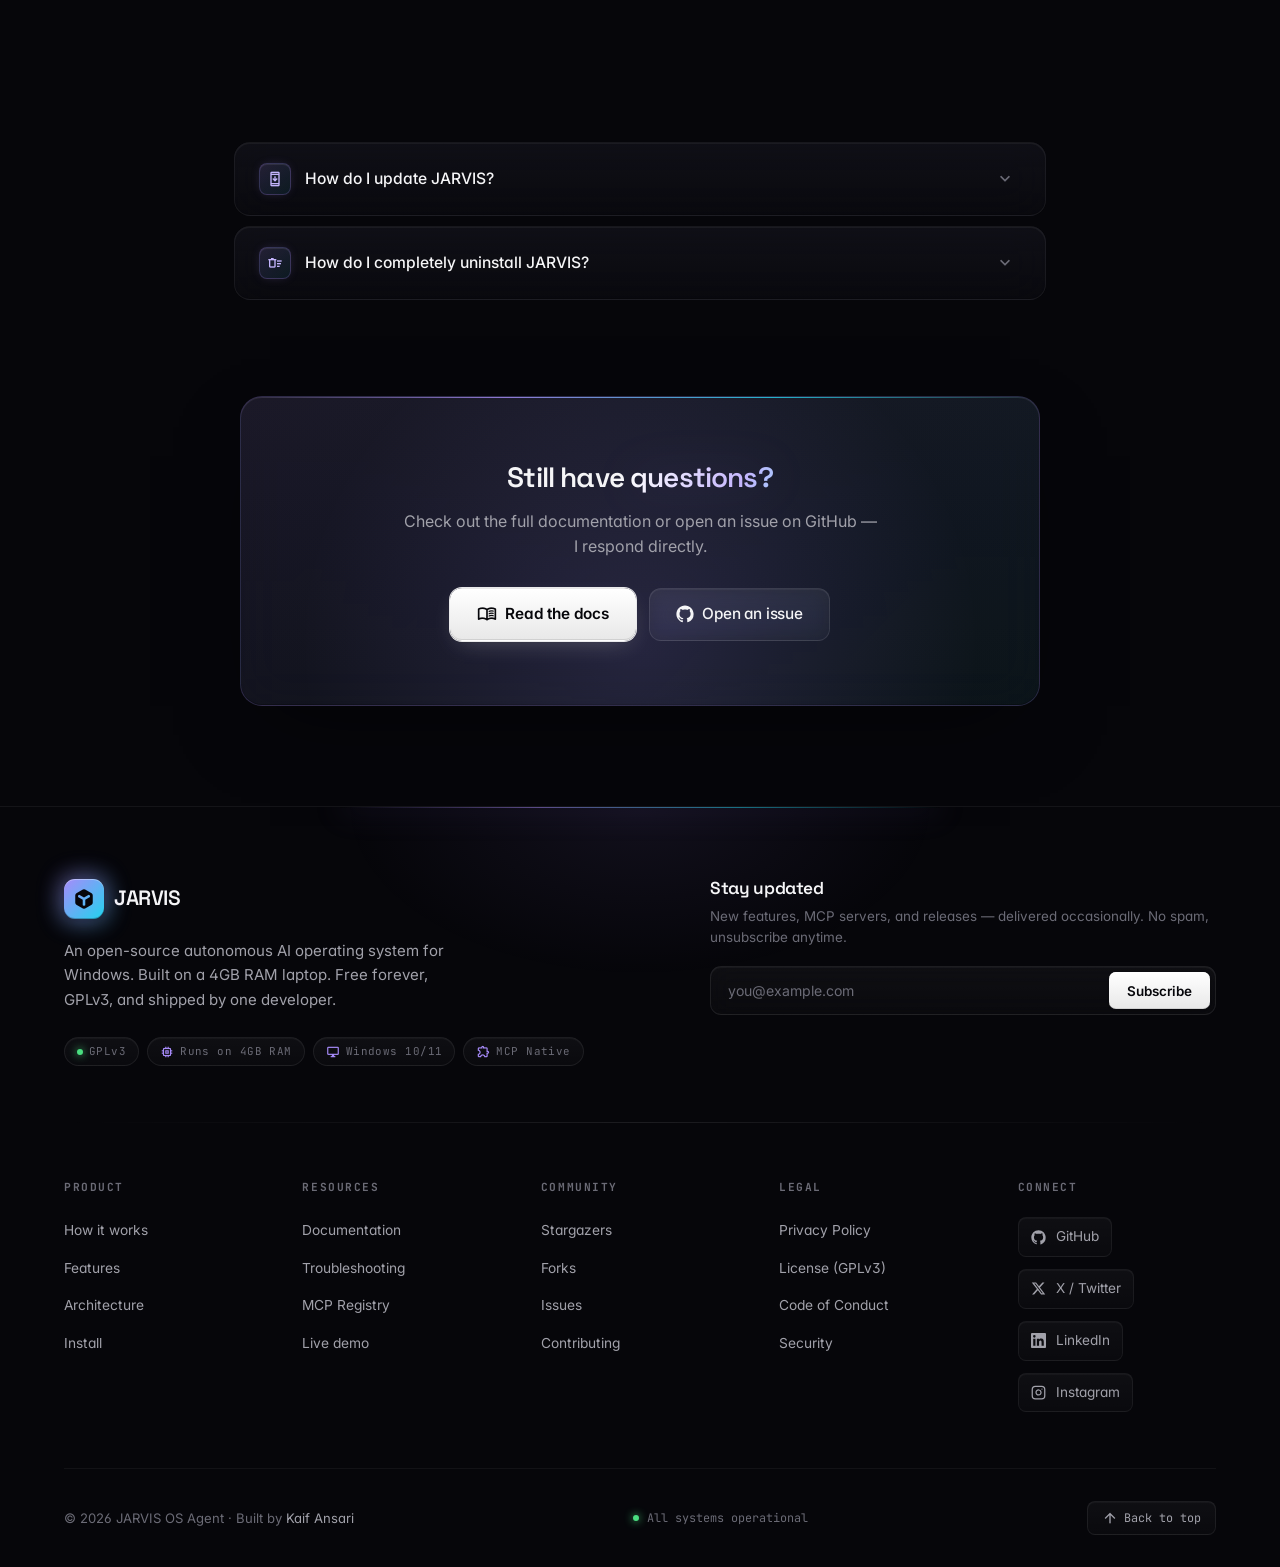
<file: public/faq.html>
<!DOCTYPE html>
<html lang="en">
<head>
<meta charset="UTF-8" />
<meta name="viewport" content="width=device-width, initial-scale=1, viewport-fit=cover" />
<title>FAQ — JARVIS OS Agent</title>
<meta name="description" content="Answers to the most common questions about JARVIS — cost, hardware, offline mode, privacy, mobile control, file safety, and more." />
<meta name="theme-color" content="#06060a" />
<script>
(function(){
  try {
    var t = localStorage.getItem('jarvis-theme') || 'dark';
    document.documentElement.dataset.jarvisTheme = t;
    if (t === 'light') {
      var m = document.querySelector('meta[name="theme-color"]');
      if (m) m.setAttribute('content', '#fafafa');
    }
  } catch(e) {
    document.documentElement.dataset.jarvisTheme = 'dark';
  }
})();
</script>
<link rel="canonical" href="https://jarvis-os-agent.vercel.app/faq" />
<link rel="icon" type="image/svg+xml" href="data:image/svg+xml,%3Csvg xmlns='http://www.w3.org/2000/svg' viewBox='0 0 32 32'%3E%3Cdefs%3E%3ClinearGradient id='g' x1='0' y1='0' x2='1' y2='1'%3E%3Cstop offset='0' stop-color='%23a78bfa'/%3E%3Cstop offset='1' stop-color='%2322d3ee'/%3E%3C/linearGradient%3E%3C/defs%3E%3Crect width='32' height='32' rx='7' fill='url(%23g)'/%3E%3Cpath d='M9 10l7 8-7 4zm14 0l-7 8 7 4z' fill='%2306060a'/%3E%3C/svg%3E" />
<meta property="og:title" content="FAQ — JARVIS OS Agent" />
<meta property="og:description" content="Everything you need to know about setting up, running, and customizing JARVIS." />
<meta property="og:type" content="website" />
<meta property="og:url" content="https://jarvis-os-agent.vercel.app/faq" />
<meta property="og:image" content="https://jarvis-os-agent.vercel.app/screenshots/agent_panel.PNG" />
<meta property="og:image:width" content="1200" />
<meta property="og:image:height" content="630" />
<meta property="og:image:alt" content="JARVIS OS Agent — FAQ" />
<meta name="twitter:card" content="summary_large_image" />
<meta name="twitter:site" content="@thekaifansari01" />
<meta name="twitter:creator" content="@thekaifansari01" />
<meta name="twitter:title" content="FAQ — JARVIS OS Agent" />
<meta name="twitter:description" content="Everything you need to know about setting up, running, and customizing JARVIS." />
<meta name="twitter:image" content="https://jarvis-os-agent.vercel.app/screenshots/agent_panel.PNG" />
<link rel="preconnect" href="https://fonts.googleapis.com">
<link rel="preconnect" href="https://fonts.gstatic.com" crossorigin>
<link href="https://fonts.googleapis.com/css2?family=Inter:wght@300;400;500;600;700;800&family=Space+Grotesk:wght@400;500;600;700&family=JetBrains+Mono:wght@400;500;600&display=swap" rel="stylesheet">
<link rel="stylesheet" href="https://fonts.googleapis.com/css2?family=Material+Symbols+Outlined:opsz,wght,FILL,GRAD@20..48,100..700,0..1,-50..200&display=swap" />
<script type="application/ld+json">
{
  "@context": "https://schema.org",
  "@graph": [
    {
      "@type": "BreadcrumbList",
      "itemListElement": [
        { "@type": "ListItem", "position": 1, "name": "Home", "item": "https://jarvis-os-agent.vercel.app/" },
        { "@type": "ListItem", "position": 2, "name": "FAQ", "item": "https://jarvis-os-agent.vercel.app/faq" }
      ]
    },
    {
      "@type": "FAQPage",
      "mainEntity": [
        { "@type": "Question", "name": "Is JARVIS completely free to use?", "acceptedAnswer": { "@type": "Answer", "text": "Yes, the core JARVIS software is 100% free and open-source under GPLv3. It can run entirely on local Ollama or LM Studio models for zero API cost. Cloud APIs may incur their own usage costs." } },
        { "@type": "Question", "name": "Can I run JARVIS completely offline?", "acceptedAnswer": { "@type": "Answer", "text": "Absolutely. Point PRIMARY_BASE_URL and FALLBACK_BASE_URL at a local OpenAI-compatible endpoint such as Ollama or LM Studio for 100% offline inference." } },
        { "@type": "Question", "name": "What hardware do I need to run JARVIS?", "acceptedAnswer": { "@type": "Answer", "text": "JARVIS was developed on an Intel i5-3210M (2012) with 4 GB RAM. No GPU is required because cloud LLM providers are used by default." } },
        { "@type": "Question", "name": "What is Live Mid-Execution Correction?", "acceptedAnswer": { "@type": "Answer", "text": "The AgenticBrain loop is interruptible. Change your mind mid-task and JARVIS absorbs the correction, re-plans in place, and preserves completed steps — no restart." } },
        { "@type": "Question", "name": "What is Mid-Task Agent Clarification (ask_user)?", "acceptedAnswer": { "@type": "Answer", "text": "When the agent hits a missing critical parameter, it pauses and asks via the Input Popup in Clarification Mode. Your answer is confirmed, background STT is muted, and the loop resumes from the same step." } },
        { "@type": "Question", "name": "What is the Contributor License Agreement (CLA)?", "acceptedAnswer": { "@type": "Answer", "text": "By submitting a Pull Request you grant the maintainer the right to use your contribution under both GPLv3 and any future commercial licenses, keeping the project legally clean and sustainable." } },
        { "@type": "Question", "name": "Does JARVIS work on Mac and Linux?", "acceptedAnswer": { "@type": "Answer", "text": "Currently Windows-only (Windows 10/11). GUI automation, PC monitor, and the Termux bridge assume Windows paths and APIs. Community ports are welcome." } },
        { "@type": "Question", "name": "How does Android control work?", "acceptedAnswer": { "@type": "Answer", "text": "A persistent WebSocket bridge over local WiFi using Termux + Termux:API from F-Droid. Pair once via the Unified Portal at http://127.0.0.1:8000 and control flashlight, vibrate, camera, notifications, and apps." } },
        { "@type": "Question", "name": "Will JARVIS accidentally delete my files?", "acceptedAnswer": { "@type": "Answer", "text": "JARVIS uses strict shlex tokenization and path canonicalization to block destructive commands on system paths. Irreversible actions require explicit Human-in-the-Loop consent first." } },
        { "@type": "Question", "name": "Why are WhatsApp and Telegram separate systems?", "acceptedAnswer": { "@type": "Answer", "text": "WhatsApp uses Baileys (Node.js WebSocket bridge) and Telegram uses MTProto via Telethon. Both run as background services managed by ServiceWatchdog with auto-restart on crash." } },
        { "@type": "Question", "name": "How does MCP integration work?", "acceptedAnswer": { "@type": "Answer", "text": "MCP lets JARVIS connect to 18,000+ community servers via jarvis mcp add or Data/mcp_servers.json. Servers hot-reload within 2 seconds with zero restart. Tools are namespaced as mcp__<server>__<tool>." } },
        { "@type": "Question", "name": "Is my data safe with JARVIS?", "acceptedAnswer": { "@type": "Answer", "text": "Credentials are AES-encrypted locally. Conversation history and memory graphs stay on disk. Zero telemetry. Only LLM API calls leave your machine, and you can switch to local models entirely." } },
        { "@type": "Question", "name": "How long does installation take?", "acceptedAnswer": { "@type": "Answer", "text": "Around 5–10 minutes on a warm connection. The 1-click installer auto-installs Git/Python/Node via winget, sets up environments, and registers the CLI." } },
        { "@type": "Question", "name": "How do I update JARVIS?", "acceptedAnswer": { "@type": "Answer", "text": "Run jarvis update or use the PowerShell update.ps1 one-liner. Both back up .env, memory, and MCP config to the Desktop first. Use jarvis update --check for status, --rollback to revert, --channel to switch release channels. Full guide at /documentation/update." } },
        { "@type": "Question", "name": "How do I completely uninstall JARVIS?", "acceptedAnswer": { "@type": "Answer", "text": "A single PowerShell command stops services, cleans the registry and PATH, removes the CLI, and deletes the install folder. A Desktop backup prompt fires first (default Yes). Full guide at /documentation/uninstall." } }
      ]
    }
  ]
}
</script>
<style>
:root {
  --bg: #06060a;
  --bg-2: #0a0a11;
  --bg-elev: #0f0f18;
  --surface: rgba(255, 255, 255, 0.03);
  --surface-hover: rgba(255, 255, 255, 0.055);
  --border: rgba(255, 255, 255, 0.07);
  --border-strong: rgba(255, 255, 255, 0.13);
  --border-bright: rgba(255, 255, 255, 0.22);
  --text: #f5f5f7;
  --text-dim: #a1a1aa;
  --text-muted: #6b6b76;
  --accent: #a78bfa;
  --accent-rgb: 167, 139, 250;
  --accent-2: #22d3ee;
  --accent-2-rgb: 34, 211, 238;
  --accent-3: #f472b6;
  --success: #4ade80;
  --warning: #fbbf24;
  --danger: #f87171;
  --radius-sm: 10px;
  --radius: 16px;
  --radius-lg: 22px;
  --radius-xl: 28px;
  --radius-pill: 999px;
  --max-w: 1200px;
  --nav-h: 62px;
  --ease-out: cubic-bezier(0.16, 1, 0.3, 1);
  --ease-in-out: cubic-bezier(0.65, 0, 0.35, 1);
  --ease-spring: cubic-bezier(0.34, 1.56, 0.64, 1);
  --shadow-sm: 0 1px 2px rgba(0,0,0,0.4), 0 2px 8px -2px rgba(0,0,0,0.3);
  --shadow-md: 0 4px 12px -4px rgba(0,0,0,0.5), 0 12px 32px -8px rgba(0,0,0,0.4);
  --shadow-lg: 0 8px 24px -8px rgba(0,0,0,0.6), 0 24px 60px -20px rgba(0,0,0,0.5);
  --inset-top: inset 0 1px 0 0 rgba(255, 255, 255, 0.06);
  --inset-top-strong: inset 0 1px 0 0 rgba(255, 255, 255, 0.09);
}

*, *::before, *::after { box-sizing: border-box; margin: 0; padding: 0; }
html { scroll-behavior: smooth; -webkit-text-size-adjust: 100%; overflow-x: hidden; }
body {
  font-family: 'Inter', system-ui, -apple-system, sans-serif;
  background: var(--bg);
  color: var(--text);
  line-height: 1.6;
  font-size: 16px;
  -webkit-font-smoothing: antialiased;
  -moz-osx-font-smoothing: grayscale;
  overflow-x: hidden;
  min-height: 100vh;
  font-feature-settings: 'ss01', 'cv11', 'cv02';
}
img, svg { display: block; max-width: 100%; }
a { color: inherit; text-decoration: none; }
button { font-family: inherit; cursor: pointer; border: none; background: none; color: inherit; }
ul { list-style: none; }
input { font-family: inherit; }
::selection { background: rgba(167, 139, 250, 0.35); color: #ffffff; }

.material-symbols-outlined {
  font-family: 'Material Symbols Outlined';
  font-weight: 400;
  font-style: normal;
  font-size: 22px;
  line-height: 1;
  letter-spacing: normal;
  text-transform: none;
  display: inline-block;
  white-space: nowrap;
  word-wrap: normal;
  direction: ltr;
  -webkit-font-feature-settings: 'liga';
  -webkit-font-smoothing: antialiased;
  user-select: none;
  font-variation-settings: 'FILL' 0, 'wght' 400, 'GRAD' 0, 'opsz' 24;
}

h1, h2, h3, h4 {
  font-family: 'Space Grotesk', 'Inter', sans-serif;
  font-weight: 600;
  letter-spacing: -0.03em;
  line-height: 1.15;
  text-wrap: balance;
}
h1 { font-size: clamp(2.2rem, 5vw, 3.8rem); letter-spacing: -0.045em; }
h2 { font-size: clamp(1.4rem, 2.2vw, 1.75rem); }
h3 { font-size: clamp(1rem, 1.4vw, 1.1rem); letter-spacing: -0.02em; }

.gradient-text {
  background: linear-gradient(110deg, #ffffff 0%, #c4b5fd 40%, #67e8f9 80%, #ffffff 100%);
  background-size: 200% auto;
  -webkit-background-clip: text;
  background-clip: text;
  color: transparent;
  animation: gradientShift 8s ease infinite;
  display: inline-block;
  filter: drop-shadow(0 0 24px rgba(167, 139, 250, 0.15));
}
@keyframes gradientShift {
  0%, 100% { background-position: 0% center; }
  50% { background-position: 100% center; }
}

.eyebrow {
  font-family: 'JetBrains Mono', monospace;
  font-size: 0.72rem;
  font-weight: 500;
  color: var(--text-dim);
  letter-spacing: 0.16em;
  text-transform: uppercase;
  display: inline-flex;
  align-items: center;
  gap: 10px;
}
.eyebrow::before {
  content: '';
  width: 24px;
  height: 1px;
  background: linear-gradient(90deg, transparent, rgba(167, 139, 250, 0.6));
}

.container { width: 100%; max-width: var(--max-w); margin: 0 auto; padding: 0 24px; }
.section { padding: clamp(56px, 8vw, 100px) 0; }

.cursor-glow {
  position: fixed;
  top: 0; left: 0;
  width: 500px; height: 500px;
  border-radius: 50%;
  background: radial-gradient(circle, rgba(167, 139, 250, 0.10), transparent 60%);
  pointer-events: none;
  z-index: 1;
  transform: translate3d(-50%, -50%, 0);
  transition: opacity 0.4s;
  will-change: transform;
  opacity: 0;
  mix-blend-mode: screen;
}
body.cursor-active .cursor-glow { opacity: 1; }

.bg-layer { position: fixed; inset: 0; pointer-events: none; z-index: -1; overflow: hidden; }
.bg-grid {
  position: absolute; inset: 0;
  background-image:
    linear-gradient(rgba(255,255,255,0.03) 1px, transparent 1px),
    linear-gradient(90deg, rgba(255,255,255,0.03) 1px, transparent 1px);
  background-size: 60px 60px;
  mask-image: radial-gradient(ellipse 90% 70% at 50% 0%, #000 30%, transparent 75%);
  -webkit-mask-image: radial-gradient(ellipse 90% 70% at 50% 0%, #000 30%, transparent 75%);
}
.bg-noise {
  position: absolute; inset: 0;
  opacity: 0.045;
  background-image: url("data:image/svg+xml,%3Csvg viewBox='0 0 200 200' xmlns='http://www.w3.org/2000/svg'%3E%3Cfilter id='n'%3E%3CfeTurbulence type='fractalNoise' baseFrequency='0.85' numOctaves='3' stitchTiles='stitch'/%3E%3C/filter%3E%3Crect width='100%25' height='100%25' filter='url(%23n)'/%3E%3C/svg%3E");
  mix-blend-mode: overlay;
  pointer-events: none;
}
.orb {
  position: absolute;
  border-radius: 50%;
  filter: blur(120px);
  opacity: 0.55;
  animation: floatOrb 26s ease-in-out infinite;
  will-change: transform;
}
.orb-1 { top: -15%; left: 5%; width: 640px; height: 640px; background: radial-gradient(circle, rgba(167,139,250,0.28), transparent 65%); }
.orb-2 { top: 8%; right: 0%; width: 720px; height: 720px; background: radial-gradient(circle, rgba(34,211,238,0.16), transparent 65%); animation-delay: -8s; }
.orb-3 { bottom: -10%; left: 30%; width: 560px; height: 560px; background: radial-gradient(circle, rgba(244,114,182,0.10), transparent 70%); animation-delay: -15s; }
.orb-4 { top: 40%; left: -5%; width: 420px; height: 420px; background: radial-gradient(circle, rgba(167,139,250,0.14), transparent 70%); animation-delay: -4s; }
@keyframes floatOrb {
  0%, 100% { transform: translate3d(0, 0, 0) scale(1); }
  33% { transform: translate3d(60px, -40px, 0) scale(1.08); }
  66% { transform: translate3d(-40px, 40px, 0) scale(0.96); }
}

.scroll-progress {
  position: fixed;
  top: 0; left: 0;
  height: 2px;
  width: 0;
  background: linear-gradient(90deg, #a78bfa, #22d3ee, #a78bfa);
  background-size: 200% auto;
  animation: gradientShift 4s ease infinite;
  z-index: 1000;
  box-shadow: 0 0 14px rgba(167, 139, 250, 0.6);
  transition: width 0.05s linear;
}

.nav {
  position: fixed;
  top: 14px;
  left: 50%;
  transform: translateX(-50%);
  width: calc(100% - 32px);
  max-width: var(--max-w);
  z-index: 100;
  transition: top 0.45s var(--ease-out);
}
.nav.scrolled { top: 8px; }
.nav-inner {
  position: relative;
  height: var(--nav-h);
  padding: 0 6px 0 20px;
  display: flex;
  align-items: center;
  justify-content: space-between;
  gap: 12px;
  border-radius: 18px;
  background: linear-gradient(180deg, rgba(15, 15, 22, 0.7), rgba(10, 10, 15, 0.6));
  backdrop-filter: blur(28px) saturate(180%);
  -webkit-backdrop-filter: blur(28px) saturate(180%);
  border: 1px solid rgba(255, 255, 255, 0.08);
  box-shadow:
    inset 0 1px 0 0 rgba(255, 255, 255, 0.06),
    inset 0 -1px 0 0 rgba(0, 0, 0, 0.3),
    0 8px 32px -8px rgba(0, 0, 0, 0.55),
    0 1px 2px rgba(0, 0, 0, 0.4);
  transition: all 0.4s var(--ease-out);
  isolation: isolate;
}
.nav-inner::before {
  content: '';
  position: absolute;
  inset: -1px;
  border-radius: inherit;
  padding: 1px;
  background: linear-gradient(135deg, rgba(167,139,250,0) 0%, rgba(167,139,250,0.4) 50%, rgba(34,211,238,0.4) 100%);
  -webkit-mask: linear-gradient(#000 0 0) content-box, linear-gradient(#000 0 0);
  -webkit-mask-composite: xor;
  mask-composite: exclude;
  opacity: 0;
  transition: opacity 0.6s var(--ease-out);
  pointer-events: none;
  z-index: -1;
}
.nav-inner::after {
  content: '';
  position: absolute;
  inset: 0;
  border-radius: inherit;
  background:
    radial-gradient(ellipse 400px 100px at 50% 0%, rgba(167, 139, 250, 0.08), transparent 70%),
    linear-gradient(180deg, rgba(255,255,255,0.02), transparent 40%);
  opacity: 0;
  transition: opacity 0.4s var(--ease-out);
  pointer-events: none;
  z-index: -1;
}
.nav.scrolled .nav-inner {
  background: linear-gradient(180deg, rgba(10, 10, 15, 0.85), rgba(6, 6, 10, 0.75));
  border-color: rgba(255, 255, 255, 0.1);
  box-shadow:
    inset 0 1px 0 0 rgba(255, 255, 255, 0.07),
    inset 0 -1px 0 0 rgba(0, 0, 0, 0.35),
    0 16px 48px -12px rgba(0, 0, 0, 0.8),
    0 0 40px -20px rgba(167, 139, 250, 0.35),
    0 1px 2px rgba(0, 0, 0, 0.5);
}
.nav.scrolled .nav-inner::before { opacity: 1; }
.nav.scrolled .nav-inner::after { opacity: 1; }

.brand {
  display: flex;
  align-items: center;
  gap: 10px;
  font-family: 'Space Grotesk', sans-serif;
  font-weight: 600;
  font-size: 1.02rem;
  letter-spacing: -0.02em;
  flex-shrink: 0;
}
.brand-mark {
  position: relative;
  width: 32px; height: 32px;
  border-radius: 9px;
  background: linear-gradient(135deg, #a78bfa, #22d3ee);
  display: grid; place-items: center;
  box-shadow:
    0 0 24px rgba(167, 139, 250, 0.35),
    inset 0 1px 0 rgba(255, 255, 255, 0.35),
    inset 0 -1px 0 rgba(0, 0, 0, 0.25),
    0 2px 4px rgba(0, 0, 0, 0.3);
  transition: transform 0.5s var(--ease-spring), box-shadow 0.4s;
  flex-shrink: 0;
}
.brand:hover .brand-mark {
  transform: rotate(-12deg) scale(1.08);
  box-shadow:
    0 0 32px rgba(167, 139, 250, 0.55),
    inset 0 1px 0 rgba(255, 255, 255, 0.4),
    inset 0 -1px 0 rgba(0, 0, 0, 0.25),
    0 4px 8px rgba(0, 0, 0, 0.4);
}
.brand-mark::after {
  content: '';
  position: absolute;
  inset: -4px;
  border-radius: 12px;
  background: linear-gradient(135deg, #a78bfa, #22d3ee);
  opacity: 0.35;
  filter: blur(12px);
  z-index: -1;
}
.brand-mark .material-symbols-outlined {
  color: #06060a;
  font-size: 18px;
  font-variation-settings: 'FILL' 1, 'wght' 700;
}
.brand-text { display: inline-flex; align-items: center; gap: 8px; }
.brand-version {
  font-family: 'JetBrains Mono', monospace;
  font-size: 0.6rem;
  font-weight: 500;
  padding: 2px 7px;
  background: linear-gradient(135deg, rgba(167,139,250,0.12), rgba(34,211,238,0.12));
  border: 1px solid rgba(255, 255, 255, 0.1);
  border-radius: 5px;
  color: var(--text-dim);
  letter-spacing: 0.04em;
  line-height: 1.4;
  box-shadow: inset 0 1px 0 rgba(255, 255, 255, 0.05);
}

.nav-links { display: flex; align-items: center; gap: 2px; flex: 1; justify-content: center; }
.nav-links > a {
  padding: 7px 14px;
  font-size: 0.85rem;
  font-weight: 500;
  color: var(--text-dim);
  border-radius: 8px;
  transition: color 0.2s, background 0.2s;
  position: relative;
}
.nav-links > a::before {
  content: '';
  position: absolute;
  bottom: 3px;
  left: 50%;
  transform: translateX(-50%) scale(0);
  width: 4px;
  height: 4px;
  border-radius: 50%;
  background: linear-gradient(135deg, #a78bfa, #22d3ee);
  box-shadow: 0 0 10px rgba(167, 139, 250, 0.8);
  transition: transform 0.35s var(--ease-spring);
}
.nav-links > a:hover { color: var(--text); background: var(--surface); }
.nav-links > a:hover::before { transform: translateX(-50%) scale(1); }
.nav-links > a.active { color: var(--text); background: var(--surface); }
.nav-links > a.active::before { transform: translateX(-50%) scale(1); }

.nav-links-mobile-actions { display: none; }

.nav-actions { display: flex; align-items: center; gap: 5px; flex-shrink: 0; }
.nav-github {
  display: inline-flex;
  align-items: center;
  gap: 6px;
  padding: 7px 13px;
  border-radius: 9px;
  font-size: 0.82rem;
  font-weight: 500;
  color: var(--text-dim);
  background: linear-gradient(180deg, rgba(255, 255, 255, 0.04), rgba(255, 255, 255, 0.02));
  border: 1px solid rgba(255, 255, 255, 0.08);
  box-shadow: inset 0 1px 0 rgba(255, 255, 255, 0.04);
  transition: all 0.25s var(--ease-out);
  position: relative;
  overflow: hidden;
}
.nav-github::before {
  content: '';
  position: absolute;
  inset: 0;
  background: linear-gradient(135deg, transparent, rgba(167, 139, 250, 0.15), transparent);
  transform: translateX(-100%);
  transition: transform 0.7s var(--ease-out);
}
.nav-github:hover::before { transform: translateX(100%); }
.nav-github:hover {
  color: var(--text);
  background: linear-gradient(180deg, rgba(255, 255, 255, 0.07), rgba(255, 255, 255, 0.04));
  border-color: rgba(255, 255, 255, 0.15);
  transform: translateY(-1px);
  box-shadow: inset 0 1px 0 rgba(255, 255, 255, 0.06), 0 4px 12px -4px rgba(0, 0, 0, 0.4);
}
.nav-github svg { transition: transform 0.5s var(--ease-spring); position: relative; z-index: 1; }
.nav-github:hover svg { transform: rotate(-12deg) scale(1.1); }
.nav-github span { position: relative; z-index: 1; }
.nav-cta { padding: 7px 15px; font-size: 0.82rem; position: relative; overflow: hidden; }

.theme-toggle {
  display: inline-flex;
  align-items: center;
  justify-content: center;
  width: 34px;
  height: 34px;
  border-radius: 9px;
  color: var(--text-dim);
  background: linear-gradient(180deg, rgba(255, 255, 255, 0.04), rgba(255, 255, 255, 0.02));
  border: 1px solid rgba(255, 255, 255, 0.08);
  box-shadow: inset 0 1px 0 rgba(255, 255, 255, 0.04);
  transition: all 0.25s var(--ease-out);
  flex-shrink: 0;
  position: relative;
  overflow: hidden;
}
.theme-toggle::before {
  content: '';
  position: absolute;
  inset: 0;
  background: radial-gradient(circle at center, rgba(167, 139, 250, 0.2), transparent 70%);
  opacity: 0;
  transition: opacity 0.3s;
}
.theme-toggle:hover::before { opacity: 1; }
.theme-toggle:hover {
  color: var(--text);
  background: linear-gradient(180deg, rgba(255, 255, 255, 0.07), rgba(255, 255, 255, 0.04));
  border-color: rgba(255, 255, 255, 0.15);
  transform: translateY(-1px);
}
.theme-toggle .material-symbols-outlined {
  font-size: 17px;
  position: relative;
  z-index: 1;
  transition: transform 0.5s var(--ease-spring);
}
.theme-toggle:hover .material-symbols-outlined { transform: rotate(25deg); }

.mobile-toggle {
  display: none;
  width: 34px; height: 34px;
  border-radius: 9px;
  align-items: center;
  justify-content: center;
  color: var(--text);
  background: linear-gradient(180deg, rgba(255, 255, 255, 0.04), rgba(255, 255, 255, 0.02));
  border: 1px solid rgba(255, 255, 255, 0.08);
  box-shadow: inset 0 1px 0 rgba(255, 255, 255, 0.04);
  flex-shrink: 0;
  transition: all 0.2s;
}
.mobile-toggle:hover { background: linear-gradient(180deg, rgba(255, 255, 255, 0.07), rgba(255, 255, 255, 0.04)); }
.mobile-toggle .material-symbols-outlined {
  font-size: 20px;
  transition: transform 0.4s var(--ease-spring);
}
.nav.mobile-open .mobile-toggle .material-symbols-outlined { transform: rotate(90deg); }

.btn {
  display: inline-flex;
  align-items: center;
  justify-content: center;
  gap: 8px;
  padding: 10px 20px;
  border-radius: 10px;
  font-size: 0.9rem;
  font-weight: 500;
  transition: all 0.25s var(--ease-out);
  white-space: nowrap;
  border: 1px solid transparent;
  letter-spacing: -0.01em;
  position: relative;
  overflow: hidden;
  will-change: transform;
}
.btn .material-symbols-outlined { font-size: 18px; position: relative; z-index: 1; }
.btn > * { position: relative; z-index: 1; }

.btn-primary {
  background: linear-gradient(180deg, #ffffff, #e8e8e8);
  color: #06060a;
  font-weight: 600;
  box-shadow:
    inset 0 1px 0 0 rgba(255, 255, 255, 0.9),
    inset 0 -1px 0 0 rgba(0, 0, 0, 0.1),
    0 0 0 1px rgba(255, 255, 255, 0.9),
    0 1px 2px rgba(0, 0, 0, 0.2),
    0 8px 24px -8px rgba(255, 255, 255, 0.25);
}
.btn-primary:hover {
  background: linear-gradient(180deg, #ffffff, #f0f0f0);
  box-shadow:
    inset 0 1px 0 0 rgba(255, 255, 255, 1),
    inset 0 -1px 0 0 rgba(0, 0, 0, 0.1),
    0 0 0 1px rgba(255, 255, 255, 1),
    0 2px 4px rgba(0, 0, 0, 0.2),
    0 14px 34px -8px rgba(255, 255, 255, 0.4);
  transform: translateY(-1px);
}
.btn-primary::before {
  content: '';
  position: absolute;
  inset: 0;
  background: linear-gradient(135deg, transparent, rgba(167, 139, 250, 0.25), transparent);
  transform: translateX(-100%);
  transition: transform 0.8s var(--ease-out);
}
.btn-primary:hover::before { transform: translateX(100%); }

.btn-ghost {
  background: linear-gradient(180deg, rgba(255, 255, 255, 0.05), rgba(255, 255, 255, 0.02));
  border-color: rgba(255, 255, 255, 0.1);
  color: var(--text);
  backdrop-filter: blur(10px);
  -webkit-backdrop-filter: blur(10px);
  box-shadow: inset 0 1px 0 rgba(255, 255, 255, 0.05);
}
.btn-ghost:hover {
  background: linear-gradient(180deg, rgba(255, 255, 255, 0.09), rgba(255, 255, 255, 0.04));
  border-color: rgba(255, 255, 255, 0.2);
  transform: translateY(-1px);
  box-shadow: inset 0 1px 0 rgba(255, 255, 255, 0.08), 0 8px 20px -8px rgba(0, 0, 0, 0.4);
}
.btn-lg { padding: 13px 26px; font-size: 0.96rem; border-radius: 12px; }
.btn-lg .material-symbols-outlined { font-size: 20px; }

.hero {
  padding: calc(var(--nav-h) + 100px) 0 32px;
  text-align: center;
}
.hero h1 { max-width: 800px; margin: 16px auto 20px; }
.hero-sub {
  max-width: 640px;
  margin: 0 auto 32px;
  font-size: clamp(1rem, 1.4vw, 1.1rem);
  color: var(--text-dim);
  line-height: 1.65;
}

.search-wrap {
  max-width: 640px;
  margin: 0 auto 32px;
  padding: 0 24px;
}
.search-box {
  display: flex;
  align-items: center;
  gap: 12px;
  padding: 8px 8px 8px 20px;
  background: linear-gradient(180deg, rgba(20, 20, 28, 0.7), rgba(12, 12, 18, 0.6));
  backdrop-filter: blur(20px);
  -webkit-backdrop-filter: blur(20px);
  border: 1px solid rgba(255, 255, 255, 0.07);
  border-radius: 14px;
  transition: border-color 0.25s, box-shadow 0.25s;
  box-shadow:
    inset 0 1px 0 rgba(255, 255, 255, 0.05),
    0 2px 8px -2px rgba(0, 0, 0, 0.3);
}
.search-box:focus-within {
  border-color: rgba(167, 139, 250, 0.4);
  box-shadow:
    inset 0 1px 0 rgba(255, 255, 255, 0.08),
    0 0 0 3px rgba(167, 139, 250, 0.1),
    0 4px 16px -4px rgba(0, 0, 0, 0.4);
}
.search-box .material-symbols-outlined {
  color: var(--text-muted);
  font-size: 22px;
  flex-shrink: 0;
}
.search-box input {
  flex: 1;
  background: transparent;
  border: none;
  outline: none;
  color: var(--text);
  font-size: 0.98rem;
  padding: 10px 0;
  min-width: 0;
}
.search-box input::placeholder { color: var(--text-muted); }
.search-box .search-clear {
  width: 32px;
  height: 32px;
  border-radius: 8px;
  display: none;
  align-items: center;
  justify-content: center;
  color: var(--text-muted);
  transition: all 0.2s;
  flex-shrink: 0;
}
.search-box .search-clear:hover {
  color: var(--text);
  background: var(--surface-hover);
}
.search-box.has-value .search-clear { display: flex; }

.categories {
  display: flex;
  flex-wrap: wrap;
  gap: 8px;
  justify-content: center;
  max-width: 900px;
  margin: 0 auto 40px;
  padding: 0 24px;
}
.cat-pill {
  display: inline-flex;
  align-items: center;
  gap: 6px;
  padding: 8px 16px;
  border-radius: 999px;
  font-size: 0.85rem;
  font-weight: 500;
  color: var(--text-dim);
  background: linear-gradient(180deg, rgba(255, 255, 255, 0.04), rgba(255, 255, 255, 0.02));
  border: 1px solid rgba(255, 255, 255, 0.07);
  transition: all 0.25s var(--ease-out);
  cursor: pointer;
  box-shadow: inset 0 1px 0 rgba(255, 255, 255, 0.04);
}
.cat-pill:hover {
  color: var(--text);
  border-color: rgba(255, 255, 255, 0.15);
  background: linear-gradient(180deg, rgba(255, 255, 255, 0.07), rgba(255, 255, 255, 0.04));
  transform: translateY(-1px);
}
.cat-pill.active {
  color: #c4b5fd;
  background: linear-gradient(180deg, rgba(167, 139, 250, 0.15), rgba(167, 139, 250, 0.05));
  border-color: rgba(167, 139, 250, 0.35);
  box-shadow:
    inset 0 1px 0 rgba(255, 255, 255, 0.08),
    0 4px 16px -4px rgba(167, 139, 250, 0.3);
}
.cat-pill .material-symbols-outlined { font-size: 15px; }

.faq-wrap { max-width: 860px; margin: 0 auto; padding: 0 24px 96px; }
.faq-list { display: flex; flex-direction: column; gap: 10px; }

.faq-item {
  background: linear-gradient(180deg, rgba(20, 20, 28, 0.7), rgba(12, 12, 18, 0.6));
  backdrop-filter: blur(20px);
  -webkit-backdrop-filter: blur(20px);
  border: 1px solid rgba(255, 255, 255, 0.06);
  border-radius: var(--radius);
  overflow: hidden;
  transition: border-color 0.25s, background 0.25s, box-shadow 0.25s;
  box-shadow:
    inset 0 1px 0 rgba(255, 255, 255, 0.05),
    inset 0 -1px 0 rgba(0, 0, 0, 0.2);
  position: relative;
}
.faq-item::before {
  content: '';
  position: absolute;
  top: 0; left: 0; right: 0;
  height: 1px;
  background: linear-gradient(90deg, transparent, rgba(167, 139, 250, 0.5), transparent);
  opacity: 0;
  transition: opacity 0.3s;
}
.faq-item:hover {
  border-color: rgba(255, 255, 255, 0.12);
  background: linear-gradient(180deg, rgba(22, 22, 30, 0.75), rgba(13, 13, 20, 0.65));
}
.faq-item[open] {
  border-color: rgba(167, 139, 250, 0.28);
  background: linear-gradient(180deg, rgba(24, 24, 34, 0.8), rgba(14, 14, 22, 0.7));
  box-shadow:
    inset 0 1px 0 rgba(255, 255, 255, 0.07),
    inset 0 -1px 0 rgba(0, 0, 0, 0.2),
    0 0 40px -20px rgba(167, 139, 250, 0.3);
}
.faq-item[open]::before { opacity: 1; }
.faq-item summary {
  padding: 20px 24px;
  cursor: pointer;
  list-style: none;
  display: flex;
  align-items: center;
  justify-content: space-between;
  gap: 16px;
  font-weight: 500;
  font-size: 0.98rem;
  transition: color 0.2s;
}
.faq-item summary::-webkit-details-marker { display: none; }
.faq-item summary:hover { color: #c4b5fd; }
.faq-item[open] summary { color: var(--text); }
.faq-q {
  display: flex;
  align-items: center;
  gap: 14px;
  flex: 1;
  min-width: 0;
}
.faq-q-icon {
  width: 32px;
  height: 32px;
  border-radius: 8px;
  display: grid;
  place-items: center;
  background: linear-gradient(135deg, rgba(167, 139, 250, 0.15), rgba(34, 211, 238, 0.08));
  border: 1px solid rgba(167, 139, 250, 0.22);
  color: #c4b5fd;
  flex-shrink: 0;
  transition: transform 0.4s var(--ease-spring), box-shadow 0.4s;
  box-shadow:
    inset 0 1px 0 rgba(255, 255, 255, 0.08),
    0 0 12px -4px rgba(167, 139, 250, 0.3);
}
.faq-item[open] .faq-q-icon {
  transform: scale(1.08);
  box-shadow:
    inset 0 1px 0 rgba(255, 255, 255, 0.12),
    0 0 16px -2px rgba(167, 139, 250, 0.5);
}
.faq-q-icon .material-symbols-outlined { font-size: 16px; }
.faq-chevron {
  width: 32px;
  height: 32px;
  border-radius: 8px;
  display: grid;
  place-items: center;
  color: var(--text-muted);
  flex-shrink: 0;
  transition: transform 0.3s var(--ease-out), color 0.2s, background 0.2s;
}
.faq-item:hover .faq-chevron { color: var(--text); background: var(--surface); }
.faq-item[open] .faq-chevron {
  transform: rotate(180deg);
  color: #a78bfa;
  background: rgba(167, 139, 250, 0.1);
}
.faq-chevron .material-symbols-outlined { font-size: 20px; }
.faq-answer {
  padding: 0 24px 22px;
  color: var(--text-dim);
  font-size: 0.92rem;
  line-height: 1.75;
}
.faq-answer p + p { margin-top: 12px; }
.faq-answer strong { color: var(--text); font-weight: 500; }
.faq-answer a {
  color: #a78bfa;
  border-bottom: 1px solid rgba(167, 139, 250, 0.3);
  transition: all 0.15s;
}
.faq-answer a:hover {
  border-bottom-color: #a78bfa;
  background: rgba(167, 139, 250, 0.08);
}
.faq-answer code {
  font-family: 'JetBrains Mono', monospace;
  font-size: 0.85em;
  padding: 2px 6px;
  background: rgba(167, 139, 250, 0.12);
  border: 1px solid rgba(167, 139, 250, 0.2);
  border-radius: 5px;
  color: #c4b5fd;
}

.empty-state {
  display: none;
  padding: 64px 24px;
  text-align: center;
  background: linear-gradient(180deg, rgba(20, 20, 28, 0.7), rgba(12, 12, 18, 0.6));
  backdrop-filter: blur(20px);
  -webkit-backdrop-filter: blur(20px);
  border: 1px solid rgba(255, 255, 255, 0.06);
  border-radius: var(--radius);
  box-shadow: inset 0 1px 0 rgba(255, 255, 255, 0.05);
}
.empty-state.show { display: block; }
.empty-state .material-symbols-outlined {
  font-size: 48px;
  color: var(--text-muted);
  margin-bottom: 12px;
}
.empty-state h3 { margin-bottom: 8px; }
.empty-state p { color: var(--text-dim); font-size: 0.94rem; }

.cta {
  text-align: center;
  background:
    linear-gradient(135deg, rgba(167, 139, 250, 0.08), rgba(34, 211, 238, 0.05)),
    linear-gradient(180deg, rgba(20, 20, 28, 0.7), rgba(12, 12, 18, 0.6));
  backdrop-filter: blur(24px);
  -webkit-backdrop-filter: blur(24px);
  border: 1px solid rgba(167, 139, 250, 0.18);
  border-radius: var(--radius-lg);
  padding: clamp(40px, 6vw, 64px) 32px;
  position: relative;
  overflow: hidden;
  max-width: 800px;
  margin: 0 auto;
  box-shadow:
    inset 0 1px 0 rgba(255, 255, 255, 0.08),
    inset 0 -1px 0 rgba(0, 0, 0, 0.3),
    0 30px 80px -30px rgba(0, 0, 0, 0.6);
}
.cta::before {
  content: '';
  position: absolute;
  top: -50%; left: 50%;
  width: 800px; height: 800px;
  transform: translateX(-50%);
  background: radial-gradient(circle, rgba(167, 139, 250, 0.15), transparent 60%);
  pointer-events: none;
  animation: pulseGlow 8s ease-in-out infinite;
}
.cta::after {
  content: '';
  position: absolute;
  top: 0; left: 0; right: 0;
  height: 1px;
  background: linear-gradient(90deg, transparent, rgba(167, 139, 250, 0.8), rgba(34, 211, 238, 0.8), transparent);
}
@keyframes pulseGlow {
  0%, 100% { opacity: 0.6; transform: translateX(-50%) scale(1); }
  50% { opacity: 1; transform: translateX(-50%) scale(1.12); }
}
.cta h2 { margin-bottom: 16px; position: relative; }
.cta p { color: var(--text-dim); max-width: 480px; margin: 0 auto 28px; position: relative; }
.cta-actions { display: flex; gap: 12px; justify-content: center; flex-wrap: wrap; position: relative; }

.footer {
  position: relative;
  border-top: 1px solid rgba(255, 255, 255, 0.06);
  padding: 72px 0 32px;
  overflow: hidden;
}
.footer::before {
  content: '';
  position: absolute;
  top: 0; left: 50%;
  transform: translateX(-50%);
  width: min(600px, 80%);
  height: 1px;
  background: linear-gradient(90deg, transparent, rgba(167, 139, 250, 0.5), rgba(34, 211, 238, 0.5), transparent);
  box-shadow: 0 0 30px 2px rgba(167, 139, 250, 0.25);
}
.footer::after {
  content: '';
  position: absolute;
  top: -200px; left: 50%;
  transform: translateX(-50%);
  width: 700px;
  height: 400px;
  background: radial-gradient(ellipse at center, rgba(167, 139, 250, 0.08), transparent 60%);
  pointer-events: none;
  z-index: -1;
}
.footer-hero {
  display: grid;
  grid-template-columns: 1.15fr 1fr;
  gap: 64px;
  align-items: start;
  margin-bottom: 56px;
}
.footer-brand-block { display: flex; flex-direction: column; }
.footer-brand-block .brand { font-size: 1.3rem; margin-bottom: 20px; align-self: flex-start; }
.footer-brand-block .brand-mark { width: 40px; height: 40px; border-radius: 11px; }
.footer-brand-block .brand-mark .material-symbols-outlined { font-size: 22px; }
.footer-tagline {
  color: var(--text-dim);
  font-size: 0.94rem;
  line-height: 1.65;
  max-width: 400px;
  margin-bottom: 24px;
}
.footer-badges { display: flex; flex-wrap: wrap; gap: 8px; }
.footer-badge {
  display: inline-flex;
  align-items: center;
  gap: 6px;
  padding: 5px 12px;
  background: linear-gradient(180deg, rgba(255, 255, 255, 0.04), rgba(255, 255, 255, 0.02));
  border: 1px solid rgba(255, 255, 255, 0.07);
  border-radius: var(--radius-pill);
  font-family: 'JetBrains Mono', monospace;
  font-size: 0.68rem;
  color: var(--text-muted);
  letter-spacing: 0.04em;
  transition: all 0.2s;
  box-shadow: inset 0 1px 0 rgba(255, 255, 255, 0.03);
}
.footer-badge:hover { color: var(--text-dim); border-color: rgba(255, 255, 255, 0.15); }
.footer-badge .status-dot {
  width: 6px; height: 6px; border-radius: 50%;
  background: var(--success);
  box-shadow: 0 0 8px var(--success);
  animation: pulseDot 2s ease-in-out infinite;
}
.footer-badge .material-symbols-outlined { font-size: 14px; color: var(--accent); }
@keyframes pulseDot {
  0%, 100% { opacity: 1; transform: scale(1); box-shadow: 0 0 10px #4ade80; }
  50% { opacity: 0.6; transform: scale(0.85); box-shadow: 0 0 18px #4ade80; }
}
.footer-newsletter h4 { font-family: 'Space Grotesk', sans-serif; font-size: 1.08rem; margin-bottom: 8px; letter-spacing: -0.02em; }
.footer-newsletter p { color: var(--text-muted); font-size: 0.84rem; margin-bottom: 18px; line-height: 1.55; }
.newsletter-form {
  display: flex;
  gap: 6px;
  padding: 5px;
  background: linear-gradient(180deg, rgba(255, 255, 255, 0.04), rgba(255, 255, 255, 0.02));
  backdrop-filter: blur(12px);
  -webkit-backdrop-filter: blur(12px);
  border: 1px solid rgba(255, 255, 255, 0.08);
  border-radius: 11px;
  transition: border-color 0.25s, box-shadow 0.25s;
  box-shadow: inset 0 1px 0 rgba(255, 255, 255, 0.04);
}
.newsletter-form:focus-within {
  border-color: rgba(167, 139, 250, 0.4);
  box-shadow: inset 0 1px 0 rgba(255, 255, 255, 0.06), 0 0 0 3px rgba(167, 139, 250, 0.08);
}
.newsletter-form input {
  flex: 1;
  background: transparent;
  border: none;
  padding: 10px 12px;
  color: var(--text);
  font-size: 0.88rem;
  outline: none;
  min-width: 0;
}
.newsletter-form input::placeholder { color: var(--text-muted); }
.newsletter-form button {
  padding: 10px 18px;
  background: linear-gradient(180deg, #ffffff, #e8e8e8);
  color: #06060a;
  font-weight: 600;
  font-size: 0.84rem;
  border-radius: 7px;
  transition: all 0.2s var(--ease-out);
  white-space: nowrap;
  box-shadow: inset 0 1px 0 rgba(255, 255, 255, 0.9), inset 0 -1px 0 rgba(0, 0, 0, 0.1), 0 1px 2px rgba(0, 0, 0, 0.2);
}
.newsletter-form button:hover {
  box-shadow: inset 0 1px 0 rgba(255, 255, 255, 1), inset 0 -1px 0 rgba(0, 0, 0, 0.1), 0 4px 16px rgba(255, 255, 255, 0.3);
  transform: translateY(-1px);
}
.footer-divider {
  height: 1px;
  background: linear-gradient(90deg, transparent, rgba(255, 255, 255, 0.09), transparent);
  margin-bottom: 56px;
}
.footer-grid {
  display: grid;
  grid-template-columns: repeat(5, 1fr);
  gap: 40px;
  margin-bottom: 56px;
}
.footer-col h5 {
  font-family: 'JetBrains Mono', monospace;
  font-size: 0.7rem;
  text-transform: uppercase;
  letter-spacing: 0.14em;
  color: var(--text-muted);
  margin-bottom: 20px;
}
.footer-col ul { display: flex; flex-direction: column; gap: 12px; }
.footer-col a {
  font-size: 0.86rem;
  color: var(--text-dim);
  transition: color 0.2s, transform 0.2s;
  display: inline-flex;
  align-items: center;
  gap: 6px;
  width: fit-content;
}
.footer-col a:hover { color: #c4b5fd; transform: translateX(3px); }
.footer-col a .material-symbols-outlined { font-size: 15px; color: var(--text-muted); transition: color 0.2s; }
.footer-col a:hover .material-symbols-outlined { color: #a78bfa; }
.footer-social-list { display: flex; flex-direction: column; gap: 12px; }
.footer-social-list a {
  display: inline-flex;
  align-items: center;
  gap: 10px;
  padding: 8px 12px;
  border-radius: 8px;
  background: linear-gradient(180deg, rgba(255, 255, 255, 0.04), rgba(255, 255, 255, 0.02));
  border: 1px solid rgba(255, 255, 255, 0.06);
  color: var(--text-dim);
  font-size: 0.85rem;
  transition: all 0.2s;
  box-shadow: inset 0 1px 0 rgba(255, 255, 255, 0.03);
}
.footer-social-list a:hover {
  color: #c4b5fd;
  border-color: rgba(167, 139, 250, 0.3);
  background: linear-gradient(180deg, rgba(167, 139, 250, 0.1), rgba(167, 139, 250, 0.03));
  transform: translateX(3px);
  box-shadow: inset 0 1px 0 rgba(255, 255, 255, 0.06), 0 2px 8px -2px rgba(167, 139, 250, 0.3);
}
.footer-social-list svg { width: 15px; height: 15px; flex-shrink: 0; }
.footer-bottom {
  display: flex;
  align-items: center;
  justify-content: space-between;
  padding-top: 32px;
  border-top: 1px solid rgba(255, 255, 255, 0.05);
  font-size: 0.82rem;
  color: var(--text-muted);
  flex-wrap: wrap;
  gap: 16px;
}
.footer-copy a { color: var(--text-dim); transition: color 0.2s; }
.footer-copy a:hover { color: #c4b5fd; }
.footer-status {
  display: flex;
  align-items: center;
  gap: 8px;
  font-family: 'JetBrains Mono', monospace;
  font-size: 0.74rem;
  color: var(--text-muted);
}
.footer-status .status-dot {
  width: 6px; height: 6px; border-radius: 50%;
  background: var(--success);
  box-shadow: 0 0 8px var(--success);
  animation: pulseDot 2s ease-in-out infinite;
}
.footer-backtop {
  display: inline-flex;
  align-items: center;
  gap: 6px;
  padding: 8px 14px;
  background: linear-gradient(180deg, rgba(255, 255, 255, 0.04), rgba(255, 255, 255, 0.02));
  border: 1px solid rgba(255, 255, 255, 0.07);
  border-radius: 8px;
  font-family: 'JetBrains Mono', monospace;
  font-size: 0.74rem;
  color: var(--text-dim);
  transition: all 0.2s;
  box-shadow: inset 0 1px 0 rgba(255, 255, 255, 0.03);
}
.footer-backtop:hover {
  color: #c4b5fd;
  border-color: rgba(167, 139, 250, 0.3);
  background: linear-gradient(180deg, rgba(167, 139, 250, 0.1), rgba(167, 139, 250, 0.03));
  transform: translateY(-2px);
  box-shadow: inset 0 1px 0 rgba(255, 255, 255, 0.06), 0 4px 12px -4px rgba(167, 139, 250, 0.3);
}
.footer-backtop .material-symbols-outlined { font-size: 16px; transition: transform 0.2s; }
.footer-backtop:hover .material-symbols-outlined { transform: translateY(-2px); }

.reveal {
  opacity: 0;
  transform: translate3d(0, 28px, 0);
  transition: opacity 0.85s var(--ease-out), transform 0.85s var(--ease-out);
}
.reveal.visible { opacity: 1; transform: translate3d(0, 0, 0); }
.reveal-delay-1 { transition-delay: 0.08s; }
.reveal-delay-2 { transition-delay: 0.16s; }
.reveal-delay-3 { transition-delay: 0.24s; }

@media (max-width: 1024px) {
  .footer-hero { grid-template-columns: 1fr; gap: 40px; }
  .footer-grid { grid-template-columns: repeat(3, 1fr); gap: 32px; }
}

@media (max-width: 768px) {
  :root { --nav-h: 58px; }
  .nav { top: 10px; width: calc(100% - 20px); }
  .nav.scrolled { top: 6px; }
  .nav-inner {
    padding: 0 6px 0 14px;
    border-radius: 16px;
    gap: 8px;
  }
  .brand-mark { width: 30px; height: 30px; border-radius: 8px; }
  .brand-mark .material-symbols-outlined { font-size: 17px; }
  .brand-text { font-size: 0.96rem; }
  .brand-version { display: none; }

  .nav-actions { gap: 4px; }
  .nav-github, .nav-cta { display: none; }
  .theme-toggle, .mobile-toggle { width: 34px; height: 34px; }
  .theme-toggle .material-symbols-outlined { font-size: 17px; }
  .mobile-toggle { display: flex; }

  .nav-links {
    position: absolute;
    top: calc(100% + 8px);
    left: 0;
    right: 0;
    flex-direction: column;
    align-items: stretch;
    justify-content: flex-start;
    padding: 8px;
    gap: 3px;
    border-radius: 18px;
    background: linear-gradient(180deg, rgba(10, 10, 15, 0.96), rgba(6, 6, 10, 0.96));
    backdrop-filter: blur(28px) saturate(180%);
    -webkit-backdrop-filter: blur(28px) saturate(180%);
    border: 1px solid rgba(255, 255, 255, 0.09);
    box-shadow:
      0 24px 60px -12px rgba(0, 0, 0, 0.8),
      inset 0 1px 0 rgba(255, 255, 255, 0.06);
    opacity: 0;
    transform: translate3d(0, -8px, 0) scale(0.97);
    transform-origin: top center;
    pointer-events: none;
    transition:
      opacity 0.25s var(--ease-out),
      transform 0.3s var(--ease-out);
    max-height: calc(100vh - 100px);
    overflow-y: auto;
    flex: 0 0 auto;
    width: auto;
  }
  .nav.mobile-open .nav-links {
    opacity: 1;
    transform: translate3d(0, 0, 0) scale(1);
    pointer-events: auto;
  }
  .nav-links > a {
    padding: 13px 16px;
    border-radius: 11px;
    background: linear-gradient(180deg, rgba(255, 255, 255, 0.03), rgba(255, 255, 255, 0.015));
    border: 1px solid rgba(255, 255, 255, 0.04);
    font-size: 0.94rem;
    width: 100%;
    display: flex;
    justify-content: space-between;
    align-items: center;
    transition: background 0.2s, border-color 0.2s, color 0.2s;
  }
  .nav-links > a::before { display: none; }
  .nav-links > a::after {
    content: '→';
    font-family: 'JetBrains Mono', monospace;
    color: rgba(255, 255, 255, 0.35);
    transition: transform 0.2s, color 0.2s;
    font-size: 1rem;
    line-height: 1;
  }
  .nav-links > a:hover::after, .nav-links > a.active::after {
    transform: translateX(4px);
    color: #a78bfa;
  }
  .nav-links > a:hover,
  .nav-links > a.active {
    background: linear-gradient(180deg, rgba(167, 139, 250, 0.1), rgba(167, 139, 250, 0.03));
    border-color: rgba(167, 139, 250, 0.15);
    color: var(--text);
  }

  .nav-links-mobile-actions {
    display: flex;
    flex-direction: column;
    gap: 8px;
    padding: 10px 0 2px;
    margin-top: 4px;
    border-top: 1px solid rgba(255, 255, 255, 0.07);
  }
  .nav-links-mobile-actions .btn {
    width: 100%;
    justify-content: center;
    padding: 12px 18px;
    font-size: 0.9rem;
  }

  .hero { padding-top: calc(var(--nav-h) + 70px); }
  .faq-item summary { padding: 16px 18px; font-size: 0.92rem; }
  .faq-answer { padding: 0 18px 18px; font-size: 0.88rem; }
  .faq-q-icon { width: 28px; height: 28px; }
  .faq-chevron { width: 28px; height: 28px; }
  .footer { padding: 56px 0 24px; }
  .footer-grid { grid-template-columns: repeat(2, 1fr); gap: 32px; }
  .footer-hero { margin-bottom: 40px; }
  .footer-divider { margin-bottom: 40px; }
  .footer-bottom { flex-direction: column; text-align: center; justify-content: center; }
  .newsletter-form { flex-direction: column; padding: 8px; gap: 8px; }
  .newsletter-form button { width: 100%; padding: 12px 18px; }
  .footer-social-list { flex-direction: row; flex-wrap: wrap; }
  .footer-social-list a { flex: 1; min-width: 120px; justify-content: center; }
  .cursor-glow { display: none; }
}

@media (max-width: 480px) {
  .search-wrap { padding: 0 16px; }
  .search-box { padding: 6px 6px 6px 16px; }
  .search-box input { font-size: 0.92rem; padding: 10px 0; }
  .categories { gap: 6px; }
  .cat-pill { padding: 6px 12px; font-size: 0.8rem; }
  .cat-pill .material-symbols-outlined { font-size: 14px; }
  .footer-grid { grid-template-columns: 1fr; gap: 28px; }
  .footer-social-list a { min-width: 100%; }
}

@media (prefers-reduced-motion: reduce) {
  *, *::before, *::after {
    animation-duration: 0.01ms !important;
    animation-iteration-count: 1 !important;
    transition-duration: 0.01ms !important;
    scroll-behavior: auto !important;
  }
  .reveal { opacity: 1; transform: none; }
  .gradient-text { animation: none; background-position: 0% center; }
}

:root[data-jarvis-theme="light"] {
  color-scheme: light;
  --bg: #fafafa;
  --bg-2: #ffffff;
  --bg-elev: #f5f5f7;
  --surface: rgba(10, 10, 15, 0.03);
  --surface-hover: rgba(10, 10, 15, 0.055);
  --border: rgba(10, 10, 15, 0.08);
  --border-strong: rgba(10, 10, 15, 0.14);
  --border-bright: rgba(10, 10, 15, 0.22);
  --text: #0a0a0f;
  --text-dim: #3a3a44;
  --text-muted: #6b6b76;
  --accent: #7c3aed;
  --accent-rgb: 124, 58, 237;
  --accent-2: #0891b2;
  --accent-2-rgb: 8, 145, 178;
  --success: #16a34a;
  --warning: #d97706;
  --danger: #dc2626;
}
:root[data-jarvis-theme="light"] body { background: var(--bg); color: var(--text); }
:root[data-jarvis-theme="light"] .bg-grid {
  background-image:
    linear-gradient(rgba(0, 0, 0, 0.04) 1px, transparent 1px),
    linear-gradient(90deg, rgba(0, 0, 0, 0.04) 1px, transparent 1px);
}
:root[data-jarvis-theme="light"] .bg-noise { opacity: 0.025; }
:root[data-jarvis-theme="light"] .orb { opacity: 0.35; }
:root[data-jarvis-theme="light"] .orb-1 { background: radial-gradient(circle, rgba(124,58,237,0.18), transparent 65%); }
:root[data-jarvis-theme="light"] .orb-2 { background: radial-gradient(circle, rgba(8,145,178,0.12), transparent 65%); }
:root[data-jarvis-theme="light"] .orb-3 { background: radial-gradient(circle, rgba(236,72,153,0.08), transparent 70%); }
:root[data-jarvis-theme="light"] .orb-4 { background: radial-gradient(circle, rgba(124,58,237,0.1), transparent 70%); }
:root[data-jarvis-theme="light"] .cursor-glow { background: radial-gradient(circle, rgba(124,58,237,0.08), transparent 60%); mix-blend-mode: multiply; }
:root[data-jarvis-theme="light"] .nav-inner {
  background: linear-gradient(180deg, rgba(255, 255, 255, 0.85), rgba(255, 255, 255, 0.72));
  border-color: rgba(0, 0, 0, 0.07);
  box-shadow:
    inset 0 1px 0 0 rgba(255, 255, 255, 0.9),
    inset 0 -1px 0 0 rgba(0, 0, 0, 0.04),
    0 8px 32px -8px rgba(0, 0, 0, 0.1);
}
:root[data-jarvis-theme="light"] .nav.scrolled .nav-inner {
  background: linear-gradient(180deg, rgba(255, 255, 255, 0.92), rgba(255, 255, 255, 0.82));
  border-color: rgba(0, 0, 0, 0.09);
  box-shadow:
    inset 0 1px 0 0 rgba(255, 255, 255, 1),
    inset 0 -1px 0 0 rgba(0, 0, 0, 0.04),
    0 12px 40px -10px rgba(0, 0, 0, 0.13);
}
:root[data-jarvis-theme="light"] .brand-mark { background: linear-gradient(135deg, #7c3aed, #0891b2); }
:root[data-jarvis-theme="light"] .brand-mark .material-symbols-outlined { color: #ffffff; }
:root[data-jarvis-theme="light"] .btn-primary {
  background: linear-gradient(180deg, #1a1a24, #0a0a0f);
  color: #ffffff;
  box-shadow:
    inset 0 1px 0 rgba(255, 255, 255, 0.15),
    inset 0 -1px 0 rgba(0, 0, 0, 0.3),
    0 0 0 1px rgba(0, 0, 0, 0.9),
    0 1px 2px rgba(0, 0, 0, 0.2),
    0 8px 24px -8px rgba(0, 0, 0, 0.25);
}
:root[data-jarvis-theme="light"] .btn-primary:hover {
  box-shadow:
    inset 0 1px 0 rgba(255, 255, 255, 0.2),
    inset 0 -1px 0 rgba(0, 0, 0, 0.3),
    0 0 0 1px rgba(0, 0, 0, 1),
    0 2px 4px rgba(0, 0, 0, 0.2),
    0 14px 34px -10px rgba(0, 0, 0, 0.35);
}
:root[data-jarvis-theme="light"] .faq-item {
  background: linear-gradient(180deg, rgba(255, 255, 255, 0.75), rgba(250, 250, 252, 0.65));
}
:root[data-jarvis-theme="light"] .faq-item:hover {
  background: linear-gradient(180deg, rgba(255, 255, 255, 0.85), rgba(250, 250, 252, 0.75));
}
:root[data-jarvis-theme="light"] .faq-item[open] {
  background: linear-gradient(180deg, rgba(255, 255, 255, 0.9), rgba(250, 250, 252, 0.8));
  border-color: rgba(124, 58, 237, 0.22);
}
:root[data-jarvis-theme="light"] .faq-q-icon {
  background: linear-gradient(135deg, rgba(124, 58, 237, 0.12), rgba(8, 145, 178, 0.08));
  border-color: rgba(124, 58, 237, 0.2);
  color: #6d28d9;
}
:root[data-jarvis-theme="light"] .faq-item[open] .faq-chevron { color: #7c3aed; background: rgba(124, 58, 237, 0.08); }
:root[data-jarvis-theme="light"] .faq-item summary:hover { color: #6d28d9; }
:root[data-jarvis-theme="light"] .faq-answer a { color: #7c3aed; border-bottom-color: rgba(124, 58, 237, 0.3); }
:root[data-jarvis-theme="light"] .faq-answer a:hover { border-bottom-color: #7c3aed; background: rgba(124, 58, 237, 0.06); }
:root[data-jarvis-theme="light"] .faq-answer code {
  background: rgba(124, 58, 237, 0.08);
  color: #6d28d9;
  border-color: rgba(124, 58, 237, 0.15);
}
:root[data-jarvis-theme="light"] .search-box {
  background: linear-gradient(180deg, rgba(255, 255, 255, 0.85), rgba(250, 250, 252, 0.75));
}
:root[data-jarvis-theme="light"] .cat-pill {
  background: linear-gradient(180deg, rgba(0,0,0,0.04), rgba(0,0,0,0.02));
  border-color: rgba(0,0,0,0.07);
}
:root[data-jarvis-theme="light"] .cat-pill:hover {
  background: linear-gradient(180deg, rgba(0,0,0,0.07), rgba(0,0,0,0.03));
  border-color: rgba(0,0,0,0.15);
}
:root[data-jarvis-theme="light"] .cat-pill.active {
  background: linear-gradient(180deg, rgba(124, 58, 237, 0.12), rgba(124, 58, 237, 0.04));
  border-color: rgba(124, 58, 237, 0.3);
  color: #6d28d9;
}
:root[data-jarvis-theme="light"] .empty-state {
  background: linear-gradient(180deg, rgba(255, 255, 255, 0.75), rgba(250, 250, 252, 0.65));
}
:root[data-jarvis-theme="light"] .cta {
  background: linear-gradient(135deg, rgba(124, 58, 237, 0.06), rgba(8, 145, 178, 0.04)), linear-gradient(180deg, rgba(255,255,255,0.75), rgba(250,250,252,0.65));
  border-color: rgba(124, 58, 237, 0.15);
}
:root[data-jarvis-theme="light"] .cta::before { background: radial-gradient(circle, rgba(124, 58, 237, 0.1), transparent 60%); }
:root[data-jarvis-theme="light"] .gradient-text {
  background: linear-gradient(110deg, #0a0a0f 0%, #7c3aed 40%, #0891b2 80%, #0a0a0f 100%);
  background-size: 200% auto;
  -webkit-background-clip: text;
  background-clip: text;
  filter: drop-shadow(0 0 24px rgba(124, 58, 237, 0.1));
}
:root[data-jarvis-theme="light"] .footer::after { background: radial-gradient(ellipse at center, rgba(124, 58, 237, 0.06), transparent 60%); }
:root[data-jarvis-theme="light"] .footer::before { background: linear-gradient(90deg, transparent, rgba(124, 58, 237, 0.4), rgba(8, 145, 178, 0.4), transparent); box-shadow: 0 0 30px 2px rgba(124, 58, 237, 0.15); }
:root[data-jarvis-theme="light"] ::selection { background: rgba(124, 58, 237, 0.2); color: var(--text); }
:root[data-jarvis-theme="light"] .nav-links > a { color: var(--text-dim); }
:root[data-jarvis-theme="light"] .nav-links > a:hover,
:root[data-jarvis-theme="light"] .nav-links > a.active { color: #0a0a0f; background: rgba(0,0,0,0.04); }
:root[data-jarvis-theme="light"] .nav-links > a::before { background: linear-gradient(135deg, #7c3aed, #0891b2); box-shadow: 0 0 10px rgba(124, 58, 237, 0.6); }
:root[data-jarvis-theme="light"] .nav-github,
:root[data-jarvis-theme="light"] .theme-toggle,
:root[data-jarvis-theme="light"] .mobile-toggle,
:root[data-jarvis-theme="light"] .btn-ghost { background: linear-gradient(180deg, rgba(0,0,0,0.04), rgba(0,0,0,0.02)); border-color: rgba(0,0,0,0.07); color: var(--text-dim); box-shadow: inset 0 1px 0 rgba(255, 255, 255, 0.6); }
:root[data-jarvis-theme="light"] .nav-github:hover,
:root[data-jarvis-theme="light"] .theme-toggle:hover,
:root[data-jarvis-theme="light"] .mobile-toggle:hover,
:root[data-jarvis-theme="light"] .btn-ghost:hover { background: linear-gradient(180deg, rgba(0,0,0,0.07), rgba(0,0,0,0.03)); border-color: rgba(0,0,0,0.15); color: #0a0a0f; }
:root[data-jarvis-theme="light"] .eyebrow::before { background: linear-gradient(90deg, transparent, rgba(124, 58, 237, 0.5)); }
:root[data-jarvis-theme="light"] .footer-badge .status-dot,
:root[data-jarvis-theme="light"] .footer-status .status-dot { background: #16a34a; box-shadow: 0 0 8px #16a34a; }
:root[data-jarvis-theme="light"] .footer-badge .material-symbols-outlined { color: #7c3aed; }
:root[data-jarvis-theme="light"] .footer-col a:hover,
:root[data-jarvis-theme="light"] .footer-copy a:hover { color: #6d28d9; }
:root[data-jarvis-theme="light"] .footer-social-list a:hover { color: #6d28d9; border-color: rgba(124, 58, 237, 0.3); background: linear-gradient(180deg, rgba(124, 58, 237, 0.08), rgba(124, 58, 237, 0.02)); }
:root[data-jarvis-theme="light"] .footer-backtop:hover { color: #6d28d9; border-color: rgba(124, 58, 237, 0.3); background: linear-gradient(180deg, rgba(124, 58, 237, 0.08), rgba(124, 58, 237, 0.02)); }
:root[data-jarvis-theme="light"] .footer-badge,
:root[data-jarvis-theme="light"] .footer-social-list a,
:root[data-jarvis-theme="light"] .footer-backtop { background: linear-gradient(180deg, rgba(0,0,0,0.04), rgba(0,0,0,0.02)); }
:root[data-jarvis-theme="light"] .newsletter-form { background: linear-gradient(180deg, rgba(0,0,0,0.03), rgba(0,0,0,0.015)); }
:root[data-jarvis-theme="light"] .newsletter-form button { background: linear-gradient(180deg, #1a1a24, #0a0a0f); color: #ffffff; box-shadow: inset 0 1px 0 rgba(255, 255, 255, 0.15), inset 0 -1px 0 rgba(0, 0, 0, 0.3), 0 1px 2px rgba(0, 0, 0, 0.2); }
:root[data-jarvis-theme="light"] .scroll-progress { box-shadow: 0 0 14px rgba(124, 58, 237, 0.5); }

@media (max-width: 768px) {
  :root[data-jarvis-theme="light"] .nav-links {
    background: linear-gradient(180deg, rgba(255, 255, 255, 0.96), rgba(250, 250, 252, 0.96));
    border-color: rgba(0, 0, 0, 0.07);
    box-shadow: 0 24px 60px -12px rgba(0, 0, 0, 0.15), inset 0 1px 0 rgba(255, 255, 255, 1);
  }
  :root[data-jarvis-theme="light"] .nav-links > a { background: linear-gradient(180deg, rgba(0,0,0,0.025), rgba(0,0,0,0.015)); border-color: rgba(0,0,0,0.04); color: #0a0a0f; }
  :root[data-jarvis-theme="light"] .nav-links > a:hover,
  :root[data-jarvis-theme="light"] .nav-links > a.active { background: linear-gradient(180deg, rgba(124, 58, 237, 0.08), rgba(124, 58, 237, 0.02)); border-color: rgba(124, 58, 237, 0.15); }
  :root[data-jarvis-theme="light"] .nav-links-mobile-actions { border-top-color: rgba(0,0,0,0.06); }
}
</style>
</head>
<body>

<div class="scroll-progress" id="scrollProgress" aria-hidden="true"></div>
<div class="cursor-glow" id="cursorGlow" aria-hidden="true"></div>

<div class="bg-layer" aria-hidden="true">
  <div class="bg-grid"></div>
  <div class="orb orb-1" data-parallax="0.5"></div>
  <div class="orb orb-2" data-parallax="0.8"></div>
  <div class="orb orb-3" data-parallax="0.3"></div>
  <div class="orb orb-4" data-parallax="0.6"></div>
  <div class="bg-noise"></div>
</div>

<nav class="nav" id="nav">
  <div class="nav-inner">
    <a href="/" class="brand">
      <span class="brand-mark">
        <span class="material-symbols-outlined">deployed_code</span>
      </span>
      <span class="brand-text">
        JARVIS
        <span class="brand-version">v1.0</span>
      </span>
    </a>
    <div class="nav-links" id="navLinks">
      <a href="/#features">Features</a>
      <a href="/documentation">Docs</a>
      <a href="/about">About</a>
      <a href="/faq" class="active">FAQ</a>
      <div class="nav-links-mobile-actions">
        <a href="https://github.com/thekaifansari01/Jarvis-OS-Agent" class="btn btn-ghost" target="_blank" rel="noopener">
          <svg width="16" height="16" viewBox="0 0 24 24" fill="currentColor" aria-hidden="true"><path d="M12 .5C5.65.5.5 5.65.5 12c0 5.08 3.29 9.39 7.86 10.91.58.11.79-.25.79-.56v-2c-3.2.69-3.88-1.36-3.88-1.36-.52-1.33-1.28-1.68-1.28-1.68-1.05-.72.08-.7.08-.7 1.16.08 1.77 1.19 1.77 1.19 1.03 1.77 2.7 1.26 3.36.96.1-.75.4-1.26.73-1.55-2.55-.29-5.23-1.28-5.23-5.69 0-1.26.45-2.29 1.19-3.1-.12-.29-.52-1.46.11-3.05 0 0 .97-.31 3.18 1.18.92-.26 1.91-.39 2.89-.39.98 0 1.97.13 2.89.39 2.21-1.49 3.18-1.18 3.18-1.18.63 1.59.23 2.76.11 3.05.74.81 1.19 1.84 1.19 3.1 0 4.42-2.69 5.39-5.25 5.68.41.35.78 1.05.78 2.11v3.13c0 .31.21.68.8.56A11.51 11.51 0 0 0 23.5 12C23.5 5.65 18.35.5 12 .5z"/></svg>
          Star on GitHub
        </a>
        <a href="/#install" class="btn btn-primary">Get started</a>
      </div>
    </div>
    <div class="nav-actions">
      <a href="https://github.com/thekaifansari01/Jarvis-OS-Agent" class="nav-github" target="_blank" rel="noopener">
        <svg width="15" height="15" viewBox="0 0 24 24" fill="currentColor" aria-hidden="true"><path d="M12 .5C5.65.5.5 5.65.5 12c0 5.08 3.29 9.39 7.86 10.91.58.11.79-.25.79-.56v-2c-3.2.69-3.88-1.36-3.88-1.36-.52-1.33-1.28-1.68-1.28-1.68-1.05-.72.08-.7.08-.7 1.16.08 1.77 1.19 1.77 1.19 1.03 1.77 2.7 1.26 3.36.96.1-.75.4-1.26.73-1.55-2.55-.29-5.23-1.28-5.23-5.69 0-1.26.45-2.29 1.19-3.1-.12-.29-.52-1.46.11-3.05 0 0 .97-.31 3.18 1.18.92-.26 1.91-.39 2.89-.39.98 0 1.97.13 2.89.39 2.21-1.49 3.18-1.18 3.18-1.18.63 1.59.23 2.76.11 3.05.74.81 1.19 1.84 1.19 3.1 0 4.42-2.69 5.39-5.25 5.68.41.35.78 1.05.78 2.11v3.13c0 .31.21.68.8.56A11.51 11.51 0 0 0 23.5 12C23.5 5.65 18.35.5 12 .5z"/></svg>
        <span>Star</span>
      </a>
      <a href="/#install" class="btn btn-primary nav-cta">Get started</a>
      <button type="button" class="theme-toggle" id="themeToggle" aria-label="Toggle theme">
        <span class="material-symbols-outlined">light_mode</span>
      </button>
      <button class="mobile-toggle" id="mobileToggle" aria-label="Toggle menu">
        <span class="material-symbols-outlined">menu</span>
      </button>
    </div>
  </div>
</nav>

<main>

<section class="hero">
  <div class="container">
    <span class="eyebrow reveal">FAQ</span>
    <h1 class="reveal reveal-delay-1" style="margin-top: 16px;">
      Frequently asked<br/>
      <span class="gradient-text">questions.</span>
    </h1>
    <p class="hero-sub reveal reveal-delay-2">
      Everything you need to know about setting up, running, and customizing JARVIS for your workflow.
    </p>
  </div>
</section>

<div class="search-wrap reveal">
  <div class="search-box" id="searchBox">
    <span class="material-symbols-outlined">search</span>
    <input type="text" id="searchInput" placeholder="Search questions, topics, keywords..." autocomplete="off" aria-label="Search FAQ" />
    <button class="search-clear" id="searchClear" aria-label="Clear search">
      <span class="material-symbols-outlined">close</span>
    </button>
  </div>
</div>

<div class="categories reveal">
  <button class="cat-pill active" data-cat="all">
    <span class="material-symbols-outlined">apps</span>
    All
  </button>
  <button class="cat-pill" data-cat="setup">
    <span class="material-symbols-outlined">settings</span>
    Setup
  </button>
  <button class="cat-pill" data-cat="privacy">
    <span class="material-symbols-outlined">shield</span>
    Privacy
  </button>
  <button class="cat-pill" data-cat="hardware">
    <span class="material-symbols-outlined">developer_board</span>
    Hardware
  </button>
  <button class="cat-pill" data-cat="features">
    <span class="material-symbols-outlined">auto_awesome</span>
    Features
  </button>
  <button class="cat-pill" data-cat="contributing">
    <span class="material-symbols-outlined">group</span>
    Contributing
  </button>
</div>

<div class="faq-wrap">
  <div class="faq-list" id="faqList">

    <details class="faq-item reveal" data-cat="setup" data-search="free cost pricing paid api key">
      <summary>
        <span class="faq-q">
          <span class="faq-q-icon"><span class="material-symbols-outlined">payments</span></span>
          Is JARVIS completely free to use?
        </span>
        <span class="faq-chevron"><span class="material-symbols-outlined">expand_more</span></span>
      </summary>
      <div class="faq-answer">
        <p>Yes, the core JARVIS software is <strong>100% free and open-source</strong> under the <strong>GNU General Public License v3.0 (GPLv3)</strong>.</p>
        <p>The system can run entirely on local Ollama or LM Studio models for zero API cost. If you use cloud APIs like Groq, Gemini, or Regolo, you may incur standard API usage costs depending on their respective free tiers.</p>
      </div>
    </details>

    <details class="faq-item reveal" data-cat="privacy" data-search="offline local private no cloud airgap">
      <summary>
        <span class="faq-q">
          <span class="faq-q-icon"><span class="material-symbols-outlined">wifi_off</span></span>
          Can I run it completely offline?
        </span>
        <span class="faq-chevron"><span class="material-symbols-outlined">expand_more</span></span>
      </summary>
      <div class="faq-answer">
        <p>Absolutely. You can point JARVIS to any local OpenAI-compatible endpoint. By running Ollama or LM Studio locally and updating <code>PRIMARY_BASE_URL</code> and <code>FALLBACK_BASE_URL</code> in your <code>.env</code>, you achieve <strong>100% local, offline inference</strong>.</p>
        <p>The local embedding model (<code>BAAI/bge-small-en-v1.5</code>) and RapidOCR already run on-device — no cloud calls there either.</p>
      </div>
    </details>

    <details class="faq-item reveal" data-cat="hardware" data-search="ram cpu laptop i5 4gb specs requirements gpu hardware">
      <summary>
        <span class="faq-q">
          <span class="faq-q-icon"><span class="material-symbols-outlined">developer_board</span></span>
          What hardware do I need to run JARVIS?
        </span>
        <span class="faq-chevron"><span class="material-symbols-outlined">expand_more</span></span>
      </summary>
      <div class="faq-answer">
        <p>Very little. JARVIS was developed and tested on an <strong>Intel i5-3210M (2012) with 4 GB RAM</strong>.</p>
        <p>Because JARVIS uses cloud LLM providers by default, you don't need a powerful GPU or 32 GB of RAM. If your machine can run Windows 11 and a browser, it can run JARVIS. More RAM = faster embedding loads and snappier boot.</p>
      </div>
    </details>

    <details class="faq-item reveal" data-cat="features" data-search="live correction interrupt mid-execution adaptive re-plan">
      <summary>
        <span class="faq-q">
          <span class="faq-q-icon"><span class="material-symbols-outlined">sync</span></span>
          What is Live Mid-Execution Correction?
        </span>
        <span class="faq-chevron"><span class="material-symbols-outlined">expand_more</span></span>
      </summary>
      <div class="faq-answer">
        <p>The AgenticBrain loop is <strong>interruptible</strong>. If you change your mind mid-task — for example, saying "not WhatsApp, send an email instead" — JARVIS absorbs the correction, revises its plan in-place, and keeps already-completed steps intact.</p>
        <p>No full restart, no hallucinated apology loop, no lost progress. This runs only in AgenticBrain mode — FastBrain is stateless and doesn't support mid-run re-planning.</p>
      </div>
    </details>

    <details class="faq-item reveal" data-cat="features" data-search="ask_user clarification mid-task question missing parameters consent popup clarification mode">
      <summary>
        <span class="faq-q">
          <span class="faq-q-icon"><span class="material-symbols-outlined">help</span></span>
          What is Mid-Task Agent Clarification (ask_user)?
        </span>
        <span class="faq-chevron"><span class="material-symbols-outlined">expand_more</span></span>
      </summary>
      <div class="faq-answer">
        <p>When the agent hits a missing critical parameter mid-mission — an unknown contact number, an ambiguous file target, or a design choice — it pauses on the current step and summons the glassmorphic Input Popup in <strong>Clarification Mode</strong>. The agent's exact question appears in a cyan-accented banner, background voice/STT is muted, the loop timeout clock is paused, and your typed answer is injected directly into the step's observation and confirmed facts without restarting the loop.</p>
        <p>It's the "ask, don't guess" safety net. Once you answer, the loop resumes exactly where it left off. Only available in AgenticBrain mode.</p>
      </div>
    </details>

    <details class="faq-item reveal" data-cat="contributing" data-search="cla contributor license agreement copyright pull request">
      <summary>
        <span class="faq-q">
          <span class="faq-q-icon"><span class="material-symbols-outlined">handshake</span></span>
          What is the Contributor License Agreement (CLA)?
        </span>
        <span class="faq-chevron"><span class="material-symbols-outlined">expand_more</span></span>
      </summary>
      <div class="faq-answer">
        <p>JARVIS uses a <strong>CLA</strong> to ensure the project can remain open-source while allowing commercial licensing for enterprises.</p>
        <p>By submitting a Pull Request, you agree to grant the maintainer (Kaif Ansari) the right to use your contribution under both GPLv3 and any future commercial licenses. This keeps the project legally clean and fully funded.</p>
      </div>
    </details>

    <details class="faq-item reveal" data-cat="setup" data-search="mac linux windows cross-platform port">
      <summary>
        <span class="faq-q">
          <span class="faq-q-icon"><span class="material-symbols-outlined">devices</span></span>
          Does it work on Mac and Linux?
        </span>
        <span class="faq-chevron"><span class="material-symbols-outlined">expand_more</span></span>
      </summary>
      <div class="faq-answer">
        <p>Currently, JARVIS is <strong>Windows-only (Windows 10/11)</strong>. The GUI automation, PC monitor, and mobile bridge assume Windows paths and APIs (<code>pywin32</code>, <code>comtypes</code>, Windows Registry).</p>
        <p>Linux and macOS are not currently planned, but community contributions are welcome if you'd like to port it.</p>
      </div>
    </details>

    <details class="faq-item reveal" data-cat="features" data-search="mobile android termux ssh tailscale phone control unified portal">
      <summary>
        <span class="faq-q">
          <span class="faq-q-icon"><span class="material-symbols-outlined">phone_android</span></span>
          How does Android control work?
        </span>
        <span class="faq-chevron"><span class="material-symbols-outlined">expand_more</span></span>
      </summary>
      <div class="faq-answer">
        <p>Mobile control uses a <strong>persistent WebSocket bridge</strong> over local WiFi — no ADB, no USB cable, no cloud relay.</p>
        <p>Install Termux + Termux:API from F-Droid, open the <strong>Unified Portal</strong> at <code>http://127.0.0.1:8000</code>, click the <strong>Mobile Bridge</strong> tab, scan the QR code, and you're connected. JARVIS can then control flashlight, vibrate, battery, camera, notifications, and open apps via <code>termux-*</code> API commands.</p>
        <p>Behind the portal, the bridge still runs on <code>127.0.0.1:8090</code> — you just never need to type that URL yourself.</p>
      </div>
    </details>

    <details class="faq-item reveal" data-cat="privacy" data-search="safety files delete rm safe destructive guardrails">
      <summary>
        <span class="faq-q">
          <span class="faq-q-icon"><span class="material-symbols-outlined">verified_user</span></span>
          Will it accidentally delete my files?
        </span>
        <span class="faq-chevron"><span class="material-symbols-outlined">expand_more</span></span>
      </summary>
      <div class="faq-answer">
        <p>JARVIS employs strict <code>shlex</code> tokenization and path canonicalization that <strong>auto-blocks destructive commands</strong> like <code>rm -rf /</code> or <code>del /f /s /q</code> on system paths.</p>
        <p>Additionally, the Human-in-the-Loop (HITL) system ensures it asks for consent before any major action. You see the exact operation, approve or reject, and nothing happens without your explicit confirmation.</p>
      </div>
    </details>

    <details class="faq-item reveal" data-cat="features" data-search="whatsapp telegram baileys telethon messenger">
      <summary>
        <span class="faq-q">
          <span class="faq-q-icon"><span class="material-symbols-outlined">chat</span></span>
          Why are WhatsApp and Telegram separate systems?
        </span>
        <span class="faq-chevron"><span class="material-symbols-outlined">expand_more</span></span>
      </summary>
      <div class="faq-answer">
        <p>WhatsApp uses the <strong>Baileys Node.js WebSocket bridge</strong> for stable connections, requiring a QR code scan once. Telegram uses the native <strong>MTProto API via Telethon</strong> for deeper OS integration and remote bot control.</p>
        <p>Both are managed safely as background services by the <code>ServiceWatchdog</code>, which auto-restarts them if they crash.</p>
      </div>
    </details>

    <details class="faq-item reveal" data-cat="features" data-search="mcp extension protocol tools plugin community">
      <summary>
        <span class="faq-q">
          <span class="faq-q-icon"><span class="material-symbols-outlined">extension</span></span>
          How does MCP integration work?
        </span>
        <span class="faq-chevron"><span class="material-symbols-outlined">expand_more</span></span>
      </summary>
      <div class="faq-answer">
        <p>MCP (Model Context Protocol) lets JARVIS connect to <strong>18,000+ community-built tool servers</strong> — GitHub, Brave Search, SQLite, Notion, Slack, Docker, and more — using a single terminal command like <code>jarvis mcp add &lt;name&gt; npx &lt;package&gt;</code> or via <code>Data/mcp_servers.json</code>.</p>
        <p>Servers hot-reload live within 2 seconds without restarting JARVIS, and their tools are automatically namespaced as <code>mcp__&lt;server&gt;__&lt;tool&gt;</code>.</p>
      </div>
    </details>

    <details class="faq-item reveal" data-cat="privacy" data-search="data privacy security local storage telemetry tracking">
      <summary>
        <span class="faq-q">
          <span class="faq-q-icon"><span class="material-symbols-outlined">shield</span></span>
          Is my data safe?
        </span>
        <span class="faq-chevron"><span class="material-symbols-outlined">expand_more</span></span>
      </summary>
      <div class="faq-answer">
        <p>Yes. Credentials are <strong>AES-encrypted locally</strong>. Conversation history and memory graphs stay on disk. There's zero telemetry and no analytics — you can audit the entire codebase on <a href="https://github.com/thekaifansari01/Jarvis-OS-Agent" target="_blank" rel="noopener">GitHub</a>.</p>
        <p>Only LLM API calls leave your machine, and you can switch to local models entirely to eliminate even that. See the full <a href="/privacy">Privacy Policy</a>.</p>
      </div>
    </details>

    <details class="faq-item reveal" data-cat="setup" data-search="install setup quick start clone pip npm">
      <summary>
        <span class="faq-q">
          <span class="faq-q-icon"><span class="material-symbols-outlined">download</span></span>
          How long does installation take?
        </span>
        <span class="faq-chevron"><span class="material-symbols-outlined">expand_more</span></span>
      </summary>
      <div class="faq-answer">
        <p>On a warm connection, the full install takes about <strong>5–10 minutes</strong>: the 1-click installer auto-installs Git/Python/Node via winget, clones the repo, sets up Python and Node environments, and registers the CLI.</p>
        <p>Follow the <a href="/documentation#quick-start">Quick Start guide</a> for a copy-paste walkthrough.</p>
      </div>
    </details>

    <details class="faq-item reveal" data-cat="setup" data-search="update upgrade rollback channel stable edge pinned version update.ps1">
      <summary>
        <span class="faq-q">
          <span class="faq-q-icon"><span class="material-symbols-outlined">system_update</span></span>
          How do I update JARVIS?
        </span>
        <span class="faq-chevron"><span class="material-symbols-outlined">expand_more</span></span>
      </summary>
      <div class="faq-answer">
        <p>Run <code>jarvis update</code> in a terminal, or use the PowerShell <code>update.ps1</code> one-liner. Both back up <code>.env</code>, the memory graph, and MCP config to your Desktop <em>before</em> touching any file.</p>
        <p><code>jarvis update --check</code> — see current status without changes.<br/>
        <code>jarvis update --rollback</code> — revert to the previous working version.<br/>
        <code>jarvis update --channel stable|edge|pinned</code> — switch release channel.</p>
        <p>Full walkthrough: <a href="/documentation/update">Update &amp; Rollback documentation</a>.</p>
      </div>
    </details>

    <details class="faq-item reveal" data-cat="setup" data-search="uninstall remove delete cleanup reset factory completely wipe">
      <summary>
        <span class="faq-q">
          <span class="faq-q-icon"><span class="material-symbols-outlined">delete_sweep</span></span>
          How do I completely uninstall JARVIS?
        </span>
        <span class="faq-chevron"><span class="material-symbols-outlined">expand_more</span></span>
      </summary>
      <div class="faq-answer">
        <p>A single PowerShell command cleans everything. Open PowerShell and run:</p>
        <p><code>Set-ExecutionPolicy Bypass -Scope Process -Force; [Net.ServicePointManager]::SecurityProtocol = [Net.SecurityProtocolType]::Tls12; &amp; ([scriptblock]::Create((Invoke-RestMethod -Uri 'https://github.com/thekaifansari01/Jarvis-OS-Agent/releases/latest/download/uninstall.ps1')))</code></p>
        <p>The uninstaller <strong>automatically</strong>:</p>
        <ul style="list-style: disc; padding-left: 22px; margin: 8px 0 12px; display: flex; flex-direction: column; gap: 6px;">
          <li>Kills all background processes (including the <code>jarvis.lock</code> file)</li>
          <li>Deletes JARVIS registry keys from Windows</li>
          <li>Removes JARVIS entries from User PATH</li>
          <li>Deletes global <code>jarvis</code> CLI shims (<code>.cmd</code>, <code>.bat</code>, <code>.ps1</code>)</li>
          <li>Deletes the install folder — <code>.venv</code>, <code>node_modules</code>, codebase and all</li>
          <li>Optional: HuggingFace embedding cache (~130 MB) and <code>Documents\Jarvis</code> media</li>
        </ul>
        <p><strong>Backup prompt (default Yes):</strong> Before deleting, it offers to back up <code>.env</code> API keys, Lifelong Memory Graph, indexer data, and MCP config to <code>Desktop\Jarvis_Backup_yyyyMMdd_HHmmss\</code>. Press <strong>Enter</strong> to accept the backup, or <strong>n</strong> to skip (permanent delete).</p>
        <p>Full step-by-step guide: <a href="/documentation/uninstall">Uninstall documentation</a>.</p>
      </div>
    </details>

  </div>

  <div class="empty-state" id="emptyState">
    <span class="material-symbols-outlined">search_off</span>
    <h3>No results found</h3>
    <p>Try different keywords or browse another category.</p>
  </div>
</div>

<section class="section" style="padding-top: 0;">
  <div class="container">
    <div class="cta reveal">
      <h2>Still have <span class="gradient-text">questions?</span></h2>
      <p>Check out the full documentation or open an issue on GitHub — I respond directly.</p>
      <div class="cta-actions">
        <a href="/documentation" class="btn btn-primary btn-lg">
          <span class="material-symbols-outlined">menu_book</span>
          Read the docs
        </a>
        <a href="https://github.com/thekaifansari01/Jarvis-OS-Agent/issues" class="btn btn-ghost btn-lg" target="_blank" rel="noopener">
          <svg width="18" height="18" viewBox="0 0 24 24" fill="currentColor" aria-hidden="true"><path d="M12 .5C5.65.5.5 5.65.5 12c0 5.08 3.29 9.39 7.86 10.91.58.11.79-.25.79-.56v-2c-3.2.69-3.88-1.36-3.88-1.36-.52-1.33-1.28-1.68-1.28-1.68-1.05-.72.08-.7.08-.7 1.16.08 1.77 1.19 1.77 1.19 1.03 1.77 2.7 1.26 3.36.96.1-.75.4-1.26.73-1.55-2.55-.29-5.23-1.28-5.23-5.69 0-1.26.45-2.29 1.19-3.1-.12-.29-.52-1.46.11-3.05 0 0 .97-.31 3.18 1.18.92-.26 1.91-.39 2.89-.39.98 0 1.97.13 2.89.39 2.21-1.49 3.18-1.18 3.18-1.18.63 1.59.23 2.76.11 3.05.74.81 1.19 1.84 1.19 3.1 0 4.42-2.69 5.39-5.25 5.68.41.35.78 1.05.78 2.11v3.13c0 .31.21.68.8.56A11.51 11.51 0 0 0 23.5 12C23.5 5.65 18.35.5 12 .5z"/></svg>
          Open an issue
        </a>
      </div>
    </div>
  </div>
</section>

</main>

<footer class="footer">
  <div class="container">
    <div class="footer-hero">
      <div class="footer-brand-block">
        <a href="/" class="brand">
          <span class="brand-mark"><span class="material-symbols-outlined">deployed_code</span></span>
          <span class="brand-text">JARVIS</span>
        </a>
        <p class="footer-tagline">An open-source autonomous AI operating system for Windows. Built on a 4GB RAM laptop. Free forever, GPLv3, and shipped by one developer.</p>
        <div class="footer-badges">
          <span class="footer-badge"><span class="status-dot"></span>GPLv3</span>
          <span class="footer-badge"><span class="material-symbols-outlined">memory</span>Runs on 4GB RAM</span>
          <span class="footer-badge"><span class="material-symbols-outlined">desktop_windows</span>Windows 10/11</span>
          <span class="footer-badge"><span class="material-symbols-outlined">extension</span>MCP Native</span>
        </div>
      </div>
      <div class="footer-newsletter">
        <h4>Stay updated</h4>
        <p>New features, MCP servers, and releases — delivered occasionally. No spam, unsubscribe anytime.</p>
        <form class="newsletter-form" id="newsletterForm">
          <input type="email" placeholder="you@example.com" required />
          <button type="submit">Subscribe</button>
        </form>
      </div>
    </div>
    <div class="footer-divider"></div>
    <div class="footer-grid">
      <div class="footer-col">
        <h5>Product</h5>
        <ul>
          <li><a href="/#how">How it works</a></li>
          <li><a href="/#features">Features</a></li>
          <li><a href="/#architecture">Architecture</a></li>
          <li><a href="/#install">Install</a></li>
        </ul>
      </div>
      <div class="footer-col">
        <h5>Resources</h5>
        <ul>
          <li><a href="/documentation">Documentation</a></li>
          <li><a href="/documentation#troubleshooting">Troubleshooting</a></li>
          <li><a href="https://registry.modelcontextprotocol.io" target="_blank" rel="noopener">MCP Registry</a></li>
          <li><a href="https://snakegamebyjarvis.netlify.app/" target="_blank" rel="noopener">Live demo</a></li>
        </ul>
      </div>
      <div class="footer-col">
        <h5>Community</h5>
        <ul>
          <li><a href="https://github.com/thekaifansari01/Jarvis-OS-Agent/stargazers" target="_blank" rel="noopener">Stargazers</a></li>
          <li><a href="https://github.com/thekaifansari01/Jarvis-OS-Agent/forks" target="_blank" rel="noopener">Forks</a></li>
          <li><a href="https://github.com/thekaifansari01/Jarvis-OS-Agent/issues" target="_blank" rel="noopener">Issues</a></li>
          <li><a href="https://github.com/thekaifansari01/Jarvis-OS-Agent/blob/main/CONTRIBUTING.md" target="_blank" rel="noopener">Contributing</a></li>
        </ul>
      </div>
      <div class="footer-col">
        <h5>Legal</h5>
        <ul>
          <li><a href="/privacy">Privacy Policy</a></li>
          <li><a href="https://github.com/thekaifansari01/Jarvis-OS-Agent/blob/main/LICENSE" target="_blank" rel="noopener">License (GPLv3)</a></li>
          <li><a href="https://github.com/thekaifansari01/Jarvis-OS-Agent/blob/main/CODE_OF_CONDUCT.md" target="_blank" rel="noopener">Code of Conduct</a></li>
          <li><a href="https://github.com/thekaifansari01/Jarvis-OS-Agent/blob/main/SECURITY.md" target="_blank" rel="noopener">Security</a></li>
        </ul>
      </div>
      <div class="footer-col">
        <h5>Connect</h5>
        <div class="footer-social-list">
          <a href="https://github.com/thekaifansari01" target="_blank" rel="noopener">
            <svg viewBox="0 0 24 24" fill="currentColor" aria-hidden="true"><path d="M12 .5C5.65.5.5 5.65.5 12c0 5.08 3.29 9.39 7.86 10.91.58.11.79-.25.79-.56v-2c-3.2.69-3.88-1.36-3.88-1.36-.52-1.33-1.28-1.68-1.28-1.68-1.05-.72.08-.7.08-.7 1.16.08 1.77 1.19 1.77 1.19 1.03 1.77 2.7 1.26 3.36.96.1-.75.4-1.26.73-1.55-2.55-.29-5.23-1.28-5.23-5.69 0-1.26.45-2.29 1.19-3.1-.12-.29-.52-1.46.11-3.05 0 0 .97-.31 3.18 1.18.92-.26 1.91-.39 2.89-.39.98 0 1.97.13 2.89.39 2.21-1.49 3.18-1.18 3.18-1.18.63 1.59.23 2.76.11 3.05.74.81 1.19 1.84 1.19 3.1 0 4.42-2.69 5.39-5.25 5.68.41.35.78 1.05.78 2.11v3.13c0 .31.21.68.8.56A11.51 11.51 0 0 0 23.5 12C23.5 5.65 18.35.5 12 .5z"/></svg>
            GitHub
          </a>
          <a href="https://twitter.com/thekaifansari01" target="_blank" rel="noopener">
            <svg viewBox="0 0 24 24" fill="currentColor" aria-hidden="true"><path d="M18.244 2.25h3.308l-7.227 8.26 8.502 11.24H16.17l-5.214-6.817L4.99 21.75H1.68l7.73-8.835L1.254 2.25H8.08l4.713 6.231zm-1.161 17.52h1.833L7.084 4.126H5.117z"/></svg>
            X / Twitter
          </a>
          <a href="https://linkedin.com/in/thekaifansari01" target="_blank" rel="noopener">
            <svg viewBox="0 0 24 24" fill="currentColor" aria-hidden="true"><path d="M20.447 20.452h-3.554v-5.569c0-1.328-.027-3.037-1.852-3.037-1.853 0-2.136 1.445-2.136 2.939v5.667H9.351V9h3.414v1.561h.046c.477-.9 1.637-1.85 3.37-1.85 3.601 0 4.267 2.37 4.267 5.455v6.286zM5.337 7.433a2.062 2.062 0 0 1-2.063-2.065 2.062 2.062 0 1 1 2.063 2.065zm1.782 13.019H3.555V9h3.564v11.452zM22.225 0H1.771C.792 0 0 .774 0 1.729v20.542C0 23.227.792 24 1.771 24h20.451C23.2 24 24 23.227 24 22.271V1.729C24 .774 23.2 0 22.222 0h.003z"/></svg>
            LinkedIn
          </a>
          <a href="https://instagram.com/thekaifansari01" target="_blank" rel="noopener">
            <svg viewBox="0 0 24 24" fill="none" stroke="currentColor" stroke-width="2" stroke-linecap="round" stroke-linejoin="round" aria-hidden="true"><rect x="2" y="2" width="20" height="20" rx="5"/><path d="M16 11.37A4 4 0 1 1 12.63 8 4 4 0 0 1 16 11.37z"/><line x1="17.5" y1="6.5" x2="17.51" y2="6.5"/></svg>
            Instagram
          </a>
        </div>
      </div>
    </div>
    <div class="footer-bottom">
      <div class="footer-copy">© 2026 JARVIS OS Agent · Built by <a href="https://github.com/thekaifansari01" target="_blank" rel="noopener">Kaif Ansari</a></div>
      <div class="footer-status"><span class="status-dot"></span>All systems operational</div>
      <button class="footer-backtop" id="backtop">
        <span class="material-symbols-outlined">arrow_upward</span>
        Back to top
      </button>
    </div>
  </div>
</footer>

<script>
'use strict';

const prefersReducedMotion = window.matchMedia('(prefers-reduced-motion: reduce)').matches;
const isTouchDevice = window.matchMedia('(hover: none)').matches;

(function scrollProgress() {
  const bar = document.getElementById('scrollProgress');
  if (!bar) return;
  let raf = null;
  function update() {
    const total = document.documentElement.scrollHeight - window.innerHeight;
    bar.style.width = (total > 0 ? (window.scrollY / total) * 100 : 0) + '%';
    raf = null;
  }
  window.addEventListener('scroll', () => {
    if (!raf) raf = requestAnimationFrame(update);
  }, { passive: true });
})();

(function initCursorGlow() {
  if (prefersReducedMotion || isTouchDevice) return;
  const glow = document.getElementById('cursorGlow');
  if (!glow) return;
  let tx = window.innerWidth / 2, ty = window.innerHeight / 2;
  let cx = tx, cy = ty;
  let raf = null;
  function animate() {
    cx += (tx - cx) * 0.15;
    cy += (ty - cy) * 0.15;
    glow.style.transform = `translate3d(${cx}px, ${cy}px, 0) translate(-50%, -50%)`;
    if (Math.abs(tx - cx) > 0.5 || Math.abs(ty - cy) > 0.5) {
      raf = requestAnimationFrame(animate);
    } else {
      raf = null;
    }
  }
  document.addEventListener('mousemove', (e) => {
    tx = e.clientX;
    ty = e.clientY;
    document.body.classList.add('cursor-active');
    if (!raf) raf = requestAnimationFrame(animate);
  });
  document.addEventListener('mouseleave', () => {
    document.body.classList.remove('cursor-active');
  });
})();

(function nav() {
  const nav = document.getElementById('nav');
  const toggle = document.getElementById('mobileToggle');
  const links = document.getElementById('navLinks');
  if (!nav || !toggle || !links) return;

  const iconEl = toggle.querySelector('.material-symbols-outlined');

  function setIcon(name) {
    if (iconEl) iconEl.textContent = name;
  }

  function closeMenu() {
    nav.classList.remove('mobile-open');
    setIcon('menu');
    document.body.style.overflow = '';
    document.documentElement.style.overflow = '';
  }

  function openMenu() {
    nav.classList.add('mobile-open');
    setIcon('close');
    document.body.style.overflow = 'hidden';
    document.documentElement.style.overflow = 'hidden';
  }

  toggle.addEventListener('click', (e) => {
    e.stopPropagation();
    if (nav.classList.contains('mobile-open')) closeMenu();
    else openMenu();
  });

  links.addEventListener('click', (e) => {
    if (e.target.closest('a')) closeMenu();
  });

  document.addEventListener('click', (e) => {
    if (!nav.classList.contains('mobile-open')) return;
    if (nav.contains(e.target)) return;
    closeMenu();
  }, true);

  document.addEventListener('keydown', (e) => {
    if (e.key === 'Escape' && nav.classList.contains('mobile-open')) closeMenu();
  });

  let resizeTimer = null;
  window.addEventListener('resize', () => {
    if (resizeTimer) clearTimeout(resizeTimer);
    resizeTimer = setTimeout(() => {
      if (window.innerWidth > 768 && nav.classList.contains('mobile-open')) closeMenu();
    }, 150);
  });

  let raf = null;
  let lastY = 0;
  function onScroll() {
    const y = window.scrollY;
    if (y !== lastY) {
      nav.classList.toggle('scrolled', y > 20);
      lastY = y;
    }
    raf = null;
  }
  window.addEventListener('scroll', () => {
    if (!raf) raf = requestAnimationFrame(onScroll);
  }, { passive: true });
})();

(function reveals() {
  const els = document.querySelectorAll('.reveal');
  if (!els.length) return;
  if (prefersReducedMotion) {
    els.forEach(el => el.classList.add('visible'));
    return;
  }
  const io = new IntersectionObserver((entries) => {
    entries.forEach(entry => {
      if (entry.isIntersecting) {
        entry.target.classList.add('visible');
        io.unobserve(entry.target);
      }
    });
  }, { threshold: 0.08, rootMargin: '0px 0px -40px 0px' });
  els.forEach(el => io.observe(el));
})();

(function parallax() {
  if (prefersReducedMotion || isTouchDevice) return;
  const orbs = document.querySelectorAll('[data-parallax]');
  if (!orbs.length) return;
  let mx = 0, my = 0, cx = 0, cy = 0, raf = null;
  function animate() {
    cx += (mx - cx) * 0.06;
    cy += (my - cy) * 0.06;
    orbs.forEach(orb => {
      const strength = parseFloat(orb.dataset.parallax) || 0.5;
      orb.style.transform = `translate3d(${cx * strength}px, ${cy * strength}px, 0)`;
    });
    if (Math.abs(mx - cx) > 0.1 || Math.abs(my - cy) > 0.1) {
      raf = requestAnimationFrame(animate);
    } else {
      raf = null;
    }
  }
  document.addEventListener('mousemove', (e) => {
    mx = (e.clientX / window.innerWidth - 0.5) * 40;
    my = (e.clientY / window.innerHeight - 0.5) * 40;
    if (!raf) raf = requestAnimationFrame(animate);
  });
})();

(function faqSearch() {
  const input = document.getElementById('searchInput');
  const clearBtn = document.getElementById('searchClear');
  const box = document.getElementById('searchBox');
  const items = document.querySelectorAll('.faq-item');
  const emptyState = document.getElementById('emptyState');
  const pills = document.querySelectorAll('.cat-pill');
  if (!input) return;

  let currentCat = 'all';
  let currentQuery = '';

  function applyFilters() {
    const q = currentQuery.trim().toLowerCase();
    let visibleCount = 0;
    items.forEach(item => {
      const cat = item.dataset.cat;
      const text = (item.dataset.search + ' ' + item.textContent).toLowerCase();
      const catMatch = currentCat === 'all' || cat === currentCat;
      const textMatch = !q || text.includes(q);
      if (catMatch && textMatch) {
        item.style.display = '';
        visibleCount++;
      } else {
        item.style.display = 'none';
        if (item.hasAttribute('open')) item.removeAttribute('open');
      }
    });
    if (visibleCount === 0) {
      emptyState.classList.add('show');
    } else {
      emptyState.classList.remove('show');
    }
  }

  input.addEventListener('input', () => {
    currentQuery = input.value;
    box.classList.toggle('has-value', currentQuery.length > 0);
    applyFilters();
  });

  clearBtn?.addEventListener('click', () => {
    input.value = '';
    currentQuery = '';
    box.classList.remove('has-value');
    applyFilters();
    input.focus();
  });

  pills.forEach(pill => {
    pill.addEventListener('click', () => {
      pills.forEach(p => p.classList.remove('active'));
      pill.classList.add('active');
      currentCat = pill.dataset.cat;
      applyFilters();
    });
  });
})();

(function accordion() {
  const items = document.querySelectorAll('.faq-item');
  items.forEach(item => {
    item.addEventListener('toggle', () => {
      if (item.open) {
        items.forEach(other => { if (other !== item) other.open = false; });
      }
    });
  });
})();

(function backtop() {
  const btn = document.getElementById('backtop');
  if (!btn) return;
  btn.addEventListener('click', () => {
    window.scrollTo({ top: 0, behavior: prefersReducedMotion ? 'auto' : 'smooth' });
  });
})();

(function newsletter() {
  const form = document.getElementById('newsletterForm');
  if (!form) return;
  form.addEventListener('submit', (e) => {
    e.preventDefault();
    const btn = form.querySelector('button');
    const original = btn.textContent;
    btn.textContent = 'Subscribed ✓';
    btn.style.background = 'linear-gradient(180deg, #4ade80, #22c55e)';
    btn.style.color = '#06060a';
    form.querySelector('input').value = '';
    setTimeout(() => {
      btn.textContent = original;
      btn.style.background = '';
      btn.style.color = '';
    }, 2400);
  });
})();

(function themeToggle() {
  const btn = document.getElementById('themeToggle');
  if (!btn) return;
  const icon = btn.querySelector('.material-symbols-outlined');
  const root = document.documentElement;
  const meta = document.querySelector('meta[name="theme-color"]');
  function apply(theme) {
    root.dataset.jarvisTheme = theme;
    if (icon) icon.textContent = theme === 'light' ? 'dark_mode' : 'light_mode';
    if (meta) meta.setAttribute('content', theme === 'light' ? '#fafafa' : '#06060a');
  }
  apply(root.dataset.jarvisTheme || 'dark');
  btn.addEventListener('click', function(e) {
    e.stopImmediatePropagation();
    const next = root.dataset.jarvisTheme === 'light' ? 'dark' : 'light';
    try { localStorage.setItem('jarvis-theme', next); } catch(err) {}
    apply(next);
  }, true);
})();
</script>
</body>
</html>
</file>
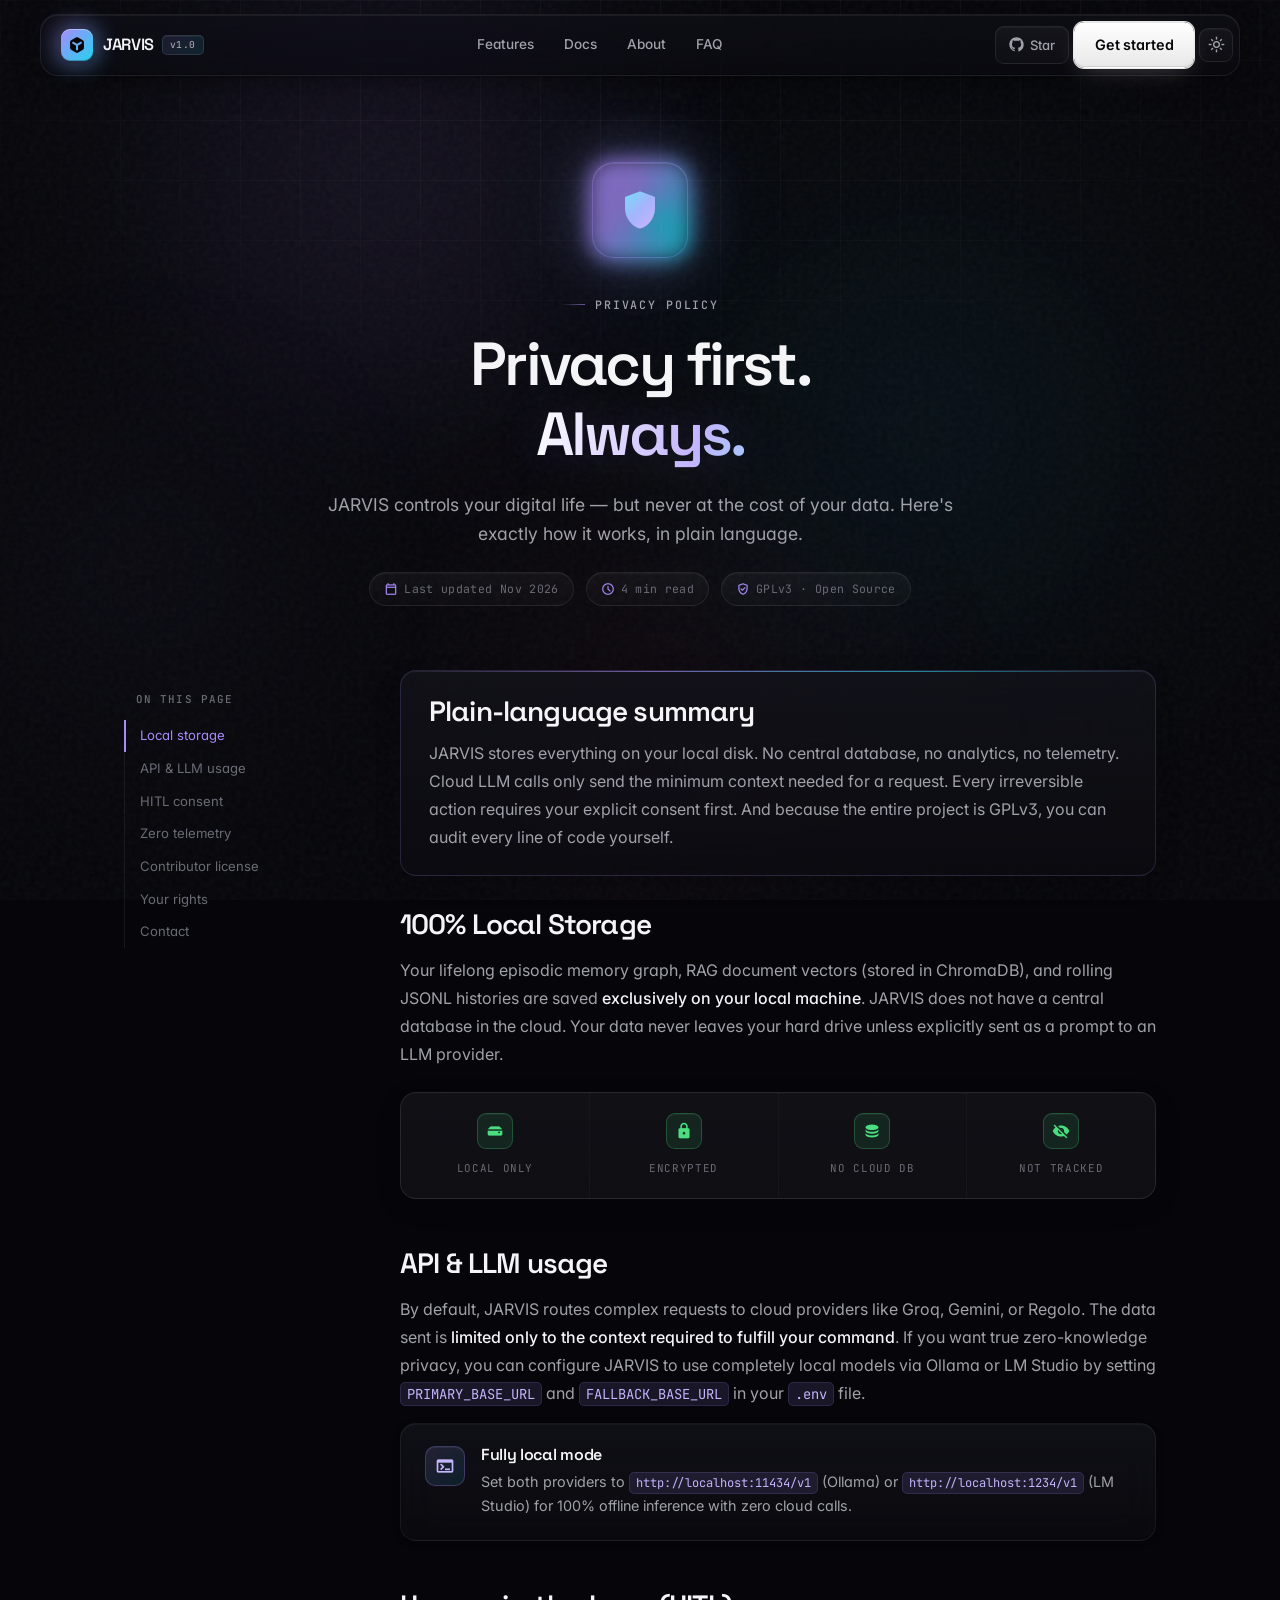
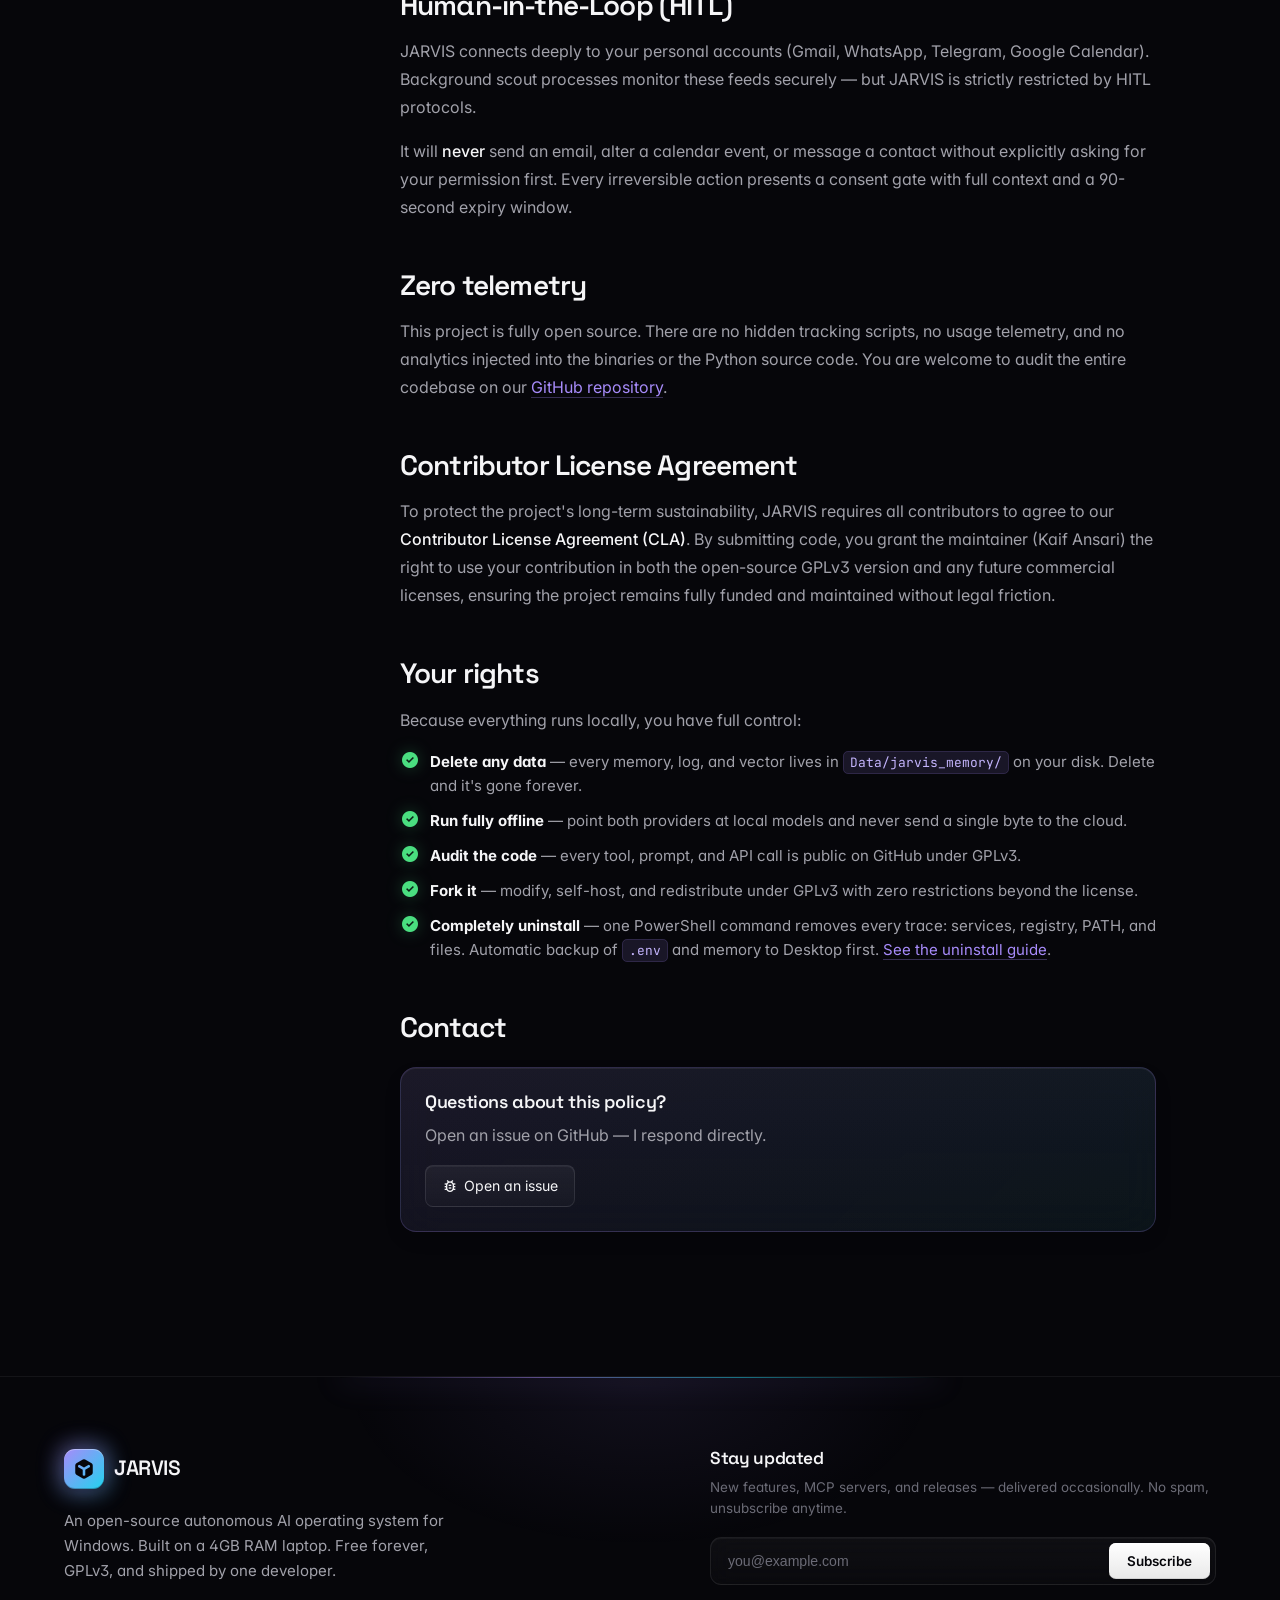
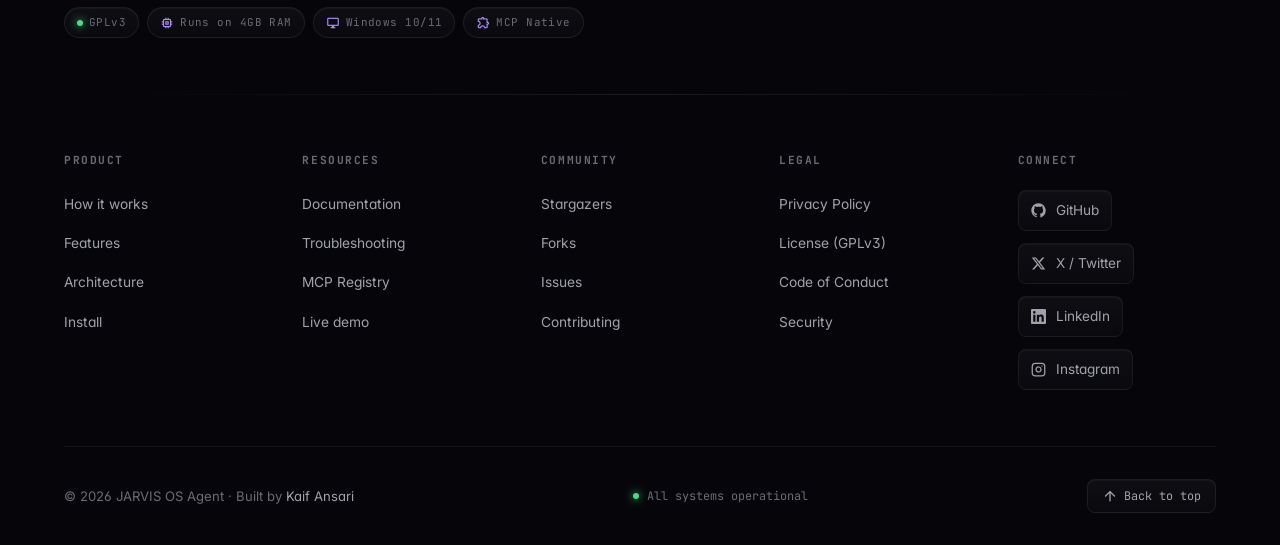
<file: public/privacy.html>
<!DOCTYPE html>
<html lang="en">
<head>
<meta charset="UTF-8" />
<meta name="viewport" content="width=device-width, initial-scale=1, viewport-fit=cover" />
<title>Privacy Policy — JARVIS OS Agent</title>
<meta name="description" content="How JARVIS handles your data. 100% local storage, no telemetry, HITL consent gates, and full transparency on every API call." />
<meta name="theme-color" content="#06060a" />
<script>
(function(){
  try {
    var t = localStorage.getItem('jarvis-theme') || 'dark';
    document.documentElement.dataset.jarvisTheme = t;
    if (t === 'light') {
      var m = document.querySelector('meta[name="theme-color"]');
      if (m) m.setAttribute('content', '#fafafa');
    }
  } catch(e) {
    document.documentElement.dataset.jarvisTheme = 'dark';
  }
})();
</script>
<link rel="canonical" href="https://jarvis-os-agent.vercel.app/privacy" />
<link rel="icon" type="image/svg+xml" href="data:image/svg+xml,%3Csvg xmlns='http://www.w3.org/2000/svg' viewBox='0 0 32 32'%3E%3Cdefs%3E%3ClinearGradient id='g' x1='0' y1='0' x2='1' y2='1'%3E%3Cstop offset='0' stop-color='%23a78bfa'/%3E%3Cstop offset='1' stop-color='%2322d3ee'/%3E%3C/linearGradient%3E%3C/defs%3E%3Crect width='32' height='32' rx='7' fill='url(%23g)'/%3E%3Cpath d='M9 10l7 8-7 4zm14 0l-7 8 7 4z' fill='%2306060a'/%3E%3C/svg%3E" />
<meta property="og:title" content="Privacy Policy — JARVIS OS Agent" />
<meta property="og:description" content="Privacy-first by design. Local storage, no telemetry, HITL consent gates." />
<meta property="og:type" content="website" />
<meta property="og:url" content="https://jarvis-os-agent.vercel.app/privacy" />
<meta property="og:image" content="https://jarvis-os-agent.vercel.app/screenshots/agent_panel.PNG" />
<meta property="og:image:width" content="1200" />
<meta property="og:image:height" content="630" />
<meta name="twitter:card" content="summary_large_image" />
<meta name="twitter:site" content="@thekaifansari01" />
<meta name="twitter:creator" content="@thekaifansari01" />
<meta name="twitter:title" content="Privacy Policy — JARVIS OS Agent" />
<meta name="twitter:description" content="Privacy-first by design. Local storage, no telemetry, HITL consent gates." />
<meta name="twitter:image" content="https://jarvis-os-agent.vercel.app/screenshots/agent_panel.PNG" />
<link rel="preconnect" href="https://fonts.googleapis.com">
<link rel="preconnect" href="https://fonts.gstatic.com" crossorigin>
<link href="https://fonts.googleapis.com/css2?family=Inter:wght@300;400;500;600;700;800&family=Space+Grotesk:wght@400;500;600;700&family=JetBrains+Mono:wght@400;500;600&display=swap" rel="stylesheet">
<link rel="stylesheet" href="https://fonts.googleapis.com/css2?family=Material+Symbols+Outlined:opsz,wght,FILL,GRAD@20..48,100..700,0..1,-50..200&display=swap" />
<script type="application/ld+json">
{
  "@context": "https://schema.org",
  "@graph": [
    {
      "@type": "BreadcrumbList",
      "itemListElement": [
        { "@type": "ListItem", "position": 1, "name": "Home", "item": "https://jarvis-os-agent.vercel.app/" },
        { "@type": "ListItem", "position": 2, "name": "Privacy Policy", "item": "https://jarvis-os-agent.vercel.app/privacy" }
      ]
    },
    {
      "@type": "WebPage",
      "name": "Privacy Policy — JARVIS OS Agent",
      "description": "How JARVIS handles your data. 100% local storage, no telemetry, HITL consent gates, and full transparency on every API call.",
      "url": "https://jarvis-os-agent.vercel.app/privacy",
      "isPartOf": { "@id": "https://jarvis-os-agent.vercel.app/" },
      "inLanguage": "en-US",
      "isAccessibleForFree": true
    }
  ]
}
</script>
<style>
:root {
  --bg: #06060a;
  --bg-2: #0a0a11;
  --bg-elev: #0f0f18;
  --surface: rgba(255, 255, 255, 0.03);
  --surface-hover: rgba(255, 255, 255, 0.055);
  --border: rgba(255, 255, 255, 0.07);
  --border-strong: rgba(255, 255, 255, 0.13);
  --border-bright: rgba(255, 255, 255, 0.22);
  --text: #f5f5f7;
  --text-dim: #a1a1aa;
  --text-muted: #6b6b76;
  --accent: #a78bfa;
  --accent-rgb: 167, 139, 250;
  --accent-2: #22d3ee;
  --accent-2-rgb: 34, 211, 238;
  --accent-3: #f472b6;
  --success: #4ade80;
  --warning: #fbbf24;
  --danger: #f87171;
  --radius-sm: 10px;
  --radius: 16px;
  --radius-lg: 22px;
  --radius-xl: 28px;
  --radius-pill: 999px;
  --max-w: 1200px;
  --nav-h: 62px;
  --ease-out: cubic-bezier(0.16, 1, 0.3, 1);
  --ease-in-out: cubic-bezier(0.65, 0, 0.35, 1);
  --ease-spring: cubic-bezier(0.34, 1.56, 0.64, 1);
  --shadow-sm: 0 1px 2px rgba(0,0,0,0.4), 0 2px 8px -2px rgba(0,0,0,0.3);
  --shadow-md: 0 4px 12px -4px rgba(0,0,0,0.5), 0 12px 32px -8px rgba(0,0,0,0.4);
  --shadow-lg: 0 8px 24px -8px rgba(0,0,0,0.6), 0 24px 60px -20px rgba(0,0,0,0.5);
  --inset-top: inset 0 1px 0 0 rgba(255, 255, 255, 0.06);
  --inset-top-strong: inset 0 1px 0 0 rgba(255, 255, 255, 0.09);
}

*, *::before, *::after { box-sizing: border-box; margin: 0; padding: 0; }
html { scroll-behavior: smooth; scroll-padding-top: calc(var(--nav-h) + 24px); -webkit-text-size-adjust: 100%; overflow-x: hidden; }
body {
  font-family: 'Inter', system-ui, -apple-system, sans-serif;
  background: var(--bg);
  color: var(--text);
  line-height: 1.7;
  font-size: 16px;
  -webkit-font-smoothing: antialiased;
  -moz-osx-font-smoothing: grayscale;
  overflow-x: hidden;
  min-height: 100vh;
  font-feature-settings: 'ss01', 'cv11', 'cv02';
}
img, svg { display: block; max-width: 100%; }
a { color: inherit; text-decoration: none; }
button { font-family: inherit; cursor: pointer; border: none; background: none; color: inherit; }
ul, ol { list-style: none; }
::selection { background: rgba(167, 139, 250, 0.35); color: #ffffff; }

.material-symbols-outlined {
  font-family: 'Material Symbols Outlined';
  font-weight: 400;
  font-style: normal;
  font-size: 22px;
  line-height: 1;
  letter-spacing: normal;
  text-transform: none;
  display: inline-block;
  white-space: nowrap;
  word-wrap: normal;
  direction: ltr;
  -webkit-font-feature-settings: 'liga';
  -webkit-font-smoothing: antialiased;
  user-select: none;
  font-variation-settings: 'FILL' 0, 'wght' 400, 'GRAD' 0, 'opsz' 24;
}

h1, h2, h3, h4 {
  font-family: 'Space Grotesk', 'Inter', sans-serif;
  font-weight: 600;
  letter-spacing: -0.03em;
  line-height: 1.15;
  text-wrap: balance;
}
h1 { font-size: clamp(2.2rem, 5vw, 3.8rem); letter-spacing: -0.045em; }
h2 { font-size: clamp(1.4rem, 2.2vw, 1.75rem); }
h3 { font-size: clamp(1.05rem, 1.4vw, 1.15rem); letter-spacing: -0.02em; }

.gradient-text {
  background: linear-gradient(110deg, #ffffff 0%, #c4b5fd 40%, #67e8f9 80%, #ffffff 100%);
  background-size: 200% auto;
  -webkit-background-clip: text;
  background-clip: text;
  color: transparent;
  animation: gradientShift 8s ease infinite;
  display: inline-block;
  filter: drop-shadow(0 0 24px rgba(167, 139, 250, 0.15));
}
@keyframes gradientShift {
  0%, 100% { background-position: 0% center; }
  50% { background-position: 100% center; }
}

.eyebrow {
  font-family: 'JetBrains Mono', monospace;
  font-size: 0.72rem;
  font-weight: 500;
  color: var(--text-dim);
  letter-spacing: 0.16em;
  text-transform: uppercase;
  display: inline-flex;
  align-items: center;
  gap: 10px;
}
.eyebrow::before {
  content: '';
  width: 24px;
  height: 1px;
  background: linear-gradient(90deg, transparent, rgba(167, 139, 250, 0.6));
}

.container { width: 100%; max-width: var(--max-w); margin: 0 auto; padding: 0 24px; }
.section { padding: clamp(56px, 8vw, 100px) 0; }

.cursor-glow {
  position: fixed;
  top: 0; left: 0;
  width: 500px; height: 500px;
  border-radius: 50%;
  background: radial-gradient(circle, rgba(167, 139, 250, 0.10), transparent 60%);
  pointer-events: none;
  z-index: 1;
  transform: translate3d(-50%, -50%, 0);
  transition: opacity 0.4s;
  will-change: transform;
  opacity: 0;
  mix-blend-mode: screen;
}
body.cursor-active .cursor-glow { opacity: 1; }

.bg-layer { position: fixed; inset: 0; pointer-events: none; z-index: -1; overflow: hidden; }
.bg-grid {
  position: absolute; inset: 0;
  background-image:
    linear-gradient(rgba(255,255,255,0.03) 1px, transparent 1px),
    linear-gradient(90deg, rgba(255,255,255,0.03) 1px, transparent 1px);
  background-size: 60px 60px;
  mask-image: radial-gradient(ellipse 90% 70% at 50% 0%, #000 30%, transparent 75%);
  -webkit-mask-image: radial-gradient(ellipse 90% 70% at 50% 0%, #000 30%, transparent 75%);
}
.bg-noise {
  position: absolute; inset: 0;
  opacity: 0.045;
  background-image: url("data:image/svg+xml,%3Csvg viewBox='0 0 200 200' xmlns='http://www.w3.org/2000/svg'%3E%3Cfilter id='n'%3E%3CfeTurbulence type='fractalNoise' baseFrequency='0.85' numOctaves='3' stitchTiles='stitch'/%3E%3C/filter%3E%3Crect width='100%25' height='100%25' filter='url(%23n)'/%3E%3C/svg%3E");
  mix-blend-mode: overlay;
  pointer-events: none;
}
.orb {
  position: absolute;
  border-radius: 50%;
  filter: blur(120px);
  opacity: 0.55;
  animation: floatOrb 26s ease-in-out infinite;
  will-change: transform;
}
.orb-1 { top: -15%; left: 5%; width: 640px; height: 640px; background: radial-gradient(circle, rgba(167,139,250,0.28), transparent 65%); }
.orb-2 { top: 8%; right: 0%; width: 720px; height: 720px; background: radial-gradient(circle, rgba(34,211,238,0.16), transparent 65%); animation-delay: -8s; }
.orb-3 { bottom: -10%; left: 30%; width: 560px; height: 560px; background: radial-gradient(circle, rgba(244,114,182,0.10), transparent 70%); animation-delay: -15s; }
.orb-4 { top: 40%; left: -5%; width: 420px; height: 420px; background: radial-gradient(circle, rgba(167,139,250,0.14), transparent 70%); animation-delay: -4s; }
@keyframes floatOrb {
  0%, 100% { transform: translate3d(0, 0, 0) scale(1); }
  33% { transform: translate3d(60px, -40px, 0) scale(1.08); }
  66% { transform: translate3d(-40px, 40px, 0) scale(0.96); }
}

.scroll-progress {
  position: fixed;
  top: 0; left: 0;
  height: 2px;
  width: 0;
  background: linear-gradient(90deg, #a78bfa, #22d3ee, #a78bfa);
  background-size: 200% auto;
  animation: gradientShift 4s ease infinite;
  z-index: 1000;
  box-shadow: 0 0 14px rgba(167, 139, 250, 0.6);
  transition: width 0.05s linear;
}

.nav {
  position: fixed;
  top: 14px;
  left: 50%;
  transform: translateX(-50%);
  width: calc(100% - 32px);
  max-width: var(--max-w);
  z-index: 100;
  transition: top 0.45s var(--ease-out);
}
.nav.scrolled { top: 8px; }
.nav-inner {
  position: relative;
  height: var(--nav-h);
  padding: 0 6px 0 20px;
  display: flex;
  align-items: center;
  justify-content: space-between;
  gap: 12px;
  border-radius: 18px;
  background: linear-gradient(180deg, rgba(15, 15, 22, 0.7), rgba(10, 10, 15, 0.6));
  backdrop-filter: blur(28px) saturate(180%);
  -webkit-backdrop-filter: blur(28px) saturate(180%);
  border: 1px solid rgba(255, 255, 255, 0.08);
  box-shadow:
    inset 0 1px 0 0 rgba(255, 255, 255, 0.06),
    inset 0 -1px 0 0 rgba(0, 0, 0, 0.3),
    0 8px 32px -8px rgba(0, 0, 0, 0.55),
    0 1px 2px rgba(0, 0, 0, 0.4);
  transition: all 0.4s var(--ease-out);
  isolation: isolate;
}
.nav-inner::before {
  content: '';
  position: absolute;
  inset: -1px;
  border-radius: inherit;
  padding: 1px;
  background: linear-gradient(135deg, rgba(167,139,250,0) 0%, rgba(167,139,250,0.4) 50%, rgba(34,211,238,0.4) 100%);
  -webkit-mask: linear-gradient(#000 0 0) content-box, linear-gradient(#000 0 0);
  -webkit-mask-composite: xor;
  mask-composite: exclude;
  opacity: 0;
  transition: opacity 0.6s var(--ease-out);
  pointer-events: none;
  z-index: -1;
}
.nav-inner::after {
  content: '';
  position: absolute;
  inset: 0;
  border-radius: inherit;
  background:
    radial-gradient(ellipse 400px 100px at 50% 0%, rgba(167, 139, 250, 0.08), transparent 70%),
    linear-gradient(180deg, rgba(255,255,255,0.02), transparent 40%);
  opacity: 0;
  transition: opacity 0.4s var(--ease-out);
  pointer-events: none;
  z-index: -1;
}
.nav.scrolled .nav-inner {
  background: linear-gradient(180deg, rgba(10, 10, 15, 0.85), rgba(6, 6, 10, 0.75));
  border-color: rgba(255, 255, 255, 0.1);
  box-shadow:
    inset 0 1px 0 0 rgba(255, 255, 255, 0.07),
    inset 0 -1px 0 0 rgba(0, 0, 0, 0.35),
    0 16px 48px -12px rgba(0, 0, 0, 0.8),
    0 0 40px -20px rgba(167, 139, 250, 0.35),
    0 1px 2px rgba(0, 0, 0, 0.5);
}
.nav.scrolled .nav-inner::before { opacity: 1; }
.nav.scrolled .nav-inner::after { opacity: 1; }

.brand {
  display: flex;
  align-items: center;
  gap: 10px;
  font-family: 'Space Grotesk', sans-serif;
  font-weight: 600;
  font-size: 1.02rem;
  letter-spacing: -0.02em;
  flex-shrink: 0;
}
.brand-mark {
  position: relative;
  width: 32px; height: 32px;
  border-radius: 9px;
  background: linear-gradient(135deg, #a78bfa, #22d3ee);
  display: grid; place-items: center;
  box-shadow:
    0 0 24px rgba(167, 139, 250, 0.35),
    inset 0 1px 0 rgba(255, 255, 255, 0.35),
    inset 0 -1px 0 rgba(0, 0, 0, 0.25),
    0 2px 4px rgba(0, 0, 0, 0.3);
  transition: transform 0.5s var(--ease-spring), box-shadow 0.4s;
  flex-shrink: 0;
}
.brand:hover .brand-mark {
  transform: rotate(-12deg) scale(1.08);
  box-shadow:
    0 0 32px rgba(167, 139, 250, 0.55),
    inset 0 1px 0 rgba(255, 255, 255, 0.4),
    inset 0 -1px 0 rgba(0, 0, 0, 0.25),
    0 4px 8px rgba(0, 0, 0, 0.4);
}
.brand-mark::after {
  content: '';
  position: absolute;
  inset: -4px;
  border-radius: 12px;
  background: linear-gradient(135deg, #a78bfa, #22d3ee);
  opacity: 0.35;
  filter: blur(12px);
  z-index: -1;
}
.brand-mark .material-symbols-outlined {
  color: #06060a;
  font-size: 18px;
  font-variation-settings: 'FILL' 1, 'wght' 700;
}
.brand-text { display: inline-flex; align-items: center; gap: 8px; }
.brand-version {
  font-family: 'JetBrains Mono', monospace;
  font-size: 0.6rem;
  font-weight: 500;
  padding: 2px 7px;
  background: linear-gradient(135deg, rgba(167,139,250,0.12), rgba(34,211,238,0.12));
  border: 1px solid rgba(255, 255, 255, 0.1);
  border-radius: 5px;
  color: var(--text-dim);
  letter-spacing: 0.04em;
  line-height: 1.4;
  box-shadow: inset 0 1px 0 rgba(255, 255, 255, 0.05);
}

.nav-links { display: flex; align-items: center; gap: 2px; flex: 1; justify-content: center; }
.nav-links > a {
  padding: 7px 14px;
  font-size: 0.85rem;
  font-weight: 500;
  color: var(--text-dim);
  border-radius: 8px;
  transition: color 0.2s, background 0.2s;
  position: relative;
}
.nav-links > a::before {
  content: '';
  position: absolute;
  bottom: 3px;
  left: 50%;
  transform: translateX(-50%) scale(0);
  width: 4px;
  height: 4px;
  border-radius: 50%;
  background: linear-gradient(135deg, #a78bfa, #22d3ee);
  box-shadow: 0 0 10px rgba(167, 139, 250, 0.8);
  transition: transform 0.35s var(--ease-spring);
}
.nav-links > a:hover { color: var(--text); background: var(--surface); }
.nav-links > a:hover::before { transform: translateX(-50%) scale(1); }
.nav-links > a.active { color: var(--text); background: var(--surface); }
.nav-links > a.active::before { transform: translateX(-50%) scale(1); }

.nav-links-mobile-actions { display: none; }

.nav-actions { display: flex; align-items: center; gap: 5px; flex-shrink: 0; }
.nav-github {
  display: inline-flex;
  align-items: center;
  gap: 6px;
  padding: 7px 13px;
  border-radius: 9px;
  font-size: 0.82rem;
  font-weight: 500;
  color: var(--text-dim);
  background: linear-gradient(180deg, rgba(255, 255, 255, 0.04), rgba(255, 255, 255, 0.02));
  border: 1px solid rgba(255, 255, 255, 0.08);
  box-shadow: inset 0 1px 0 rgba(255, 255, 255, 0.04);
  transition: all 0.25s var(--ease-out);
  position: relative;
  overflow: hidden;
}
.nav-github::before {
  content: '';
  position: absolute;
  inset: 0;
  background: linear-gradient(135deg, transparent, rgba(167, 139, 250, 0.15), transparent);
  transform: translateX(-100%);
  transition: transform 0.7s var(--ease-out);
}
.nav-github:hover::before { transform: translateX(100%); }
.nav-github:hover {
  color: var(--text);
  background: linear-gradient(180deg, rgba(255, 255, 255, 0.07), rgba(255, 255, 255, 0.04));
  border-color: rgba(255, 255, 255, 0.15);
  transform: translateY(-1px);
  box-shadow: inset 0 1px 0 rgba(255, 255, 255, 0.06), 0 4px 12px -4px rgba(0, 0, 0, 0.4);
}
.nav-github svg { transition: transform 0.5s var(--ease-spring); position: relative; z-index: 1; }
.nav-github:hover svg { transform: rotate(-12deg) scale(1.1); }
.nav-github span { position: relative; z-index: 1; }
.nav-cta { padding: 7px 15px; font-size: 0.82rem; position: relative; overflow: hidden; }

.theme-toggle {
  display: inline-flex;
  align-items: center;
  justify-content: center;
  width: 34px;
  height: 34px;
  border-radius: 9px;
  color: var(--text-dim);
  background: linear-gradient(180deg, rgba(255, 255, 255, 0.04), rgba(255, 255, 255, 0.02));
  border: 1px solid rgba(255, 255, 255, 0.08);
  box-shadow: inset 0 1px 0 rgba(255, 255, 255, 0.04);
  transition: all 0.25s var(--ease-out);
  flex-shrink: 0;
  position: relative;
  overflow: hidden;
}
.theme-toggle::before {
  content: '';
  position: absolute;
  inset: 0;
  background: radial-gradient(circle at center, rgba(167, 139, 250, 0.2), transparent 70%);
  opacity: 0;
  transition: opacity 0.3s;
}
.theme-toggle:hover::before { opacity: 1; }
.theme-toggle:hover {
  color: var(--text);
  background: linear-gradient(180deg, rgba(255, 255, 255, 0.07), rgba(255, 255, 255, 0.04));
  border-color: rgba(255, 255, 255, 0.15);
  transform: translateY(-1px);
}
.theme-toggle .material-symbols-outlined {
  font-size: 17px;
  position: relative;
  z-index: 1;
  transition: transform 0.5s var(--ease-spring);
}
.theme-toggle:hover .material-symbols-outlined { transform: rotate(25deg); }

.mobile-toggle {
  display: none;
  width: 34px; height: 34px;
  border-radius: 9px;
  align-items: center;
  justify-content: center;
  color: var(--text);
  background: linear-gradient(180deg, rgba(255, 255, 255, 0.04), rgba(255, 255, 255, 0.02));
  border: 1px solid rgba(255, 255, 255, 0.08);
  box-shadow: inset 0 1px 0 rgba(255, 255, 255, 0.04);
  flex-shrink: 0;
  transition: all 0.2s;
}
.mobile-toggle:hover { background: linear-gradient(180deg, rgba(255, 255, 255, 0.07), rgba(255, 255, 255, 0.04)); }
.mobile-toggle .material-symbols-outlined {
  font-size: 20px;
  transition: transform 0.4s var(--ease-spring);
}
.nav.mobile-open .mobile-toggle .material-symbols-outlined { transform: rotate(90deg); }

.btn {
  display: inline-flex;
  align-items: center;
  justify-content: center;
  gap: 8px;
  padding: 10px 20px;
  border-radius: 10px;
  font-size: 0.9rem;
  font-weight: 500;
  transition: all 0.25s var(--ease-out);
  white-space: nowrap;
  border: 1px solid transparent;
  letter-spacing: -0.01em;
  position: relative;
  overflow: hidden;
  will-change: transform;
}
.btn .material-symbols-outlined { font-size: 18px; position: relative; z-index: 1; }
.btn > * { position: relative; z-index: 1; }

.btn-primary {
  background: linear-gradient(180deg, #ffffff, #e8e8e8);
  color: #06060a;
  font-weight: 600;
  box-shadow:
    inset 0 1px 0 0 rgba(255, 255, 255, 0.9),
    inset 0 -1px 0 0 rgba(0, 0, 0, 0.1),
    0 0 0 1px rgba(255, 255, 255, 0.9),
    0 1px 2px rgba(0, 0, 0, 0.2),
    0 8px 24px -8px rgba(255, 255, 255, 0.25);
}
.btn-primary:hover {
  background: linear-gradient(180deg, #ffffff, #f0f0f0);
  box-shadow:
    inset 0 1px 0 0 rgba(255, 255, 255, 1),
    inset 0 -1px 0 0 rgba(0, 0, 0, 0.1),
    0 0 0 1px rgba(255, 255, 255, 1),
    0 2px 4px rgba(0, 0, 0, 0.2),
    0 14px 34px -8px rgba(255, 255, 255, 0.4);
  transform: translateY(-1px);
}
.btn-primary::before {
  content: '';
  position: absolute;
  inset: 0;
  background: linear-gradient(135deg, transparent, rgba(167, 139, 250, 0.25), transparent);
  transform: translateX(-100%);
  transition: transform 0.8s var(--ease-out);
}
.btn-primary:hover::before { transform: translateX(100%); }

.btn-ghost {
  background: linear-gradient(180deg, rgba(255, 255, 255, 0.05), rgba(255, 255, 255, 0.02));
  border-color: rgba(255, 255, 255, 0.1);
  color: var(--text);
  backdrop-filter: blur(10px);
  -webkit-backdrop-filter: blur(10px);
  box-shadow: inset 0 1px 0 rgba(255, 255, 255, 0.05);
}
.btn-ghost:hover {
  background: linear-gradient(180deg, rgba(255, 255, 255, 0.09), rgba(255, 255, 255, 0.04));
  border-color: rgba(255, 255, 255, 0.2);
  transform: translateY(-1px);
  box-shadow: inset 0 1px 0 rgba(255, 255, 255, 0.08), 0 8px 20px -8px rgba(0, 0, 0, 0.4);
}
.btn-lg { padding: 13px 26px; font-size: 0.96rem; border-radius: 12px; }
.btn-lg .material-symbols-outlined { font-size: 20px; }

.hero {
  padding: calc(var(--nav-h) + 100px) 0 40px;
  position: relative;
  text-align: center;
}
.hero-shield {
  width: 96px;
  height: 96px;
  border-radius: 22px;
  background: linear-gradient(135deg, rgba(167, 139, 250, 0.15), rgba(34, 211, 238, 0.1));
  border: 1px solid rgba(167, 139, 250, 0.35);
  display: grid;
  place-items: center;
  margin: 0 auto 28px;
  position: relative;
  animation: floatShield 5s ease-in-out infinite;
  box-shadow:
    0 0 60px rgba(167, 139, 250, 0.35),
    0 0 120px rgba(34, 211, 238, 0.15),
    inset 0 1px 0 rgba(255, 255, 255, 0.15);
}
@keyframes floatShield {
  0%, 100% { transform: translateY(0); }
  50% { transform: translateY(-8px); }
}
.hero-shield::before {
  content: '';
  position: absolute;
  inset: -4px;
  border-radius: 24px;
  background: conic-gradient(from 0deg, var(--accent), var(--accent-2), var(--accent), var(--accent));
  z-index: -1;
  filter: blur(10px);
  opacity: 0.7;
  animation: ringRotate 10s linear infinite;
}
@keyframes ringRotate { to { transform: rotate(360deg); } }
.hero-shield .material-symbols-outlined {
  font-size: 44px;
  background: linear-gradient(135deg, #67e8f9, #a5b4fc, #d8b4fe);
  -webkit-background-clip: text;
  background-clip: text;
  color: transparent;
  font-variation-settings: 'FILL' 1, 'wght' 500;
}
.hero h1 { max-width: 800px; margin: 16px auto 20px; }
.hero-sub {
  max-width: 640px;
  margin: 0 auto 24px;
  font-size: clamp(1rem, 1.4vw, 1.1rem);
  color: var(--text-dim);
  line-height: 1.65;
}
.hero-meta {
  display: flex;
  gap: 12px;
  justify-content: center;
  flex-wrap: wrap;
  margin-top: 24px;
}
.meta-pill {
  display: inline-flex;
  align-items: center;
  gap: 6px;
  padding: 6px 14px;
  border-radius: 999px;
  background: linear-gradient(180deg, rgba(255, 255, 255, 0.04), rgba(255, 255, 255, 0.02));
  border: 1px solid rgba(255, 255, 255, 0.08);
  font-family: 'JetBrains Mono', monospace;
  font-size: 0.72rem;
  color: var(--text-muted);
  letter-spacing: 0.03em;
  box-shadow: inset 0 1px 0 rgba(255, 255, 255, 0.04);
}
.meta-pill .material-symbols-outlined { font-size: 14px; color: #a78bfa; }

.layout {
  display: grid;
  grid-template-columns: 220px 1fr;
  gap: 56px;
  max-width: 1080px;
  margin: 0 auto;
  padding: 24px 24px 96px;
}
.toc {
  position: sticky;
  top: calc(var(--nav-h) + 32px);
  align-self: start;
  max-height: calc(100vh - var(--nav-h) - 64px);
  overflow-y: auto;
  padding: 20px 0;
  scrollbar-width: thin;
}
.toc::-webkit-scrollbar { width: 4px; }
.toc::-webkit-scrollbar-thumb { background: var(--border-strong); border-radius: 2px; }
.toc-label {
  font-family: 'JetBrains Mono', monospace;
  font-size: 0.68rem;
  font-weight: 500;
  text-transform: uppercase;
  letter-spacing: 0.1em;
  color: var(--text-muted);
  margin-bottom: 12px;
  padding-left: 12px;
}
.toc ul {
  display: flex;
  flex-direction: column;
  gap: 1px;
  border-left: 1px solid rgba(255, 255, 255, 0.07);
}
.toc ul li a {
  display: block;
  padding: 6px 0 6px 14px;
  font-size: 0.82rem;
  color: var(--text-muted);
  line-height: 1.5;
  transition: color 0.15s;
  margin-left: -1px;
  border-left: 2px solid transparent;
}
.toc ul li a:hover { color: var(--text-dim); }
.toc ul li a.active {
  color: #a78bfa;
  border-left-color: #a78bfa;
}

.content { min-width: 0; }

.article-intro {
  padding: 24px 28px;
  margin-bottom: 32px;
  background: linear-gradient(180deg, rgba(20, 20, 28, 0.7), rgba(12, 12, 18, 0.6));
  backdrop-filter: blur(20px);
  -webkit-backdrop-filter: blur(20px);
  border: 1px solid rgba(167, 139, 250, 0.18);
  border-radius: var(--radius);
  position: relative;
  overflow: hidden;
  box-shadow:
    inset 0 1px 0 rgba(255, 255, 255, 0.05),
    0 8px 32px -12px rgba(0, 0, 0, 0.4);
}
.article-intro::before {
  content: '';
  position: absolute;
  top: 0; left: 0; right: 0;
  height: 1px;
  background: linear-gradient(90deg, transparent, rgba(167, 139, 250, 0.6), rgba(34, 211, 238, 0.6), transparent);
}
.article-intro h2 { margin-bottom: 12px; }
.article-intro p { color: var(--text-dim); line-height: 1.75; }

.section-block {
  margin-bottom: 48px;
  scroll-margin-top: calc(var(--nav-h) + 24px);
}
.section-block h2 {
  margin-bottom: 16px;
  display: flex;
  align-items: center;
  gap: 10px;
}
.section-block h2 a.anchor {
  color: var(--text-muted);
  font-size: 0.7em;
  opacity: 0;
  transition: opacity 0.2s;
  margin-left: auto;
  text-decoration: none;
}
.section-block h2:hover a.anchor { opacity: 1; }
@media (hover: none) {
  .section-block h2 a.anchor { opacity: 0.5; }
}
.section-block p {
  color: var(--text-dim);
  margin-bottom: 16px;
  line-height: 1.75;
}
.section-block p strong { color: var(--text); font-weight: 500; }
.section-block p a {
  color: #a78bfa;
  border-bottom: 1px solid rgba(167, 139, 250, 0.3);
  transition: all 0.15s;
}
.section-block p a:hover {
  border-bottom-color: #a78bfa;
  background: rgba(167, 139, 250, 0.08);
}
.section-block code {
  font-family: 'JetBrains Mono', monospace;
  font-size: 0.86em;
  padding: 2px 6px;
  background: rgba(167, 139, 250, 0.12);
  border: 1px solid rgba(167, 139, 250, 0.15);
  border-radius: 5px;
  color: #c4b5fd;
}

.policy-card {
  padding: 22px 24px;
  background: linear-gradient(180deg, rgba(20, 20, 28, 0.7), rgba(12, 12, 18, 0.6));
  backdrop-filter: blur(20px);
  -webkit-backdrop-filter: blur(20px);
  border: 1px solid rgba(255, 255, 255, 0.06);
  border-radius: var(--radius);
  margin: 16px 0;
  display: flex;
  gap: 16px;
  position: relative;
  overflow: hidden;
  transition: border-color 0.25s, background 0.25s;
  box-shadow:
    inset 0 1px 0 rgba(255, 255, 255, 0.04),
    0 2px 8px -2px rgba(0, 0, 0, 0.3);
}
.policy-card:hover {
  border-color: rgba(167, 139, 250, 0.25);
  background: linear-gradient(180deg, rgba(24, 24, 34, 0.8), rgba(14, 14, 22, 0.7));
}
.policy-card-icon {
  width: 40px;
  height: 40px;
  border-radius: 10px;
  flex-shrink: 0;
  display: grid;
  place-items: center;
  background: linear-gradient(135deg, rgba(167, 139, 250, 0.15), rgba(34, 211, 238, 0.1));
  border: 1px solid rgba(167, 139, 250, 0.25);
  color: #c4b5fd;
  box-shadow: inset 0 1px 0 rgba(255, 255, 255, 0.06);
}
.policy-card-icon .material-symbols-outlined { font-size: 20px; }
.policy-card-body { flex: 1; min-width: 0; }
.policy-card-body h3 { font-size: 1rem; margin-bottom: 6px; }
.policy-card-body p { color: var(--text-dim); font-size: 0.9rem; line-height: 1.65; margin: 0; }
.policy-card-body code {
  font-family: 'JetBrains Mono', monospace;
  font-size: 0.84em;
  padding: 2px 6px;
  background: rgba(167, 139, 250, 0.12);
  border: 1px solid rgba(167, 139, 250, 0.15);
  border-radius: 5px;
  color: #c4b5fd;
}

.highlights-strip {
  display: grid;
  grid-template-columns: repeat(4, 1fr);
  gap: 1px;
  background: rgba(255, 255, 255, 0.07);
  border: 1px solid rgba(255, 255, 255, 0.07);
  border-radius: var(--radius);
  overflow: hidden;
  margin: 24px 0;
  backdrop-filter: blur(20px);
  -webkit-backdrop-filter: blur(20px);
  box-shadow:
    inset 0 1px 0 rgba(255, 255, 255, 0.04),
    0 8px 32px -12px rgba(0, 0, 0, 0.4);
}
.highlight {
  background: linear-gradient(180deg, rgba(14, 14, 20, 0.7), rgba(10, 10, 15, 0.6));
  padding: 20px 16px;
  text-align: center;
  transition: background 0.25s;
}
.highlight:hover { background: linear-gradient(180deg, rgba(18, 18, 26, 0.8), rgba(12, 12, 18, 0.7)); }
.highlight-icon {
  width: 36px;
  height: 36px;
  border-radius: 9px;
  margin: 0 auto 10px;
  display: grid;
  place-items: center;
  background: rgba(74, 222, 128, 0.1);
  border: 1px solid rgba(74, 222, 128, 0.25);
  color: var(--success);
  box-shadow: inset 0 1px 0 rgba(255, 255, 255, 0.05);
}
.highlight-icon .material-symbols-outlined { font-size: 18px; font-variation-settings: 'FILL' 1, 'wght' 500; }
.highlight-label {
  font-family: 'JetBrains Mono', monospace;
  font-size: 0.68rem;
  color: var(--text-muted);
  letter-spacing: 0.06em;
  text-transform: uppercase;
}

.contact-block {
  padding: 24px;
  background:
    linear-gradient(135deg, rgba(167, 139, 250, 0.08), rgba(34, 211, 238, 0.05)),
    linear-gradient(180deg, rgba(20, 20, 28, 0.7), rgba(12, 12, 18, 0.6));
  backdrop-filter: blur(20px);
  -webkit-backdrop-filter: blur(20px);
  border: 1px solid rgba(167, 139, 250, 0.2);
  border-radius: var(--radius);
  margin: 24px 0;
  box-shadow:
    inset 0 1px 0 rgba(255, 255, 255, 0.06),
    0 8px 24px -12px rgba(0, 0, 0, 0.4);
}
.contact-block h3 { margin-bottom: 8px; }
.contact-block p { color: var(--text-dim); margin-bottom: 16px; }
.contact-block a {
  display: inline-flex;
  align-items: center;
  gap: 6px;
  padding: 8px 16px;
  background: linear-gradient(180deg, rgba(255, 255, 255, 0.05), rgba(255, 255, 255, 0.02));
  border: 1px solid rgba(255, 255, 255, 0.1);
  border-radius: 8px;
  font-size: 0.88rem;
  color: var(--text);
  transition: all 0.2s;
  box-shadow: inset 0 1px 0 rgba(255, 255, 255, 0.05);
}
.contact-block a:hover {
  border-color: rgba(167, 139, 250, 0.3);
  background: linear-gradient(180deg, rgba(167, 139, 250, 0.12), rgba(167, 139, 250, 0.03));
  color: #c4b5fd;
  transform: translateY(-1px);
}
.contact-block a .material-symbols-outlined { font-size: 16px; }

.rights-list {
  display: flex;
  flex-direction: column;
  gap: 10px;
  margin-top: 12px;
}
.rights-list li {
  display: flex;
  gap: 10px;
  align-items: flex-start;
  color: var(--text-dim);
  font-size: 0.94rem;
  line-height: 1.65;
}
.rights-list li .material-symbols-outlined {
  color: var(--success);
  font-size: 20px;
  flex-shrink: 0;
  font-variation-settings: 'FILL' 1;
  filter: drop-shadow(0 0 8px rgba(74, 222, 128, 0.3));
}
.rights-list li strong { color: var(--text); }
.rights-list li code {
  font-family: 'JetBrains Mono', monospace;
  font-size: 0.86em;
  padding: 2px 6px;
  background: rgba(167, 139, 250, 0.12);
  border: 1px solid rgba(167, 139, 250, 0.15);
  border-radius: 5px;
  color: #c4b5fd;
}
.rights-list li a {
  color: #a78bfa;
  border-bottom: 1px solid rgba(167, 139, 250, 0.3);
}

.footer {
  position: relative;
  border-top: 1px solid rgba(255, 255, 255, 0.06);
  padding: 72px 0 32px;
  overflow: hidden;
}
.footer::before {
  content: '';
  position: absolute;
  top: 0; left: 50%;
  transform: translateX(-50%);
  width: min(600px, 80%);
  height: 1px;
  background: linear-gradient(90deg, transparent, rgba(167, 139, 250, 0.5), rgba(34, 211, 238, 0.5), transparent);
  box-shadow: 0 0 30px 2px rgba(167, 139, 250, 0.25);
}
.footer::after {
  content: '';
  position: absolute;
  top: -200px; left: 50%;
  transform: translateX(-50%);
  width: 700px;
  height: 400px;
  background: radial-gradient(ellipse at center, rgba(167, 139, 250, 0.08), transparent 60%);
  pointer-events: none;
  z-index: -1;
}
.footer-hero {
  display: grid;
  grid-template-columns: 1.15fr 1fr;
  gap: 64px;
  align-items: start;
  margin-bottom: 56px;
}
.footer-brand-block { display: flex; flex-direction: column; }
.footer-brand-block .brand { font-size: 1.3rem; margin-bottom: 20px; align-self: flex-start; }
.footer-brand-block .brand-mark { width: 40px; height: 40px; border-radius: 11px; }
.footer-brand-block .brand-mark .material-symbols-outlined { font-size: 22px; }
.footer-tagline {
  color: var(--text-dim);
  font-size: 0.94rem;
  line-height: 1.65;
  max-width: 400px;
  margin-bottom: 24px;
}
.footer-badges { display: flex; flex-wrap: wrap; gap: 8px; }
.footer-badge {
  display: inline-flex;
  align-items: center;
  gap: 6px;
  padding: 5px 12px;
  background: linear-gradient(180deg, rgba(255, 255, 255, 0.04), rgba(255, 255, 255, 0.02));
  border: 1px solid rgba(255, 255, 255, 0.07);
  border-radius: var(--radius-pill);
  font-family: 'JetBrains Mono', monospace;
  font-size: 0.68rem;
  color: var(--text-muted);
  letter-spacing: 0.04em;
  transition: all 0.2s;
  box-shadow: inset 0 1px 0 rgba(255, 255, 255, 0.03);
}
.footer-badge:hover { color: var(--text-dim); border-color: rgba(255, 255, 255, 0.15); }
.footer-badge .status-dot {
  width: 6px; height: 6px; border-radius: 50%;
  background: var(--success);
  box-shadow: 0 0 8px var(--success);
  animation: pulseDot 2s ease-in-out infinite;
}
.footer-badge .material-symbols-outlined { font-size: 14px; color: var(--accent); }
@keyframes pulseDot {
  0%, 100% { opacity: 1; transform: scale(1); box-shadow: 0 0 10px #4ade80; }
  50% { opacity: 0.6; transform: scale(0.85); box-shadow: 0 0 18px #4ade80; }
}
.footer-newsletter h4 { font-family: 'Space Grotesk', sans-serif; font-size: 1.08rem; margin-bottom: 8px; letter-spacing: -0.02em; }
.footer-newsletter p { color: var(--text-muted); font-size: 0.84rem; margin-bottom: 18px; line-height: 1.55; }
.newsletter-form {
  display: flex;
  gap: 6px;
  padding: 5px;
  background: linear-gradient(180deg, rgba(255, 255, 255, 0.04), rgba(255, 255, 255, 0.02));
  backdrop-filter: blur(12px);
  -webkit-backdrop-filter: blur(12px);
  border: 1px solid rgba(255, 255, 255, 0.08);
  border-radius: 11px;
  transition: border-color 0.25s, box-shadow 0.25s;
  box-shadow: inset 0 1px 0 rgba(255, 255, 255, 0.04);
}
.newsletter-form:focus-within {
  border-color: rgba(167, 139, 250, 0.4);
  box-shadow: inset 0 1px 0 rgba(255, 255, 255, 0.06), 0 0 0 3px rgba(167, 139, 250, 0.08);
}
.newsletter-form input {
  flex: 1;
  background: transparent;
  border: none;
  padding: 10px 12px;
  color: var(--text);
  font-size: 0.88rem;
  outline: none;
  min-width: 0;
}
.newsletter-form input::placeholder { color: var(--text-muted); }
.newsletter-form button {
  padding: 10px 18px;
  background: linear-gradient(180deg, #ffffff, #e8e8e8);
  color: #06060a;
  font-weight: 600;
  font-size: 0.84rem;
  border-radius: 7px;
  transition: all 0.2s var(--ease-out);
  white-space: nowrap;
  box-shadow: inset 0 1px 0 rgba(255, 255, 255, 0.9), inset 0 -1px 0 rgba(0, 0, 0, 0.1), 0 1px 2px rgba(0, 0, 0, 0.2);
}
.newsletter-form button:hover {
  box-shadow: inset 0 1px 0 rgba(255, 255, 255, 1), inset 0 -1px 0 rgba(0, 0, 0, 0.1), 0 4px 16px rgba(255, 255, 255, 0.3);
  transform: translateY(-1px);
}
.footer-divider {
  height: 1px;
  background: linear-gradient(90deg, transparent, rgba(255, 255, 255, 0.09), transparent);
  margin-bottom: 56px;
}
.footer-grid {
  display: grid;
  grid-template-columns: repeat(5, 1fr);
  gap: 40px;
  margin-bottom: 56px;
}
.footer-col h5 {
  font-family: 'JetBrains Mono', monospace;
  font-size: 0.7rem;
  text-transform: uppercase;
  letter-spacing: 0.14em;
  color: var(--text-muted);
  margin-bottom: 20px;
}
.footer-col ul { display: flex; flex-direction: column; gap: 12px; }
.footer-col a {
  font-size: 0.86rem;
  color: var(--text-dim);
  transition: color 0.2s, transform 0.2s;
  display: inline-flex;
  align-items: center;
  gap: 6px;
  width: fit-content;
}
.footer-col a:hover { color: #c4b5fd; transform: translateX(3px); }
.footer-col a .material-symbols-outlined { font-size: 15px; color: var(--text-muted); transition: color 0.2s; }
.footer-col a:hover .material-symbols-outlined { color: #a78bfa; }
.footer-social-list { display: flex; flex-direction: column; gap: 12px; }
.footer-social-list a {
  display: inline-flex;
  align-items: center;
  gap: 10px;
  padding: 8px 12px;
  border-radius: 8px;
  background: linear-gradient(180deg, rgba(255, 255, 255, 0.04), rgba(255, 255, 255, 0.02));
  border: 1px solid rgba(255, 255, 255, 0.06);
  color: var(--text-dim);
  font-size: 0.85rem;
  transition: all 0.2s;
  box-shadow: inset 0 1px 0 rgba(255, 255, 255, 0.03);
}
.footer-social-list a:hover {
  color: #c4b5fd;
  border-color: rgba(167, 139, 250, 0.3);
  background: linear-gradient(180deg, rgba(167, 139, 250, 0.1), rgba(167, 139, 250, 0.03));
  transform: translateX(3px);
  box-shadow: inset 0 1px 0 rgba(255, 255, 255, 0.06), 0 2px 8px -2px rgba(167, 139, 250, 0.3);
}
.footer-social-list svg { width: 15px; height: 15px; flex-shrink: 0; }
.footer-bottom {
  display: flex;
  align-items: center;
  justify-content: space-between;
  padding-top: 32px;
  border-top: 1px solid rgba(255, 255, 255, 0.05);
  font-size: 0.82rem;
  color: var(--text-muted);
  flex-wrap: wrap;
  gap: 16px;
}
.footer-copy a { color: var(--text-dim); transition: color 0.2s; }
.footer-copy a:hover { color: #c4b5fd; }
.footer-status {
  display: flex;
  align-items: center;
  gap: 8px;
  font-family: 'JetBrains Mono', monospace;
  font-size: 0.74rem;
  color: var(--text-muted);
}
.footer-status .status-dot {
  width: 6px; height: 6px; border-radius: 50%;
  background: var(--success);
  box-shadow: 0 0 8px var(--success);
  animation: pulseDot 2s ease-in-out infinite;
}
.footer-backtop {
  display: inline-flex;
  align-items: center;
  gap: 6px;
  padding: 8px 14px;
  background: linear-gradient(180deg, rgba(255, 255, 255, 0.04), rgba(255, 255, 255, 0.02));
  border: 1px solid rgba(255, 255, 255, 0.07);
  border-radius: 8px;
  font-family: 'JetBrains Mono', monospace;
  font-size: 0.74rem;
  color: var(--text-dim);
  transition: all 0.2s;
  box-shadow: inset 0 1px 0 rgba(255, 255, 255, 0.03);
}
.footer-backtop:hover {
  color: #c4b5fd;
  border-color: rgba(167, 139, 250, 0.3);
  background: linear-gradient(180deg, rgba(167, 139, 250, 0.1), rgba(167, 139, 250, 0.03));
  transform: translateY(-2px);
  box-shadow: inset 0 1px 0 rgba(255, 255, 255, 0.06), 0 4px 12px -4px rgba(167, 139, 250, 0.3);
}
.footer-backtop .material-symbols-outlined { font-size: 16px; transition: transform 0.2s; }
.footer-backtop:hover .material-symbols-outlined { transform: translateY(-2px); }

.fab-top {
  position: fixed;
  bottom: 24px;
  right: 24px;
  width: 42px;
  height: 42px;
  border-radius: 50%;
  background: linear-gradient(180deg, rgba(20, 20, 28, 0.9), rgba(12, 12, 18, 0.85));
  backdrop-filter: blur(12px);
  -webkit-backdrop-filter: blur(12px);
  border: 1px solid rgba(255, 255, 255, 0.13);
  color: var(--text-dim);
  display: flex;
  align-items: center;
  justify-content: center;
  box-shadow: 0 8px 24px rgba(0, 0, 0, 0.4), inset 0 1px 0 rgba(255, 255, 255, 0.08);
  opacity: 0;
  visibility: hidden;
  transform: translateY(8px);
  transition: all 0.25s var(--ease-out);
  z-index: 70;
}
.fab-top.visible { opacity: 1; visibility: visible; transform: translateY(0); }
.fab-top:hover {
  color: #c4b5fd;
  border-color: rgba(167, 139, 250, 0.4);
  background: linear-gradient(180deg, rgba(167, 139, 250, 0.15), rgba(167, 139, 250, 0.05));
  transform: translateY(-2px);
  box-shadow: 0 12px 32px rgba(0, 0, 0, 0.5), inset 0 1px 0 rgba(255, 255, 255, 0.1), 0 0 24px -8px rgba(167, 139, 250, 0.4);
}
.fab-top .material-symbols-outlined { font-size: 20px; }
@media (max-width: 480px) {
  .fab-top { bottom: 16px; right: 16px; width: 38px; height: 38px; }
}

.reveal {
  opacity: 0;
  transform: translate3d(0, 28px, 0);
  transition: opacity 0.85s var(--ease-out), transform 0.85s var(--ease-out);
}
.reveal.visible { opacity: 1; transform: translate3d(0, 0, 0); }
.reveal-delay-1 { transition-delay: 0.08s; }
.reveal-delay-2 { transition-delay: 0.16s; }
.reveal-delay-3 { transition-delay: 0.24s; }

@media (max-width: 1024px) {
  .layout { grid-template-columns: 1fr; gap: 0; padding: 24px 24px 80px; }
  .toc { display: none; }
  .footer-hero { grid-template-columns: 1fr; gap: 40px; }
  .footer-grid { grid-template-columns: repeat(3, 1fr); gap: 32px; }
}

@media (max-width: 768px) {
  :root { --nav-h: 58px; }
  .nav { top: 10px; width: calc(100% - 20px); }
  .nav.scrolled { top: 6px; }
  .nav-inner {
    padding: 0 6px 0 14px;
    border-radius: 16px;
    gap: 8px;
  }
  .brand-mark { width: 30px; height: 30px; border-radius: 8px; }
  .brand-mark .material-symbols-outlined { font-size: 17px; }
  .brand-text { font-size: 0.96rem; }
  .brand-version { display: none; }

  .nav-actions { gap: 4px; }
  .nav-github, .nav-cta { display: none; }
  .theme-toggle, .mobile-toggle { width: 34px; height: 34px; }
  .theme-toggle .material-symbols-outlined { font-size: 17px; }
  .mobile-toggle { display: flex; }

  .nav-links {
    position: absolute;
    top: calc(100% + 8px);
    left: 0;
    right: 0;
    flex-direction: column;
    align-items: stretch;
    justify-content: flex-start;
    padding: 8px;
    gap: 3px;
    border-radius: 18px;
    background: linear-gradient(180deg, rgba(10, 10, 15, 0.96), rgba(6, 6, 10, 0.96));
    backdrop-filter: blur(28px) saturate(180%);
    -webkit-backdrop-filter: blur(28px) saturate(180%);
    border: 1px solid rgba(255, 255, 255, 0.09);
    box-shadow:
      0 24px 60px -12px rgba(0, 0, 0, 0.8),
      inset 0 1px 0 rgba(255, 255, 255, 0.06);
    opacity: 0;
    transform: translate3d(0, -8px, 0) scale(0.97);
    transform-origin: top center;
    pointer-events: none;
    transition:
      opacity 0.25s var(--ease-out),
      transform 0.3s var(--ease-out);
    max-height: calc(100vh - 100px);
    overflow-y: auto;
    flex: 0 0 auto;
    width: auto;
  }
  .nav.mobile-open .nav-links {
    opacity: 1;
    transform: translate3d(0, 0, 0) scale(1);
    pointer-events: auto;
  }
  .nav-links > a {
    padding: 13px 16px;
    border-radius: 11px;
    background: linear-gradient(180deg, rgba(255, 255, 255, 0.03), rgba(255, 255, 255, 0.015));
    border: 1px solid rgba(255, 255, 255, 0.04);
    font-size: 0.94rem;
    width: 100%;
    display: flex;
    justify-content: space-between;
    align-items: center;
    transition: background 0.2s, border-color 0.2s, color 0.2s;
  }
  .nav-links > a::before { display: none; }
  .nav-links > a::after {
    content: '→';
    font-family: 'JetBrains Mono', monospace;
    color: rgba(255, 255, 255, 0.35);
    transition: transform 0.2s, color 0.2s;
    font-size: 1rem;
    line-height: 1;
  }
  .nav-links > a:hover::after, .nav-links > a.active::after {
    transform: translateX(4px);
    color: #a78bfa;
  }
  .nav-links > a:hover,
  .nav-links > a.active {
    background: linear-gradient(180deg, rgba(167, 139, 250, 0.1), rgba(167, 139, 250, 0.03));
    border-color: rgba(167, 139, 250, 0.15);
    color: var(--text);
  }

  .nav-links-mobile-actions {
    display: flex;
    flex-direction: column;
    gap: 8px;
    padding: 10px 0 2px;
    margin-top: 4px;
    border-top: 1px solid rgba(255, 255, 255, 0.07);
  }
  .nav-links-mobile-actions .btn {
    width: 100%;
    justify-content: center;
    padding: 12px 18px;
    font-size: 0.9rem;
  }

  .hero { padding-top: calc(var(--nav-h) + 70px); }
  .highlights-strip { grid-template-columns: repeat(2, 1fr); }
  .footer { padding: 56px 0 24px; }
  .footer-grid { grid-template-columns: repeat(2, 1fr); gap: 32px; }
  .footer-hero { margin-bottom: 40px; }
  .footer-divider { margin-bottom: 40px; }
  .footer-bottom { flex-direction: column; text-align: center; justify-content: center; }
  .newsletter-form { flex-direction: column; padding: 8px; gap: 8px; }
  .newsletter-form button { width: 100%; padding: 12px 18px; }
  .footer-social-list { flex-direction: row; flex-wrap: wrap; }
  .footer-social-list a { flex: 1; min-width: 120px; justify-content: center; }
  .cursor-glow { display: none; }
}

@media (max-width: 480px) {
  .hero-shield { width: 80px; height: 80px; }
  .hero-shield .material-symbols-outlined { font-size: 38px; }
  .highlights-strip { grid-template-columns: 1fr 1fr; }
  .footer-grid { grid-template-columns: 1fr; gap: 28px; }
  .footer-social-list a { min-width: 100%; }
  .policy-card { padding: 18px; flex-direction: column; gap: 12px; }
}

@media (prefers-reduced-motion: reduce) {
  *, *::before, *::after {
    animation-duration: 0.01ms !important;
    animation-iteration-count: 1 !important;
    transition-duration: 0.01ms !important;
    scroll-behavior: auto !important;
  }
  .reveal { opacity: 1; transform: none; }
  .gradient-text { animation: none; background-position: 0% center; }
}

:root[data-jarvis-theme="light"] {
  color-scheme: light;
  --bg: #fafafa;
  --bg-2: #ffffff;
  --bg-elev: #f5f5f7;
  --surface: rgba(10, 10, 15, 0.03);
  --surface-hover: rgba(10, 10, 15, 0.055);
  --border: rgba(10, 10, 15, 0.08);
  --border-strong: rgba(10, 10, 15, 0.14);
  --border-bright: rgba(10, 10, 15, 0.22);
  --text: #0a0a0f;
  --text-dim: #3a3a44;
  --text-muted: #6b6b76;
  --accent: #7c3aed;
  --accent-rgb: 124, 58, 237;
  --accent-2: #0891b2;
  --accent-2-rgb: 8, 145, 178;
  --success: #16a34a;
  --warning: #d97706;
  --danger: #dc2626;
}
:root[data-jarvis-theme="light"] body { background: var(--bg); color: var(--text); }
:root[data-jarvis-theme="light"] .bg-grid {
  background-image:
    linear-gradient(rgba(0, 0, 0, 0.04) 1px, transparent 1px),
    linear-gradient(90deg, rgba(0, 0, 0, 0.04) 1px, transparent 1px);
}
:root[data-jarvis-theme="light"] .bg-noise { opacity: 0.025; }
:root[data-jarvis-theme="light"] .orb { opacity: 0.35; }
:root[data-jarvis-theme="light"] .orb-1 { background: radial-gradient(circle, rgba(124,58,237,0.18), transparent 65%); }
:root[data-jarvis-theme="light"] .orb-2 { background: radial-gradient(circle, rgba(8,145,178,0.12), transparent 65%); }
:root[data-jarvis-theme="light"] .orb-3 { background: radial-gradient(circle, rgba(236,72,153,0.08), transparent 70%); }
:root[data-jarvis-theme="light"] .orb-4 { background: radial-gradient(circle, rgba(124,58,237,0.1), transparent 70%); }
:root[data-jarvis-theme="light"] .cursor-glow { background: radial-gradient(circle, rgba(124,58,237,0.08), transparent 60%); mix-blend-mode: multiply; }
:root[data-jarvis-theme="light"] .nav-inner {
  background: linear-gradient(180deg, rgba(255, 255, 255, 0.85), rgba(255, 255, 255, 0.72));
  border-color: rgba(0, 0, 0, 0.07);
  box-shadow:
    inset 0 1px 0 0 rgba(255, 255, 255, 0.9),
    inset 0 -1px 0 0 rgba(0, 0, 0, 0.04),
    0 8px 32px -8px rgba(0, 0, 0, 0.1);
}
:root[data-jarvis-theme="light"] .nav.scrolled .nav-inner {
  background: linear-gradient(180deg, rgba(255, 255, 255, 0.92), rgba(255, 255, 255, 0.82));
  border-color: rgba(0, 0, 0, 0.09);
  box-shadow:
    inset 0 1px 0 0 rgba(255, 255, 255, 1),
    inset 0 -1px 0 0 rgba(0, 0, 0, 0.04),
    0 12px 40px -10px rgba(0, 0, 0, 0.13);
}
:root[data-jarvis-theme="light"] .brand-mark { background: linear-gradient(135deg, #7c3aed, #0891b2); }
:root[data-jarvis-theme="light"] .brand-mark .material-symbols-outlined { color: #ffffff; }
:root[data-jarvis-theme="light"] .btn-primary {
  background: linear-gradient(180deg, #1a1a24, #0a0a0f);
  color: #ffffff;
  box-shadow:
    inset 0 1px 0 rgba(255, 255, 255, 0.15),
    inset 0 -1px 0 rgba(0, 0, 0, 0.3),
    0 0 0 1px rgba(0, 0, 0, 0.9),
    0 1px 2px rgba(0, 0, 0, 0.2),
    0 8px 24px -8px rgba(0, 0, 0, 0.25);
}
:root[data-jarvis-theme="light"] .btn-primary:hover {
  box-shadow:
    inset 0 1px 0 rgba(255, 255, 255, 0.2),
    inset 0 -1px 0 rgba(0, 0, 0, 0.3),
    0 0 0 1px rgba(0, 0, 0, 1),
    0 2px 4px rgba(0, 0, 0, 0.2),
    0 14px 34px -10px rgba(0, 0, 0, 0.35);
}
:root[data-jarvis-theme="light"] .article-intro,
:root[data-jarvis-theme="light"] .policy-card {
  background: linear-gradient(180deg, rgba(255, 255, 255, 0.8), rgba(250, 250, 252, 0.7));
}
:root[data-jarvis-theme="light"] .article-intro { border-color: rgba(124, 58, 237, 0.18); }
:root[data-jarvis-theme="light"] .contact-block {
  background: linear-gradient(135deg, rgba(124, 58, 237, 0.06), rgba(8, 145, 178, 0.04)), linear-gradient(180deg, rgba(255, 255, 255, 0.8), rgba(250, 250, 252, 0.7));
  border-color: rgba(124, 58, 237, 0.18);
}
:root[data-jarvis-theme="light"] .highlights-strip {
  background: rgba(0, 0, 0, 0.06);
  border-color: rgba(0, 0, 0, 0.06);
}
:root[data-jarvis-theme="light"] .highlight {
  background: linear-gradient(180deg, rgba(255, 255, 255, 0.75), rgba(250, 250, 252, 0.65));
}
:root[data-jarvis-theme="light"] .highlight:hover {
  background: linear-gradient(180deg, rgba(255, 255, 255, 0.85), rgba(250, 250, 252, 0.75));
}
:root[data-jarvis-theme="light"] .policy-card-icon {
  background: linear-gradient(135deg, rgba(124, 58, 237, 0.12), rgba(8, 145, 178, 0.08));
  border-color: rgba(124, 58, 237, 0.2);
  color: #6d28d9;
}
:root[data-jarvis-theme="light"] .highlight-icon {
  background: rgba(22, 163, 74, 0.1);
  border-color: rgba(22, 163, 74, 0.25);
  color: #16a34a;
}
:root[data-jarvis-theme="light"] .section-block code,
:root[data-jarvis-theme="light"] .policy-card-body code,
:root[data-jarvis-theme="light"] .rights-list li code {
  background: rgba(124, 58, 237, 0.08);
  color: #6d28d9;
  border-color: rgba(124, 58, 237, 0.15);
}
:root[data-jarvis-theme="light"] .section-block p a,
:root[data-jarvis-theme="light"] .rights-list li a {
  color: #7c3aed;
  border-bottom-color: rgba(124, 58, 237, 0.3);
}
:root[data-jarvis-theme="light"] .section-block p a:hover {
  border-bottom-color: #7c3aed;
  background: rgba(124, 58, 237, 0.06);
}
:root[data-jarvis-theme="light"] .toc ul { border-left-color: rgba(0, 0, 0, 0.07); }
:root[data-jarvis-theme="light"] .toc ul li a.active {
  color: #7c3aed;
  border-left-color: #7c3aed;
}
:root[data-jarvis-theme="light"] .meta-pill {
  background: linear-gradient(180deg, rgba(0, 0, 0, 0.04), rgba(0, 0, 0, 0.02));
  border-color: rgba(0, 0, 0, 0.07);
}
:root[data-jarvis-theme="light"] .meta-pill .material-symbols-outlined { color: #7c3aed; }
:root[data-jarvis-theme="light"] .gradient-text {
  background: linear-gradient(110deg, #0a0a0f 0%, #7c3aed 40%, #0891b2 80%, #0a0a0f 100%);
  background-size: 200% auto;
  -webkit-background-clip: text;
  background-clip: text;
  filter: drop-shadow(0 0 24px rgba(124, 58, 237, 0.1));
}
:root[data-jarvis-theme="light"] .hero-shield {
  background: linear-gradient(135deg, rgba(124, 58, 237, 0.12), rgba(8, 145, 178, 0.08));
  border-color: rgba(124, 58, 237, 0.3);
}
:root[data-jarvis-theme="light"] .footer::after { background: radial-gradient(ellipse at center, rgba(124, 58, 237, 0.06), transparent 60%); }
:root[data-jarvis-theme="light"] .footer::before { background: linear-gradient(90deg, transparent, rgba(124, 58, 237, 0.4), rgba(8, 145, 178, 0.4), transparent); box-shadow: 0 0 30px 2px rgba(124, 58, 237, 0.15); }
:root[data-jarvis-theme="light"] ::selection { background: rgba(124, 58, 237, 0.2); color: var(--text); }
:root[data-jarvis-theme="light"] .nav-links > a { color: var(--text-dim); }
:root[data-jarvis-theme="light"] .nav-links > a:hover,
:root[data-jarvis-theme="light"] .nav-links > a.active { color: #0a0a0f; background: rgba(0,0,0,0.04); }
:root[data-jarvis-theme="light"] .nav-links > a::before { background: linear-gradient(135deg, #7c3aed, #0891b2); box-shadow: 0 0 10px rgba(124, 58, 237, 0.6); }
:root[data-jarvis-theme="light"] .nav-github,
:root[data-jarvis-theme="light"] .theme-toggle,
:root[data-jarvis-theme="light"] .mobile-toggle,
:root[data-jarvis-theme="light"] .btn-ghost { background: linear-gradient(180deg, rgba(0,0,0,0.04), rgba(0,0,0,0.02)); border-color: rgba(0,0,0,0.07); color: var(--text-dim); box-shadow: inset 0 1px 0 rgba(255, 255, 255, 0.6); }
:root[data-jarvis-theme="light"] .nav-github:hover,
:root[data-jarvis-theme="light"] .theme-toggle:hover,
:root[data-jarvis-theme="light"] .mobile-toggle:hover,
:root[data-jarvis-theme="light"] .btn-ghost:hover { background: linear-gradient(180deg, rgba(0,0,0,0.07), rgba(0,0,0,0.03)); border-color: rgba(0,0,0,0.15); color: #0a0a0f; }
:root[data-jarvis-theme="light"] .eyebrow::before { background: linear-gradient(90deg, transparent, rgba(124, 58, 237, 0.5)); }
:root[data-jarvis-theme="light"] .footer-badge .status-dot,
:root[data-jarvis-theme="light"] .footer-status .status-dot { background: #16a34a; box-shadow: 0 0 8px #16a34a; }
:root[data-jarvis-theme="light"] .footer-badge .material-symbols-outlined { color: #7c3aed; }
:root[data-jarvis-theme="light"] .footer-col a:hover,
:root[data-jarvis-theme="light"] .footer-copy a:hover { color: #6d28d9; }
:root[data-jarvis-theme="light"] .footer-social-list a:hover { color: #6d28d9; border-color: rgba(124, 58, 237, 0.3); background: linear-gradient(180deg, rgba(124, 58, 237, 0.08), rgba(124, 58, 237, 0.02)); }
:root[data-jarvis-theme="light"] .footer-backtop:hover { color: #6d28d9; border-color: rgba(124, 58, 237, 0.3); background: linear-gradient(180deg, rgba(124, 58, 237, 0.08), rgba(124, 58, 237, 0.02)); }
:root[data-jarvis-theme="light"] .footer-badge,
:root[data-jarvis-theme="light"] .footer-social-list a,
:root[data-jarvis-theme="light"] .footer-backtop,
:root[data-jarvis-theme="light"] .fab-top { background: linear-gradient(180deg, rgba(0,0,0,0.04), rgba(0,0,0,0.02)); }
:root[data-jarvis-theme="light"] .newsletter-form { background: linear-gradient(180deg, rgba(0,0,0,0.03), rgba(0,0,0,0.015)); }
:root[data-jarvis-theme="light"] .newsletter-form button { background: linear-gradient(180deg, #1a1a24, #0a0a0f); color: #ffffff; box-shadow: inset 0 1px 0 rgba(255, 255, 255, 0.15), inset 0 -1px 0 rgba(0, 0, 0, 0.3), 0 1px 2px rgba(0, 0, 0, 0.2); }
:root[data-jarvis-theme="light"] .contact-block a {
  background: linear-gradient(180deg, rgba(0,0,0,0.04), rgba(0,0,0,0.02));
  border-color: rgba(0,0,0,0.07);
}
:root[data-jarvis-theme="light"] .contact-block a:hover {
  border-color: rgba(124, 58, 237, 0.3);
  background: linear-gradient(180deg, rgba(124, 58, 237, 0.08), rgba(124, 58, 237, 0.02));
  color: #6d28d9;
}
:root[data-jarvis-theme="light"] .scroll-progress { box-shadow: 0 0 14px rgba(124, 58, 237, 0.5); }

@media (max-width: 768px) {
  :root[data-jarvis-theme="light"] .nav-links {
    background: linear-gradient(180deg, rgba(255, 255, 255, 0.96), rgba(250, 250, 252, 0.96));
    border-color: rgba(0, 0, 0, 0.07);
    box-shadow: 0 24px 60px -12px rgba(0, 0, 0, 0.15), inset 0 1px 0 rgba(255, 255, 255, 1);
  }
  :root[data-jarvis-theme="light"] .nav-links > a { background: linear-gradient(180deg, rgba(0,0,0,0.025), rgba(0,0,0,0.015)); border-color: rgba(0,0,0,0.04); color: #0a0a0f; }
  :root[data-jarvis-theme="light"] .nav-links > a:hover,
  :root[data-jarvis-theme="light"] .nav-links > a.active { background: linear-gradient(180deg, rgba(124, 58, 237, 0.08), rgba(124, 58, 237, 0.02)); border-color: rgba(124, 58, 237, 0.15); }
  :root[data-jarvis-theme="light"] .nav-links-mobile-actions { border-top-color: rgba(0,0,0,0.06); }
}
</style>
</head>
<body>

<div class="scroll-progress" id="scrollProgress" aria-hidden="true"></div>
<div class="cursor-glow" id="cursorGlow" aria-hidden="true"></div>

<div class="bg-layer" aria-hidden="true">
  <div class="bg-grid"></div>
  <div class="orb orb-1" data-parallax="0.5"></div>
  <div class="orb orb-2" data-parallax="0.8"></div>
  <div class="orb orb-3" data-parallax="0.3"></div>
  <div class="orb orb-4" data-parallax="0.6"></div>
  <div class="bg-noise"></div>
</div>

<nav class="nav" id="nav">
  <div class="nav-inner">
    <a href="/" class="brand">
      <span class="brand-mark">
        <span class="material-symbols-outlined">deployed_code</span>
      </span>
      <span class="brand-text">
        JARVIS
        <span class="brand-version">v1.0</span>
      </span>
    </a>
    <div class="nav-links" id="navLinks">
      <a href="/#features">Features</a>
      <a href="/documentation">Docs</a>
      <a href="/about">About</a>
      <a href="/faq">FAQ</a>
      <div class="nav-links-mobile-actions">
        <a href="https://github.com/thekaifansari01/Jarvis-OS-Agent" class="btn btn-ghost" target="_blank" rel="noopener">
          <svg width="16" height="16" viewBox="0 0 24 24" fill="currentColor" aria-hidden="true"><path d="M12 .5C5.65.5.5 5.65.5 12c0 5.08 3.29 9.39 7.86 10.91.58.11.79-.25.79-.56v-2c-3.2.69-3.88-1.36-3.88-1.36-.52-1.33-1.28-1.68-1.28-1.68-1.05-.72.08-.7.08-.7 1.16.08 1.77 1.19 1.77 1.19 1.03 1.77 2.7 1.26 3.36.96.1-.75.4-1.26.73-1.55-2.55-.29-5.23-1.28-5.23-5.69 0-1.26.45-2.29 1.19-3.1-.12-.29-.52-1.46.11-3.05 0 0 .97-.31 3.18 1.18.92-.26 1.91-.39 2.89-.39.98 0 1.97.13 2.89.39 2.21-1.49 3.18-1.18 3.18-1.18.63 1.59.23 2.76.11 3.05.74.81 1.19 1.84 1.19 3.1 0 4.42-2.69 5.39-5.25 5.68.41.35.78 1.05.78 2.11v3.13c0 .31.21.68.8.56A11.51 11.51 0 0 0 23.5 12C23.5 5.65 18.35.5 12 .5z"/></svg>
          Star on GitHub
        </a>
        <a href="/#install" class="btn btn-primary">Get started</a>
      </div>
    </div>
    <div class="nav-actions">
      <a href="https://github.com/thekaifansari01/Jarvis-OS-Agent" class="nav-github" target="_blank" rel="noopener">
        <svg width="15" height="15" viewBox="0 0 24 24" fill="currentColor" aria-hidden="true"><path d="M12 .5C5.65.5.5 5.65.5 12c0 5.08 3.29 9.39 7.86 10.91.58.11.79-.25.79-.56v-2c-3.2.69-3.88-1.36-3.88-1.36-.52-1.33-1.28-1.68-1.28-1.68-1.05-.72.08-.7.08-.7 1.16.08 1.77 1.19 1.77 1.19 1.03 1.77 2.7 1.26 3.36.96.1-.75.4-1.26.73-1.55-2.55-.29-5.23-1.28-5.23-5.69 0-1.26.45-2.29 1.19-3.1-.12-.29-.52-1.46.11-3.05 0 0 .97-.31 3.18 1.18.92-.26 1.91-.39 2.89-.39.98 0 1.97.13 2.89.39 2.21-1.49 3.18-1.18 3.18-1.18.63 1.59.23 2.76.11 3.05.74.81 1.19 1.84 1.19 3.1 0 4.42-2.69 5.39-5.25 5.68.41.35.78 1.05.78 2.11v3.13c0 .31.21.68.8.56A11.51 11.51 0 0 0 23.5 12C23.5 5.65 18.35.5 12 .5z"/></svg>
        <span>Star</span>
      </a>
      <a href="/#install" class="btn btn-primary nav-cta">Get started</a>
      <button type="button" class="theme-toggle" id="themeToggle" aria-label="Toggle theme">
        <span class="material-symbols-outlined">light_mode</span>
      </button>
      <button class="mobile-toggle" id="mobileToggle" aria-label="Toggle menu">
        <span class="material-symbols-outlined">menu</span>
      </button>
    </div>
  </div>
</nav>

<main>
<section class="hero">
  <div class="container">
    <div class="hero-shield reveal">
      <span class="material-symbols-outlined">shield</span>
    </div>
    <span class="eyebrow reveal">Privacy Policy</span>
    <h1 class="reveal reveal-delay-1" style="margin-top: 16px;">
      Privacy first.<br/>
      <span class="gradient-text">Always.</span>
    </h1>
    <p class="hero-sub reveal reveal-delay-2">
      JARVIS controls your digital life — but never at the cost of your data. Here's exactly how it works, in plain language.
    </p>
    <div class="hero-meta reveal reveal-delay-3">
      <span class="meta-pill"><span class="material-symbols-outlined">calendar_today</span>Last updated Nov 2026</span>
      <span class="meta-pill"><span class="material-symbols-outlined">schedule</span>4 min read</span>
      <span class="meta-pill"><span class="material-symbols-outlined">verified_user</span>GPLv3 · Open Source</span>
    </div>
  </div>
</section>

<div class="layout">
  <aside class="toc" id="toc">
    <div class="toc-label">On this page</div>
    <ul>
      <li><a href="#local" data-toc="local">Local storage</a></li>
      <li><a href="#api" data-toc="api">API &amp; LLM usage</a></li>
      <li><a href="#hitl" data-toc="hitl">HITL consent</a></li>
      <li><a href="#telemetry" data-toc="telemetry">Zero telemetry</a></li>
      <li><a href="#cla" data-toc="cla">Contributor license</a></li>
      <li><a href="#rights" data-toc="rights">Your rights</a></li>
      <li><a href="#contact" data-toc="contact">Contact</a></li>
    </ul>
  </aside>

  <div class="content">
    <div class="article-intro reveal">
      <h2>Plain-language summary</h2>
      <p>JARVIS stores everything on your local disk. No central database, no analytics, no telemetry. Cloud LLM calls only send the minimum context needed for a request. Every irreversible action requires your explicit consent first. And because the entire project is GPLv3, you can audit every line of code yourself.</p>
    </div>

    <div class="section-block" id="local">
      <h2>100% Local Storage<a href="#local" class="anchor material-symbols-outlined">link</a></h2>
      <p>Your lifelong episodic memory graph, RAG document vectors (stored in ChromaDB), and rolling JSONL histories are saved <strong>exclusively on your local machine</strong>. JARVIS does not have a central database in the cloud. Your data never leaves your hard drive unless explicitly sent as a prompt to an LLM provider.</p>
      <div class="highlights-strip">
        <div class="highlight">
          <div class="highlight-icon"><span class="material-symbols-outlined">hard_drive</span></div>
          <div class="highlight-label">Local only</div>
        </div>
        <div class="highlight">
          <div class="highlight-icon"><span class="material-symbols-outlined">lock</span></div>
          <div class="highlight-label">Encrypted</div>
        </div>
        <div class="highlight">
          <div class="highlight-icon"><span class="material-symbols-outlined">database</span></div>
          <div class="highlight-label">No cloud DB</div>
        </div>
        <div class="highlight">
          <div class="highlight-icon"><span class="material-symbols-outlined">visibility_off</span></div>
          <div class="highlight-label">Not tracked</div>
        </div>
      </div>
    </div>

    <div class="section-block" id="api">
      <h2>API &amp; LLM usage<a href="#api" class="anchor material-symbols-outlined">link</a></h2>
      <p>By default, JARVIS routes complex requests to cloud providers like Groq, Gemini, or Regolo. The data sent is <strong>limited only to the context required to fulfill your command</strong>. If you want true zero-knowledge privacy, you can configure JARVIS to use completely local models via Ollama or LM Studio by setting <code>PRIMARY_BASE_URL</code> and <code>FALLBACK_BASE_URL</code> in your <code>.env</code> file.</p>
      <div class="policy-card">
        <div class="policy-card-icon"><span class="material-symbols-outlined">terminal</span></div>
        <div class="policy-card-body">
          <h3>Fully local mode</h3>
          <p>Set both providers to <code>http://localhost:11434/v1</code> (Ollama) or <code>http://localhost:1234/v1</code> (LM Studio) for 100% offline inference with zero cloud calls.</p>
        </div>
      </div>
    </div>

    <div class="section-block" id="hitl">
      <h2>Human-in-the-Loop (HITL)<a href="#hitl" class="anchor material-symbols-outlined">link</a></h2>
      <p>JARVIS connects deeply to your personal accounts (Gmail, WhatsApp, Telegram, Google Calendar). Background scout processes monitor these feeds securely — but JARVIS is strictly restricted by HITL protocols.</p>
      <p>It will <strong>never</strong> send an email, alter a calendar event, or message a contact without explicitly asking for your permission first. Every irreversible action presents a consent gate with full context and a 90-second expiry window.</p>
    </div>

    <div class="section-block" id="telemetry">
      <h2>Zero telemetry<a href="#telemetry" class="anchor material-symbols-outlined">link</a></h2>
      <p>This project is fully open source. There are no hidden tracking scripts, no usage telemetry, and no analytics injected into the binaries or the Python source code. You are welcome to audit the entire codebase on our <a href="https://github.com/thekaifansari01/Jarvis-OS-Agent" target="_blank" rel="noopener">GitHub repository</a>.</p>
    </div>

    <div class="section-block" id="cla">
      <h2>Contributor License Agreement<a href="#cla" class="anchor material-symbols-outlined">link</a></h2>
      <p>To protect the project's long-term sustainability, JARVIS requires all contributors to agree to our <strong>Contributor License Agreement (CLA)</strong>. By submitting code, you grant the maintainer (Kaif Ansari) the right to use your contribution in both the open-source GPLv3 version and any future commercial licenses, ensuring the project remains fully funded and maintained without legal friction.</p>
    </div>

    <div class="section-block" id="rights">
      <h2>Your rights<a href="#rights" class="anchor material-symbols-outlined">link</a></h2>
      <p>Because everything runs locally, you have full control:</p>
      <ul class="rights-list">
        <li>
          <span class="material-symbols-outlined">check_circle</span>
          <span><strong>Delete any data</strong> — every memory, log, and vector lives in <code>Data/jarvis_memory/</code> on your disk. Delete and it's gone forever.</span>
        </li>
        <li>
          <span class="material-symbols-outlined">check_circle</span>
          <span><strong>Run fully offline</strong> — point both providers at local models and never send a single byte to the cloud.</span>
        </li>
        <li>
          <span class="material-symbols-outlined">check_circle</span>
          <span><strong>Audit the code</strong> — every tool, prompt, and API call is public on GitHub under GPLv3.</span>
        </li>
        <li>
          <span class="material-symbols-outlined">check_circle</span>
          <span><strong>Fork it</strong> — modify, self-host, and redistribute under GPLv3 with zero restrictions beyond the license.</span>
        </li>
        <li>
          <span class="material-symbols-outlined">check_circle</span>
          <span><strong>Completely uninstall</strong> — one PowerShell command removes every trace: services, registry, PATH, and files. Automatic backup of <code>.env</code> and memory to Desktop first. <a href="/documentation/uninstall">See the uninstall guide</a>.</span>
        </li>
      </ul>
    </div>

    <div class="section-block" id="contact">
      <h2>Contact<a href="#contact" class="anchor material-symbols-outlined">link</a></h2>
      <div class="contact-block">
        <h3>Questions about this policy?</h3>
        <p>Open an issue on GitHub — I respond directly.</p>
        <a href="https://github.com/thekaifansari01/Jarvis-OS-Agent/issues" target="_blank" rel="noopener">
          <span class="material-symbols-outlined">bug_report</span>
          Open an issue
        </a>
      </div>
    </div>
  </div>
</div>
</main>

<footer class="footer">
  <div class="container">
    <div class="footer-hero">
      <div class="footer-brand-block">
        <a href="/" class="brand">
          <span class="brand-mark"><span class="material-symbols-outlined">deployed_code</span></span>
          <span class="brand-text">JARVIS</span>
        </a>
        <p class="footer-tagline">An open-source autonomous AI operating system for Windows. Built on a 4GB RAM laptop. Free forever, GPLv3, and shipped by one developer.</p>
        <div class="footer-badges">
          <span class="footer-badge"><span class="status-dot"></span>GPLv3</span>
          <span class="footer-badge"><span class="material-symbols-outlined">memory</span>Runs on 4GB RAM</span>
          <span class="footer-badge"><span class="material-symbols-outlined">desktop_windows</span>Windows 10/11</span>
          <span class="footer-badge"><span class="material-symbols-outlined">extension</span>MCP Native</span>
        </div>
      </div>
      <div class="footer-newsletter">
        <h4>Stay updated</h4>
        <p>New features, MCP servers, and releases — delivered occasionally. No spam, unsubscribe anytime.</p>
        <form class="newsletter-form" id="newsletterForm">
          <input type="email" placeholder="you@example.com" required />
          <button type="submit">Subscribe</button>
        </form>
      </div>
    </div>
    <div class="footer-divider"></div>
    <div class="footer-grid">
      <div class="footer-col">
        <h5>Product</h5>
        <ul>
          <li><a href="/#how">How it works</a></li>
          <li><a href="/#features">Features</a></li>
          <li><a href="/#architecture">Architecture</a></li>
          <li><a href="/#install">Install</a></li>
        </ul>
      </div>
      <div class="footer-col">
        <h5>Resources</h5>
        <ul>
          <li><a href="/documentation">Documentation</a></li>
          <li><a href="/documentation#troubleshooting">Troubleshooting</a></li>
          <li><a href="https://registry.modelcontextprotocol.io" target="_blank" rel="noopener">MCP Registry</a></li>
          <li><a href="https://snakegamebyjarvis.netlify.app/" target="_blank" rel="noopener">Live demo</a></li>
        </ul>
      </div>
      <div class="footer-col">
        <h5>Community</h5>
        <ul>
          <li><a href="https://github.com/thekaifansari01/Jarvis-OS-Agent/stargazers" target="_blank" rel="noopener">Stargazers</a></li>
          <li><a href="https://github.com/thekaifansari01/Jarvis-OS-Agent/forks" target="_blank" rel="noopener">Forks</a></li>
          <li><a href="https://github.com/thekaifansari01/Jarvis-OS-Agent/issues" target="_blank" rel="noopener">Issues</a></li>
          <li><a href="https://github.com/thekaifansari01/Jarvis-OS-Agent/blob/main/CONTRIBUTING.md" target="_blank" rel="noopener">Contributing</a></li>
        </ul>
      </div>
      <div class="footer-col">
        <h5>Legal</h5>
        <ul>
          <li><a href="/privacy">Privacy Policy</a></li>
          <li><a href="https://github.com/thekaifansari01/Jarvis-OS-Agent/blob/main/LICENSE" target="_blank" rel="noopener">License (GPLv3)</a></li>
          <li><a href="https://github.com/thekaifansari01/Jarvis-OS-Agent/blob/main/CODE_OF_CONDUCT.md" target="_blank" rel="noopener">Code of Conduct</a></li>
          <li><a href="https://github.com/thekaifansari01/Jarvis-OS-Agent/blob/main/SECURITY.md" target="_blank" rel="noopener">Security</a></li>
        </ul>
      </div>
      <div class="footer-col">
        <h5>Connect</h5>
        <div class="footer-social-list">
          <a href="https://github.com/thekaifansari01" target="_blank" rel="noopener">
            <svg viewBox="0 0 24 24" fill="currentColor" aria-hidden="true"><path d="M12 .5C5.65.5.5 5.65.5 12c0 5.08 3.29 9.39 7.86 10.91.58.11.79-.25.79-.56v-2c-3.2.69-3.88-1.36-3.88-1.36-.52-1.33-1.28-1.68-1.28-1.68-1.05-.72.08-.7.08-.7 1.16.08 1.77 1.19 1.77 1.19 1.03 1.77 2.7 1.26 3.36.96.1-.75.4-1.26.73-1.55-2.55-.29-5.23-1.28-5.23-5.69 0-1.26.45-2.29 1.19-3.1-.12-.29-.52-1.46.11-3.05 0 0 .97-.31 3.18 1.18.92-.26 1.91-.39 2.89-.39.98 0 1.97.13 2.89.39 2.21-1.49 3.18-1.18 3.18-1.18.63 1.59.23 2.76.11 3.05.74.81 1.19 1.84 1.19 3.1 0 4.42-2.69 5.39-5.25 5.68.41.35.78 1.05.78 2.11v3.13c0 .31.21.68.8.56A11.51 11.51 0 0 0 23.5 12C23.5 5.65 18.35.5 12 .5z"/></svg>
            GitHub
          </a>
          <a href="https://twitter.com/thekaifansari01" target="_blank" rel="noopener">
            <svg viewBox="0 0 24 24" fill="currentColor" aria-hidden="true"><path d="M18.244 2.25h3.308l-7.227 8.26 8.502 11.24H16.17l-5.214-6.817L4.99 21.75H1.68l7.73-8.835L1.254 2.25H8.08l4.713 6.231zm-1.161 17.52h1.833L7.084 4.126H5.117z"/></svg>
            X / Twitter
          </a>
          <a href="https://linkedin.com/in/thekaifansari01" target="_blank" rel="noopener">
            <svg viewBox="0 0 24 24" fill="currentColor" aria-hidden="true"><path d="M20.447 20.452h-3.554v-5.569c0-1.328-.027-3.037-1.852-3.037-1.853 0-2.136 1.445-2.136 2.939v5.667H9.351V9h3.414v1.561h.046c.477-.9 1.637-1.85 3.37-1.85 3.601 0 4.267 2.37 4.267 5.455v6.286zM5.337 7.433a2.062 2.062 0 0 1-2.063-2.065 2.062 2.062 0 1 1 2.063 2.065zm1.782 13.019H3.555V9h3.564v11.452zM22.225 0H1.771C.792 0 0 .774 0 1.729v20.542C0 23.227.792 24 1.771 24h20.451C23.2 24 24 23.227 24 22.271V1.729C24 .774 23.2 0 22.222 0h.003z"/></svg>
            LinkedIn
          </a>
          <a href="https://instagram.com/thekaifansari01" target="_blank" rel="noopener">
            <svg viewBox="0 0 24 24" fill="none" stroke="currentColor" stroke-width="2" stroke-linecap="round" stroke-linejoin="round" aria-hidden="true"><rect x="2" y="2" width="20" height="20" rx="5"/><path d="M16 11.37A4 4 0 1 1 12.63 8 4 4 0 0 1 16 11.37z"/><line x1="17.5" y1="6.5" x2="17.51" y2="6.5"/></svg>
            Instagram
          </a>
        </div>
      </div>
    </div>
    <div class="footer-bottom">
      <div class="footer-copy">© 2026 JARVIS OS Agent · Built by <a href="https://github.com/thekaifansari01" target="_blank" rel="noopener">Kaif Ansari</a></div>
      <div class="footer-status"><span class="status-dot"></span>All systems operational</div>
      <button class="footer-backtop" id="backtop">
        <span class="material-symbols-outlined">arrow_upward</span>
        Back to top
      </button>
    </div>
  </div>
</footer>

<button type="button" class="fab-top" id="fabTop" aria-label="Back to top">
  <span class="material-symbols-outlined">arrow_upward</span>
</button>

<script>
'use strict';

const prefersReducedMotion = window.matchMedia('(prefers-reduced-motion: reduce)').matches;
const isTouchDevice = window.matchMedia('(hover: none)').matches;

(function fabTop() {
  const btn = document.getElementById('fabTop');
  if (!btn) return;
  let raf = null;
  function update() {
    btn.classList.toggle('visible', window.scrollY > 400);
    raf = null;
  }
  window.addEventListener('scroll', () => {
    if (!raf) raf = requestAnimationFrame(update);
  }, { passive: true });
  btn.addEventListener('click', () => {
    window.scrollTo({ top: 0, behavior: prefersReducedMotion ? 'auto' : 'smooth' });
  });
})();

(function scrollProgress() {
  const bar = document.getElementById('scrollProgress');
  if (!bar) return;
  let raf = null;
  function update() {
    const total = document.documentElement.scrollHeight - window.innerHeight;
    bar.style.width = (total > 0 ? (window.scrollY / total) * 100 : 0) + '%';
    raf = null;
  }
  window.addEventListener('scroll', () => {
    if (!raf) raf = requestAnimationFrame(update);
  }, { passive: true });
})();

(function initCursorGlow() {
  if (prefersReducedMotion || isTouchDevice) return;
  const glow = document.getElementById('cursorGlow');
  if (!glow) return;
  let tx = window.innerWidth / 2, ty = window.innerHeight / 2;
  let cx = tx, cy = ty;
  let raf = null;
  function animate() {
    cx += (tx - cx) * 0.15;
    cy += (ty - cy) * 0.15;
    glow.style.transform = `translate3d(${cx}px, ${cy}px, 0) translate(-50%, -50%)`;
    if (Math.abs(tx - cx) > 0.5 || Math.abs(ty - cy) > 0.5) {
      raf = requestAnimationFrame(animate);
    } else {
      raf = null;
    }
  }
  document.addEventListener('mousemove', (e) => {
    tx = e.clientX;
    ty = e.clientY;
    document.body.classList.add('cursor-active');
    if (!raf) raf = requestAnimationFrame(animate);
  });
  document.addEventListener('mouseleave', () => {
    document.body.classList.remove('cursor-active');
  });
})();

(function nav() {
  const nav = document.getElementById('nav');
  const toggle = document.getElementById('mobileToggle');
  const links = document.getElementById('navLinks');
  if (!nav || !toggle || !links) return;

  const iconEl = toggle.querySelector('.material-symbols-outlined');

  function setIcon(name) {
    if (iconEl) iconEl.textContent = name;
  }

  function closeMenu() {
    nav.classList.remove('mobile-open');
    setIcon('menu');
    document.body.style.overflow = '';
    document.documentElement.style.overflow = '';
  }

  function openMenu() {
    nav.classList.add('mobile-open');
    setIcon('close');
    document.body.style.overflow = 'hidden';
    document.documentElement.style.overflow = 'hidden';
  }

  toggle.addEventListener('click', (e) => {
    e.stopPropagation();
    if (nav.classList.contains('mobile-open')) closeMenu();
    else openMenu();
  });

  links.addEventListener('click', (e) => {
    if (e.target.closest('a')) closeMenu();
  });

  document.addEventListener('click', (e) => {
    if (!nav.classList.contains('mobile-open')) return;
    if (nav.contains(e.target)) return;
    closeMenu();
  }, true);

  document.addEventListener('keydown', (e) => {
    if (e.key === 'Escape' && nav.classList.contains('mobile-open')) closeMenu();
  });

  let resizeTimer = null;
  window.addEventListener('resize', () => {
    if (resizeTimer) clearTimeout(resizeTimer);
    resizeTimer = setTimeout(() => {
      if (window.innerWidth > 768 && nav.classList.contains('mobile-open')) closeMenu();
    }, 150);
  });

  let raf = null;
  let lastY = 0;
  function onScroll() {
    const y = window.scrollY;
    if (y !== lastY) {
      nav.classList.toggle('scrolled', y > 20);
      lastY = y;
    }
    raf = null;
  }
  window.addEventListener('scroll', () => {
    if (!raf) raf = requestAnimationFrame(onScroll);
  }, { passive: true });
})();

(function reveals() {
  const els = document.querySelectorAll('.reveal');
  if (!els.length) return;
  if (prefersReducedMotion) {
    els.forEach(el => el.classList.add('visible'));
    return;
  }
  const io = new IntersectionObserver((entries) => {
    entries.forEach(entry => {
      if (entry.isIntersecting) {
        entry.target.classList.add('visible');
        io.unobserve(entry.target);
      }
    });
  }, { threshold: 0.08, rootMargin: '0px 0px -40px 0px' });
  els.forEach(el => io.observe(el));
})();

(function activeToc() {
  const links = document.querySelectorAll('.toc a[data-toc]');
  const sections = document.querySelectorAll('.section-block[id]');
  if (!links.length || !sections.length) return;
  const map = {};
  links.forEach(l => { map[l.dataset.toc] = l; });
  const io = new IntersectionObserver((entries) => {
    entries.forEach(entry => {
      if (!entry.isIntersecting) return;
      links.forEach(l => l.classList.remove('active'));
      const active = map[entry.target.id];
      if (active) active.classList.add('active');
    });
  }, { rootMargin: '-30% 0px -65% 0px' });
  sections.forEach(s => io.observe(s));
})();

(function parallax() {
  if (prefersReducedMotion || isTouchDevice) return;
  const orbs = document.querySelectorAll('[data-parallax]');
  if (!orbs.length) return;
  let mx = 0, my = 0, cx = 0, cy = 0, raf = null;
  function animate() {
    cx += (mx - cx) * 0.06;
    cy += (my - cy) * 0.06;
    orbs.forEach(orb => {
      const strength = parseFloat(orb.dataset.parallax) || 0.5;
      orb.style.transform = `translate3d(${cx * strength}px, ${cy * strength}px, 0)`;
    });
    if (Math.abs(mx - cx) > 0.1 || Math.abs(my - cy) > 0.1) {
      raf = requestAnimationFrame(animate);
    } else {
      raf = null;
    }
  }
  document.addEventListener('mousemove', (e) => {
    mx = (e.clientX / window.innerWidth - 0.5) * 40;
    my = (e.clientY / window.innerHeight - 0.5) * 40;
    if (!raf) raf = requestAnimationFrame(animate);
  });
})();

(function backtop() {
  const btn = document.getElementById('backtop');
  if (!btn) return;
  btn.addEventListener('click', () => {
    window.scrollTo({ top: 0, behavior: prefersReducedMotion ? 'auto' : 'smooth' });
  });
})();

(function newsletter() {
  const form = document.getElementById('newsletterForm');
  if (!form) return;
  form.addEventListener('submit', (e) => {
    e.preventDefault();
    const btn = form.querySelector('button');
    const original = btn.textContent;
    btn.textContent = 'Subscribed ✓';
    btn.style.background = 'linear-gradient(180deg, #4ade80, #22c55e)';
    btn.style.color = '#06060a';
    form.querySelector('input').value = '';
    setTimeout(() => {
      btn.textContent = original;
      btn.style.background = '';
      btn.style.color = '';
    }, 2400);
  });
})();

(function smoothAnchors() {
  document.querySelectorAll('a[href^="#"]').forEach(a => {
    a.addEventListener('click', (e) => {
      const href = a.getAttribute('href');
      if (href === '#' || href.length < 2) return;
      const target = document.querySelector(href);
      if (!target) return;
      e.preventDefault();
      const top = target.getBoundingClientRect().top + window.scrollY - 96;
      window.scrollTo({ top, behavior: prefersReducedMotion ? 'auto' : 'smooth' });
    });
  });
})();

(function themeToggle() {
  const btn = document.getElementById('themeToggle');
  if (!btn) return;
  const icon = btn.querySelector('.material-symbols-outlined');
  const root = document.documentElement;
  const meta = document.querySelector('meta[name="theme-color"]');
  function apply(theme) {
    root.dataset.jarvisTheme = theme;
    if (icon) icon.textContent = theme === 'light' ? 'dark_mode' : 'light_mode';
    if (meta) meta.setAttribute('content', theme === 'light' ? '#fafafa' : '#06060a');
  }
  apply(root.dataset.jarvisTheme || 'dark');
  btn.addEventListener('click', function(e) {
    e.stopImmediatePropagation();
    const next = root.dataset.jarvisTheme === 'light' ? 'dark' : 'light';
    try { localStorage.setItem('jarvis-theme', next); } catch(err) {}
    apply(next);
  }, true);
})();
</script>
</body>
</html>
</file>
